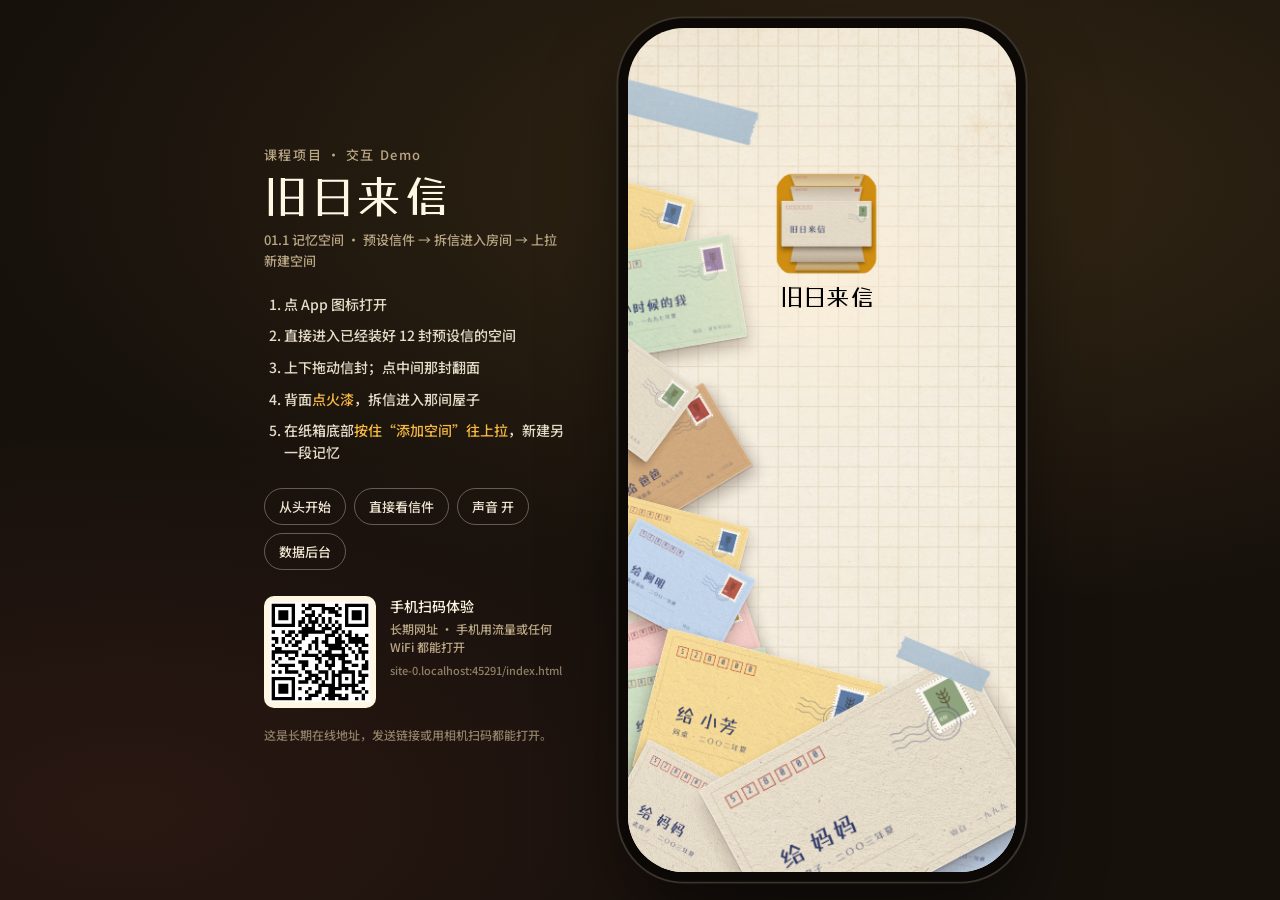
<file: index.html>
<!doctype html>
<html lang="zh-CN">
<head>
  <meta charset="utf-8" />
  <meta name="viewport" content="width=device-width, initial-scale=1, viewport-fit=cover, user-scalable=no" />
  <meta name="theme-color" content="#1b0d00" />
  <meta name="apple-mobile-web-app-capable" content="yes" />
  <meta name="apple-mobile-web-app-status-bar-style" content="black-translucent" />
  <meta name="mobile-web-app-capable" content="yes" />
  <title>旧日来信 · 记忆空间 Demo</title>
  <link rel="icon" href="assets/fig/app_icon.png" />
  <link rel="apple-touch-icon" href="assets/pwa/icon-192.png" />
  <link rel="manifest" href="manifest.webmanifest" />
  <link rel="stylesheet" href="assets/fonts/lxgw-marker-gothic.css" />
  <link rel="stylesheet" href="assets/fonts/noto-sans-sc.css" />
  <link rel="stylesheet" href="css/app.css?v=20261026j" />
  <link rel="stylesheet" href="css/twin.css" />
</head>
<body>
  <div class="stage">
    <aside class="guide" aria-label="演示说明">
      <p class="guide-kicker">课程项目 · 交互 Demo</p>
      <h1>旧日来信</h1>
      <p class="guide-sub">01.1 记忆空间 · 预设信件 → 拆信进入房间 → 上拉新建空间</p>
      <ol class="guide-steps">
        <li>点 App 图标打开</li>
        <li>直接进入已经装好 12 封预设信的空间</li>
        <li>上下拖动信封；点中间那封翻面</li>
        <li>背面<b>点火漆</b>，拆信进入那间屋子</li>
        <li>在纸箱底部<b>按住“添加空间”往上拉</b>，新建另一段记忆</li>
      </ol>
      <div class="guide-actions">
        <button type="button" data-act="restart">从头开始</button>
        <button type="button" data-act="letters">直接看信件</button>
        <button type="button" data-act="sound" aria-pressed="true">声音 开</button>
        <a class="guide-link" href="https://jrlx-demo.pages.dev/admin.html" target="_blank" rel="noopener">数据后台</a>
      </div>
      <div class="guide-qr" id="guideQr" hidden>
        <div class="qr-img" id="qrImg"></div>
        <div class="qr-text">
          <p class="qr-k">手机扫码体验</p>
          <p class="qr-via" id="qrVia"></p>
          <p class="qr-url" id="qrUrl"></p>
          <div class="qr-ips" id="qrIps"></div>
        </div>
      </div>
      <p class="guide-note" id="guideNote">手机同一 WiFi 打开同一地址，全屏体验更好。</p>
    </aside>

    <div class="device" id="device">
      <div class="screen" id="screen">

        <!-- 01 启动页 -->
        <section class="view" id="v-launch" data-view="launch">
          <div class="launch-bg"></div>
          <div class="launch-deco" id="launchDeco"></div>
          <img class="launch-glow" src="assets/fig/icon_glow.svg" alt="" />
          <button class="app-icon" id="appIcon" type="button" aria-label="打开 旧日来信">
            <img src="assets/fig/app_icon.png" alt="" />
          </button>
          <p class="app-name">旧日来信</p>
          <div class="launch-front" id="launchFront"></div>
        </section>

        <!-- 02 空纸箱 + 03 为谁创建（同一屏：纸盘从箱底扯出来） -->
        <section class="view" id="v-box" data-view="box">
          <div class="box-bg"></div>
          <div class="box-shade"></div>
          <p class="corner-mark">记忆空间</p>
          <button type="button" class="box-back" id="boxBack">‹ 返回信件</button>
          <h2 class="ask" id="ask">为谁创建记忆空间？</h2>
          <svg class="pull-arrow" id="pullArrow" viewBox="0 0 120 110" aria-hidden="true">
            <path d="M60 104 V14 M16 56 L60 12 L104 56" fill="none" stroke="#fff" stroke-width="16" stroke-linecap="round" stroke-linejoin="round"/>
          </svg>
          <p class="pull-hint" id="pullHint">按住往上拖</p>
          <div class="disc-wrap" id="discWrap">
            <div class="disc" id="disc">
              <div class="disc-paper"></div>
              <div class="disc-divider" id="discDivider"></div>
            </div>
            <div class="disc-labels" id="discLabels">
              <button type="button" class="opt" data-opt="self"><b>自己</b><span>邂逅曾经的自己</span></button>
              <button type="button" class="opt" data-opt="ta"><b>他人</b><span>再次遇见记忆中的TA</span></button>
            </div>
          </div>
          <div class="pull-zone" id="pullZone"></div>
        </section>

        <!-- 表单（为自己 / 为TA，复用） -->
        <section class="view" id="v-form" data-view="form">
          <div class="form-bg"></div>
          <p class="corner-mark">记忆空间</p>
          <img class="tape" src="assets/fig/tape_lavender.png" alt="" />
          <div class="sheet" id="sheet">
            <div class="sheet-paper"></div>
            <div class="sheet-body" id="sheetBody"></div>
          </div>
          <input type="file" id="fileMulti" accept="image/*,video/*" multiple hidden />
          <input type="file" id="fileOne" accept="image/*" hidden />
        </section>

        <!-- 信件滚轮 -->
        <section class="view" id="v-letters" data-view="letters">
          <div class="letters-bg"></div>
          <div class="wheel" id="wheel"></div>
          <div class="box-inner-shadow"></div>
          <button type="button" class="straighten" id="straighten" aria-pressed="true">
            <span class="chk"><svg viewBox="0 0 18 18"><path d="M4 9.4 L7.6 12.8 L14 5.6" fill="none" stroke="#f4ecdd" stroke-width="2.2" stroke-linecap="round" stroke-linejoin="round"/></svg></span>
            摆正中间那封
          </button>
          <p class="letters-count" id="lettersCount">来信 · 12 封</p>
          <button type="button" class="add-space" id="addSpace" aria-label="按住向上拉，添加记忆空间">
            <span class="as-tab" aria-hidden="true">
              <span class="as-tab-plus">+</span>
              <span class="as-tab-copy"><b>添加空间</b><small>按住向上拉</small></span>
              <svg class="as-tab-arrow" viewBox="0 0 28 34">
                <path d="M14 29 V7 M5 15 L14 5 L23 15" fill="none" stroke="currentColor" stroke-width="2.4" stroke-linecap="round" stroke-linejoin="round"/>
              </svg>
            </span>
            <span class="face front as-envelope" aria-hidden="true">
              <span class="emboss"></span>
              <span class="as-plus">+</span>
              <span class="stamp"><span class="sf"></span><span class="as-stamp-plus">+</span></span>
              <img class="postmark" src="assets/fig/postmark.svg" alt="" />
              <span class="to">添加空间</span>
              <span class="addr">按住向上拉 · 打开一段新的记忆</span>
              <span class="rule"></span>
              <span class="from">空白信封 · 等你填写</span>
              <svg class="as-arrow" viewBox="0 0 28 34">
                <path d="M14 29 V7 M5 15 L14 5 L23 15" fill="none" stroke="currentColor" stroke-width="2.4" stroke-linecap="round" stroke-linejoin="round"/>
              </svg>
            </span>
          </button>
        </section>

        <!-- 定制 / 我的：组员各自做的部分（parts/custom、parts/mine），用 iframe 接进来；
             占位卡片只在 iframe 没加载出来时看得到 -->
        <section class="view" id="v-create" data-view="create">
          <div class="plain-bg wood"></div>
          <div class="soon"><p class="soon-k">定制</p><h3>纪念册</h3><p>模板 → 素材 → 编辑 → 预览 → 导出<br/><span class="soon-hint">正在打开…</span></p></div>
          <iframe class="part-frame" data-part="custom" title="定制" allow="autoplay"></iframe>
        </section>
        <section class="view" id="v-mine" data-view="mine">
          <div class="plain-bg cream"></div>
          <div class="soon"><p class="soon-k">我的</p><h3>个人中心</h3><p>账号 · 隐私 · 偏好<br/><span class="soon-hint">正在打开…</span></p></div>
          <iframe class="part-frame" data-part="mine" title="我的" allow="autoplay"></iframe>
        </section>

        <!-- 底栏（多屏共用） -->
        <nav class="tabbar" id="tabbar" aria-label="底栏">
          <div class="tab-paper"></div>
          <svg class="tab-circle" id="tabCircle" viewBox="0 0 113.793 101.629" aria-hidden="true"></svg>
          <button type="button" class="tab" data-tab="space"><span class="ti" data-icon="space"></span><span class="tl">空间</span></button>
          <button type="button" class="tab" data-tab="create"><span class="ti" data-icon="create"></span><span class="tl">定制</span></button>
          <button type="button" class="tab" data-tab="mine"><span class="ti" data-icon="mine"></span><span class="tl">我的</span></button>
        </nav>

        <!-- 记忆空间（房间） -->
        <section class="view" id="v-room" data-view="room">
          <img class="room-ph" id="roomPh" src="assets/fig/room_desk.jpg" alt="" />
          <iframe class="room-frame" id="roomFrame" title="那间屋子" allow="autoplay"></iframe>
          <button type="button" class="back-btn room-back" id="roomBack" aria-label="回到信件"></button>
          <p class="rotate-hint" id="rotateHint">横过手机，看得更全</p>
        </section>

        <div class="veil" id="veil"></div>
        <div class="toast" id="toast"></div>
      </div>
    </div>
  </div>
  <script src="assets/lib/qrcode.js"></script>
  <script src="js/ai-config.js?v=20261106c"></script>
  <script src="shared/twin.js?v=20261106c"></script>
  <script src="shared/film.js"></script>
  <script src="js/twin-build.js?v=20261026a"></script>
  <script src="js/store.js?v=20261106c"></script>
  <script src="js/app.js?v=20261026j"></script>
</body>
</html>
</file>
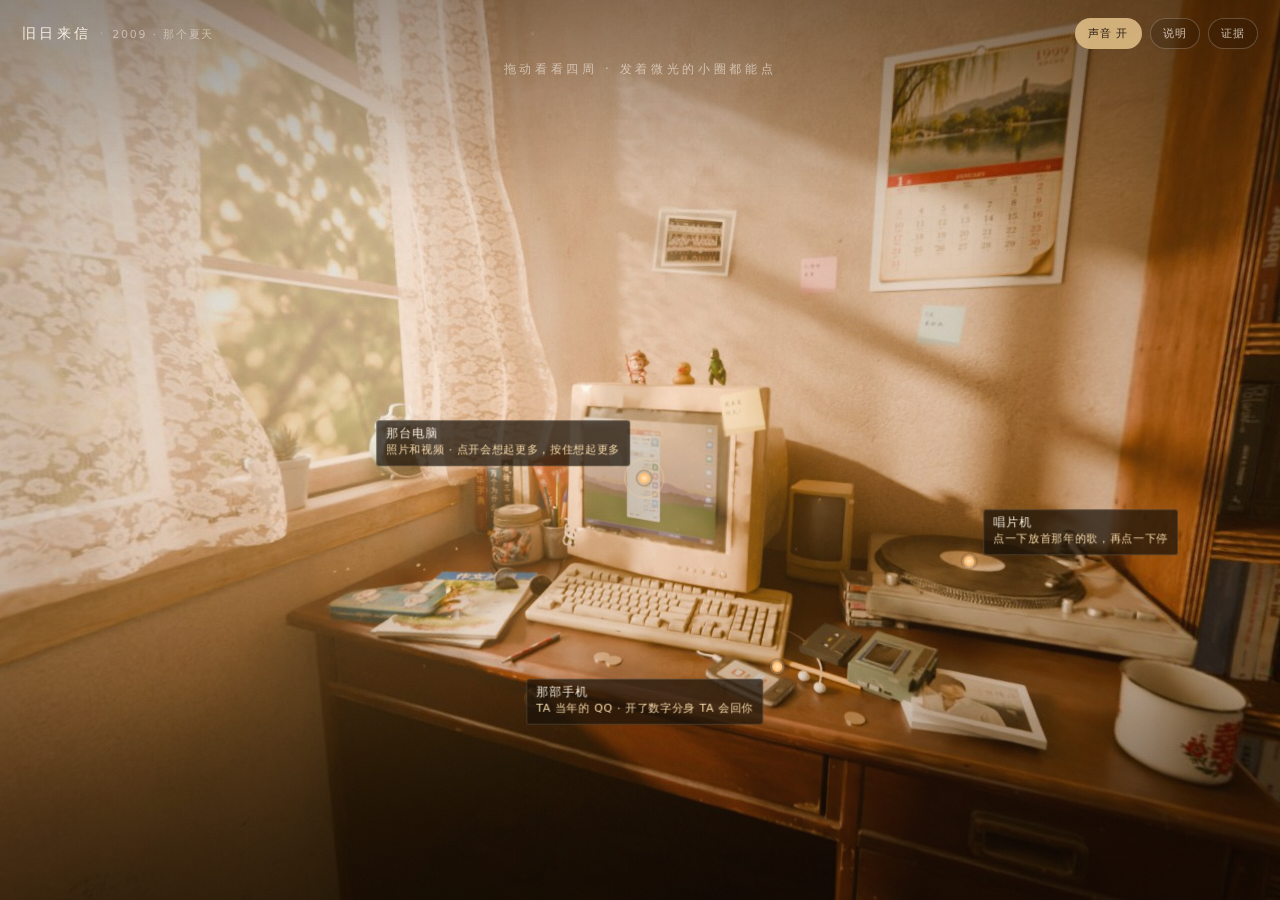
<file: room/index.html>
<!doctype html>
<html lang="zh-CN">
<head>
  <meta charset="utf-8" />
  <meta name="viewport" content="width=device-width, initial-scale=1, viewport-fit=cover" />
  <meta name="theme-color" content="#120e0a" />
  <title>旧日来信 · 2009 那个夏天</title>
  <link rel="stylesheet" href="css/style.css?v=20261024b" />
  <link rel="stylesheet" href="css/devices.css?v=20261024b" />
</head>
<body>
  <main id="app">
    <canvas id="pano" aria-label="2009 年的卧室，可以拖动环顾"></canvas>
    <div class="screen-tint" aria-hidden="true"></div>
    <div class="grain" aria-hidden="true"></div>

    <div id="spots" class="spots" aria-hidden="true"></div>

    <header class="hud">
      <div class="hud-left">
        <span class="brand">旧日来信</span>
        <span class="dot">·</span>
        <span id="spaceName" class="space-name">2009 · 那个夏天</span>
      </div>
      <div class="hud-right">
        <button id="btnSound" class="tool" aria-pressed="false">声音 关</button>
        <button id="btnGuide" class="tool">说明</button>
        <button id="btnLegend" class="tool">证据</button>
      </div>
    </header>

    <div id="hint" class="hint">拖动 · 环顾 · 点物件</div>
    <div id="whisper" class="whisper" role="status" aria-live="polite"></div>

    <aside id="card" class="card" hidden></aside>

    <div id="legend" class="legend" hidden>
      <div class="legend-paper">
        <p class="legend-kicker">这件东西，是从哪儿来的</p>
        <h3>证据等级</h3>
        <ul>
          <li><b data-level="A">A</b><span>真实出现</span><p>原话、原图、原文件，能翻到出处。</p></li>
          <li><b data-level="B">B</b><span>你确认过</span><p>你补充过，但原始材料里没有。</p></li>
          <li><b data-level="C">C</b><span>推测</span><p>从照片、语气、旁人的话里推出来的。</p></li>
          <li><b data-level="D">D</b><span>模型生成</span><p>为了让空间完整而补的，不是你要的那件事。</p></li>
        </ul>
        <p class="legend-foot">宁可说「记录里没有」，也不编。</p>
      </div>
    </div>

    <div id="boot" class="boot"><span>正在把房间点亮</span></div>
  </main>

  <script src="../js/ai-config.js?v=20261106c"></script>
  <script src="../js/store.js?v=20261106c"></script>
  <script src="../shared/twin.js?v=20261106c"></script>
  <script src="../shared/film.js"></script>
  <script type="module" src="js/app.js?v=20261106e"></script>
</body>
</html>
</file>
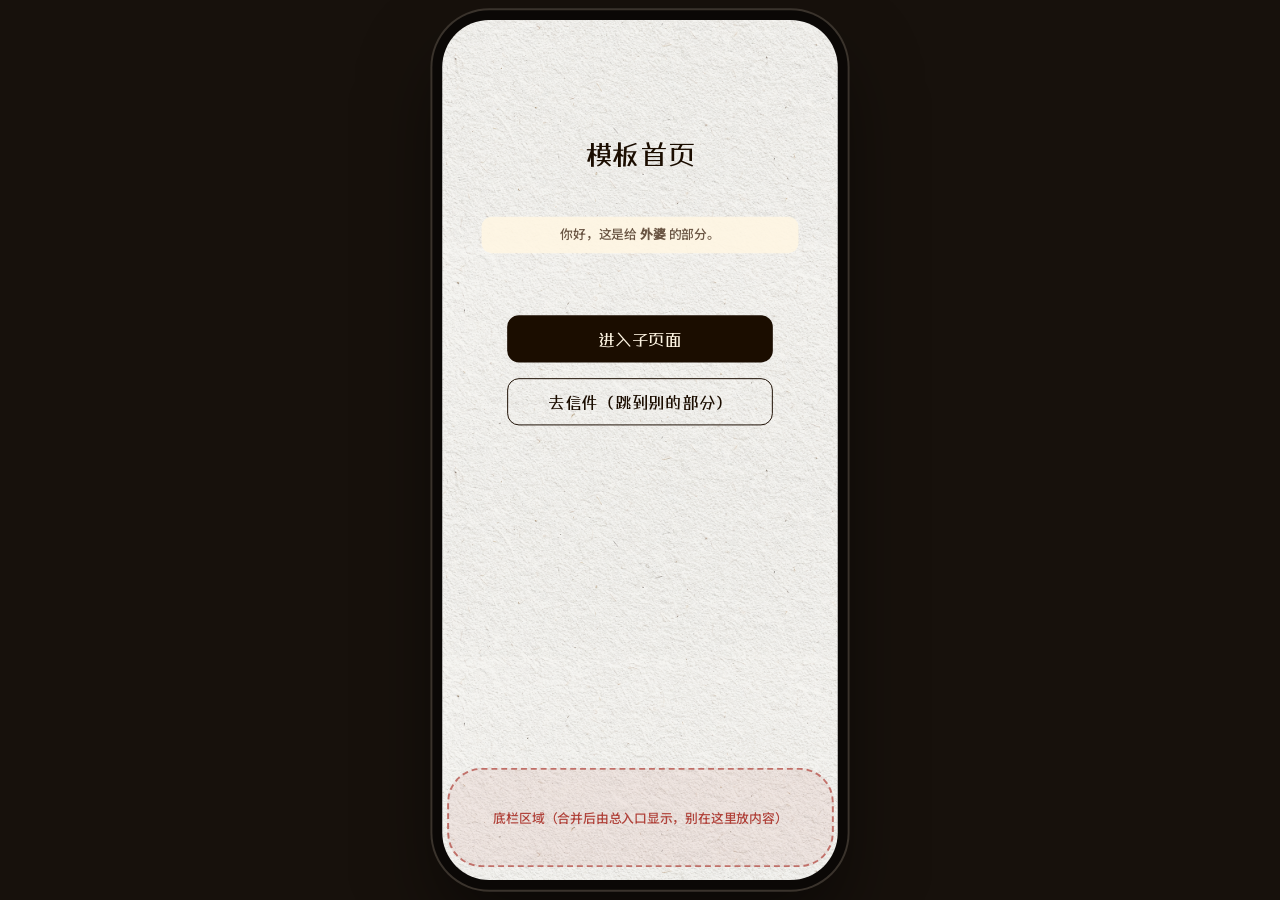
<file: parts/_template/index.html>
<!doctype html>
<html lang="zh-CN">
<head>
  <meta charset="utf-8" />
  <meta name="viewport" content="width=device-width, initial-scale=1, user-scalable=no" />
  <title>旧日来信 · 模板部分</title>
  <!-- 公共样式和 bridge 必须先引入，路径不要改 -->
  <link rel="stylesheet" href="../../shared/tokens.css" />
  <link rel="stylesheet" href="style.css" />
</head>
<body>
  <!-- 整个部分只有这一块 402×874 的屏幕；多个页面用 .page 切换 -->
  <main class="screen tex-paper">

    <!-- 首页（tab 页：底栏可见，内容别超过 760px） -->
    <section class="page on" data-page="home">
      <h1 class="title">模板首页</h1>
      <p class="jrlx-note hello">你好，这是给 <b id="who"></b> 的部分。</p>
      <button type="button" class="btn" data-goto="detail">进入子页面</button>
      <button type="button" class="btn ghost" data-jump="letters">去信件（跳到别的部分）</button>
    </section>

    <!-- 子页面（全屏：隐藏底栏，左上角返回） -->
    <section class="page" data-page="detail">
      <button type="button" class="jrlx-back" data-goto="home" aria-label="返回"></button>
      <h1 class="title">子页面</h1>
      <p class="jrlx-note hello">点了 <b id="count">0</b> 次（刷新后还在，用的是 JRLX.save）</p>
      <button type="button" class="btn" id="plus">点一下</button>
    </section>

  </main>

  <script src="../../shared/bridge.js"></script>
  <script src="main.js"></script>
</body>
</html>
</file>
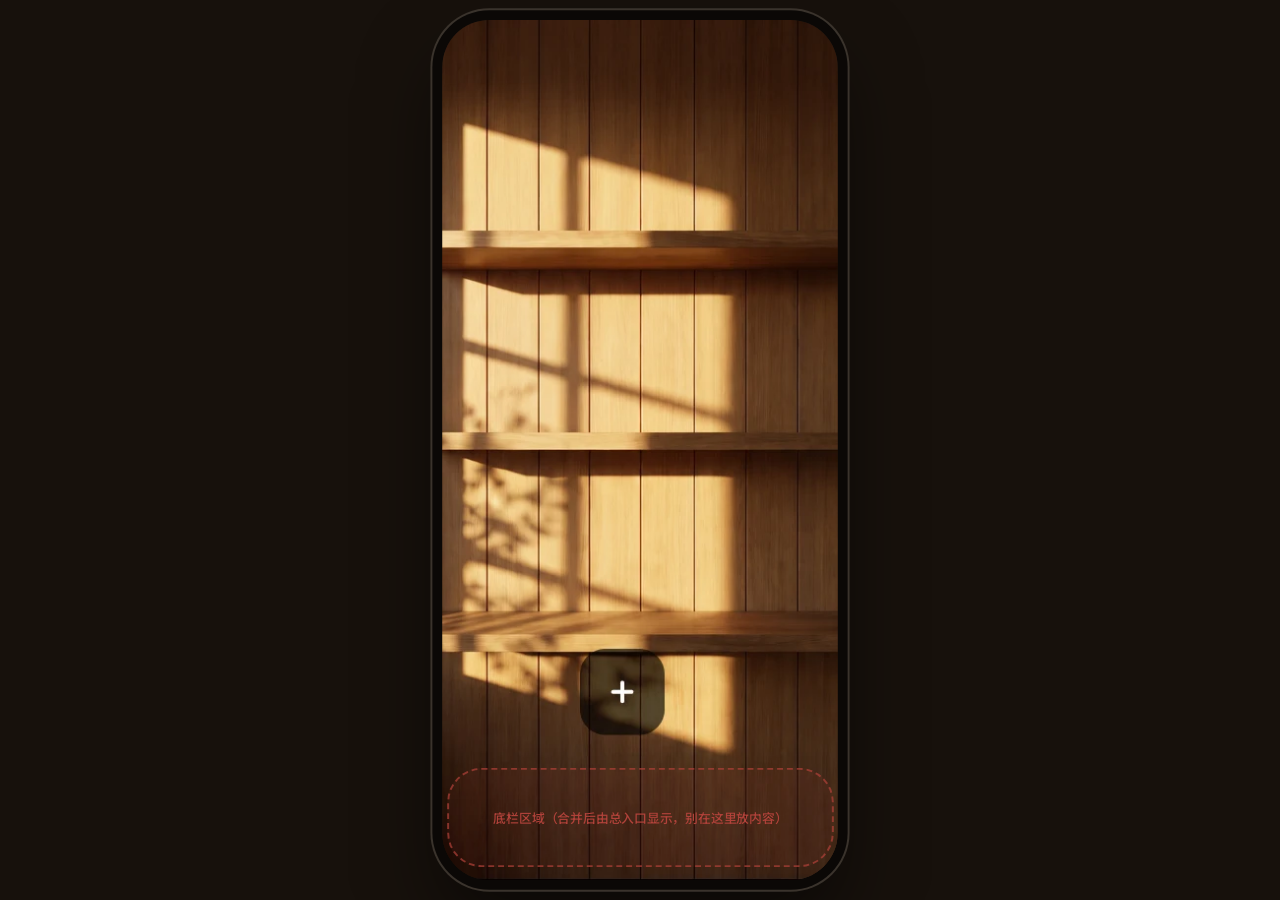
<file: parts/custom/index.html>
<!doctype html>
<html lang="zh-CN">
<head>
  <meta charset="utf-8" />
  <meta name="viewport" content="width=device-width, initial-scale=1, user-scalable=no" />
  <title>旧日来信 · 定制相册</title>
  <!-- 公共样式和 bridge 必须先引入，路径不要改 -->
  <link rel="stylesheet" href="../../shared/tokens.css" />
  <link rel="stylesheet" href="style.css" />
</head>
<body>
  <!-- 整个部分只有这一块 402×874 的屏幕；每一屏由 fidelity.js 用 Figma 导出图 + 热区拼出来 -->
  <main class="screen album" id="screen" aria-label="旧日来信相册定制">
    <div class="stage" id="stage"></div>
    <div class="toast" id="toast" role="status" aria-live="polite"></div>
  </main>

  <input id="picker" class="native-picker" type="file" accept="image/*" multiple />

  <script src="../../shared/bridge.js"></script>
  <script src="fidelity.js"></script>
</body>
</html>
</file>
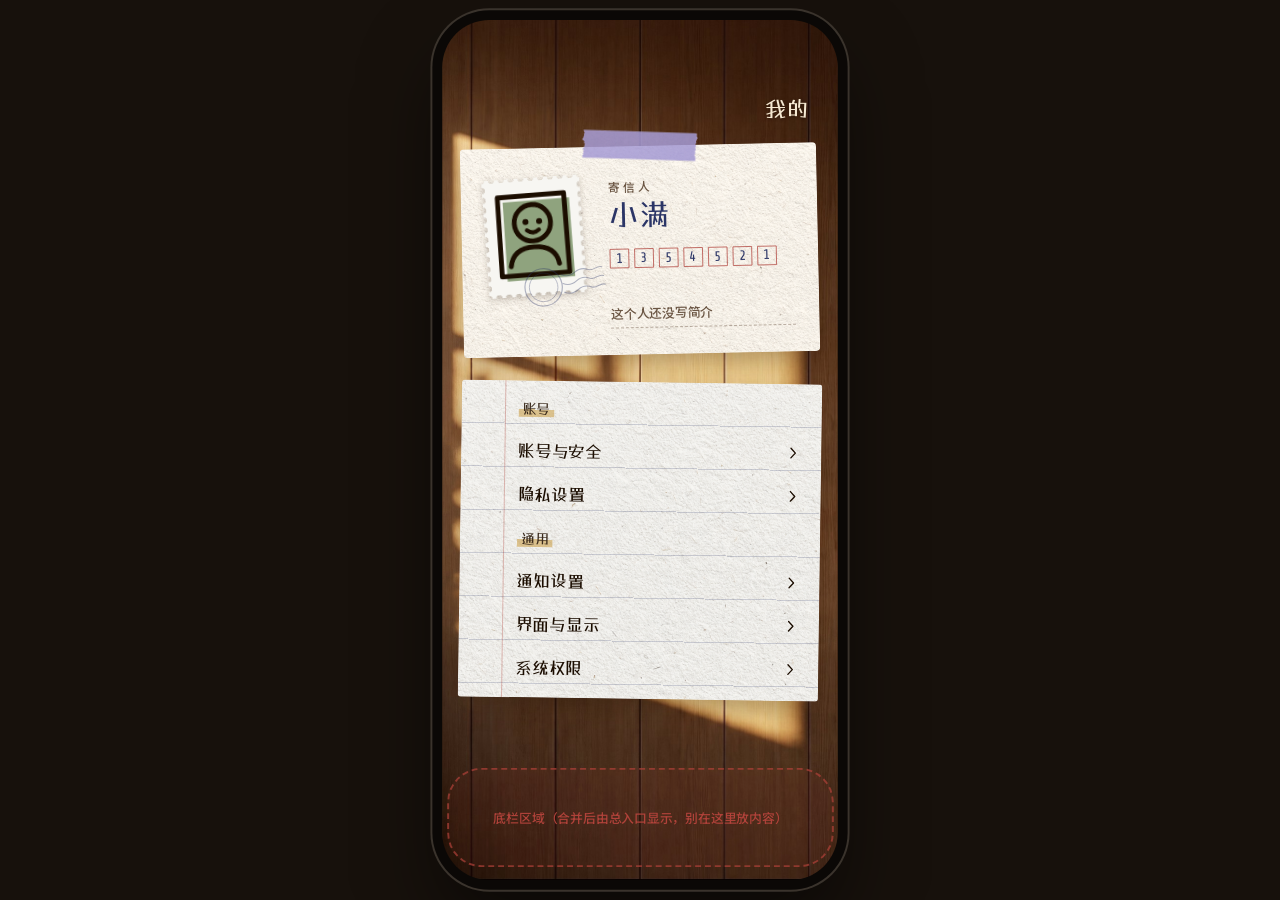
<file: parts/mine/index.html>
<!doctype html>
<html lang="zh-CN">
<head>
  <meta charset="utf-8" />
  <meta name="viewport" content="width=device-width, initial-scale=1, user-scalable=no" />
  <title>旧日来信 · 我的</title>
  <!-- 公共样式和 bridge 必须先引入，路径不要改 -->
  <link rel="stylesheet" href="../../shared/tokens.css" />
  <link rel="stylesheet" href="style.css" />
</head>
<body>
  <!-- 整个部分只有这一块 402×874 的屏幕；多个页面用 .page 切换 -->
  <main class="screen">

    <!-- 首页：个人中心（tab 首页：底栏可见，内容不超过 y=760） -->
    <section class="page on" data-page="home">
      <h1 class="htitle">我的</h1>

      <!-- 寄信人卡：头像做成邮票（同底栏「我的」图标），账号用信封上的红框邮编格 -->
      <div class="sender tex-card rise">
        <img class="tape" src="../../assets/fig/tape_lavender.png" alt="" />
        <div class="stamp-wrap">
          <div class="stamp">
            <svg viewBox="12 9.5 41 47" aria-hidden="true">
              <path d="M15.5 12.5 L48.5 12.2 L48.8 51.5 L15.2 51.8 Z" fill="#8FA37E" transform="translate(2.5 2.5)"/>
              <g fill="none" stroke="#1B0D00" stroke-width="2.4" stroke-linecap="round" stroke-linejoin="round">
                <path d="M15.5 12.5 L48.5 12.2 L48.8 51.5 L15.2 51.8 Z"/>
                <path d="M32 17 C37 16.9 41 20.9 41 26 C41 31 37 35 32 35 C27 35.1 23 31.1 23 26 C23 21 27 17.1 32 17 Z"/>
                <path d="M20 47 Q21.5 38 32 38 Q42.5 38 44 47"/>
                <path d="M29 29.6 Q32 32 35 29.6" stroke-width="2"/>
              </g>
              <circle cx="28.6" cy="25.4" r="1.5" fill="#1B0D00"/><circle cx="35.4" cy="25.4" r="1.5" fill="#1B0D00"/>
            </svg>
          </div>
        </div>
        <img class="pmark" src="../../assets/fig/postmark.svg" alt="" />
        <p class="s-kicker">寄信人</p>
        <p class="s-name" id="pName">小满</p>
        <div class="s-zip" aria-label="用户账号 1354521"><i>1</i><i>3</i><i>5</i><i>4</i><i>5</i><i>2</i><i>1</i></div>
        <p class="s-bio" id="pBio">这个人还没写简介</p>
      </div>

      <!-- 菜单写在一张横线信纸上，每行正好压在横线上 -->
      <div class="sheet rise d1">
        <p class="glabel"><span>账号</span></p>
        <button type="button" class="row" data-goto="account"><span class="row-t">账号与安全</span><i class="chev"></i></button>
        <button type="button" class="row" data-goto="privacy"><span class="row-t">隐私设置</span><i class="chev"></i></button>
        <p class="glabel"><span>通用</span></p>
        <button type="button" class="row" data-goto="notif"><span class="row-t">通知设置</span><i class="chev"></i></button>
        <button type="button" class="row" data-goto="display"><span class="row-t">界面与显示</span><i class="chev"></i></button>
        <button type="button" class="row" data-goto="perm"><span class="row-t">系统权限</span><i class="chev"></i></button>
      </div>
    </section>

    <!-- 设置 · 账号与安全 -->
    <section class="page" data-page="account">
      <button type="button" class="jrlx-back" data-goto="home" aria-label="返回"></button>
      <h1 class="ptitle">账号与安全</h1>

      <div class="card full" style="top:120px">
        <button type="button" class="row h49" data-toast="演示版暂不支持修改">
          <span class="row-t">手机号</span><span class="row-v ink2">＋86137****1220</span><i class="chev"></i>
        </button>
        <button type="button" class="row h49" data-toast="演示版暂不支持修改">
          <span class="row-t">登录密码</span><span class="row-v">设置</span><i class="chev"></i>
        </button>
      </div>

      <div class="card full" style="top:256px">
        <div class="row h49">
          <span class="row-t">记住登录信息</span>
          <button type="button" class="switch" id="swRemember" role="switch" aria-checked="true"><i class="knob"></i></button>
        </div>
        <button type="button" class="row h49" data-toast="演示版暂不支持修改">
          <span class="row-t">登录设备管理</span><i class="chev"></i>
        </button>
      </div>

      <button type="button" class="card full quit-btn" style="top:392px" id="btnQuit">注销账号</button>
    </section>

    <!-- 设置 · 隐私设置 -->
    <section class="page" data-page="privacy">
      <button type="button" class="jrlx-back" data-goto="home" aria-label="返回"></button>
      <h1 class="ptitle">隐私设置</h1>
      <div class="card full" style="top:120px">
        <button type="button" class="row h49" data-doc="用户协议"><span class="row-t">用户协议</span><i class="chev"></i></button>
        <button type="button" class="row h49" data-doc="隐私政策"><span class="row-t">隐私政策</span><i class="chev"></i></button>
      </div>
    </section>

    <!-- 设置 · 系统权限 -->
    <section class="page" data-page="perm">
      <button type="button" class="jrlx-back" data-goto="home" aria-label="返回"></button>
      <h1 class="ptitle">系统权限</h1>
      <div class="card full" style="top:132px">
        <button type="button" class="row h48" data-perm="perm_location" data-name="位置信息" data-def="1">
          <span class="row-t">允许位置信息权限访问</span><span class="perm-st"></span><i class="chev"></i>
        </button>
        <button type="button" class="row h48" data-perm="perm_calendar" data-name="日历" data-def="0">
          <span class="row-t">允许日历权限访问</span><span class="perm-st"></span><i class="chev"></i>
        </button>
        <button type="button" class="row h48" data-perm="perm_photos" data-name="照片" data-def="1">
          <span class="row-t">允许照片权限访问</span><span class="perm-st"></span><i class="chev"></i>
        </button>
        <button type="button" class="row h48" data-perm="perm_camera" data-name="相机" data-def="0">
          <span class="row-t">允许相机权限访问</span><span class="perm-st"></span><i class="chev"></i>
        </button>
        <button type="button" class="row h48" data-perm="perm_mic" data-name="麦克风" data-def="0">
          <span class="row-t">允许麦克风权限访问</span><span class="perm-st"></span><i class="chev"></i>
        </button>
      </div>
      <p class="hint">点击条目可切换授权状态（演示）</p>
    </section>

    <!-- 设置 · 通知设置 -->
    <section class="page" data-page="notif">
      <button type="button" class="jrlx-back" data-goto="home" aria-label="返回"></button>
      <h1 class="ptitle">通知设置</h1>
      <div class="card full" style="top:132px">
        <div class="row h49">
          <span class="row-t">消息通知</span>
          <button type="button" class="switch" id="swNotifMain" role="switch" aria-checked="true"><i class="knob"></i></button>
        </div>
      </div>
      <div class="card full" style="top:205px">
        <div class="row h49">
          <span class="row-t">应用内顶部浮层提醒</span>
          <button type="button" class="switch sub" id="swNotifFloat" role="switch" aria-checked="true"><i class="knob"></i></button>
        </div>
        <div class="row h49">
          <span class="row-t">接受设备通知栏提醒</span>
          <button type="button" class="switch sub" id="swNotifDevice" role="switch" aria-checked="true"><i class="knob"></i></button>
        </div>
      </div>
      <p class="hint" style="top:330px">关闭「消息通知」后，下方提醒方式将不可用</p>
    </section>

    <!-- 设置 · 界面与显示 -->
    <section class="page" data-page="display">
      <button type="button" class="jrlx-back" data-goto="home" aria-label="返回"></button>
      <h1 class="ptitle">界面与显示</h1>
      <div class="card full" style="top:132px">
        <div class="row h49">
          <span class="row-t">深色模式</span>
          <button type="button" class="switch" id="swDark" role="switch" aria-checked="false"><i class="knob"></i></button>
        </div>
        <div class="row h49">
          <span class="row-t">支持横屏模式</span>
          <button type="button" class="switch" id="swLandscape" role="switch" aria-checked="false"><i class="knob"></i></button>
        </div>
      </div>
      <div class="card full" style="top:271px">
        <button type="button" class="row h44" id="btnFont"><span class="row-t">字体大小</span><span class="row-v" id="fontVal">标准</span><i class="chev"></i></button>
        <button type="button" class="row h44" data-toast="暂只支持简体中文"><span class="row-t">语言</span><span class="row-v">简体中文</span><i class="chev"></i></button>
      </div>
    </section>

    <!-- 协议文档页（用户协议 / 隐私政策共用） -->
    <section class="page" data-page="doc">
      <button type="button" class="jrlx-back" data-goto="privacy" aria-label="返回"></button>
      <h1 class="ptitle" id="docTitle">用户协议</h1>
      <div class="doc-body jrlx-note" id="docBody"></div>
    </section>

    <!-- 注销账号确认层 -->
    <div class="mask" id="quitMask"></div>
    <div class="quit-sheet" id="quitSheet" role="dialog" aria-modal="true" aria-label="确认注销账号">
      <p class="q-title">确认注销账号？</p>
      <p class="q-sub">注销后账号数据将无法恢复</p>
      <button type="button" class="q-danger" id="quitConfirm">确认注销</button>
      <button type="button" class="q-cancel" id="quitCancel">取消</button>
    </div>

  </main>

  <script src="../../shared/bridge.js"></script>
  <script src="main.js"></script>
</body>
</html>
</file>
<file: assets/fonts/lxgw-marker-gothic.css>
/* lxgw-marker-gothic-[0]-400-normal */
@font-face {
  font-family: 'LXGW Marker Gothic';
  font-style: normal;
  font-display: swap;
  font-weight: 400;
  src: url(files/lxgw-marker-gothic-0-400-normal.woff2) format('woff2');
  unicode-range: U+3401,U+3441,U+34fe,U+3502,U+3578,U+3585,U+35b8,U+35d8,U+35f1,U+3614,U+361b,U+361d,U+372e,U+3737,U+3757,U+3769,U+3909,U+3915,U+39c1,U+39cc,U+39ce,U+39d2,U+39e1,U+39e3,U+39fb,U+39fe,U+3a11,U+3a28,U+3a2a,U+3a3b,U+3a46,U+3a90,U+3b39,U+3c35,U+3d18-3d19,U+3dee,U+3e10,U+3e30,U+3f13,U+3f4e,U+3f80,U+3f8a,U+3ff8,U+4010,U+402f,U+4034,U+406f,U+40d7,U+4180,U+41f6,U+4204,U+4242,U+4308,U+4599,U+45b3,U+45c1,U+45c6,U+45d0,U+4606,U+4625,U+463c,U+479a,U+47d3,U+47d8,U+47e9,U+4821,U+488d,U+48a2,U+4acc,U+4bcb,U+4c85,U+4f28,U+502f,U+50aa,U+50eb,U+5111,U+5133,U+5210,U+521c,U+527a,U+527e,U+52e5,U+52fc,U+5327,U+5467,U+54ef,U+54f1,U+54f9,U+5529,U+558c,U+5593,U+55a2,U+55a4,U+55cb,U+5610,U+5677,U+56be,U+571d,U+5749,U+5771,U+579e,U+5860,U+5945,U+5952,U+5a78,U+5c67,U+5eb0,U+60bf,U+61a2,U+6250,U+6274,U+6277,U+6290,U+62c1,U+6303,U+6314-6315,U+6329,U+6331,U+6333,U+6354,U+6358-6359,U+635d,U+637e,U+639c-639d,U+63c7,U+63cb-63cc,U+63d9,U+63e2,U+63eb;
}

/* lxgw-marker-gothic-[1]-400-normal */
@font-face {
  font-family: 'LXGW Marker Gothic';
  font-style: normal;
  font-display: swap;
  font-weight: 400;
  src: url(files/lxgw-marker-gothic-1-400-normal.woff2) format('woff2');
  unicode-range: U+63ec,U+63fb,U+6419,U+641d,U+6424,U+6429,U+645d,U+6471,U+6486,U+648d,U+648f,U+64a8,U+64c9,U+64db,U+64fd,U+650b,U+650e,U+6515,U+6546,U+654b,U+6568,U+6571,U+6712,U+67eb,U+683f,U+684a,U+684d,U+686e,U+6878,U+68b9,U+690a,U+697b,U+6a20,U+6a42,U+6b41,U+6b95,U+6b97,U+6c8a,U+6c95,U+6ccf,U+6e62,U+6ed2,U+6f16,U+6fa9,U+7033,U+7047,U+70a3,U+70cc,U+70f0,U+70f3,U+714f,U+7161,U+719d,U+71a5,U+71b0,U+71bb,U+71c2,U+71d6,U+7227,U+725a,U+7278,U+7285,U+730c,U+75b6,U+75ba,U+75da,U+75e1,U+7657,U+7660,U+7721,U+77a8,U+7804,U+781b,U+785e,U+7869,U+78ab,U+78df,U+7924,U+79e5,U+79ee,U+7a34,U+7a9e,U+7ab5,U+7af3,U+7af5,U+7b12,U+7c85,U+7c9e,U+7ccb,U+7d5a,U+7ddf,U+7dea,U+7e12,U+7e16,U+7e4f,U+7e77,U+7f76,U+7fcd,U+7ff8,U+801e,U+806c,U+80a8,U+80d0,U+80d8,U+80ee,U+80f2,U+8161,U+8181,U+818b,U+818e,U+81ad,U+81c1,U+81fd,U+834d,U+83e3,U+8573,U+85b8,U+85c3,U+867c,U+86bb,U+8705,U+8752,U+875b,U+8779,U+8794-8795,U+87b7,U+8818,U+8940,U+8a04,U+8a4f,U+8b3c,U+8b40,U+8c4d;
}

/* lxgw-marker-gothic-[2]-400-normal */
@font-face {
  font-family: 'LXGW Marker Gothic';
  font-style: normal;
  font-display: swap;
  font-weight: 400;
  src: url(files/lxgw-marker-gothic-2-400-normal.woff2) format('woff2');
  unicode-range: U+8c6d,U+8d0c,U+8d92,U+8dc1,U+8dc8,U+8dcd,U+8dd4-8dd5,U+8dd9,U+8e1c,U+8e58,U+8e73,U+8e7d,U+8e98,U+8ebd,U+8ec1,U+9029,U+9070,U+9147,U+91b9,U+9202,U+9254,U+9311,U+9595,U+96fa,U+9757,U+9815,U+999d,U+99a6,U+9abf,U+9b16,U+9b1e,U+9b6c,U+9b98,U+9ba1,U+9bbb,U+9c07,U+9c17,U+9d41,U+9d64,U+9d7b,U+9ddd,U+9eb6,U+9ed7,U+9f46,U+9f56,U+9f74,U+9f7b,U+2028e,U+203b7,U+20546-20547,U+20584,U+205fb,U+20731,U+207a9,U+207ad,U+20803,U+2081d,U+20895,U+20bd7,U+20cbf,U+21883,U+21cde,U+22399,U+22ab1,U+22ae6,U+22bed,U+22bfe,U+22c64,U+22cb4,U+22cb8,U+22cc6,U+22cea,U+22d80,U+22f0c,U+22f1b,U+23073,U+236ee,U+23b88,U+23ca9,U+23ef8,U+23f0e,U+241ac,U+24259,U+242b6,U+2430d,U+24352,U+24419,U+24430,U+24605,U+2479a,U+24c8d,U+24d83,U+24e01,U+24e31,U+24e85,U+24eaa,U+2524c,U+2531a,U+25349,U+25435,U+25bdf,U+25be5,U+25c14,U+25d0a,U+25e86,U+2624e,U+26293,U+26706,U+267ea,U+2725f,U+27285,U+27304,U+27a63,U+27b99,U+27ef4,U+27fec,U+27ff3,U+280be-280bf,U+280f0,U+28154,U+28468,U+28487,U+28891,U+2947e,U+296a8,U+296e9,U+29704,U+29730,U+29d71,U+29e19,U+29e36;
}

/* lxgw-marker-gothic-[4]-400-normal */
@font-face {
  font-family: 'LXGW Marker Gothic';
  font-style: normal;
  font-display: swap;
  font-weight: 400;
  src: url(files/lxgw-marker-gothic-4-400-normal.woff2) format('woff2');
  unicode-range: U+1f921-1f930,U+1f932-1f935,U+1f937-1f939,U+1f940-1f944,U+1f947-1f94a,U+1f950-1f95f,U+1f962-1f967,U+1f969-1f96a,U+1f980-1f981,U+1f984-1f98d,U+1f990-1f992,U+1f994-1f996,U+1f9c0,U+1f9d0,U+1f9d2,U+1f9d4,U+1f9d6,U+1f9d8,U+1f9da,U+1f9dc-1f9dd,U+1f9df-1f9e2,U+1f9e5-1f9e6,U+20024,U+20487,U+20779,U+20c41,U+20c78,U+20d71,U+20e98,U+20ef9,U+2107b,U+210c1,U+22c51,U+233b4,U+24a12,U+2512b,U+2546e,U+25683,U+267cc,U+269f2,U+27657,U+282e2,U+2898d,U+29d5a,U+f0001-f0005,U+f0019,U+f009b,U+f0101-f0104,U+f012b,U+f01ba,U+f01d6,U+f0209,U+f0217,U+f0223-f0224,U+fc355,U+fe327,U+fe517,U+feb97,U+fffb4;
}

/* lxgw-marker-gothic-[10]-400-normal */
@font-face {
  font-family: 'LXGW Marker Gothic';
  font-style: normal;
  font-display: swap;
  font-weight: 400;
  src: url(files/lxgw-marker-gothic-10-400-normal.woff2) format('woff2');
  unicode-range: U+ff78-ff7e,U+ff80-ff86,U+ff89-ff94,U+ff97-ff9e,U+ffb9,U+ffe0-ffe3,U+ffe9,U+ffeb,U+ffed,U+fffc,U+1d7c7,U+1f004,U+1f0cf,U+1f141-1f142,U+1f150,U+1f154,U+1f158,U+1f15b,U+1f15d-1f15e,U+1f162-1f163,U+1f170-1f171,U+1f174,U+1f177-1f178,U+1f17d-1f17f,U+1f192-1f195,U+1f197-1f19a,U+1f1e6-1f1f5,U+1f1f7-1f1ff,U+1f21a,U+1f22f,U+1f232-1f237,U+1f239-1f23a,U+1f250-1f251,U+1f300,U+1f302-1f319;
}

/* lxgw-marker-gothic-[11]-400-normal */
@font-face {
  font-family: 'LXGW Marker Gothic';
  font-style: normal;
  font-display: swap;
  font-weight: 400;
  src: url(files/lxgw-marker-gothic-11-400-normal.woff2) format('woff2');
  unicode-range: U+fa0a,U+fa0c,U+fa11,U+fa17,U+fa19,U+fa1b,U+fa1d,U+fa26,U+fa2c,U+fb01,U+fdfc,U+fe0e,U+fe33-fe36,U+fe38-fe44,U+fe49-fe51,U+fe54,U+fe56-fe57,U+fe59-fe5c,U+fe5f-fe6a,U+fe8e,U+fe92-fe93,U+feae,U+fecb-fecc,U+fee0,U+feec,U+fef3,U+ff04,U+ff07,U+ff26-ff2c,U+ff31-ff32,U+ff35-ff37,U+ff39-ff3a,U+ff3c,U+ff3e-ff5b,U+ff5d,U+ff61-ff65,U+ff67-ff68,U+ff6a,U+ff6c-ff77;
}

/* lxgw-marker-gothic-[12]-400-normal */
@font-face {
  font-family: 'LXGW Marker Gothic';
  font-style: normal;
  font-display: swap;
  font-weight: 400;
  src: url(files/lxgw-marker-gothic-12-400-normal.woff2) format('woff2');
  unicode-range: U+f78a-f78c,U+f78e,U+f792-f796,U+f798,U+f79c,U+f7f5,U+f812,U+f815,U+f876,U+f8f5,U+f8f8,U+f8ff,U+f901-f902,U+f904,U+f906,U+f909-f90a,U+f90f,U+f914,U+f918-f919,U+f91b,U+f91d,U+f91f,U+f923,U+f925,U+f92d-f92f,U+f934,U+f937-f938,U+f93d,U+f93f,U+f941,U+f949,U+f94c,U+f94e-f94f,U+f95a,U+f95d-f95e,U+f961-f963,U+f965-f970,U+f974,U+f976-f97a,U+f97c,U+f97e-f97f,U+f981,U+f983,U+f988,U+f98a,U+f98c,U+f98e,U+f996-f997,U+f999-f99a,U+f99c,U+f99f-f9a0,U+f9a3,U+f9a8,U+f9ad,U+f9b2-f9b6,U+f9b9-f9ba,U+f9bd-f9be,U+f9c1,U+f9c4,U+f9c7,U+f9ca,U+f9cd,U+f9d0-f9d1,U+f9d3-f9d4,U+f9d7-f9d8,U+f9dc-f9dd,U+f9df-f9e1,U+f9e4,U+f9e8-f9ea,U+f9f4,U+f9f6-f9f7,U+f9f9-f9fa,U+f9fc-fa01,U+fa03-fa04,U+fa06,U+fa08-fa09;
}

/* lxgw-marker-gothic-[23]-400-normal */
@font-face {
  font-family: 'LXGW Marker Gothic';
  font-style: normal;
  font-display: swap;
  font-weight: 400;
  src: url(files/lxgw-marker-gothic-23-400-normal.woff2) format('woff2');
  unicode-range: U+9ee5,U+9ee7,U+9eee,U+9ef3-9ef4,U+9ef6-9ef7,U+9ef9,U+9efb-9efd,U+9eff,U+9f07-9f09,U+9f10,U+9f14-9f15,U+9f19,U+9f22,U+9f29,U+9f2c,U+9f2f,U+9f31,U+9f34,U+9f37,U+9f39,U+9f3d-9f3e,U+9f41,U+9f4c-9f50,U+9f54,U+9f57,U+9f59,U+9f5c,U+9f5f-9f60,U+9f62-9f63,U+9f66-9f67,U+9f6a,U+9f6c,U+9f72,U+9f76-9f77,U+9f7f,U+9f84-9f85,U+9f88,U+9f8e,U+9f91,U+9f94-9f96,U+9f98,U+9f9a-9f9b,U+9f9f-9fa0,U+9fa2,U+9fa4,U+9ff0-9fff,U+a1f4,U+a4b0-a4b1,U+a4b3,U+a9c1-a9c2,U+aa31,U+ab34,U+ac00-ac01,U+ac04,U+ac08,U+ac10-ac11,U+ac13-ac16,U+ac19,U+ac1c-ac1d,U+ac24,U+ac70-ac71,U+ac74,U+ac77-ac78,U+ac80-ac81,U+ac83,U+ac8c,U+ac90,U+aca0,U+aca8-aca9,U+acac,U+acb0,U+acb8-acb9,U+acbc-acbd,U+acc1,U+acc4,U+ace0-ace1,U+ace4,U+ace8,U+acf0-acf1,U+acf3,U+acf5,U+acfc;
}

/* lxgw-marker-gothic-[24]-400-normal */
@font-face {
  font-family: 'LXGW Marker Gothic';
  font-style: normal;
  font-display: swap;
  font-weight: 400;
  src: url(files/lxgw-marker-gothic-24-400-normal.woff2) format('woff2');
  unicode-range: U+9d77,U+9d7a,U+9d7e,U+9d87,U+9d89,U+9d8f,U+9d91-9d93,U+9d96,U+9d98,U+9d9a,U+9da1-9da2,U+9da5,U+9da9,U+9dab-9dac,U+9db1-9db2,U+9db5,U+9db9-9dbc,U+9dbf-9dc2,U+9dc4,U+9dc7-9dc9,U+9dd3,U+9dd6,U+9dd9-9dda,U+9dde-9ddf,U+9de2,U+9de5-9de6,U+9de8,U+9def-9df0,U+9df2-9df4,U+9df8,U+9dfa,U+9dfd,U+9dff,U+9e02,U+9e07,U+9e0a,U+9e11,U+9e15,U+9e18,U+9e1a-9e1b,U+9e1d-9e1e,U+9e20-9e23,U+9e25-9e26,U+9e2d,U+9e2f,U+9e33,U+9e35,U+9e3d-9e3f,U+9e42-9e43,U+9e45,U+9e48-9e4a,U+9e4c,U+9e4f,U+9e51,U+9e55,U+9e64,U+9e66,U+9e6b,U+9e6d-9e6e,U+9e70,U+9e73,U+9e75,U+9e78,U+9e80-9e83,U+9e87-9e88,U+9e8b-9e8c,U+9e90-9e91,U+9e93,U+9e96,U+9e9d,U+9ea1,U+9ea4,U+9ea6,U+9ea9-9eab,U+9ead,U+9eaf,U+9eb4,U+9eb7-9eba,U+9ebe-9ebf,U+9ecc-9ecd,U+9ed0,U+9ed2,U+9ed4,U+9ed9-9eda,U+9edc-9edd,U+9edf-9ee0,U+9ee2;
}

/* lxgw-marker-gothic-[25]-400-normal */
@font-face {
  font-family: 'LXGW Marker Gothic';
  font-style: normal;
  font-display: swap;
  font-weight: 400;
  src: url(files/lxgw-marker-gothic-25-400-normal.woff2) format('woff2');
  unicode-range: U+9bf0-9bf1,U+9bf5,U+9bf7,U+9bf9,U+9bfd,U+9bff,U+9c02,U+9c06,U+9c08-9c0a,U+9c0d,U+9c10,U+9c12-9c13,U+9c15,U+9c1c,U+9c1f,U+9c21,U+9c23-9c25,U+9c28-9c29,U+9c2d-9c2e,U+9c31-9c33,U+9c35-9c37,U+9c39-9c3b,U+9c3d-9c3e,U+9c40,U+9c42,U+9c45-9c49,U+9c52,U+9c54,U+9c56,U+9c58-9c5a,U+9c5d,U+9c5f-9c60,U+9c63,U+9c67-9c68,U+9c72,U+9c75,U+9c78,U+9c7a-9c7c,U+9c7f-9c81,U+9c87-9c88,U+9c8d,U+9c91,U+9c94,U+9c97,U+9c9b,U+9ca4,U+9ca8,U+9cab,U+9cad,U+9cb1-9cb3,U+9cb6-9cb8,U+9cc4-9cc5,U+9ccc-9ccd,U+9cd5-9cd7,U+9cdd-9cdf,U+9ce7,U+9ce9,U+9cee-9cf0,U+9cf2,U+9cfc-9cfe,U+9d03,U+9d06-9d08,U+9d0e,U+9d10,U+9d12,U+9d15,U+9d17,U+9d1d-9d1f,U+9d23,U+9d2b,U+9d2f-9d30,U+9d34,U+9d37,U+9d3d,U+9d42,U+9d50,U+9d52-9d53,U+9d59,U+9d5c,U+9d5e-9d61,U+9d6a,U+9d6f-9d70;
}

/* lxgw-marker-gothic-[26]-400-normal */
@font-face {
  font-family: 'LXGW Marker Gothic';
  font-style: normal;
  font-display: swap;
  font-weight: 400;
  src: url(files/lxgw-marker-gothic-26-400-normal.woff2) format('woff2');
  unicode-range: U+9a87,U+9a8a-9a8b,U+9a8f-9a91,U+9a97,U+9a9a,U+9a9e,U+9aa0-9aa1,U+9aa4-9aa5,U+9aaf-9ab1,U+9ab6-9ab7,U+9ab9-9aba,U+9abe,U+9ac0-9ac5,U+9ac8,U+9acb-9acc,U+9ace-9acf,U+9ad1,U+9ad5-9ad7,U+9ad9,U+9adf,U+9ae1,U+9ae3,U+9aea-9aeb,U+9aed,U+9aef,U+9af2,U+9af4,U+9af9,U+9afb,U+9afd,U+9b03-9b04,U+9b08,U+9b13,U+9b18,U+9b1f,U+9b22-9b23,U+9b28-9b2a,U+9b2c-9b30,U+9b32,U+9b3b,U+9b43,U+9b46-9b49,U+9b4b-9b4e,U+9b51,U+9b55,U+9b58,U+9b5b,U+9b5e-9b60,U+9b63,U+9b68-9b69,U+9b74,U+9b7d,U+9b80-9b81,U+9b83-9b84,U+9b87-9b88,U+9b8a-9b8b,U+9b8d-9b8e,U+9b90,U+9b92-9b95,U+9b97,U+9b9f-9ba0,U+9ba2-9ba3,U+9ba8,U+9bab,U+9bb0,U+9bb8,U+9bc0-9bc1,U+9bc3,U+9bc6-9bc8,U+9bd3-9bd7,U+9bd9,U+9bdb,U+9bdd,U+9be1-9be2,U+9be4-9be5,U+9be7,U+9bea,U+9bed-9bee;
}

/* lxgw-marker-gothic-[27]-400-normal */
@font-face {
  font-family: 'LXGW Marker Gothic';
  font-style: normal;
  font-display: swap;
  font-weight: 400;
  src: url(files/lxgw-marker-gothic-27-400-normal.woff2) format('woff2');
  unicode-range: U+993c-9940,U+9943-9944,U+9948-994a,U+994c-994e,U+9951,U+9954,U+995c,U+995e-995f,U+9961-9962,U+9965,U+9968,U+996a,U+996d-9972,U+9975-9976,U+997a,U+997c,U+997f-9980,U+9984-9985,U+9988,U+998b,U+998d,U+998f,U+9992,U+9994-9995,U+9997-9998,U+999c,U+999e,U+99a0-99a1,U+99ab,U+99af,U+99b1,U+99b4,U+99b9,U+99c4-99c6,U+99cf,U+99d1-99d2,U+99d4,U+99d6,U+99d8-99d9,U+99df,U+99e1-99e2,U+99e9,U+99ee,U+99f0,U+99f8,U+99fb,U+9a01-9a05,U+9a0c,U+9a0f-9a13,U+9a16,U+9a1b-9a1c,U+9a20,U+9a24,U+9a28,U+9a2b,U+9a2d-9a2e,U+9a34-9a36,U+9a38,U+9a3e,U+9a40-9a44,U+9a4a,U+9a4c-9a4e,U+9a52,U+9a56,U+9a62-9a65,U+9a69-9a6b,U+9a6d,U+9a6f-9a71,U+9a73-9a74,U+9a76,U+9a78-9a79,U+9a7b-9a7c,U+9a7e-9a7f,U+9a81-9a82,U+9a84-9a86;
}

/* lxgw-marker-gothic-[28]-400-normal */
@font-face {
  font-family: 'LXGW Marker Gothic';
  font-style: normal;
  font-display: swap;
  font-weight: 400;
  src: url(files/lxgw-marker-gothic-28-400-normal.woff2) format('woff2');
  unicode-range: U+97f5,U+97f9-97fa,U+97fe,U+9804,U+9807,U+980a,U+980e-980f,U+9814,U+9816,U+981a,U+981c,U+981e,U+9820-9821,U+9823,U+9826,U+9828,U+982a-982c,U+9832,U+9834-9835,U+9837,U+9839,U+983c-983d,U+9845,U+9848-9849,U+984e,U+9852-9857,U+9859-985a,U+9862-9863,U+9865,U+9870-9871,U+9873-9874,U+9877,U+987a-987f,U+9881-9882,U+9885,U+9887-988a,U+988c-988d,U+9890,U+9893,U+9896-9897,U+989a,U+989c-989e,U+98a0,U+98a4,U+98a6-98a7,U+98a9,U+98ae-98af,U+98b2-98b3,U+98b6-98b8,U+98ba-98bd,U+98bf,U+98c7-98c8,U+98ca,U+98d2-98d3,U+98d8-98da,U+98dc,U+98de,U+98e0-98e1,U+98e3,U+98e5,U+98e7-98e9,U+98eb-98ee,U+98f1,U+98f4,U+9901,U+9908-9909,U+990c,U+9911-9912,U+9914,U+9916-9917,U+991b-991c,U+991e,U+9920,U+9927,U+992b-992c,U+992e,U+9931-9933,U+9938,U+993a;
}

/* lxgw-marker-gothic-[29]-400-normal */
@font-face {
  font-family: 'LXGW Marker Gothic';
  font-style: normal;
  font-display: swap;
  font-weight: 400;
  src: url(files/lxgw-marker-gothic-29-400-normal.woff2) format('woff2');
  unicode-range: U+9672,U+9674,U+967a,U+9682-9685,U+9688-9689,U+968b,U+968d,U+9695,U+9697-9698,U+969e,U+96a0-96a4,U+96a9,U+96ac,U+96ae,U+96b0,U+96b2-96b4,U+96b6-96b7,U+96b9,U+96bc-96be,U+96c3,U+96c9-96cb,U+96ce-96cf,U+96d1-96d2,U+96d8,U+96dd,U+96e9,U+96eb,U+96f0-96f1,U+96f3-96f4,U+96f9,U+96fe-96ff,U+9701-9702,U+9705,U+9708,U+970a,U+970e-9711,U+9719,U+971d,U+971f-9720,U+9728,U+972a,U+972d,U+9730,U+9733,U+973a,U+973d,U+9744,U+9746-9747,U+9749,U+9750-9751,U+9753,U+9758-9759,U+975b,U+975d,U+9763,U+9765-9766,U+9768,U+976c-976d,U+9771,U+9773,U+9776,U+977a,U+977c,U+9780,U+9784-9786,U+9788,U+978e-978f,U+9798,U+979d-979e,U+97a3,U+97a5-97a6,U+97a8,U+97ab-97ac,U+97ae,U+97b6-97b7,U+97b9,U+97bf,U+97c1,U+97c3,U+97c6,U+97c9,U+97cd,U+97d6,U+97d8-97d9,U+97dc-97de,U+97e1,U+97e6-97e7,U+97ec-97ee,U+97f0-97f1;
}

/* lxgw-marker-gothic-[30]-400-normal */
@font-face {
  font-family: 'LXGW Marker Gothic';
  font-style: normal;
  font-display: swap;
  font-weight: 400;
  src: url(files/lxgw-marker-gothic-30-400-normal.woff2) format('woff2');
  unicode-range: U+9530,U+9535,U+953a-953b,U+9540-9542,U+9547,U+9549-954a,U+954d,U+9550-9551,U+9554-9556,U+955c,U+956c-956d,U+956f-9570,U+9573,U+9576,U+9578,U+9582,U+9586,U+9588,U+958e-958f,U+9599,U+959c,U+959e-959f,U+95a1-95a2,U+95a4,U+95a6-95a7,U+95aa-95ae,U+95b0,U+95b2,U+95b6,U+95b9-95bf,U+95c2-95c4,U+95c7-95c9,U+95cb-95cd,U+95d0,U+95d3-95d5,U+95d7-95d8,U+95da,U+95de,U+95e0-95e1,U+95e4-95e5,U+95ea-95eb,U+95ef-95f0,U+95f2-95f3,U+95f5,U+95f7-95fa,U+95fd,U+9600-9602,U+9607-9609,U+960e,U+9610-9611,U+9614,U+9616,U+9619-961a,U+961c-961d,U+961f,U+9621,U+9624,U+9628,U+962f,U+9633-9636,U+963c,U+9641-9643,U+9645,U+9647-9648,U+964e-964f,U+9651,U+9653-9655,U+9658,U+965b-965f,U+9661,U+9665,U+9668-9669,U+966c;
}

/* lxgw-marker-gothic-[31]-400-normal */
@font-face {
  font-family: 'LXGW Marker Gothic';
  font-style: normal;
  font-display: swap;
  font-weight: 400;
  src: url(files/lxgw-marker-gothic-31-400-normal.woff2) format('woff2');
  unicode-range: U+941a,U+941c,U+941e,U+9420-9425,U+9427-942b,U+942e,U+9432-9433,U+9436,U+9438,U+943a,U+943d,U+943f-9440,U+9445,U+944a,U+944c,U+9454-9455,U+945a-945b,U+945e,U+9460,U+9462-9463,U+9468,U+946a,U+946d,U+946f,U+9471,U+9474-9477,U+9479,U+947e-9481,U+9488-948a,U+948e,U+9492-9493,U+9497,U+9499,U+949b-94a3,U+94a5-94a9,U+94ac,U+94ae-94b1,U+94b3-94b5,U+94bb-94bc,U+94be-94c3,U+94c5-94c6,U+94c9,U+94ce-94d0,U+94db-94dd,U+94e0,U+94e2-94e3,U+94e8,U+94ec-94ee,U+94f0,U+94f2,U+94f5-94f6,U+94f8,U+94fa,U+94ff-9502,U+9504-9506,U+9508,U+950b-950c,U+950f-9510,U+9519-951b,U+951d,U+951f,U+9521-9526,U+952d-952f;
}

/* lxgw-marker-gothic-[32]-400-normal */
@font-face {
  font-family: 'LXGW Marker Gothic';
  font-style: normal;
  font-display: swap;
  font-weight: 400;
  src: url(files/lxgw-marker-gothic-32-400-normal.woff2) format('woff2');
  unicode-range: U+930b,U+930f,U+9312,U+9315,U+9319-931b,U+931d-931f,U+9321,U+9323-9325,U+9327-932a,U+932c-932e,U+9331-9333,U+9335,U+9338,U+933c,U+9340-9341,U+9345-9349,U+934f-9352,U+9354,U+9356-935a,U+935c-9360,U+9363-9367,U+9369-936a,U+936c,U+936e,U+9370-9371,U+9373,U+9376,U+9379-937a,U+937c,U+9385,U+9387,U+938c,U+938f,U+9394,U+9397-9398,U+939a-939b,U+939d-939e,U+93a1-93a3,U+93a6-93a7,U+93a9-93aa,U+93ac-93ad,U+93af-93b0,U+93b3-93bb,U+93bd-93be,U+93c0-93c4,U+93c7,U+93ca-93cd,U+93d0-93d1,U+93d6-93d8,U+93dc-93de,U+93e0,U+93e4,U+93e8,U+93ee,U+93f0,U+93f5,U+93f7-93f9,U+93fb,U+9403,U+9407,U+940f-9410,U+9413-9414,U+9417,U+9419;
}

/* lxgw-marker-gothic-[33]-400-normal */
@font-face {
  font-family: 'LXGW Marker Gothic';
  font-style: normal;
  font-display: swap;
  font-weight: 400;
  src: url(files/lxgw-marker-gothic-33-400-normal.woff2) format('woff2');
  unicode-range: U+9208-920a,U+920d-920e,U+9210-9211,U+9217,U+9219,U+921c,U+9221,U+9224-9225,U+9227,U+922a,U+922d-922e,U+9230-9231,U+9233,U+9235-9239,U+923b,U+923d-9241,U+9244,U+9246,U+9248-9249,U+924b-9251,U+9253,U+925a,U+925d-925e,U+9262,U+9265-9267,U+926b-926d,U+926f,U+9271-9272,U+9274,U+9276,U+9278,U+927a-927c,U+927e-927f,U+9282-9283,U+9286,U+9288,U+928a,U+928d-928e,U+9291,U+9295-9296,U+9299-929b,U+929d,U+92a0-92ae,U+92b2,U+92b5-92b6,U+92bb-92bc,U+92c2-92c3,U+92c6-92cd,U+92cf-92d1,U+92d5,U+92d7,U+92d9,U+92dd,U+92df,U+92e4-92e6,U+92e8-92e9,U+92ed-92ef,U+92f1-92f3,U+92f6,U+92f9,U+92fb,U+9300-9302,U+9306;
}

/* lxgw-marker-gothic-[34]-400-normal */
@font-face {
  font-family: 'LXGW Marker Gothic';
  font-style: normal;
  font-display: swap;
  font-weight: 400;
  src: url(files/lxgw-marker-gothic-34-400-normal.woff2) format('woff2');
  unicode-range: U+90e2-90e4,U+90ea-90eb,U+90ef,U+90f4,U+90f7-90f8,U+90fc,U+90fe-9100,U+9102,U+9104,U+9106,U+9112,U+9114-911a,U+911c,U+911e,U+9120,U+9122-9123,U+9129,U+912b,U+912f,U+9131-9132,U+9134,U+9136,U+9139-913a,U+9143,U+9146,U+9148-914a,U+914e-9150,U+9154,U+9156-9157,U+9159-915a,U+915d-915e,U+9161-9164,U+916b,U+916e,U+9170-9172,U+9174,U+9176,U+9179-917a,U+917f,U+9181-9182,U+9184-9186,U+918c-918e,U+9190-9191,U+9196,U+919a-919b,U+919e,U+91a1-91a4,U+91a7,U+91aa,U+91ae-91b2,U+91b4-91b5,U+91b8,U+91bd-91be,U+91c1,U+91c3,U+91c5-91c6,U+91c8-91ca,U+91d2-91d5,U+91d7,U+91d9,U+91e1,U+91e4,U+91e6-91e9,U+91ec-91ed,U+91f0-91f1,U+91f5-91fa,U+91fd,U+91ff-9201,U+9203-9207;
}

/* lxgw-marker-gothic-[35]-400-normal */
@font-face {
  font-family: 'LXGW Marker Gothic';
  font-style: normal;
  font-display: swap;
  font-weight: 400;
  src: url(files/lxgw-marker-gothic-35-400-normal.woff2) format('woff2');
  unicode-range: U+8f85-8f86,U+8f88-8f8a,U+8f8d,U+8f90,U+8f93,U+8f95-8f97,U+8f99,U+8f9e-8f9f,U+8fa2,U+8fa7,U+8fa9,U+8fab,U+8fae,U+8fb3,U+8fb5-8fb6,U+8fba-8fbd,U+8fbf,U+8fc1-8fc2,U+8fc6,U+8fc8,U+8fcc-8fcd,U+8fd2-8fd3,U+8fd5,U+8fdc-8fdd,U+8fdf,U+8fe2-8fe5,U+8fe8-8fe9,U+8fed-8fee,U+8ff3,U+8ff5,U+8ff8,U+8ffa-8ffc,U+8ffe,U+9002,U+9004,U+9008,U+900a-900b,U+9011-9013,U+9016,U+901e,U+9021,U+9024,U+902d,U+902f-9030,U+9034-9036,U+9039-903b,U+9041,U+9044-9045,U+904f-9052,U+9057-9058,U+905b,U+905d,U+9061-9062,U+9065,U+9068,U+906f,U+9074,U+9079,U+907d,U+9083,U+9085,U+9087-9089,U+908b,U+9090,U+9093,U+9095,U+9097,U+9099,U+909b,U+909d-909e,U+90a0-90a2,U+90ac,U+90af-90b0,U+90b2-90b4,U+90b6,U+90b9,U+90bb,U+90bd-90be,U+90c3-90c5,U+90c7,U+90d1,U+90d4-90d5,U+90d7,U+90db-90df;
}

/* lxgw-marker-gothic-[36]-400-normal */
@font-face {
  font-family: 'LXGW Marker Gothic';
  font-style: normal;
  font-display: swap;
  font-weight: 400;
  src: url(files/lxgw-marker-gothic-36-400-normal.woff2) format('woff2');
  unicode-range: U+8e30-8e31,U+8e35,U+8e39,U+8e3c-8e3d,U+8e40-8e42,U+8e47,U+8e49-8e4e,U+8e50,U+8e53-8e55,U+8e59-8e5b,U+8e60,U+8e62-8e63,U+8e67,U+8e69,U+8e6c-8e6d,U+8e6f,U+8e74,U+8e76,U+8e7a-8e7c,U+8e82,U+8e84-8e85,U+8e87,U+8e89-8e8b,U+8e8f-8e95,U+8e99-8e9a,U+8e9d-8e9e,U+8ea1,U+8ea3,U+8ea5-8ea6,U+8eaa,U+8eac-8ead,U+8eaf-8eb1,U+8eb9,U+8ebc,U+8ebe,U+8ec6,U+8ecb,U+8ecf,U+8ed1,U+8ed4,U+8ed7,U+8eda-8edb,U+8ee2,U+8ee8,U+8eeb,U+8ef2,U+8ef9-8efe,U+8f05,U+8f07-8f08,U+8f0a-8f0c,U+8f12-8f13,U+8f17,U+8f19-8f1a,U+8f1c,U+8f1e-8f1f,U+8f25-8f26,U+8f2d,U+8f30,U+8f33,U+8f36,U+8f3e,U+8f40-8f42,U+8f45-8f47,U+8f4d,U+8f54-8f55,U+8f5d,U+8f61-8f62,U+8f64,U+8f67-8f69,U+8f6d-8f72,U+8f74,U+8f76,U+8f7b-8f7c,U+8f7f,U+8f83-8f84;
}

/* lxgw-marker-gothic-[37]-400-normal */
@font-face {
  font-family: 'LXGW Marker Gothic';
  font-style: normal;
  font-display: swap;
  font-weight: 400;
  src: url(files/lxgw-marker-gothic-37-400-normal.woff2) format('woff2');
  unicode-range: U+8ce1,U+8ce8,U+8ceb,U+8cf0,U+8cf8,U+8cfb,U+8cfe,U+8d04,U+8d07,U+8d0b,U+8d0d,U+8d10,U+8d12-8d14,U+8d17,U+8d1b-8d1f,U+8d21-8d26,U+8d29-8d2c,U+8d2e-8d32,U+8d34-8d35,U+8d37-8d38,U+8d3a-8d3c,U+8d3e-8d3f,U+8d41-8d43,U+8d48,U+8d4b-8d4c,U+8d4e-8d50,U+8d54,U+8d56,U+8d58,U+8d5a-8d5b,U+8d5f-8d60,U+8d62-8d63,U+8d66-8d69,U+8d6c-8d6e,U+8d73,U+8d75-8d76,U+8d7b,U+8d7d,U+8d84,U+8d8b,U+8d90-8d91,U+8d94,U+8d96,U+8d9c,U+8dab,U+8daf,U+8db2,U+8db5,U+8db7,U+8dba,U+8dbc,U+8dbf,U+8dc2-8dc3,U+8dc6,U+8dcb,U+8dce-8dd0,U+8dd6-8dd7,U+8dda-8ddb,U+8de3-8de4,U+8de9,U+8deb-8dec,U+8df1,U+8df5-8df7,U+8dfa-8dfd,U+8e05,U+8e08-8e0a,U+8e0e,U+8e14,U+8e16,U+8e18,U+8e1d-8e21,U+8e23,U+8e26-8e28,U+8e2a-8e2b,U+8e2d-8e2e;
}

/* lxgw-marker-gothic-[38]-400-normal */
@font-face {
  font-family: 'LXGW Marker Gothic';
  font-style: normal;
  font-display: swap;
  font-weight: 400;
  src: url(files/lxgw-marker-gothic-38-400-normal.woff2) format('woff2');
  unicode-range: U+8b9c,U+8b9e-8b9f,U+8ba3,U+8ba5,U+8ba7,U+8baa,U+8bad,U+8bb2-8bb4,U+8bb6-8bb9,U+8bbc-8bbd,U+8bbf-8bc0,U+8bc3,U+8bc5,U+8bc8-8bcb,U+8bcf,U+8bd1,U+8bd7-8bdc,U+8bde-8be1,U+8be3,U+8be5,U+8be7,U+8be9,U+8beb-8bec,U+8bef,U+8bf1-8bf2,U+8bf5-8bf6,U+8bf8,U+8bfa,U+8bfd-8bfe,U+8c01-8c02,U+8c05,U+8c08,U+8c0a-8c11,U+8c13-8c15,U+8c18-8c1c,U+8c1f,U+8c23-8c29,U+8c2c-8c2d,U+8c31,U+8c34,U+8c36,U+8c39,U+8c3f,U+8c47,U+8c49-8c4c,U+8c4f,U+8c51,U+8c55,U+8c62,U+8c68,U+8c73,U+8c78,U+8c7a-8c7c,U+8c82,U+8c85,U+8c89-8c8a,U+8c8d-8c8e,U+8c90,U+8c94,U+8c98-8c99,U+8ca3-8ca4,U+8cad-8cb0,U+8cb2,U+8cb9-8cba,U+8cbd,U+8cc1-8cc2,U+8cc4-8cc5,U+8ccf-8cd2,U+8cd4-8cd5,U+8cd9-8cdb;
}

/* lxgw-marker-gothic-[39]-400-normal */
@font-face {
  font-family: 'LXGW Marker Gothic';
  font-style: normal;
  font-display: swap;
  font-weight: 400;
  src: url(files/lxgw-marker-gothic-39-400-normal.woff2) format('woff2');
  unicode-range: U+8a1b,U+8a22,U+8a25,U+8a27,U+8a2b,U+8a33,U+8a36,U+8a38,U+8a3d-8a3e,U+8a41,U+8a45-8a46,U+8a48,U+8a4e,U+8a51-8a52,U+8a54,U+8a56-8a58,U+8a5b,U+8a5d,U+8a61,U+8a63,U+8a67,U+8a6a-8a6c,U+8a70,U+8a74-8a76,U+8a7a-8a7c,U+8a82,U+8a84-8a86,U+8a89,U+8a8f-8a92,U+8a94,U+8a9a,U+8aa1,U+8aa3,U+8aa5,U+8aa7-8aa8,U+8aad,U+8ab1,U+8ab6,U+8abe,U+8ac2,U+8ac4,U+8ac6,U+8ac9,U+8acc-8acf,U+8ad1,U+8adb,U+8add-8ae2,U+8ae4,U+8ae6,U+8aea-8aeb,U+8aed,U+8af1-8af6,U+8afa,U+8afc,U+8b01,U+8b04-8b05,U+8b07,U+8b0b-8b0d,U+8b0f-8b10,U+8b13-8b14,U+8b16,U+8b1a,U+8b1c,U+8b21-8b22,U+8b26,U+8b28,U+8b2b,U+8b2e,U+8b33,U+8b41,U+8b46,U+8b4c-8b4f,U+8b53-8b54,U+8b56,U+8b59,U+8b5e-8b60,U+8b64,U+8b6a-8b6d,U+8b72,U+8b7e,U+8b83,U+8b89,U+8b8c,U+8b8e,U+8b90,U+8b92,U+8b95-8b96,U+8b99;
}

/* lxgw-marker-gothic-[40]-400-normal */
@font-face {
  font-family: 'LXGW Marker Gothic';
  font-style: normal;
  font-display: swap;
  font-weight: 400;
  src: url(files/lxgw-marker-gothic-40-400-normal.woff2) format('woff2');
  unicode-range: U+88b7-88b8,U+88bc-88be,U+88c0,U+88c4,U+88c6-88c7,U+88c9-88cc,U+88ce,U+88d2,U+88d6,U+88d8,U+88db,U+88df,U+88e4,U+88e8-88e9,U+88ec,U+88ef-88f1,U+88f3-88f5,U+88fc,U+88fe,U+8900,U+8902,U+8906,U+890a-890c,U+8912-8915,U+8918-891a,U+891f,U+8921,U+8923,U+8925,U+892a-892b,U+892d,U+8930,U+8933,U+8935-8936,U+8938,U+893d,U+8941-8943,U+8946-8947,U+8949,U+894c-894d,U+8956-8957,U+8959,U+895c,U+895e-8960,U+8964,U+8966,U+896c,U+8971,U+8974,U+897b,U+897e,U+8980,U+8982-8983,U+8987-8988,U+898a,U+898c,U+8991,U+8994-8995,U+8997-8998,U+899a,U+899c,U+89a1,U+89a4-89a7,U+89a9,U+89ac,U+89af,U+89b2-89b3,U+89b7,U+89bb,U+89bf,U+89c5,U+89c9-89ca,U+89d1,U+89d4-89d5,U+89da,U+89dc-89de,U+89e5-89e7,U+89ed,U+89f1,U+89f3-89f4,U+89f6,U+89ff,U+8a01,U+8a03,U+8a07,U+8a09,U+8a0c,U+8a0f-8a12,U+8a16;
}

/* lxgw-marker-gothic-[41]-400-normal */
@font-face {
  font-family: 'LXGW Marker Gothic';
  font-style: normal;
  font-display: swap;
  font-weight: 400;
  src: url(files/lxgw-marker-gothic-41-400-normal.woff2) format('woff2');
  unicode-range: U+8763-8765,U+8768,U+876a,U+876c-8770,U+8772,U+8777,U+877a-877b,U+877d,U+8781,U+8784-8785,U+8788,U+878b,U+8793,U+8797-8798,U+879f,U+87a3,U+87a8,U+87ab-87ad,U+87af,U+87b3,U+87b5,U+87b9,U+87bb,U+87bd-87c0,U+87c4-87c8,U+87ca-87cc,U+87ce,U+87d2,U+87db-87dc,U+87e0-87e1,U+87e3,U+87e5,U+87e7,U+87ea-87eb,U+87ee-87ef,U+87f3-87f4,U+87f6-87f7,U+87fe,U+8802-8806,U+880a-880b,U+880e,U+8810-8811,U+8813,U+8815-8816,U+881b,U+8821,U+8823,U+8827,U+8831-8832,U+8835,U+8839-883a,U+883c,U+8844-8846,U+884a,U+884e,U+8852,U+8854-8856,U+8859-885a,U+885e,U+8862,U+8864-8865,U+8869-886a,U+886c-886e,U+8871-8872,U+8875,U+8879,U+887d-887f,U+8882,U+8884-8885,U+8888,U+8890,U+8892-8893,U+8897-8898,U+889a-889c,U+889e,U+88a2,U+88a4,U+88a8,U+88aa,U+88ad-88ae,U+88b1,U+88b4;
}

/* lxgw-marker-gothic-[42]-400-normal */
@font-face {
  font-family: 'LXGW Marker Gothic';
  font-style: normal;
  font-display: swap;
  font-weight: 400;
  src: url(files/lxgw-marker-gothic-42-400-normal.woff2) format('woff2');
  unicode-range: U+8621-8622,U+8627,U+8629-862a,U+8634-8636,U+8638,U+863a,U+863c,U+8640,U+8642,U+8646,U+864c-864d,U+864f,U+8651-8654,U+8657,U+8659-865a,U+865c,U+8662,U+866b-866c,U+866f-8671,U+8673,U+8677,U+867a-867b,U+867d-867e,U+8680-8682,U+868b-868d,U+8693-8696,U+869a,U+869c-869d,U+86a1,U+86a3-86a4,U+86a7-86aa,U+86af-86b1,U+86b3-86b4,U+86b6,U+86b9-86ba,U+86c0-86c2,U+86c4,U+86c6,U+86c9-86ca,U+86cc-86ce,U+86d0,U+86d3-86d4,U+86de-86df,U+86e9,U+86ed-86f0,U+86f3,U+86f8-86fc,U+86fe,U+8703,U+8706-870a,U+870d-870e,U+8711-8712,U+8715,U+8717,U+8719-871a,U+871e,U+8721-8723,U+8725,U+8728-8729,U+872e,U+8731,U+8734,U+8737,U+873a,U+873e-8740,U+8742,U+8747,U+8749,U+874b-874c,U+874e-874f,U+8753,U+8757-8758,U+875d,U+875f,U+8761-8762;
}

/* lxgw-marker-gothic-[43]-400-normal */
@font-face {
  font-family: 'LXGW Marker Gothic';
  font-style: normal;
  font-display: swap;
  font-weight: 400;
  src: url(files/lxgw-marker-gothic-43-400-normal.woff2) format('woff2');
  unicode-range: U+84c0,U+84c2,U+84c6-84c7,U+84ca,U+84cd-84d2,U+84d6,U+84dd,U+84df,U+84e2,U+84e6-84e8,U+84ea,U+84ef-84f0,U+84f3-84f4,U+84f7,U+84fa,U+84fc-84fd,U+84ff-8500,U+8506,U+850c,U+8511,U+8515,U+8517,U+851d-851f,U+8524,U+852b,U+852f,U+8532,U+8534-8535,U+8537-8538,U+853a,U+853c,U+853e,U+8541-8542,U+8545,U+8548,U+854b,U+854d-854e,U+8552-8553,U+8555-8558,U+855a,U+855e,U+8561-8565,U+8568,U+856a-856c,U+856f,U+8574,U+8577-857b,U+8580-8581,U+8585-8586,U+858a,U+858c,U+858f-8590,U+8594,U+8597-8599,U+859c,U+859f,U+85a1-85a2,U+85a4,U+85a8,U+85ab-85ac,U+85ae,U+85b3-85b4,U+85b7,U+85b9-85ba,U+85bd-85be,U+85c1-85c2,U+85cb,U+85ce,U+85d0,U+85d3,U+85d5,U+85dc,U+85e0,U+85e6,U+85e8,U+85ea,U+85ed,U+85f4,U+85f6-85f7,U+85f9-85fa,U+85ff,U+8602,U+8604-8605,U+8610,U+8616-8618,U+861a,U+861e;
}

/* lxgw-marker-gothic-[44]-400-normal */
@font-face {
  font-family: 'LXGW Marker Gothic';
  font-style: normal;
  font-display: swap;
  font-weight: 400;
  src: url(files/lxgw-marker-gothic-44-400-normal.woff2) format('woff2');
  unicode-range: U+8380,U+8383,U+8385-8386,U+8392,U+8394-8395,U+8398-8399,U+839b-839c,U+83a0,U+83a2,U+83a4,U+83a7-83aa,U+83af-83b5,U+83b7,U+83b9-83ba,U+83bc-83c0,U+83c2,U+83c4-83c5,U+83c8-83c9,U+83cb,U+83ce-83cf,U+83d1,U+83d4-83d6,U+83d8,U+83dd,U+83df,U+83e1-83e2,U+83e5,U+83ea-83eb,U+83f0,U+83f3-83f4,U+83f9,U+83fb-83fe,U+8406-8407,U+840b,U+840f,U+8411,U+8413,U+8418,U+841b-841d,U+8420-8421,U+8423-8424,U+8426-8429,U+842b,U+842d-842e,U+8432-8433,U+8435,U+8437-8439,U+843b-843c,U+843e,U+8445-8447,U+844e,U+8451-8452,U+8456,U+8459-845a,U+845c,U+845f,U+8462,U+8466-8467,U+846d,U+846f-8471,U+8473-8474,U+8476-8478,U+847a,U+8484,U+848b,U+848d-848e,U+8493-8494,U+8497,U+849d,U+849f,U+84a1,U+84a8,U+84af,U+84b1,U+84b4,U+84b9-84bb,U+84bd-84bf;
}

/* lxgw-marker-gothic-[45]-400-normal */
@font-face {
  font-family: 'LXGW Marker Gothic';
  font-style: normal;
  font-display: swap;
  font-weight: 400;
  src: url(files/lxgw-marker-gothic-45-400-normal.woff2) format('woff2');
  unicode-range: U+827d,U+827f,U+8283-8284,U+8288-828a,U+828d-8291,U+8293-8294,U+8298,U+829a-829c,U+829e-82a4,U+82a6-82ab,U+82ae,U+82b0,U+82b4,U+82b6,U+82ba-82bc,U+82be,U+82c1,U+82c4-82c5,U+82c7,U+82cb,U+82cd,U+82cf-82d0,U+82d2,U+82d5-82d6,U+82d9,U+82db-82dc,U+82de-82e1,U+82e3-82e4,U+82e7,U+82ea-82eb,U+82ef-82f0,U+82f3-82f4,U+82f6-82f7,U+82f9-82fc,U+82fe-8301,U+8306-8308,U+830b-830e,U+8316,U+8318,U+831a-831b,U+831d-831e,U+8327,U+832a,U+832c-832d,U+832f,U+8331,U+8333-8334,U+8337,U+833a-833c,U+833f-8340,U+8342,U+8344-8347,U+834b-834c,U+834f,U+8351,U+8356-8358,U+835a,U+835e-8361,U+8363-8364,U+8367-8368,U+836b,U+836f,U+8373,U+8375,U+8378,U+837a-837f;
}

/* lxgw-marker-gothic-[46]-400-normal */
@font-face {
  font-family: 'LXGW Marker Gothic';
  font-style: normal;
  font-display: swap;
  font-weight: 400;
  src: url(files/lxgw-marker-gothic-46-400-normal.woff2) format('woff2');
  unicode-range: U+811b,U+811e,U+8121-8127,U+8129,U+812c,U+812f-8134,U+8137-8138,U+813a,U+813d,U+8144,U+8146,U+8148,U+814a,U+814c-814d,U+8151,U+8153,U+8156,U+8158,U+815a,U+8160,U+8167,U+8169,U+816d,U+816f,U+8171,U+8174,U+817b-817c,U+817e,U+8182,U+8188,U+818a,U+8194-8195,U+8198,U+819b,U+819e,U+81a3,U+81a6-81a7,U+81ab,U+81af-81b0,U+81b5-81b6,U+81b8,U+81ba-81bb,U+81be-81bf,U+81c3,U+81c6,U+81ca,U+81cc,U+81cf,U+81d1-81d3,U+81d6-81d7,U+81d9-81da,U+81dd-81de,U+81e0-81e2,U+81e7,U+81ec,U+81ef,U+81fc,U+81fe,U+8200-8202,U+8204-8206,U+820b,U+820e,U+8210,U+8215,U+8217-8218,U+821b,U+821d,U+8221-8222,U+8224,U+8228-8229,U+822b,U+822f-8234,U+8236-8238,U+823a,U+823e,U+8240,U+8244-8245,U+8249,U+824b,U+824e-824f,U+8257,U+825a,U+825f,U+8264,U+8268,U+826b,U+826e,U+8270,U+8273,U+8276,U+8278-8279;
}

/* lxgw-marker-gothic-[47]-400-normal */
@font-face {
  font-family: 'LXGW Marker Gothic';
  font-style: normal;
  font-display: swap;
  font-weight: 400;
  src: url(files/lxgw-marker-gothic-47-400-normal.woff2) format('woff2');
  unicode-range: U+7fb8,U+7fbc,U+7fbf-7fc0,U+7fc3,U+7fcb-7fcc,U+7fce-7fcf,U+7fd1,U+7fd5,U+7fd8,U+7fdb,U+7fde-7fdf,U+7fe5-7fe6,U+7fe9,U+7feb-7fec,U+7fee,U+7ff2-7ff3,U+7ffa,U+7ffd-7ffe,U+8002,U+8004,U+8006,U+800b,U+800e,U+8011-8012,U+8014,U+8016,U+8018-8019,U+801c,U+8024,U+8026,U+8028,U+802c,U+8030,U+8035,U+8037-8039,U+803b,U+8042-8043,U+804b-804c,U+8052,U+8061,U+8068,U+806a,U+806e,U+8071,U+8073-8076,U+8079,U+807c,U+807e-807f,U+8083-8084,U+808f,U+8093,U+8095,U+8098,U+809c,U+809f-80a0,U+80a4,U+80a7,U+80ab,U+80ad-80ae,U+80b0-80b1,U+80b4-80b6,U+80b8,U+80bc-80c2,U+80c4,U+80c6-80c7,U+80cb,U+80cd,U+80cf,U+80d4,U+80d7,U+80d9,U+80db-80dd,U+80e0,U+80e3-80e5,U+80e7,U+80eb-80ed,U+80ef-80f1,U+80f3-80f4,U+80f6-80f7,U+80fc,U+80fe-80ff,U+8101,U+8107,U+8109,U+810f-8113,U+8115,U+8117-8118,U+811a;
}

/* lxgw-marker-gothic-[48]-400-normal */
@font-face {
  font-family: 'LXGW Marker Gothic';
  font-style: normal;
  font-display: swap;
  font-weight: 400;
  src: url(files/lxgw-marker-gothic-48-400-normal.woff2) format('woff2');
  unicode-range: U+7eb3,U+7eb5-7eba,U+7ebd-7ebe,U+7ec0-7ec1,U+7ec3,U+7ec5,U+7ec7-7eca,U+7ecd-7ece,U+7ed1-7ed2,U+7ed4-7ed5,U+7ed7-7ed8,U+7eda-7edb,U+7edd-7ede,U+7ee2-7ee3,U+7ee5,U+7ee7,U+7ee9-7eeb,U+7eee-7ef0,U+7ef3,U+7ef5,U+7ef7-7ef8,U+7efd-7f01,U+7f03,U+7f05-7f09,U+7f0e,U+7f10,U+7f13-7f15,U+7f18-7f1a,U+7f1c-7f1d,U+7f20,U+7f24-7f25,U+7f28-7f2a,U+7f2d-7f2e,U+7f30,U+7f34,U+7f36-7f37,U+7f3d,U+7f42-7f45,U+7f47-7f4e,U+7f52,U+7f54,U+7f58,U+7f5a,U+7f5d,U+7f5f-7f63,U+7f65,U+7f68,U+7f6b,U+7f78,U+7f7d-7f7e,U+7f81-7f83,U+7f86-7f87,U+7f8b-7f8d,U+7f91,U+7f93-7f95,U+7f97,U+7f99-7f9a,U+7f9d,U+7f9f,U+7fa1-7fa3,U+7fa5,U+7fa7,U+7fad-7fb2,U+7fb4,U+7fb6;
}

/* lxgw-marker-gothic-[49]-400-normal */
@font-face {
  font-family: 'LXGW Marker Gothic';
  font-style: normal;
  font-display: swap;
  font-weight: 400;
  src: url(files/lxgw-marker-gothic-49-400-normal.woff2) format('woff2');
  unicode-range: U+7d8c-7d8f,U+7d91,U+7d95-7d96,U+7d98-7d9a,U+7d9d-7d9e,U+7da2-7da3,U+7da6,U+7daa,U+7dac,U+7dae-7db0,U+7db3,U+7db5,U+7db7,U+7db9,U+7dbd,U+7dc1,U+7dc3-7dc7,U+7dcc-7dcf,U+7dd1,U+7dd6-7dd9,U+7ddb-7ddc,U+7de1-7de2,U+7de6,U+7df0-7df3,U+7df6,U+7dfe,U+7e01-7e02,U+7e04,U+7e08-7e0b,U+7e10-7e11,U+7e13,U+7e15,U+7e1d-7e20,U+7e22,U+7e25-7e27,U+7e29,U+7e2d,U+7e2f-7e30,U+7e32-7e37,U+7e39,U+7e3b,U+7e44-7e45,U+7e47-7e48,U+7e4a-7e4b,U+7e4d,U+7e50-7e52,U+7e56,U+7e58-7e5b,U+7e62,U+7e68,U+7e6d-7e70,U+7e76,U+7e78,U+7e7b,U+7e7e,U+7e81-7e82,U+7e86-7e88,U+7e8a,U+7e8d-7e8e,U+7e92-7e94,U+7e98-7e9b,U+7e9e,U+7ea0,U+7ea3-7ea4,U+7ea8,U+7eaa-7eaf,U+7eb1-7eb2;
}

/* lxgw-marker-gothic-[50]-400-normal */
@font-face {
  font-family: 'LXGW Marker Gothic';
  font-style: normal;
  font-display: swap;
  font-weight: 400;
  src: url(files/lxgw-marker-gothic-50-400-normal.woff2) format('woff2');
  unicode-range: U+7c23,U+7c25-7c26,U+7c2a-7c2b,U+7c37-7c39,U+7c40-7c41,U+7c48-7c49,U+7c50,U+7c53-7c54,U+7c56-7c57,U+7c59-7c5c,U+7c5f,U+7c63,U+7c65,U+7c69,U+7c6c-7c6e,U+7c74-7c75,U+7c79,U+7c7c,U+7c7e,U+7c84,U+7c8b,U+7c8d,U+7c91,U+7c94-7c95,U+7c9b,U+7c9f,U+7ca2,U+7ca4,U+7ca6,U+7ca8-7caa,U+7cae,U+7cb1-7cb3,U+7cba,U+7cbc,U+7cbf-7cc0,U+7cc5,U+7cc8-7cc9,U+7ccc-7cce,U+7cd7,U+7cdc-7cdd,U+7ce0,U+7ce2,U+7ce8,U+7cea,U+7ced,U+7cf2,U+7cf4,U+7cf6,U+7cf8-7cfa,U+7cfc,U+7d02,U+7d06-7d0a,U+7d0f,U+7d11-7d12,U+7d15,U+7d18,U+7d1c-7d1e,U+7d25,U+7d27,U+7d29,U+7d2c,U+7d31-7d32,U+7d35,U+7d38,U+7d3a,U+7d3c,U+7d3e-7d41,U+7d43,U+7d45,U+7d4c,U+7d4e-7d4f,U+7d53-7d54,U+7d56,U+7d5b-7d5d,U+7d5f,U+7d63,U+7d67,U+7d6a,U+7d6d,U+7d70,U+7d73,U+7d75,U+7d79-7d7b,U+7d7d,U+7d80,U+7d83-7d84,U+7d86-7d89,U+7d8b;
}

/* lxgw-marker-gothic-[51]-400-normal */
@font-face {
  font-family: 'LXGW Marker Gothic';
  font-style: normal;
  font-display: swap;
  font-weight: 400;
  src: url(files/lxgw-marker-gothic-51-400-normal.woff2) format('woff2');
  unicode-range: U+7afd-7afe,U+7b01-7b06,U+7b09-7b0b,U+7b0e-7b10,U+7b14,U+7b18,U+7b1a,U+7b1e-7b1f,U+7b22-7b25,U+7b29-7b2b,U+7b2d-7b2e,U+7b31-7b35,U+7b38-7b3c,U+7b45,U+7b47-7b48,U+7b4a,U+7b4c,U+7b4e-7b50,U+7b58,U+7b5b,U+7b5d,U+7b60,U+7b62,U+7b65-7b67,U+7b69,U+7b6d-7b6f,U+7b72-7b76,U+7b79,U+7b7e,U+7b82,U+7b84-7b85,U+7b87,U+7b8b,U+7b8d-7b93,U+7b95-7b96,U+7b98,U+7b9c-7b9d,U+7ba0,U+7ba7,U+7ba9-7bac,U+7bb0,U+7bb4,U+7bb6,U+7bb8-7bb9,U+7bc1,U+7bc3,U+7bc6,U+7bcb-7bcc,U+7bcf,U+7bd4,U+7bd9-7bdb,U+7bdd,U+7be0-7be1,U+7be5-7be6,U+7bea,U+7bed-7bee,U+7bf1-7bf3,U+7bf8-7bf9,U+7bfc-7c01,U+7c03,U+7c07,U+7c0a-7c0d,U+7c0f,U+7c11-7c12,U+7c15,U+7c1e-7c20;
}

/* lxgw-marker-gothic-[52]-400-normal */
@font-face {
  font-family: 'LXGW Marker Gothic';
  font-style: normal;
  font-display: swap;
  font-weight: 400;
  src: url(files/lxgw-marker-gothic-52-400-normal.woff2) format('woff2');
  unicode-range: U+798a-798b,U+7991,U+7993-7996,U+7998,U+799a-799b,U+799f-79a2,U+79a4,U+79a8-79a9,U+79af-79b0,U+79b3,U+79b5,U+79b8,U+79ba,U+79c3,U+79c6,U+79c8,U+79cf,U+79d5-79d6,U+79dc-79de,U+79e3,U+79e7,U+79ea-79ed,U+79ef-79f0,U+79f4,U+79f6-79f8,U+79fd,U+7a02-7a03,U+7a08-7a0a,U+7a0c,U+7a0e,U+7a10-7a11,U+7a14,U+7a17-7a19,U+7a1c,U+7a1e-7a1f,U+7a23,U+7a26,U+7a2d,U+7a32-7a33,U+7a37,U+7a39,U+7a3c,U+7a42,U+7a45,U+7a49,U+7a4f,U+7a56,U+7a5a,U+7a5c,U+7a60-7a61,U+7a63,U+7a68,U+7a6d-7a6e,U+7a70-7a71,U+7a77-7a79,U+7a80,U+7a83,U+7a85-7a86,U+7a88,U+7a8d,U+7a90-7a91,U+7a93-7a96,U+7a98,U+7a9c-7a9d,U+7aa0,U+7aa3,U+7aa5-7aa6,U+7aa8,U+7aaa,U+7aac,U+7ab0,U+7ab3,U+7ab6,U+7ab8,U+7abb,U+7abe-7abf,U+7ac2,U+7ac8-7ac9,U+7ad1-7ad2,U+7ad6,U+7ada,U+7adc-7ade,U+7ae4,U+7ae6,U+7ae9-7aeb,U+7af4,U+7af8,U+7afa-7afb;
}

/* lxgw-marker-gothic-[53]-400-normal */
@font-face {
  font-family: 'LXGW Marker Gothic';
  font-style: normal;
  font-display: swap;
  font-weight: 400;
  src: url(files/lxgw-marker-gothic-53-400-normal.woff2) format('woff2');
  unicode-range: U+7842-7843,U+7845,U+7847,U+784a,U+784c-7850,U+7852-7853,U+7855,U+7858,U+785a,U+785c-785d,U+7864,U+7866,U+7868,U+786a,U+786f,U+7874,U+7876,U+787c,U+787f,U+7886-7887,U+7889,U+788d,U+788f,U+7893,U+7895-7896,U+7898,U+789a,U+789e,U+78a1,U+78a3,U+78a5,U+78aa,U+78ad,U+78b1-78b2,U+78b4,U+78b6,U+78b8,U+78be,U+78c8-78c9,U+78cb,U+78ce,U+78d0-78d1,U+78d4-78d5,U+78d7-78d8,U+78de,U+78e3,U+78e6-78e7,U+78ea,U+78ec,U+78f2-78f4,U+78fa-78fb,U+78fd-7900,U+7904-7906,U+790a,U+790c,U+7910-7912,U+791c,U+791e,U+7920-7921,U+792a-792c,U+792e,U+7931,U+7934,U+7938,U+793b,U+793d,U+793f,U+7941-7942,U+7945-7947,U+7949,U+794c,U+794e,U+7953-7954,U+7957-795c,U+795f,U+7961-7962,U+7964,U+7967,U+7969,U+796b-796c,U+796f,U+7972-7973,U+7977-7979,U+797b-797c,U+797e,U+7980,U+7982,U+7984-7988;
}

/* lxgw-marker-gothic-[54]-400-normal */
@font-face {
  font-family: 'LXGW Marker Gothic';
  font-style: normal;
  font-display: swap;
  font-weight: 400;
  src: url(files/lxgw-marker-gothic-54-400-normal.woff2) format('woff2');
  unicode-range: U+7707-7708,U+770a,U+770c,U+770f,U+7715,U+7719-771b,U+771d-771e,U+7722,U+7725-7726,U+7728,U+772d,U+772f,U+7733-7736,U+7738,U+773b,U+773d,U+7741,U+7744,U+7746,U+774c,U+774e-7752,U+7755,U+7759-775a,U+775f-7760,U+7762,U+7765-7766,U+7768-776a,U+776c-776e,U+7771,U+7778,U+777a,U+777d-777e,U+7780,U+7785,U+7787,U+7789,U+778b-778d,U+7791-7793,U+779c,U+779f-77a0,U+77a2,U+77a5,U+77a9,U+77b0-77b1,U+77b4,U+77b6-77b7,U+77b9,U+77bc-77bf,U+77c5,U+77c7,U+77cc-77cd,U+77d3,U+77d6-77d7,U+77dc,U+77de,U+77e3,U+77e7,U+77eb-77ec,U+77f0,U+77f2,U+77f6,U+77f8,U+77fa-77fc,U+77fe-7800,U+7803,U+7805-7806,U+7809,U+7810-7812,U+7815-7816,U+781a,U+781c-781d,U+781f-7823,U+7825-7827,U+7829,U+782c-7830,U+7833,U+7835,U+7837,U+7839-783a,U+783c,U+783e,U+7840;
}

/* lxgw-marker-gothic-[55]-400-normal */
@font-face {
  font-family: 'LXGW Marker Gothic';
  font-style: normal;
  font-display: swap;
  font-weight: 400;
  src: url(files/lxgw-marker-gothic-55-400-normal.woff2) format('woff2');
  unicode-range: U+75cd,U+75d2,U+75d4,U+75d9,U+75df,U+75e2-75e4,U+75e6-75e7,U+75e9-75ec,U+75f0-75f3,U+75f7,U+75f9-75fa,U+75fc,U+75fe-7602,U+7608-760a,U+760c-760d,U+7610,U+7615-7616,U+7618-7620,U+7622-7623,U+7625,U+7627,U+7629,U+762b,U+762e,U+7630,U+7632-7635,U+7638,U+763a-763c,U+763e,U+7640,U+7643,U+7646,U+7648-7649,U+764d-764e,U+7654,U+7658,U+765c,U+765f,U+7663-7667,U+7669,U+766b-766d,U+766f-7670,U+7676,U+7678-767a,U+767f-7681,U+7683,U+7688,U+768a-768b,U+768e,U+7690,U+7695-7696,U+769a-769e,U+76a3-76a4,U+76aa,U+76b0-76b1,U+76b4,U+76b7-76b8,U+76c2,U+76c5,U+76c9,U+76cc-76cd,U+76cf-76d1,U+76d6-76d8,U+76e5-76e6,U+76e9,U+76ec,U+76f1,U+76f7,U+76f9-76fb,U+76ff-7700,U+7704-7705;
}

/* lxgw-marker-gothic-[56]-400-normal */
@font-face {
  font-family: 'LXGW Marker Gothic';
  font-style: normal;
  font-display: swap;
  font-weight: 400;
  src: url(files/lxgw-marker-gothic-56-400-normal.woff2) format('woff2');
  unicode-range: U+749c-74a1,U+74a3,U+74a5-74a7,U+74a9-74ab,U+74ae,U+74b1-74b2,U+74b5,U+74b8,U+74ba,U+74bf,U+74c5,U+74c8,U+74cc-74cd,U+74d2,U+74d4,U+74d6,U+74d8,U+74da,U+74de-74e0,U+74e2,U+74e4,U+74e8-74e9,U+74ee-74ef,U+74f4,U+74f9,U+74fb,U+74ff-7501,U+7503,U+7507,U+750c-750d,U+7511,U+7513,U+7515-7517,U+7519,U+751e,U+7521,U+7525,U+752a,U+752c-752f,U+7534,U+753e,U+7542,U+7545,U+7547-7548,U+754a-754b,U+754e,U+7551,U+755a-755b,U+755d,U+7560,U+7563-7564,U+7566-7568,U+756c-756f,U+7572-7575,U+7577-757a,U+757c,U+757e-757f,U+7583-7584,U+7587,U+7589,U+758b-758e,U+7590,U+7592,U+7594-7595,U+7597,U+7599-759a,U+759d,U+759f,U+75a1-75a3,U+75a5,U+75a7,U+75aa,U+75ac,U+75ae-75b1,U+75b3-75b4,U+75b8,U+75bd,U+75c0,U+75c2-75c4,U+75c9-75ca,U+75cc;
}

/* lxgw-marker-gothic-[57]-400-normal */
@font-face {
  font-family: 'LXGW Marker Gothic';
  font-style: normal;
  font-display: swap;
  font-weight: 400;
  src: url(files/lxgw-marker-gothic-57-400-normal.woff2) format('woff2');
  unicode-range: U+73b4-73ba,U+73bc,U+73bf,U+73c2,U+73c4-73c6,U+73c9,U+73cb-73cc,U+73ce-73d2,U+73d6-73d7,U+73d9,U+73db-73de,U+73e3,U+73e5-73eb,U+73ef,U+73f5-73f7,U+73f9-73fa,U+73fc-73fd,U+7400-7401,U+7404-7405,U+7407-7408,U+740a-740d,U+740f-7410,U+7416,U+741a-741b,U+741d-741e,U+7420-7425,U+7428-7429,U+742c-7432,U+7435-7436,U+7438-743a,U+743c-7442,U+7445-7446,U+7448-744a,U+7451-7452,U+7454,U+7457,U+7459,U+745d,U+7460-7462,U+7465,U+7467-7468,U+746c-746e,U+7471-7477,U+7479-747a,U+747c-747f,U+7481-7482,U+7484-7486,U+7488-748a,U+748e-7490,U+7492,U+7498,U+749a;
}

/* lxgw-marker-gothic-[58]-400-normal */
@font-face {
  font-family: 'LXGW Marker Gothic';
  font-style: normal;
  font-display: swap;
  font-weight: 400;
  src: url(files/lxgw-marker-gothic-58-400-normal.woff2) format('woff2');
  unicode-range: U+7281-7282,U+7284,U+7287,U+728a,U+728d,U+7292,U+7296,U+7298,U+729b,U+729f-72a2,U+72ad-72ae,U+72b0-72b5,U+72b8-72b9,U+72bc-72bd,U+72c1,U+72c3,U+72c5-72c6,U+72c8,U+72cc-72ce,U+72d2,U+72d4,U+72db,U+72dd,U+72df,U+72e1,U+72e8,U+72ec-72ee,U+72f1,U+72f3-72f4,U+72f7,U+72fa-72fb,U+72fd,U+7300-7301,U+7304,U+7307,U+730a-730b,U+730e,U+7313,U+7315-7317,U+7319,U+731e-731f,U+7322,U+7328-732e,U+7330-7331,U+7337,U+733a-733c,U+733e,U+7340-7341,U+7343,U+734c-734d,U+734f-7350,U+7352,U+7355,U+7357,U+7359-735a,U+7360-7363,U+7365,U+7369-7370,U+7373-7374,U+7377,U+737a,U+737c,U+737e,U+7380,U+7385-7386,U+738a,U+738e-738f,U+7391-7395,U+7397-7398,U+739b,U+73a0-73a2,U+73a5-73a8,U+73ad-73ae,U+73b3;
}

/* lxgw-marker-gothic-[59]-400-normal */
@font-face {
  font-family: 'LXGW Marker Gothic';
  font-style: normal;
  font-display: swap;
  font-weight: 400;
  src: url(files/lxgw-marker-gothic-59-400-normal.woff2) format('woff2');
  unicode-range: U+7115-7116,U+7118,U+711c,U+711e,U+7120,U+7122,U+712e-712f,U+7131,U+7134,U+713c,U+713f,U+7143,U+7145-7147,U+714a-714b,U+7150-7153,U+7155-7156,U+715a,U+7160,U+7162,U+7166,U+7168,U+716c,U+7171,U+7173,U+7178,U+717a-717b,U+717d,U+7180-7181,U+7185,U+7187-7188,U+718b,U+718f-7190,U+7192,U+7196-7198,U+719a-719c,U+71a0,U+71a4,U+71a8,U+71af,U+71b2-71b3,U+71b5,U+71b7-71ba,U+71be,U+71c1,U+71c4,U+71ca-71cb,U+71ce-71d0,U+71d4,U+71d7-71d8,U+71da,U+71dc,U+71e0-71e1,U+71e7,U+71ec,U+71ee,U+71f4-71f6,U+71f9,U+71fc,U+71fe-7201,U+7203,U+7207,U+7209,U+720c,U+7213-7215,U+7217,U+721a,U+721d,U+7222-7223,U+7228,U+722b,U+7230,U+7237,U+723b,U+723f-7242,U+724b,U+724d,U+7252-7253,U+7256,U+7258,U+725d,U+7263-7266,U+726a-726b,U+726e-7270,U+7273-7275,U+7277,U+727a-727b,U+727e-727f;
}

/* lxgw-marker-gothic-[60]-400-normal */
@font-face {
  font-family: 'LXGW Marker Gothic';
  font-style: normal;
  font-display: swap;
  font-weight: 400;
  src: url(files/lxgw-marker-gothic-60-400-normal.woff2) format('woff2');
  unicode-range: U+6fec,U+6fee,U+6ff0,U+6ff3,U+6ff5-6ff6,U+6ffa,U+6ffc,U+6fff-7001,U+7003,U+7005-7007,U+700b,U+700d,U+7015,U+7018,U+701b,U+701e,U+7020-7021,U+7023,U+7026-7027,U+702c,U+702f-7032,U+7034-7035,U+7037-703c,U+7040,U+7042-7044,U+7046,U+7049,U+704b,U+704f,U+7052,U+7054-7055,U+705c-7061,U+7064-7069,U+706c-706d,U+706f,U+7073-7075,U+7078,U+707a,U+707e-7081,U+7085-7086,U+7089,U+7090-7091,U+7094-7096,U+7098,U+709c,U+709f,U+70a1,U+70a4,U+70a9,U+70ac,U+70af-70b2,U+70b4-70b5,U+70b7,U+70bb-70be,U+70c0-70c3,U+70ca-70cb,U+70d2,U+70d4-70d5,U+70d9-70dd,U+70df,U+70e6-70e9,U+70eb-70ec,U+70ef,U+70f1,U+70f4,U+70f7,U+70fa,U+70fd,U+70ff,U+7104,U+7106,U+7109,U+710c,U+7110,U+7113-7114;
}

/* lxgw-marker-gothic-[61]-400-normal */
@font-face {
  font-family: 'LXGW Marker Gothic';
  font-style: normal;
  font-display: swap;
  font-weight: 400;
  src: url(files/lxgw-marker-gothic-61-400-normal.woff2) format('woff2');
  unicode-range: U+6eda-6edb,U+6edd-6ede,U+6ee2,U+6ee4-6ee5,U+6ee8-6ee9,U+6eeb,U+6eee,U+6ef3,U+6ef8-6efb,U+6f00,U+6f08-6f0a,U+6f0d-6f0e,U+6f11-6f13,U+6f15,U+6f19-6f1a,U+6f23,U+6f25-6f2a,U+6f2d-6f31,U+6f33-6f36,U+6f3a-6f3c,U+6f40-6f41,U+6f43-6f44,U+6f47,U+6f4d-6f4f,U+6f53,U+6f57,U+6f59-6f5a,U+6f5c,U+6f5e-6f61,U+6f63,U+6f66-6f67,U+6f69-6f6c,U+6f6f,U+6f72-6f78,U+6f7a-6f7f,U+6f81-6f82,U+6f87,U+6f89,U+6f8b-6f8d,U+6f90,U+6f92,U+6f94-6f97,U+6f9c,U+6f9f-6fa0,U+6fa2-6fa3,U+6fa5-6fa8,U+6faa-6fab,U+6fae-6faf,U+6fb4,U+6fb6,U+6fb9-6fba,U+6fbc,U+6fc2,U+6fc6-6fcb,U+6fce,U+6fd1-6fd2,U+6fd4,U+6fd8,U+6fda,U+6fde,U+6fe0-6fe2,U+6fe8-6fe9;
}

/* lxgw-marker-gothic-[62]-400-normal */
@font-face {
  font-family: 'LXGW Marker Gothic';
  font-style: normal;
  font-display: swap;
  font-weight: 400;
  src: url(files/lxgw-marker-gothic-62-400-normal.woff2) format('woff2');
  unicode-range: U+6dd6,U+6dd9,U+6ddb-6de0,U+6de2-6de6,U+6de9,U+6dec,U+6def-6df0,U+6df2,U+6df4,U+6df6,U+6df8,U+6dfc-6dfd,U+6e00,U+6e02-6e03,U+6e07-6e0b,U+6e0d-6e0e,U+6e10,U+6e13-6e15,U+6e17,U+6e19-6e1a,U+6e1d,U+6e1f,U+6e22,U+6e24-6e25,U+6e27,U+6e2b,U+6e2d-6e2e,U+6e30-6e31,U+6e36,U+6e39-6e3a,U+6e3c-6e3d,U+6e40-6e41,U+6e44-6e45,U+6e47,U+6e49,U+6e4b,U+6e4d-6e4f,U+6e51,U+6e53-6e54,U+6e59,U+6e5c,U+6e5e-6e61,U+6e63-6e66,U+6e69-6e6b,U+6e6e,U+6e70-6e76,U+6e78,U+6e7c,U+6e7f-6e80,U+6e83,U+6e85-6e86,U+6e88-6e89,U+6e8b,U+6e8d-6e8f,U+6e93,U+6e98-6e9a,U+6e9f,U+6ea1,U+6ea4-6ea7,U+6eae,U+6eb1-6eb2,U+6eb4-6eb5,U+6eb7,U+6ebd,U+6ec1-6ec3,U+6ec7-6ec9,U+6ecd-6ed0,U+6ed3-6ed6,U+6ed8;
}

/* lxgw-marker-gothic-[63]-400-normal */
@font-face {
  font-family: 'LXGW Marker Gothic';
  font-style: normal;
  font-display: swap;
  font-weight: 400;
  src: url(files/lxgw-marker-gothic-63-400-normal.woff2) format('woff2');
  unicode-range: U+6cdd-6cde,U+6ce0,U+6ce7,U+6ce9-6cec,U+6cee-6cef,U+6cf1,U+6cf7-6cf8,U+6cfb-6cfe,U+6d00-6d02,U+6d04,U+6d06-6d07,U+6d09-6d0a,U+6d0c,U+6d0e-6d12,U+6d18-6d1a,U+6d1f,U+6d22-6d24,U+6d27-6d28,U+6d2b,U+6d2d-6d31,U+6d33-6d3a,U+6d3c,U+6d3f,U+6d43-6d47,U+6d4a-6d4b,U+6d4e-6d4f,U+6d51-6d53,U+6d57-6d58,U+6d5a,U+6d5c,U+6d5e-6d65,U+6d67,U+6d6c-6d6d,U+6d6f-6d70,U+6d72,U+6d75,U+6d79,U+6d7c,U+6d7f,U+6d82,U+6d85,U+6d87,U+6d8e-6d8f,U+6d91-6d95,U+6d97-6d99,U+6d9b,U+6d9d,U+6d9f,U+6da1,U+6da4,U+6da6-6dac,U+6db3-6db4,U+6db7-6db8,U+6dbe-6dc0,U+6dc2,U+6dc4-6dc5,U+6dc8-6dca,U+6dcc-6dcd,U+6dcf-6dd0,U+6dd2-6dd3,U+6dd5;
}

/* lxgw-marker-gothic-[64]-400-normal */
@font-face {
  font-family: 'LXGW Marker Gothic';
  font-style: normal;
  font-display: swap;
  font-weight: 400;
  src: url(files/lxgw-marker-gothic-64-400-normal.woff2) format('woff2');
  unicode-range: U+6bc1-6bc2,U+6bcc,U+6bce,U+6bd0-6bd1,U+6bd5-6bd9,U+6bde,U+6be1,U+6bec,U+6bf3,U+6bf9,U+6bfd,U+6bff-6c00,U+6c02,U+6c05-6c06,U+6c0a,U+6c0c-6c0d,U+6c10,U+6c13,U+6c16,U+6c18-6c1a,U+6c1f,U+6c21-6c22,U+6c24,U+6c26,U+6c28-6c2a,U+6c2c,U+6c2e-6c33,U+6c35-6c37,U+6c39-6c3a,U+6c3d-6c3f,U+6c43,U+6c46,U+6c49-6c4f,U+6c54-6c55,U+6c58,U+6c5a-6c5c,U+6c5e,U+6c64-6c69,U+6c6b-6c6f,U+6c71-6c75,U+6c78-6c79,U+6c7c,U+6c7e,U+6c82,U+6c84-6c87,U+6c8c-6c8d,U+6c8f,U+6c93-6c94,U+6c98,U+6c9a,U+6c9d,U+6c9f,U+6ca2,U+6ca5-6ca8,U+6caa,U+6cac-6cb2,U+6cb4-6cb5,U+6cba,U+6cbc,U+6cc2-6cc3,U+6cc5-6cc7,U+6cd0-6cd2,U+6cd4,U+6cd6-6cd7,U+6cd9-6cda,U+6cdc;
}

/* lxgw-marker-gothic-[65]-400-normal */
@font-face {
  font-family: 'LXGW Marker Gothic';
  font-style: normal;
  font-display: swap;
  font-weight: 400;
  src: url(files/lxgw-marker-gothic-65-400-normal.woff2) format('woff2');
  unicode-range: U+6a35,U+6a3b,U+6a3e-6a40,U+6a47-6a48,U+6a50,U+6a52,U+6a55-6a57,U+6a5a-6a5b,U+6a5e,U+6a62,U+6a66,U+6a6a,U+6a71,U+6a79,U+6a7c,U+6a7e-6a81,U+6a84,U+6a87,U+6a89,U+6a8d-6a8e,U+6a90-6a92,U+6a97,U+6a9c,U+6a9e-6aa1,U+6aa3-6aa5,U+6aa8,U+6aab,U+6aae,U+6ab5,U+6aba,U+6abe,U+6ac2,U+6ac5-6ac6,U+6ac8-6ac9,U+6acc,U+6ad3,U+6ada-6adb,U+6add-6adf,U+6ae3,U+6ae7-6ae8,U+6aea-6aec,U+6af1,U+6af3,U+6af8,U+6afa,U+6afc,U+6b05,U+6b09,U+6b0e-6b13,U+6b17,U+6b1d-6b1e,U+6b25,U+6b2c,U+6b31,U+6b35-6b37,U+6b39,U+6b3b,U+6b40,U+6b43,U+6b46,U+6b48,U+6b53-6b55,U+6b59,U+6b5b,U+6b5f-6b60,U+6b68-6b69,U+6b6f,U+6b74,U+6b7a,U+6b7c,U+6b7f-6b84,U+6b86-6b87,U+6b89,U+6b8b,U+6b8d,U+6b91-6b93,U+6b9b,U+6b9e,U+6ba1-6ba2,U+6ba4,U+6baa-6bab,U+6bad-6bae,U+6bb2-6bb4,U+6bbb,U+6bbd;
}

/* lxgw-marker-gothic-[66]-400-normal */
@font-face {
  font-family: 'LXGW Marker Gothic';
  font-style: normal;
  font-display: swap;
  font-weight: 400;
  src: url(files/lxgw-marker-gothic-66-400-normal.woff2) format('woff2');
  unicode-range: U+6904,U+6906-6907,U+6909,U+690b,U+690f-6910,U+6917,U+691a-691c,U+6925,U+692a,U+692c-692d,U+6932,U+6934,U+6939,U+693c-6940,U+6942,U+6949,U+6952,U+6954-6957,U+6959,U+695b-695f,U+6961-696c,U+696e-6970,U+6973-6974,U+6976,U+6978-697a,U+697c,U+6980,U+6984-6986,U+6988-698a,U+698d-698e,U+6990-6991,U+6994,U+6996-699b,U+699e,U+69a3-69a7,U+69ab,U+69ad,U+69af,U+69b1,U+69b3,U+69b6-69b7,U+69bb-69bc,U+69bf,U+69c1,U+69c3-69c5,U+69c7,U+69ca,U+69cc,U+69ce,U+69d0-69d1,U+69d4,U+69d8-69d9,U+69db,U+69df,U+69e4,U+69e8-69ea,U+69ed-69ee,U+69f1-69f4,U+69f6,U+69f8,U+69fa-69fb,U+69ff-6a00,U+6a05,U+6a0a-6a0b,U+6a17-6a18,U+6a1b,U+6a28-6a2b,U+6a31-6a32;
}

/* lxgw-marker-gothic-[67]-400-normal */
@font-face {
  font-family: 'LXGW Marker Gothic';
  font-style: normal;
  font-display: swap;
  font-weight: 400;
  src: url(files/lxgw-marker-gothic-67-400-normal.woff2) format('woff2');
  unicode-range: U+67dc-67e0,U+67e2,U+67e4,U+67e9-67ea,U+67f0,U+67f2,U+67f6-67f8,U+67fa-67fb,U+67fe,U+6800-6805,U+6808-6809,U+680b,U+680e-680f,U+6811-6812,U+6814,U+6816,U+6818,U+681c-681e,U+6820,U+6822,U+6825,U+6827-6829,U+682b,U+682e-682f,U+6831-6834,U+683a-683b,U+683e,U+6840-6841,U+6844-6845,U+6849,U+684e,U+6853,U+6855-6856,U+685c-685d,U+685f,U+6861-6863,U+6865-6869,U+686b,U+686d,U+686f,U+6871-6872,U+6874-6875,U+6877,U+6879,U+687b-687c,U+687e,U+6880,U+6882-6883,U+6886,U+688f,U+6891-6892,U+6894,U+6896,U+6898,U+689b-689c,U+689f-68a0,U+68a2-68a3,U+68a6,U+68a9,U+68b1-68b2,U+68b4,U+68b6,U+68c0,U+68c3,U+68c6,U+68c8,U+68ca,U+68d0-68d1,U+68d3,U+68d6,U+68e1,U+68e3,U+68e6,U+68e8-68ec,U+68ef-68f1,U+68f3,U+68f6-68f7,U+68f9,U+68fb-68fd,U+6900,U+6902;
}

/* lxgw-marker-gothic-[68]-400-normal */
@font-face {
  font-family: 'LXGW Marker Gothic';
  font-style: normal;
  font-display: swap;
  font-weight: 400;
  src: url(files/lxgw-marker-gothic-68-400-normal.woff2) format('woff2');
  unicode-range: U+66b3,U+66b5,U+66b8-66bc,U+66be,U+66c1,U+66c4,U+66c7-66c8,U+66cc,U+66cf,U+66d5,U+66d8-66db,U+66df,U+66e1-66e2,U+66e8-66e9,U+66ef,U+66f1,U+66f5,U+66f7,U+66fa,U+66fd,U+6705,U+670a,U+670f-6710,U+6713-6715,U+6718-6719,U+6720,U+6722-6727,U+6729,U+672e,U+6733,U+6736,U+6738-6739,U+673f-6740,U+6742,U+6745,U+6747-6748,U+674b-674d,U+6753,U+6755,U+6759,U+675d-675e,U+6760,U+6762-6763,U+6767-676a,U+676c,U+676e,U+6772-6777,U+677a-677c,U+6782,U+6786-6787,U+678a-678c,U+678e-678f,U+6791-6793,U+6796,U+6798-6799,U+679f-67a3,U+67a5,U+67aa-67ae,U+67b0-67b5,U+67b7-67bc,U+67c0-67c3,U+67c5-67c6,U+67c8-67ca,U+67ce,U+67d2,U+67d8-67d9,U+67db;
}

/* lxgw-marker-gothic-[69]-400-normal */
@font-face {
  font-family: 'LXGW Marker Gothic';
  font-style: normal;
  font-display: swap;
  font-weight: 400;
  src: url(files/lxgw-marker-gothic-69-400-normal.woff2) format('woff2');
  unicode-range: U+6565,U+6567,U+656b,U+656d-656e,U+6573,U+6576,U+6579-657b,U+6581,U+6586,U+6588-6589,U+658b,U+658e,U+6593,U+6595,U+659b,U+659d,U+659f-65a1,U+65a9,U+65ab,U+65ad,U+65b2-65b3,U+65b5,U+65bb,U+65be-65bf,U+65c2-65c4,U+65c6,U+65cc,U+65ce,U+65d2,U+65d6,U+65db,U+65e1,U+65e3,U+65e7,U+65ee-65f0,U+65f2-65f4,U+65f7-65f8,U+65fc-65fd,U+6600,U+6603-6605,U+6609,U+660d,U+6610-6611,U+6619,U+661c-661e,U+6621-6622,U+6624,U+6626,U+6629,U+662b,U+6630,U+6633-6636,U+6639-663d,U+6640-6641,U+6644-6645,U+664a-664c,U+6653-6657,U+6659,U+665b,U+665d-665e,U+6661-6667,U+6669,U+666c,U+6672-6673,U+6677-6679,U+667b-667e,U+6681-6684,U+668b-6690,U+6692,U+6698,U+669d,U+669f-66a0,U+66a6-66a7,U+66aa,U+66b2;
}

/* lxgw-marker-gothic-[70]-400-normal */
@font-face {
  font-family: 'LXGW Marker Gothic';
  font-style: normal;
  font-display: swap;
  font-weight: 400;
  src: url(files/lxgw-marker-gothic-70-400-normal.woff2) format('woff2');
  unicode-range: U+642b,U+642f-6430,U+6432,U+6434,U+6437,U+643a,U+643d-6444,U+6446-6447,U+644a-644b,U+644e,U+6450-6453,U+6456,U+6459,U+645b-645c,U+645e,U+6460-6461,U+6463-6465,U+6468,U+646c-646e,U+6470,U+6472-6477,U+6479,U+647b,U+647d,U+6480,U+6482,U+6485,U+648b-648c,U+6491,U+6493,U+6496-649a,U+649d,U+649f-64a0,U+64a2-64a3,U+64ac,U+64b1,U+64b3-64b4,U+64b7-64b9,U+64bb,U+64be,U+64c0,U+64c3-64c4,U+64d0,U+64d2,U+64d5,U+64d7-64d8,U+64e1-64e4,U+64e7,U+64e9,U+64ed,U+64ef-64f0,U+64f3,U+64f8,U+64fb-64fc,U+64ff,U+6504-6506,U+6509,U+6511-6512,U+6516,U+6518-6519,U+651b,U+6520-6523,U+6525-6526,U+6529,U+652b,U+652e,U+6530,U+6532,U+6534-6535,U+6537-6538,U+653a,U+653d,U+6542-6543,U+6549,U+654c-654e,U+6554-6555,U+655b,U+655d,U+6561,U+6564;
}

/* lxgw-marker-gothic-[71]-400-normal */
@font-face {
  font-family: 'LXGW Marker Gothic';
  font-style: normal;
  font-display: swap;
  font-weight: 400;
  src: url(files/lxgw-marker-gothic-71-400-normal.woff2) format('woff2');
  unicode-range: U+6312-6313,U+6319-631b,U+631d-6321,U+6323-6325,U+632d-632e,U+6332,U+6334-6339,U+633b-633c,U+633e-6340,U+6342-6346,U+634b-634c,U+634e,U+6352,U+6357,U+635a,U+635c,U+635e-635f,U+6361,U+6363,U+6365,U+6369,U+636b-636d,U+636f-6370,U+6373,U+6375-6376,U+637a-637b,U+637d,U+6381,U+6384,U+6387,U+638a,U+638d-638e,U+6390,U+6394-6397,U+639e-639f,U+63a3-63a4,U+63a6,U+63ac-63af,U+63b1-63b4,U+63b7,U+63b9-63bb,U+63bd-63be,U+63c3-63c4,U+63c8,U+63cd-63ce,U+63d1,U+63d6,U+63dc,U+63de,U+63e0,U+63e3-63e4,U+63e6,U+63e9,U+63f0,U+63f2-63f3,U+63f5-63f8,U+63fa,U+63fc-63fe,U+6400-6402,U+6405-6406,U+6409-640c,U+6410,U+6414-6415,U+6418,U+641b,U+641f-6423,U+6425-6428,U+642a;
}

/* lxgw-marker-gothic-[72]-400-normal */
@font-face {
  font-family: 'LXGW Marker Gothic';
  font-style: normal;
  font-display: swap;
  font-weight: 400;
  src: url(files/lxgw-marker-gothic-72-400-normal.woff2) format('woff2');
  unicode-range: U+61cc-61cd,U+61d0,U+61d2,U+61de-61e0,U+61e3,U+61e6,U+61e8,U+61ed-61ee,U+61f5,U+61f9-61fa,U+61fd-61fe,U+6207,U+6209,U+620d-620e,U+6213-6215,U+6219,U+621b,U+621d-6223,U+6225-6227,U+6229,U+622b-622c,U+622e-622f,U+6231,U+6238,U+623b,U+623d-623e,U+6242-6243,U+6246,U+6248-6249,U+624c,U+6251,U+6255,U+6259-625a,U+625e,U+6260-6262,U+6265-6267,U+6269,U+626b-626c,U+6270-6273,U+6275,U+627a-627d,U+6283,U+6285-6286,U+6289,U+628c,U+628e,U+6294,U+629a-629e,U+62a0,U+62a2,U+62a6,U+62a8,U+62af,U+62b3,U+62b6,U+62ba-62bb,U+62be-62bf,U+62c2,U+62c4-62c5,U+62c8,U+62ca,U+62cf,U+62d1,U+62d5,U+62d7,U+62d9,U+62dd,U+62df-62e3,U+62e5-62e8,U+62ee,U+62f4-62fb,U+62fd,U+6300,U+6302,U+6308,U+630c-630e,U+6310;
}

/* lxgw-marker-gothic-[73]-400-normal */
@font-face {
  font-family: 'LXGW Marker Gothic';
  font-style: normal;
  font-display: swap;
  font-weight: 400;
  src: url(files/lxgw-marker-gothic-73-400-normal.woff2) format('woff2');
  unicode-range: U+60b0-60b1,U+60b3-60b5,U+60b8,U+60bb,U+60bd-60be,U+60c0,U+60c6-60c7,U+60ca-60cb,U+60d3-60d5,U+60d7-60db,U+60dd,U+60e2-60e3,U+60e6-60f0,U+60f2,U+60f4,U+60f6,U+60fa-60fb,U+60ff-6100,U+6103,U+6106,U+610a-610b,U+610d-610e,U+6110,U+6112-6116,U+6120,U+6123-6124,U+6128-6130,U+6134,U+6136,U+613c-613f,U+6144,U+6146-6147,U+6149-614a,U+614d,U+6151-6153,U+6159-615a,U+615c-615f,U+6164-6165,U+6169-616d,U+616f,U+6171-6175,U+6177,U+617a,U+617c,U+617f-6180,U+6187,U+618a-618e,U+6192-6194,U+6199-619b,U+619f,U+61a1,U+61a7-61a8,U+61aa-61af,U+61b8,U+61ba,U+61bf,U+61c3,U+61c6,U+61ca-61cb;
}

/* lxgw-marker-gothic-[74]-400-normal */
@font-face {
  font-family: 'LXGW Marker Gothic';
  font-style: normal;
  font-display: swap;
  font-weight: 400;
  src: url(files/lxgw-marker-gothic-74-400-normal.woff2) format('woff2');
  unicode-range: U+5f82-5f84,U+5f87,U+5f89-5f8a,U+5f8d,U+5f93,U+5f95,U+5f98-5f99,U+5f9b-5f9c,U+5fa0,U+5fa4,U+5fa6-5fa8,U+5fab-5fad,U+5fb3-5fb4,U+5fbc,U+5fc4,U+5fc6,U+5fc9,U+5fcb,U+5fce-5fd6,U+5fdc-5fdf,U+5fe1,U+5fe4,U+5fe7,U+5fea,U+5fec-5fee,U+5ff1,U+5ff3,U+5ff8,U+5ffa-5ffc,U+5fff-6000,U+6002,U+6005,U+600a,U+600d,U+600f-6010,U+6014,U+6017,U+6019-601c,U+601e,U+6020,U+6022,U+6026,U+6029,U+602b-602c,U+602e-602f,U+6031,U+6033-6035,U+6039,U+603c,U+6040-6043,U+6045,U+6047,U+604a-604c,U+604f,U+6053,U+6059-605b,U+605d,U+6060,U+6063,U+6067,U+606a-606b,U+606e,U+6072-6076,U+6078,U+607a,U+607c,U+607f-6081,U+6083,U+6086,U+608a,U+608c,U+608e,U+6092-6093,U+6095-6097,U+609b,U+609d,U+60a2,U+60a6-60a7,U+60a9-60aa,U+60ac-60ad,U+60af;
}

/* lxgw-marker-gothic-[75]-400-normal */
@font-face {
  font-family: 'LXGW Marker Gothic';
  font-style: normal;
  font-display: swap;
  font-weight: 400;
  src: url(files/lxgw-marker-gothic-75-400-normal.woff2) format('woff2');
  unicode-range: U+5e3c,U+5e40,U+5e42-5e44,U+5e47,U+5e54,U+5e57-5e5b,U+5e5e-5e5f,U+5e61-5e62,U+5e64,U+5e6a,U+5e6c,U+5e6e,U+5e75,U+5e77,U+5e7a,U+5e80-5e81,U+5e83,U+5e86,U+5e88,U+5e8b,U+5e90,U+5e92,U+5e96,U+5e99,U+5e9b,U+5e9d-5ea2,U+5ea4-5ea5,U+5eb3-5eb6,U+5eb9,U+5ebe,U+5ec3-5ec4,U+5ec6,U+5ecb-5ecd,U+5ed0-5ed2,U+5ed4-5ed5,U+5ed8-5ed9,U+5edb,U+5edd,U+5ee1,U+5ee8-5ee9,U+5eec,U+5eef-5ef0,U+5ef4-5ef5,U+5ef8,U+5efb-5efc,U+5efe,U+5f01-5f03,U+5f05,U+5f07-5f09,U+5f0b-5f0e,U+5f10-5f12,U+5f14,U+5f16,U+5f1b,U+5f1d,U+5f22,U+5f25,U+5f28-5f29,U+5f2d,U+5f2f-5f30,U+5f36,U+5f38-5f39,U+5f3c,U+5f3e,U+5f40-5f42,U+5f45-5f46,U+5f4a,U+5f50-5f52,U+5f54,U+5f56-5f58,U+5f5a-5f5e,U+5f61,U+5f63,U+5f66-5f67,U+5f6b,U+5f72-5f74,U+5f76,U+5f78,U+5f7b,U+5f7d;
}

/* lxgw-marker-gothic-[76]-400-normal */
@font-face {
  font-family: 'LXGW Marker Gothic';
  font-style: normal;
  font-display: swap;
  font-weight: 400;
  src: url(files/lxgw-marker-gothic-76-400-normal.woff2) format('woff2');
  unicode-range: U+5ce6,U+5ce8-5cea,U+5ced-5cee,U+5cf1,U+5cf4-5cf5,U+5cf8,U+5cfe-5d00,U+5d06,U+5d08,U+5d0a-5d0d,U+5d15,U+5d18,U+5d1a,U+5d1d,U+5d1f-5d22,U+5d24,U+5d26-5d28,U+5d2c-5d2e,U+5d33-5d35,U+5d3d,U+5d3f,U+5d42-5d43,U+5d46-5d47,U+5d49-5d4b,U+5d4e,U+5d52-5d53,U+5d57-5d59,U+5d5b-5d5c,U+5d65,U+5d68-5d69,U+5d6b-5d6c,U+5d6f,U+5d74-5d75,U+5d7e-5d7f,U+5d81-5d82,U+5d85-5d88,U+5d8b-5d8c,U+5d92,U+5d94,U+5d97,U+5d99,U+5d9d,U+5da0-5da2,U+5da7,U+5da9-5daa,U+5dae,U+5db2,U+5db4,U+5db7-5db8,U+5dbd,U+5dc2-5dc5,U+5dc9,U+5dcb-5dcd,U+5dd2,U+5dd6,U+5dd8,U+5ddb-5ddc,U+5de0,U+5de3,U+5de9,U+5df0,U+5df3,U+5df5,U+5df9,U+5dfb-5dfd,U+5e00-5e01,U+5e04-5e05,U+5e0a,U+5e11,U+5e14,U+5e18-5e1c,U+5e1f-5e22,U+5e27-5e28,U+5e2f-5e30,U+5e34,U+5e37,U+5e3a;
}

/* lxgw-marker-gothic-[77]-400-normal */
@font-face {
  font-family: 'LXGW Marker Gothic';
  font-style: normal;
  font-display: swap;
  font-weight: 400;
  src: url(files/lxgw-marker-gothic-77-400-normal.woff2) format('woff2');
  unicode-range: U+5b84,U+5b8d,U+5b92-5b93,U+5b95-5b96,U+5b9f-5ba1,U+5ba6-5ba8,U+5baa-5bad,U+5bbd-5bbe,U+5bc0-5bc1,U+5bc3,U+5bd0-5bd1,U+5bd4-5bd8,U+5bdb-5bdd,U+5be4-5be5,U+5bef,U+5bf3,U+5bfb,U+5bfe-5bff,U+5c02-5c03,U+5c05,U+5c09,U+5c0c,U+5c10,U+5c12-5c13,U+5c15,U+5c18-5c19,U+5c1b,U+5c1d-5c1f,U+5c22,U+5c25,U+5c27-5c28,U+5c2a-5c2b,U+5c34,U+5c38,U+5c3d,U+5c42,U+5c44,U+5c47,U+5c49-5c4a,U+5c50,U+5c53,U+5c58-5c59,U+5c5b,U+5c5d,U+5c61,U+5c63,U+5c68,U+5c6d-5c6e,U+5c74,U+5c79-5c84,U+5c86,U+5c88,U+5c8a-5c8d,U+5c92-5c9c,U+5ca0,U+5ca2-5ca3,U+5ca5-5ca7,U+5cab-5cad,U+5cb5,U+5cb7,U+5cba-5cbb,U+5cc1,U+5cc8,U+5cca-5ccb,U+5cce,U+5cd2,U+5cd6,U+5cd8-5cda,U+5cdf-5ce1,U+5ce5;
}

/* lxgw-marker-gothic-[78]-400-normal */
@font-face {
  font-family: 'LXGW Marker Gothic';
  font-style: normal;
  font-display: swap;
  font-weight: 400;
  src: url(files/lxgw-marker-gothic-78-400-normal.woff2) format('woff2');
  unicode-range: U+5a57,U+5a5d-5a5e,U+5a60-5a62,U+5a65,U+5a67,U+5a6a,U+5a6c-5a6d,U+5a73-5a76,U+5a7a-5a7c,U+5a81-5a84,U+5a8c,U+5a90,U+5a93,U+5a96-5a97,U+5a9c,U+5a9e-5aa0,U+5aa4,U+5aa7,U+5aab-5aac,U+5aae-5aaf,U+5ab1,U+5ab4-5ab5,U+5ab8,U+5aba-5abc,U+5abe-5abf,U+5ac3-5ac4,U+5ac6-5acb,U+5acf-5ad2,U+5ad4-5adc,U+5ae0-5ae1,U+5ae3,U+5ae5-5ae6,U+5ae8,U+5aea-5aeb,U+5aee,U+5af0,U+5af2,U+5af5,U+5afa,U+5aff,U+5b01,U+5b05,U+5b08,U+5b0b,U+5b11,U+5b16-5b17,U+5b19,U+5b1b,U+5b1d,U+5b21-5b23,U+5b28,U+5b2a-5b2d,U+5b32,U+5b34,U+5b36-5b38,U+5b3e-5b40,U+5b43-5b46,U+5b4b-5b4c,U+5b51,U+5b53,U+5b59,U+5b5b-5b5c,U+5b62,U+5b65,U+5b6c-5b6e,U+5b70-5b73,U+5b75,U+5b7a-5b7b,U+5b7d,U+5b7f-5b82;
}

/* lxgw-marker-gothic-[79]-400-normal */
@font-face {
  font-family: 'LXGW Marker Gothic';
  font-style: normal;
  font-display: swap;
  font-weight: 400;
  src: url(files/lxgw-marker-gothic-79-400-normal.woff2) format('woff2');
  unicode-range: U+5910-5911,U+5914,U+5919,U+591b,U+591f,U+5923-5924,U+592c,U+5932,U+5938-593a,U+5940,U+5942,U+5944,U+594b-594c,U+594e,U+5950,U+5953,U+5956,U+5958,U+595a,U+5961,U+5966,U+5968-5969,U+596c-596d,U+5975,U+5977,U+597b-597c,U+597e,U+5980-5981,U+5986-5988,U+598a,U+598f,U+5997-5998,U+599f-59a3,U+59a6-59a7,U+59a9,U+59ab-59ac,U+59af,U+59b1-59b2,U+59b6,U+59b8,U+59ba,U+59be,U+59c1,U+59c3,U+59c7-59c9,U+59cd-59ce,U+59d2,U+59d6-59d9,U+59dd-59de,U+59e0,U+59e3-59e5,U+59e9-59eb,U+59ee,U+59f1-59f3,U+59f5-59f9,U+59fc-59fd,U+5a00,U+5a04-5a07,U+5a09,U+5a0c,U+5a11,U+5a13,U+5a16-5a17,U+5a1a,U+5a1e,U+5a20,U+5a23-5a24,U+5a29-5a2b,U+5a2d-5a2f,U+5a32-5a34,U+5a38,U+5a3c,U+5a3f-5a44,U+5a47-5a48,U+5a4a,U+5a4c-5a4d,U+5a50-5a51,U+5a53,U+5a56;
}

/* lxgw-marker-gothic-[80]-400-normal */
@font-face {
  font-family: 'LXGW Marker Gothic';
  font-style: normal;
  font-display: swap;
  font-weight: 400;
  src: url(files/lxgw-marker-gothic-80-400-normal.woff2) format('woff2');
  unicode-range: U+57a9,U+57ab,U+57b5,U+57b8-57bb,U+57c2,U+57c5-57c8,U+57cc,U+57cf,U+57d2,U+57dc-57de,U+57e1-57e2,U+57e5,U+57e7,U+57ed-57ee,U+57f0,U+57f3-57f6,U+57f8,U+57fb-57fd,U+5800-5801,U+5803-5804,U+5807,U+5809-580b,U+580d-580e,U+5810-5811,U+5814-5815,U+5819,U+581d-581e,U+5820,U+5823,U+5826,U+582c-582d,U+5830,U+583a,U+583f-5841,U+5848,U+584b,U+584d,U+584f,U+5852,U+5859-585a,U+585c,U+5861,U+5864,U+5868-5869,U+586c-586d,U+5871-5872,U+5879,U+587c-5881,U+5887-5889,U+588e,U+5890-5892,U+5896-5899,U+589d,U+58a1,U+58a3,U+58a6,U+58a9,U+58ac,U+58b0-58b1,U+58bb-58bc,U+58c2,U+58c5-58c6,U+58ca,U+58cc,U+58ce,U+58d0-58d1,U+58d5,U+58d9-58da,U+58df-58e0,U+58e9,U+58ec,U+58ee,U+58f1-58f3,U+58f6-58f7,U+58fb-58fc,U+5900,U+5902,U+5906,U+5909-590c,U+590e;
}

/* lxgw-marker-gothic-[81]-400-normal */
@font-face {
  font-family: 'LXGW Marker Gothic';
  font-style: normal;
  font-display: swap;
  font-weight: 400;
  src: url(files/lxgw-marker-gothic-81-400-normal.woff2) format('woff2');
  unicode-range: U+567b-567c,U+5680,U+5684-5686,U+568c,U+568e-568f,U+5692-5693,U+5697-5699,U+569c,U+569e,U+56a1-56a7,U+56a9,U+56ab-56ad,U+56af,U+56b3,U+56b5-56b6,U+56b8,U+56bf-56c1,U+56c3,U+56c5,U+56c7-56c8,U+56cb-56cc,U+56d1-56d4,U+56d6-56d9,U+56dd,U+56df,U+56e1-56e5,U+56ea-56ec,U+56ee-56ef,U+56f1-56f4,U+56f7,U+56f9,U+56ff-5700,U+5703-5704,U+5706-5707,U+5709-570a,U+570c,U+570f,U+5711,U+5717,U+571c,U+5723-5724,U+5727,U+5729-572a,U+572c,U+572e-572f,U+5734-5735,U+573b,U+5741,U+574b-574d,U+574f,U+5752,U+5754,U+575a-5760,U+5763,U+5768-5769,U+576b,U+576d,U+576f-5770,U+5772-5775,U+5777,U+577b-577d,U+5780,U+5784,U+5788,U+578c,U+578e,U+5792-5793,U+5795,U+579a-579b,U+579f-57a1,U+57a4,U+57a6;
}

/* lxgw-marker-gothic-[82]-400-normal */
@font-face {
  font-family: 'LXGW Marker Gothic';
  font-style: normal;
  font-display: swap;
  font-weight: 400;
  src: url(files/lxgw-marker-gothic-82-400-normal.woff2) format('woff2');
  unicode-range: U+555c,U+5562-5563,U+5567,U+5569,U+556b-556c,U+5570,U+5575-5579,U+557b-557c,U+557f,U+5581,U+5583,U+5586,U+5588,U+558b,U+558f,U+5591,U+5599,U+559f,U+55a1,U+55a3,U+55a5-55a6,U+55a8-55a9,U+55ab,U+55ad,U+55b0-55b1,U+55b3,U+55b6-55b7,U+55b9,U+55bc-55bd,U+55c4-55c5,U+55c7,U+55c9,U+55cc-55cd,U+55d0,U+55d2,U+55d4-55d9,U+55db,U+55dd-55df,U+55e1-55e6,U+55e9-55ea,U+55ec,U+55ee,U+55f1-55f3,U+55f5-55f7,U+55f9-55fa,U+55fe,U+5600-5602,U+5608,U+560c,U+560f,U+5612-5613,U+5615-5616,U+5618,U+561a,U+561c,U+561e,U+5620,U+5623-5625,U+5627,U+562a,U+562c-562e,U+5630-5631,U+5635-5636,U+5638-563a,U+5640,U+5642-5643,U+5649,U+564c-5650,U+5654,U+5658-565d,U+5664-5666,U+5669,U+566b,U+566d,U+566f,U+5671-5672,U+5676,U+567a;
}

/* lxgw-marker-gothic-[83]-400-normal */
@font-face {
  font-family: 'LXGW Marker Gothic';
  font-style: normal;
  font-display: swap;
  font-weight: 400;
  src: url(files/lxgw-marker-gothic-83-400-normal.woff2) format('woff2');
  unicode-range: U+5447,U+5449,U+544b-544d,U+5450-5455,U+5457,U+545b-545c,U+545f-5460,U+5463-5464,U+546a-5472,U+5474,U+5476,U+5478,U+547b,U+547e-547f,U+5482-5488,U+548a,U+548d-5491,U+5494,U+5498-549d,U+54a1-54a5,U+54ab,U+54ad-54af,U+54b5,U+54b7,U+54bb-54bc,U+54be-54bf,U+54ca,U+54cc,U+54cf-54d2,U+54d4,U+54d6-54d7,U+54da,U+54de-54df,U+54e2,U+54e4,U+54e7,U+54eb,U+54f3,U+54fd,U+54ff,U+5501-5502,U+5504-5506,U+550a,U+550c,U+550e-550f,U+5511-5513,U+5516-5517,U+551a-551b,U+551e,U+5520,U+5524,U+5526-5527,U+552a,U+552c-552d,U+5530,U+5532-5533,U+5535-5536,U+553b-553c,U+553e-553f,U+5541-5542,U+5544-5545,U+5547,U+5549,U+554b,U+554d-554e,U+5550-5551,U+5553,U+5555-5557;
}

/* lxgw-marker-gothic-[84]-400-normal */
@font-face {
  font-family: 'LXGW Marker Gothic';
  font-style: normal;
  font-display: swap;
  font-weight: 400;
  src: url(files/lxgw-marker-gothic-84-400-normal.woff2) format('woff2');
  unicode-range: U+52eb,U+52ed-52ee,U+52f0-52f2,U+52f7,U+52f9-52fa,U+5300-5302,U+530a-530b,U+530d,U+530f-5310,U+5315,U+531a,U+531c-531d,U+532d-532e,U+5331,U+5338,U+533b-533e,U+5344-5345,U+534b-534d,U+534f-5350,U+5358,U+535e-535f,U+5362-5364,U+5367,U+5369,U+536b-536c,U+536e-536f,U+5372,U+5374,U+5379-537a,U+537c-537d,U+5382,U+5385,U+5389,U+538b-538c,U+538e,U+5392-5396,U+5399,U+53a0-53a2,U+53a4-53a6,U+53a8-53a9,U+53ae,U+53b0,U+53b3-53b4,U+53b6-53b7,U+53b9,U+53bf,U+53c1,U+53c4,U+53ce-53cf,U+53d2,U+53d5,U+53d9-53da,U+53df-53e1,U+53e7-53e9,U+53f1,U+53f5-53f6,U+53f9,U+53fb-53fd,U+5400-5402,U+5405-5407,U+540f,U+5412,U+5414-5417,U+541a,U+5420-5421,U+5424-5425,U+5428-5429,U+542c-542f,U+5431-5432,U+5434,U+5437,U+543d,U+543f,U+5441,U+5444-5445;
}

/* lxgw-marker-gothic-[85]-400-normal */
@font-face {
  font-family: 'LXGW Marker Gothic';
  font-style: normal;
  font-display: swap;
  font-weight: 400;
  src: url(files/lxgw-marker-gothic-85-400-normal.woff2) format('woff2');
  unicode-range: U+5197,U+519a-519c,U+519e,U+51a2,U+51a6-51a9,U+51ab,U+51ad-51af,U+51b1-51b6,U+51ba-51c0,U+51c3-51c5,U+51c7,U+51c9-51cb,U+51ce-51d1,U+51d4,U+51d6,U+51d9,U+51db-51dc,U+51df,U+51e4,U+51e6,U+51e9-51ea,U+51ed,U+51ef,U+51f4-51f5,U+51fc,U+51ff,U+5201-5202,U+5204-5205,U+5208,U+520b,U+520d-520e,U+5213,U+5215-5216,U+5218,U+521a,U+5220,U+5223,U+5226-5228,U+5232-5234,U+5239,U+523c,U+5241-5242,U+5244,U+5249,U+524c,U+5251-5252,U+5255,U+5257,U+525c,U+525e,U+5261,U+5263-5265,U+526e,U+5270,U+5273-5274,U+5277,U+527d,U+527f,U+5281-5282,U+5284,U+528a,U+528c,U+528f,U+5292-5294,U+529d,U+52a6,U+52ac-52ad,U+52b1-52b5,U+52b9,U+52bb-52bc,U+52be-52c0,U+52c5,U+52cb,U+52cd,U+52d0-52d1,U+52d6-52d7,U+52db,U+52e0,U+52e3,U+52e6-52e7;
}

/* lxgw-marker-gothic-[86]-400-normal */
@font-face {
  font-family: 'LXGW Marker Gothic';
  font-style: normal;
  font-display: swap;
  font-weight: 400;
  src: url(files/lxgw-marker-gothic-86-400-normal.woff2) format('woff2');
  unicode-range: U+5040-5041,U+5043,U+5045-5046,U+5048,U+504a-504e,U+5051-5053,U+505d-5060,U+5063,U+506a,U+506f-5072,U+5078,U+507a-507b,U+507f-5080,U+5088-5089,U+508b-508c,U+508e,U+5092,U+5095-5096,U+509a-509d,U+50a3,U+50a5,U+50a8,U+50af,U+50b1,U+50b4,U+50ba,U+50c2,U+50c6-50ca,U+50cd-50ce,U+50d6,U+50d9,U+50dd-50df,U+50e1,U+50e3,U+50e5-50e6,U+50e8-50ea,U+50ec-50f0,U+50f3,U+50fb,U+50fe,U+5101-5102,U+5105-5109,U+510b-510e,U+5110,U+5113-5115,U+5117,U+511a-511c,U+511e,U+5120-5121,U+5125,U+512b,U+5131,U+5134-5135,U+5138-513c,U+5140,U+514e,U+5150-5151,U+5155-5157,U+515a,U+515f,U+5162,U+516a,U+516e,U+5172,U+5174,U+5179,U+517b,U+517d,U+5182,U+5186,U+5188-5189,U+518b,U+518f,U+5191,U+5193,U+5195-5196;
}

/* lxgw-marker-gothic-[87]-400-normal */
@font-face {
  font-family: 'LXGW Marker Gothic';
  font-style: normal;
  font-display: swap;
  font-weight: 400;
  src: url(files/lxgw-marker-gothic-87-400-normal.woff2) format('woff2');
  unicode-range: U+4f2d,U+4f31-4f32,U+4f35,U+4f37,U+4f39,U+4f3b,U+4f3e,U+4f41-4f43,U+4f47,U+4f49,U+4f4c,U+4f52,U+4f57-4f58,U+4f5a,U+4f5d-4f5f,U+4f61,U+4f63-4f64,U+4f67,U+4f6a,U+4f6e-4f6f,U+4f72,U+4f74,U+4f76-4f7b,U+4f7d-4f7e,U+4f80-4f82,U+4f84,U+4f89-4f8a,U+4f8e-4f94,U+4f96-4f98,U+4f9a,U+4f9e,U+4fa0-4fa3,U+4fa5-4fa8,U+4faa-4fac,U+4fb2-4fb3,U+4fb7-4fba,U+4fc0-4fc1,U+4fc5-4fc7,U+4fcb,U+4fcd-4fce,U+4fd1,U+4fd3-4fd4,U+4fd8-4fdc,U+4fdf,U+4fe2-4fe5,U+4fe8-4fea,U+4fec-4fed,U+4ff3-4ff6,U+4ff8-4ffa,U+4ffd,U+5000,U+5002,U+5005,U+5008,U+500c,U+500f,U+5013-5015,U+501b-501c,U+501e,U+5022-5025,U+5027-5028,U+502c-502e,U+5030-5032,U+5036,U+503a-503b,U+503e;
}

/* lxgw-marker-gothic-[88]-400-normal */
@font-face {
  font-family: 'LXGW Marker Gothic';
  font-style: normal;
  font-display: swap;
  font-weight: 400;
  src: url(files/lxgw-marker-gothic-88-400-normal.woff2) format('woff2');
  unicode-range: U+3f97,U+4102,U+411b,U+4181,U+43c8,U+4552,U+4576,U+46e5,U+4837,U+493d,U+4a3b,U+4d09,U+4db6-4dbf,U+4e02,U+4e04-4e05,U+4e0c,U+4e0f-4e10,U+4e15,U+4e17,U+4e1b,U+4e21-4e22,U+4e25,U+4e27,U+4e31,U+4e34,U+4e36-4e37,U+4e3d,U+4e3f-4e42,U+4e44,U+4e47,U+4e49,U+4e4c,U+4e52-4e54,U+4e57,U+4e5a-4e5b,U+4e60-4e61,U+4e69,U+4e6d,U+4e78,U+4e80-4e81,U+4e85,U+4e87,U+4e89-4e8a,U+4e8d,U+4e8f,U+4e93,U+4e96,U+4e98-4e99,U+4e9c,U+4e9f-4ea0,U+4ea2,U+4ea5,U+4ea9,U+4eb0,U+4eb2-4eb3,U+4eb5-4eb7,U+4eb9,U+4ebb-4ebc,U+4ebf,U+4ec2-4ec6,U+4ec8-4ec9,U+4ecf,U+4ed1,U+4ed3,U+4edc-4ee1,U+4ee7-4eeb,U+4eee-4eef,U+4ef1,U+4ef3-4ef5,U+4efa,U+4efc,U+4f00,U+4f02-4f03,U+4f05,U+4f07-4f09,U+4f0b,U+4f0e,U+4f15,U+4f17,U+4f1d-4f1f,U+4f22,U+4f24,U+4f29-4f2b;
}

/* lxgw-marker-gothic-[89]-400-normal */
@font-face {
  font-family: 'LXGW Marker Gothic';
  font-style: normal;
  font-display: swap;
  font-weight: 400;
  src: url(files/lxgw-marker-gothic-89-400-normal.woff2) format('woff2');
  unicode-range: U+3052,U+305c,U+3062,U+306d,U+307a,U+307c,U+3080,U+308e,U+3090-3091,U+3099-309e,U+30a5,U+30c2,U+30c5,U+30ee,U+30f0-30f2,U+30f4-30f6,U+30fd-30fe,U+3105-3106,U+3108,U+310a-310b,U+310d-3112,U+3115-3117,U+3119,U+3131,U+3134,U+3137,U+3139,U+3141-3142,U+3145,U+3147-3148,U+314b,U+314d-314f,U+3153,U+315c,U+3160-3161,U+3163-3164,U+3181,U+318d,U+3192-3193,U+3196-3198,U+319d-319f,U+3220-3226,U+3231,U+3268,U+3281,U+328b,U+3291-3292,U+3295-3297,U+3299,U+329d,U+329f,U+32a3-32a4,U+32d6,U+32e1,U+3314,U+3322,U+337f,U+338e-338f,U+339c-339e,U+33a1,U+33c4,U+33d1-33d2,U+3440,U+3449,U+3479,U+3551,U+3569,U+35ad,U+35ce,U+36ac,U+373a,U+3863,U+38ec,U+39b8,U+3a02,U+3a17,U+3a52,U+3b22,U+3bd7,U+3bff,U+3ca5,U+3d68,U+3ddb,U+3de7,U+3deb,U+3e03,U+3e74,U+3f08,U+3f0e,U+3f21;
}

/* lxgw-marker-gothic-[90]-400-normal */
@font-face {
  font-family: 'LXGW Marker Gothic';
  font-style: normal;
  font-display: swap;
  font-weight: 400;
  src: url(files/lxgw-marker-gothic-90-400-normal.woff2) format('woff2');
  unicode-range: U+2748-274f,U+2752-275b,U+275d-275e,U+2761,U+2763,U+2765-2769,U+276e-276f,U+2771,U+2776-277e,U+2780-2782,U+278a-278c,U+2794-2796,U+2798-2799,U+279c-27a6,U+27a8-27ab,U+27ad,U+27af-27b0,U+27b2-27b3,U+27b7-27b9,U+27bc-27bd,U+27bf,U+27e9-27eb,U+27f5-27f6,U+2800,U+28ec,U+2922,U+2934-2935,U+29bf,U+2a2f,U+2b05-2b07,U+2b1b,U+2b50,U+2b55,U+2cf5,U+2e1c-2e1d,U+2f00,U+2f08,U+2f12,U+2f24,U+2f29,U+2f2f,U+2f3c,U+2f3f,U+2f42,U+2f45,U+2f63-2f64,U+2f83,U+2f8f,U+3003-3007,U+3012-3013,U+3016-3019,U+3020-3025,U+3030,U+303d,U+3041,U+3043,U+3045,U+3047,U+3049;
}

/* lxgw-marker-gothic-[91]-400-normal */
@font-face {
  font-family: 'LXGW Marker Gothic';
  font-style: normal;
  font-display: swap;
  font-weight: 400;
  src: url(files/lxgw-marker-gothic-91-400-normal.woff2) format('woff2');
  unicode-range: U+2649-2656,U+2658-265c,U+265e-2660,U+2662-2664,U+2666-2669,U+266b-266f,U+267b,U+2692-2696,U+2698,U+269b-269c,U+26a0-26a1,U+26a3-26a5,U+26aa-26ac,U+26bd-26be,U+26c4-26c5,U+26c8,U+26d1,U+26d3-26d4,U+26e4,U+26e9-26ea,U+26f0-26f5,U+26f9-26fa,U+26fd,U+2701-2702,U+2704-2706,U+2708,U+270a-2712,U+2714,U+2716-2727,U+2729-273e,U+2740-2747;
}

/* lxgw-marker-gothic-[92]-400-normal */
@font-face {
  font-family: 'LXGW Marker Gothic';
  font-style: normal;
  font-display: swap;
  font-weight: 400;
  src: url(files/lxgw-marker-gothic-92-400-normal.woff2) format('woff2');
  unicode-range: U+2566-2570,U+2572,U+2574,U+2579,U+2580-258a,U+258c-2595,U+2597,U+25a1,U+25a3-25a4,U+25a6-25ac,U+25b0,U+25b4,U+25b7-25b9,U+25bb,U+25bd,U+25bf-25c2,U+25c7-25ca,U+25cc-25cd,U+25d0-25d9,U+25dc-25e6,U+25ea-25eb,U+25ef,U+25fb-25fe,U+2600-2604,U+2607,U+2609-260b,U+260d-2615,U+2618,U+261a-2623,U+262a,U+262d-2630,U+2638-263e,U+2641-2642,U+2648;
}

/* lxgw-marker-gothic-[93]-400-normal */
@font-face {
  font-family: 'LXGW Marker Gothic';
  font-style: normal;
  font-display: swap;
  font-weight: 400;
  src: url(files/lxgw-marker-gothic-93-400-normal.woff2) format('woff2');
  unicode-range: U+2475-2481,U+2488-2491,U+24b6-24c5,U+24c7-24ca,U+24cc,U+24ce,U+24d0-24df,U+24e1-24ea,U+24f5,U+24ff,U+2501,U+2503-250d,U+250f-2511,U+2513-2515,U+2517-2518,U+251b-251d,U+2520,U+2523-2524,U+2528,U+252b-252c,U+252f,U+2533-2534,U+2537,U+253b-253c,U+2541,U+2543-2545,U+254b,U+2550-2565;
}

/* lxgw-marker-gothic-[94]-400-normal */
@font-face {
  font-family: 'LXGW Marker Gothic';
  font-style: normal;
  font-display: swap;
  font-weight: 400;
  src: url(files/lxgw-marker-gothic-94-400-normal.woff2) format('woff2');
  unicode-range: U+2139,U+2153,U+2194-2197,U+2199,U+219d-219e,U+21a0,U+21a9-21aa,U+21ac,U+21af-21b1,U+21b3-21b5,U+21ba-21bb,U+21c4,U+21ca,U+21cc,U+21d0,U+21d2-21d4,U+21d8,U+21dd,U+21e2-21e9,U+2200,U+2202,U+2205-2208,U+220e-220f,U+2211-2212,U+2215,U+2217-221a,U+221d-2220,U+2225,U+2227-222b,U+222e,U+2234-2237,U+223c-223d,U+2248,U+2256,U+2260-2261,U+2264-2265,U+226a-226b,U+226e-226f,U+2282-2283,U+2295-2296,U+2299,U+22a5,U+22b0-22b1,U+22b9,U+22bf,U+22c5-22c6,U+22c8,U+22d0-22d1,U+22ee,U+2312-2313,U+2318,U+231a-231b,U+2323,U+2328,U+239d,U+23a0,U+23af,U+23e4,U+23e9-23ea,U+23ec,U+23f0-23f3,U+23fa,U+2445,U+2460-2471,U+2474;
}

/* lxgw-marker-gothic-[95]-400-normal */
@font-face {
  font-family: 'LXGW Marker Gothic';
  font-style: normal;
  font-display: swap;
  font-weight: 400;
  src: url(files/lxgw-marker-gothic-95-400-normal.woff2) format('woff2');
  unicode-range: U+1ec0-1ec3,U+1ec5-1ec6,U+1ec9,U+1ecb-1ecd,U+1ecf-1ed1,U+1ed3-1ed5,U+1ed7-1edd,U+1edf,U+1ee1,U+1ee3-1ee7,U+1ee9,U+1eeb,U+1eed,U+1eef-1ef1,U+1ef3,U+1ef7,U+1ef9,U+1f62,U+1fa2,U+2001-2006,U+2009-200a,U+200c-200d,U+200f-2012,U+2015-2016,U+201a,U+201e,U+2020-2021,U+2023-2025,U+2028,U+202a-202d,U+202f-2030,U+2032-2033,U+2035,U+2038,U+203e-203f,U+2042-2044,U+2049,U+204d-204e,U+2060-2061,U+2063,U+2070,U+2074-207b,U+207d-207e,U+2080-2083,U+208a,U+208d-208e,U+20a1,U+20a4,U+20a6,U+20a8-20ab,U+20ad-20ae,U+20b1-20b3,U+20b5,U+20b8-20ba,U+20bd,U+20dd,U+20e3,U+2105,U+2109,U+2112-2113,U+2115-2117,U+2120-2121,U+2126,U+212b;
}

/* lxgw-marker-gothic-[96]-400-normal */
@font-face {
  font-family: 'LXGW Marker Gothic';
  font-style: normal;
  font-display: swap;
  font-weight: 400;
  src: url(files/lxgw-marker-gothic-96-400-normal.woff2) format('woff2');
  unicode-range: U+11af,U+11b7,U+11bc,U+121b,U+122d,U+129b,U+12a0,U+13a6,U+13a9,U+13ac,U+13af,U+13b3,U+13c2,U+13e3,U+141b,U+1555,U+1557,U+15dc,U+15e8,U+1780-1782,U+1784-1785,U+1787,U+178a,U+178e-1791,U+1793-179c,U+179f,U+17a2,U+17b6-17b9,U+17bb-17bc,U+17bf-17c7,U+17c9,U+17cb,U+17d0,U+17d2,U+17db,U+1871,U+18fa,U+1bff,U+1d00,U+1d04-1d05,U+1d07,U+1d0a-1d0b,U+1d0d,U+1d0f,U+1d17-1d18,U+1d1b-1d1c,U+1d20-1d22,U+1d25,U+1d2c,U+1d2e,U+1d30-1d31,U+1d33-1d39,U+1d3c,U+1d3e-1d42,U+1d52,U+1d55,U+1d5b,U+1d5e,U+1d9c,U+1da0,U+1dc4-1dc5,U+1e3b,U+1e43,U+1e45,U+1e47,U+1e63,U+1e6d,U+1e73,U+1ea0,U+1ea2,U+1ea4-1ea9,U+1eab-1eaf,U+1eb1,U+1eb3,U+1eb5,U+1eb7,U+1eb9,U+1ebb,U+1ebd-1ebe;
}

/* lxgw-marker-gothic-[101]-400-normal */
@font-face {
  font-family: 'LXGW Marker Gothic';
  font-style: normal;
  font-display: swap;
  font-weight: 400;
  src: url(files/lxgw-marker-gothic-101-400-normal.woff2) format('woff2');
  unicode-range: U+2c8-2c9,U+2cc-2cd,U+2d0,U+2d8,U+2da,U+2dc,U+2e1-2e3,U+2e7,U+2eb,U+2ee,U+2f1-2ff,U+303,U+307-309,U+311,U+31b,U+321,U+323-325,U+328-329,U+32b-32c,U+32e-32f,U+331-33a,U+33c-33f,U+348,U+353,U+359,U+35c,U+35e-35f,U+361,U+363,U+367-368,U+36c,U+36f,U+530-535,U+537-540,U+55e,U+561-565,U+568-56d,U+56f-576,U+578-582,U+584,U+5a1,U+5a3-5a4,U+5aa,U+5ae,U+5b0-5b4;
}

/* lxgw-marker-gothic-[102]-400-normal */
@font-face {
  font-family: 'LXGW Marker Gothic';
  font-style: normal;
  font-display: swap;
  font-weight: 400;
  src: url(files/lxgw-marker-gothic-102-400-normal.woff2) format('woff2');
  unicode-range: U+1af,U+1b1,U+1b4-1be,U+1da,U+1dc-1dd,U+1e1,U+1e3-1e4,U+1e7,U+1e9,U+1eb-1ec,U+1f0-1f1,U+1f3-1f5,U+1f7,U+1fa-1ff,U+219,U+221,U+225-226,U+228-22b,U+22e-22f,U+231-235,U+239,U+23b,U+23e,U+250-252,U+254-255,U+259-25e,U+261-263,U+268-26b,U+26d,U+26f-277,U+279-27a,U+27d-281,U+283,U+28a-28c,U+28f,U+292,U+294-296,U+298-29a,U+29c,U+29f,U+2a1-2a2,U+2a4-2a7,U+2a9-2aa,U+2ae-2b3,U+2b5-2b7,U+2b9-2bf,U+2c2-2c4,U+2c6-2c7;
}

/* lxgw-marker-gothic-[103]-400-normal */
@font-face {
  font-family: 'LXGW Marker Gothic';
  font-style: normal;
  font-display: swap;
  font-weight: 400;
  src: url(files/lxgw-marker-gothic-103-400-normal.woff2) format('woff2');
  unicode-range: U+a1-a2,U+a4,U+a6-a8,U+aa,U+ac,U+af,U+b1,U+b5-b6,U+b8-ba,U+bc-be,U+c3-c7,U+cb,U+cf-d1,U+d5,U+d8,U+dc-df,U+f0,U+f5,U+f8,U+fe-ff,U+105,U+107,U+109-10b,U+10f,U+117,U+119,U+11f,U+121,U+123-124,U+127,U+129,U+130,U+132-13f,U+141-142,U+14b,U+152-153,U+159-15b,U+15e-160,U+163-166,U+169,U+16e-16f,U+173-17e,U+192,U+1a0,U+1a4,U+1aa,U+1ac-1ad;
}

/* lxgw-marker-gothic-[104]-400-normal */
@font-face {
  font-family: 'LXGW Marker Gothic';
  font-style: normal;
  font-display: swap;
  font-weight: 400;
  src: url(files/lxgw-marker-gothic-104-400-normal.woff2) format('woff2');
  unicode-range: U+a3,U+2ca,U+2223,U+2640,U+273f,U+301c-301d,U+3107,U+310c,U+4e30,U+4e3e,U+4e5e,U+4e71,U+4f26,U+4f7c,U+4f83,U+50da,U+5243,U+5267,U+529e,U+5321,U+5352,U+5477,U+548b,U+54a6,U+54b2,U+54c2,U+54c4,U+54c6,U+54cd,U+54ee,U+5543,U+55d1,U+55d3,U+55f0,U+55fd,U+560d,U+5629,U+5660,U+57ae,U+57e0,U+57e4,U+5904,U+592d,U+5965,U+5a31,U+5a7f,U+5b5a,U+5bb8,U+5c14,U+5c3b,U+5c5c,U+5c5e,U+5d10,U+5e10,U+5e4c,U+603b,U+604d,U+611c,U+6137,U+61c8,U+6292,U+62c7,U+6371,U+6382,U+645f,U+64ae,U+64c2,U+651e,U+65f1,U+660a,U+663e,U+673d,U+6784,U+6789,U+67ff,U+6813,U+6854,U+68d8,U+68fa,U+697d,U+6a01,U+6a1e,U+6baf,U+6c08,U+6c17,U+6c2b,U+6c81,U+6cbd,U+6dc6,U+6df9,U+6ed9,U+6ee1,U+6f86,U+6fc1,U+6fdb,U+701f,U+7076,U+715c,U+7194,U+71fb,U+720d,U+72b6,U+7396,U+73af,U+745b,U+746f,U+748b,U+7647,U+7699,U+76bf,U+76ce,U+76de,U+77aa,U+786b,U+7881,U+78ca,U+793c,U+797a,U+79b9,U+79bb,U+79bf,U+7a92,U+7ac7,U+7ae3,U+7b19,U+7b20,U+7b51,U+7b94,U+7cbd,U+7cde,U+7cef,U+7d46,U+7dde,U+7f88,U+80da,U+814b,U+81cd,U+8235,U+8258,U+8282,U+82b9,U+846b,U+84c1,U+84d3,U+8518,U+8611,U+8783,U+8814,U+8a15,U+8aa6,U+8b2c,U+8ba8-8ba9,U+8bc6,U+8be2,U+8be6,U+8c22,U+8d05,U+8d27,U+8dbe,U+8e34,U+8e66,U+8ec0,U+9005,U+9082,U+9091,U+914b,U+916f,U+92c5,U+92f0,U+9318,U+9382,U+938a,U+93e2,U+964b,U+96c1,U+96cc-96cd,U+96db,U+973e,U+97a0,U+9803,U+9876,U+9879,U+9955,U+9986,U+99f1,U+9a5b,U+9abc,U+9c57,U+9c9c,U+9d1b,U+9d26,U+9d51,U+9eef,U+9f99,U+c2a4,U+e253,U+e313-e314,U+e5c7,U+e5c9,U+e8db-e8dc,U+ff25,U+ff2d-ff2e,U+ff34,U+ffe5,U+1f60a,U+1f618,U+1f62d;
}

/* lxgw-marker-gothic-[105]-400-normal */
@font-face {
  font-family: 'LXGW Marker Gothic';
  font-style: normal;
  font-display: swap;
  font-weight: 400;
  src: url(files/lxgw-marker-gothic-105-400-normal.woff2) format('woff2');
  unicode-range: U+b4,U+10d,U+2d9,U+641,U+6cc,U+e20,U+e29,U+200e,U+20ac,U+2266,U+25be,U+301e,U+3058,U+4e07,U+4e1d,U+4e66,U+4ece,U+4fde,U+5016,U+5180,U+5199,U+51aa,U+5306,U+5386,U+53d8,U+5413,U+541d,U+5436,U+54ce,U+54e8,U+54fc,U+5571,U+557e,U+558e,U+55a7,U+56a8,U+57a2-57a3,U+58b3,U+5960,U+5992-5993,U+59a4,U+5a55,U+5ab2,U+5afb,U+5b56,U+5bc5,U+5bc7,U+5bf0,U+5cb1,U+5cc7,U+5dff,U+5e93,U+5ed3,U+5f6a,U+60bc,U+61ff,U+6218,U+6254,U+634d,U+6467,U+64f1-64f2,U+6582,U+65fb,U+6615,U+6687,U+66e6,U+66f0,U+6781,U+67f5,U+68a7,U+6a1f,U+6b27,U+6b4e,U+6b73,U+6b79,U+6bcb,U+6c5d,U+6cf5,U+6dee,U+6ec4,U+6ecc,U+6f88,U+6fef,U+701d,U+703e,U+707c,U+7099,U+710a,U+725f,U+72d9,U+72e9,U+731d,U+7325,U+739f,U+7463,U+7480,U+74a8,U+7523,U+7526,U+75e0,U+7613,U+7656,U+76d4,U+773a,U+775c,U+775e,U+780c,U+78e1,U+78f7,U+7960,U+7a20,U+7aaf,U+7b08,U+7b71,U+7be4,U+7cec,U+7cf0,U+7d5e,U+7d62,U+7dbe,U+7e1b,U+7ea2,U+7ec4,U+7ec6,U+7edc,U+7eed,U+7efc,U+7f16,U+7f57,U+7fb9,U+7fca,U+803d,U+816e,U+82a5,U+82b7,U+8317,U+8338,U+834a,U+83d3,U+8401,U+8469,U+849e,U+854a,U+8559,U+865e,U+86e4,U+8700,U+8759,U+8760,U+8778,U+8782,U+879e,U+87d1,U+880d,U+8836,U+8944,U+89c8,U+8aac,U+8b74,U+8ba2,U+8ba4,U+8bae,U+8bfb,U+8c4e,U+8cb3,U+8cb6,U+8d16,U+8d28,U+8e44,U+8f3b,U+8f3f,U+8f91,U+8fb9,U+8fc4,U+8fde,U+8ff9,U+9076,U+90ae,U+90b8,U+9257,U+9310,U+93df,U+94fe,U+95a5,U+95a9,U+962e,U+968f-9690,U+9704,U+9713,U+97f6,U+9824,U+986b,U+9884,U+9886,U+98e2,U+991a,U+99a5,U+99dd,U+9ab8,U+9b41,U+9b77,U+9bad,U+c774,U+e5d4,U+fe52,U+ff02,U+1f389,U+1f449,U+1f495;
}

/* lxgw-marker-gothic-[106]-400-normal */
@font-face {
  font-family: 'LXGW Marker Gothic';
  font-style: normal;
  font-display: swap;
  font-weight: 400;
  src: url(files/lxgw-marker-gothic-106-400-normal.woff2) format('woff2');
  unicode-range: U+2cb,U+5d1,U+5d9,U+5e2,U+5e8,U+5ea,U+633,U+e32,U+2252,U+2267,U+2573,U+25b3,U+25c4,U+2713,U+2715,U+30e2,U+4e28,U+4e3c,U+4e4d,U+4e70,U+4f88,U+4fef,U+5018,U+501a,U+5026,U+5137,U+513f,U+51f3,U+524b,U+5254,U+52d8,U+5308,U+5384,U+53cc,U+5443,U+5466,U+54a7-54a8,U+54bd,U+54c9,U+54cb,U+555e,U+556a,U+5580,U+560e,U+5614,U+561f,U+562f,U+566c,U+5679,U+56bc,U+56cd,U+56e7,U+56ed,U+572d,U+57d7,U+582f,U+589f,U+5b09,U+5ba5,U+5c51,U+5c90,U+5cef,U+5d16,U+5d84,U+5dd4,U+5e08,U+5e26,U+5f0a,U+5f20,U+606c,U+61c7,U+620f,U+625b,U+62a4,U+62d0,U+62f1,U+63a0,U+63c6,U+63f9,U+6413,U+6417,U+6483,U+64f7,U+650f,U+65a7,U+665f,U+66ae,U+66d6,U+66e0,U+6746,U+6756,U+67d1,U+6837,U+68d7,U+68e0,U+68f5,U+6977,U+6995,U+69a8,U+69b4,U+69d3,U+6a3d,U+6abb,U+6bb7,U+6bd3,U+6c47,U+6cc4,U+6cd3,U+6dae,U+6e26,U+6e29,U+6e5b,U+6eaf,U+6eba,U+7028,U+70b3,U+711a,U+733f,U+73c0,U+73ee,U+7444,U+745a,U+7487,U+7540,U+75a4,U+7729,U+779e,U+798e,U+79cd,U+79e9,U+7a3d,U+7a4c,U+7a9f,U+7ac4,U+7aff,U+7b77,U+7c27,U+7ca7,U+7cd9,U+7d76,U+7e43,U+7ea6,U+7ed9,U+7ff1,U+808b,U+809b,U+80fa,U+827a,U+8309,U+8328,U+832b,U+8396,U+83e0,U+840e,U+8425,U+852d,U+853b,U+8588,U+85e9,U+86b5,U+8718,U+87ec,U+8910,U+893b,U+89c1-89c2,U+8b3e,U+8baf,U+8bc1,U+8bcd,U+8bdd,U+8c41,U+8c48,U+8d2d,U+8d5e,U+8fbe,U+9015,U+90a8,U+90b5,U+90e1,U+9169,U+9183,U+91d0,U+91dc,U+9293,U+92f8,U+9472,U+9598,U+95ed,U+95fb,U+9605,U+96c7,U+9739,U+9742,U+9761,U+99ad,U+9ae6,U+9b1a,U+9b44,U+9bc9,U+9d3f,U+9dd7,U+9e7c,U+9e92,U+fe5d-fe5e,U+ff22-ff24,U+ff2f-ff30,U+ff33;
}

/* lxgw-marker-gothic-[107]-400-normal */
@font-face {
  font-family: 'LXGW Marker Gothic';
  font-style: normal;
  font-display: swap;
  font-weight: 400;
  src: url(files/lxgw-marker-gothic-107-400-normal.woff2) format('woff2');
  unicode-range: U+60,U+f7,U+161,U+2198,U+2571,U+258b,U+25b6,U+2661,U+3051,U+3109,U+4e11,U+4e1c,U+4e24,U+4e2b,U+4ef7,U+4f18,U+4f36,U+4fd0,U+5029-502a,U+5055,U+508d,U+50ad,U+50d5,U+50e7,U+50f1,U+50f5,U+51a5,U+51c8,U+51fb,U+5203,U+524e,U+5288,U+5323,U+53c2,U+5458,U+54b1,U+54b3,U+54b8,U+5582,U+55b2,U+55ba,U+55da,U+55dc,U+5662,U+5678,U+56c2,U+5742,U+57d5,U+5862,U+58e4,U+58f0,U+5907,U+590d,U+5934,U+5978,U+5984,U+5a25,U+5c06,U+5c62,U+5c91,U+5cfb,U+5d01,U+5d11,U+5d1b,U+5e87,U+5eff,U+5f27,U+5f3a,U+5f53,U+5f64,U+6001,U+6168,U+61a9,U+6233,U+62a5,U+62ce,U+62ed,U+638f,U+6399,U+63c0,U+646f,U+6590,U+6631,U+664f,U+6689,U+66dc,U+672f,U+67af,U+67ec,U+6807,U+6a44,U+6c14,U+6c40,U+6c70,U+6c76,U+6cb8,U+6ce3,U+6df3,U+6e20,U+6e43,U+6ebc,U+6eec,U+6f2c,U+6fb1,U+7009,U+7011,U+701a,U+7117,U+7184,U+72f9,U+7426,U+74bd,U+74cf,U+752b,U+7554,U+75b9,U+7621,U+7671-7672,U+7693,U+76ef,U+7737,U+77a7,U+77b3,U+77bb,U+77da,U+77e2,U+77e9,U+77ef,U+7801,U+7940,U+797f,U+79a7,U+79b1,U+79bd,U+7a6b,U+7ac5,U+7b1b,U+7dab,U+7db4,U+7db8,U+7dcb,U+7ddd,U+7de0,U+7e55,U+7e9c,U+7ed3,U+7ef4,U+803f,U+8046,U+8087,U+8116,U+81a8,U+8214,U+821c,U+82d4,U+8305,U+831c,U+8335,U+8339,U+8350,U+8354,U+8526,U+860a,U+86db,U+8713,U+873b,U+8822,U+8993,U+8a1f,U+8ab9,U+8ad7,U+8e72,U+8f4e,U+8f9c,U+8fd0,U+8fd8,U+8fe6,U+9042,U+907c,U+91ba,U+9452,U+9591,U+95e2,U+9631,U+9699,U+96b8,U+9709,U+978d,U+9811,U+9830,U+98ce,U+9945,U+99ed,U+9a8c,U+9ad3,U+9baa,U+9be8,U+9c77,U+9cf6,U+9d72,U+9e1f,U+9ec4,U+fe31,U+fe55,U+ff03,U+ff20,U+ff3b,U+ff3d,U+1f3fb,U+1f44d,U+1f60d;
}

/* lxgw-marker-gothic-[108]-400-normal */
@font-face {
  font-family: 'LXGW Marker Gothic';
  font-style: normal;
  font-display: swap;
  font-weight: 400;
  src: url(files/lxgw-marker-gothic-108-400-normal.woff2) format('woff2');
  unicode-range: U+10c,U+e44,U+2728,U+3081,U+4e13,U+4e19,U+4e1e,U+4e5c,U+4ea7,U+4ed7,U+4f20,U+4f8d,U+4ffe,U+5021,U+515c,U+51a4,U+51e0,U+521b,U+522b,U+532a,U+534e,U+5355,U+537f,U+5398,U+539d,U+541f,U+543c,U+544e,U+5509,U+5598,U+5622,U+5632,U+563f,U+5641,U+566a,U+5695,U+569f,U+56ae,U+56da,U+573a,U+574e,U+5835,U+584c,U+5885,U+58ae,U+5a1f,U+5ac2,U+5b24,U+5bb0,U+5bde,U+5be1,U+5bfc,U+5c39,U+5c4c,U+5c60,U+5e76,U+5e7f,U+5e9a,U+5eb8,U+5f13,U+5f6c,U+6127,U+61f2,U+6208,U+620a,U+620c,U+6252,U+62ef,U+6328,U+633d,U+6362,U+63b0,U+63c9,U+640f,U+64a9,U+6514,U+652c,U+655e,U+6583,U+658c,U+6627,U+66f3,U+6734,U+6743,U+676d,U+67c4,U+67da,U+68cd,U+68f2,U+690e,U+6ab3,U+6b16,U+6b38,U+6b3d,U+6bc6,U+6ca1,U+6cab,U+6d8c,U+6dea,U+6e32,U+6e3e,U+6e58,U+6eef,U+6ef2,U+6fe4,U+708a,U+7130,U+7165,U+7172,U+71c9,U+71ed,U+7232,U+7239,U+7261,U+7280,U+72a7,U+72f8,U+73c8,U+7464,U+753b,U+754f,U+755c,U+75d8,U+76ea,U+776b,U+7779,U+777f,U+7784,U+778e,U+77db,U+77ee,U+79e4,U+7a46,U+7a57,U+7aba,U+7aed,U+7b4d,U+7c7b,U+7c7d,U+7d13,U+7d33,U+7dbb,U+7df9,U+7e46,U+7ea7,U+8085,U+8165,U+81fb,U+82b8,U+82d3,U+8343,U+839e,U+83e9,U+840d,U+851a,U+853d,U+8543,U+859b,U+85fb,U+87fb,U+888d,U+88c5,U+8adc,U+8b0a,U+8bb0,U+8bbe,U+8bc4,U+8bf4,U+8c5a,U+8cc3,U+8ce4,U+8d44,U+8e81,U+8f44,U+8f66,U+8fdb,U+900d,U+9063,U+914c,U+9223,U+9226,U+923a,U+925b,U+9264,U+929c,U+92b9,U+9320,U+934d,U+935b,U+9444,U+957f,U+96a7,U+97ad,U+97cc,U+9898,U+98ea,U+9921,U+9952,U+9a55,U+9b0d,U+9b91,U+9bca,U+9ebd,U+9f4b,U+e60f-e610,U+ff1c-ff1d,U+ff21,U+ff38,U+ff9f,U+fffd,U+1f602;
}

/* lxgw-marker-gothic-[109]-400-normal */
@font-face {
  font-family: 'LXGW Marker Gothic';
  font-style: normal;
  font-display: swap;
  font-weight: 400;
  src: url(files/lxgw-marker-gothic-109-400-normal.woff2) format('woff2');
  unicode-range: U+e17,U+e22,U+2103,U+25a0,U+266a,U+3014-3015,U+4e1a,U+4e50,U+4f10,U+4f6c,U+4f70,U+4fcf,U+5006,U+50d1,U+5170,U+518c,U+51f0,U+51f6,U+51f9,U+5219,U+5256,U+525d,U+52c9,U+5349,U+5351,U+5356,U+5375,U+53db,U+53ee,U+53f7,U+5492,U+54fa,U+5538,U+55bb,U+55e8,U+5757,U+58be,U+5937,U+59dc,U+59e8,U+5a49,U+5a9a-5a9b,U+5ab3,U+5b9b,U+5b9e,U+5be8,U+5c37,U+5c4e,U+5d14,U+5d19,U+5d4c,U+5d50,U+5deb,U+5e84,U+5e94,U+5ec2,U+5f17,U+5f26,U+5f55,U+5f77,U+5f7f,U+5fbd,U+6052,U+6064-6065,U+608d,U+609a,U+6101,U+611a,U+614c,U+621a,U+6237,U+6284,U+6296,U+62e9,U+632a-632b,U+634f,U+6488,U+6500,U+652a,U+6556,U+65e0,U+65ec,U+6643,U+679a,U+6850,U+6893,U+6897,U+68b3,U+68d5,U+6930,U+6960,U+6a11,U+6a38,U+6a3a,U+6b22,U+6b67,U+6b6a,U+6c59,U+6c83,U+6ccc,U+6df5,U+6ef7,U+6f3e,U+6f80,U+70ed,U+7164,U+722a,U+7260,U+7272,U+73b0,U+74ca,U+74e3,U+7538,U+7586,U+75b5,U+7624,U+7661-7662,U+7838,U+786e,U+788c,U+7950,U+79a6,U+79aa,U+7a40,U+7a62,U+7bf7,U+7c3e,U+7c98,U+7ca5,U+7d21,U+7d2e,U+7dba,U+7dec,U+7e79,U+7ecf,U+7edf,U+7f79,U+8086,U+810a,U+8139,U+813e,U+817a,U+81b3,U+821f,U+8247,U+8259,U+8271,U+8431,U+846c,U+849c,U+84b2,U+84c4,U+8513-8514,U+8549,U+8755,U+8877,U+8881,U+88f9,U+8a1d,U+8a3c,U+8a6d-8a6e,U+8a93,U+8ae7,U+8af7,U+8b17,U+8b5a,U+8ba1,U+8bba,U+8cdc,U+8dea,U+8f6c,U+8f7d,U+8fc7,U+8fd9,U+902e,U+90ca,U+916a,U+916c,U+921e,U+9245,U+947c,U+9594,U+95a8,U+95ee,U+95f4,U+9706,U+971e,U+9756,U+980c,U+9891,U+98b1,U+98fc,U+9903,U+9957,U+99ae,U+99ff,U+9db4,U+e602-e605,U+e611,U+ff16-ff19;
}

/* lxgw-marker-gothic-[110]-400-normal */
@font-face {
  font-family: 'LXGW Marker Gothic';
  font-style: normal;
  font-display: swap;
  font-weight: 400;
  src: url(files/lxgw-marker-gothic-110-400-normal.woff2) format('woff2');
  unicode-range: U+a5,U+2190-2191,U+2193,U+22c1,U+2302,U+25cb,U+2699,U+2709,U+4e0e,U+4e18,U+4e3a,U+4e48,U+4e91,U+4eec,U+4f3d,U+5112,U+524a,U+52a3,U+52ab,U+52c3,U+52f3,U+52fb,U+5320,U+5339,U+533f,U+53e2,U+543e,U+5480,U+5495,U+5497,U+5564,U+5572,U+55c6,U+55ef,U+563b,U+5653,U+5657,U+56b7,U+5764,U+5824,U+58d8,U+5955,U+5983,U+598d,U+59a8,U+59da,U+59e6,U+5a36,U+5bb5,U+5bc2,U+5bee,U+5bf9,U+5cb3,U+5d17,U+5dbc,U+5e2e,U+6070,U+60df,U+6190,U+61a4,U+61be,U+61fc,U+62ac,U+62bc,U+636e,U+6398,U+63a9,U+6435,U+6487,U+6495,U+64ab,U+64bf,U+6577,U+65ac,U+6602,U+6652,U+66f9,U+672d,U+6761,U+683d,U+68ad,U+68b5,U+68da,U+68e7,U+6a59,U+6a61,U+6ae5,U+6b47,U+6bef,U+6c50,U+6c9b,U+6e23,U+6e34,U+6e4a,U+6e67,U+6ea2,U+6eb6,U+6f20,U+6feb,U+7149,U+714c,U+715e,U+7199,U+71ac,U+7231,U+7262,U+7409,U+745f,U+7469,U+7504,U+7535,U+753a,U+75f4,U+7682,U+76ba,U+76f2,U+77fd,U+780d,U+7832,U+78c5,U+78ef,U+7901,U+79be,U+79c9,U+79e6,U+7a1a,U+7a84,U+7aca,U+7cb5,U+7cb9,U+7cdf,U+7ce7,U+7d6e,U+7db1,U+7def,U+7e61,U+7e7d,U+7e8f,U+7f38,U+7f77,U+7fa8,U+7fc5,U+7fe1,U+7ff9,U+800d,U+8015,U+8054,U+80a2,U+80aa,U+80ba,U+814e,U+8180,U+819d,U+81c0,U+828b,U+82ad,U+82af,U+83f1,U+83f8,U+8403,U+8475,U+84bc,U+84c9,U+84ec,U+8523,U+8569,U+8591,U+85b0,U+86d9,U+8774,U+881f,U+884d,U+88d4,U+89c4,U+89c6,U+8a60,U+8a79,U+8b19,U+8bd5,U+8bf7,U+8c03,U+8c79,U+8cc8,U+8d9f,U+8e10,U+8e48,U+8faf,U+9009,U+9017,U+9175,U+9187,U+918b,U+91d8,U+9214,U+946b,U+9470,U+9640,U+9675,U+96ef,U+9716,U+97cb,U+97e9,U+985b,U+99b3,U+9b4f,U+9d09,U+9e9f,U+9edb,U+9f90,U+ff05,U+ff14,U+1f464;
}

/* lxgw-marker-gothic-[111]-400-normal */
@font-face {
  font-family: 'LXGW Marker Gothic';
  font-style: normal;
  font-display: swap;
  font-weight: 400;
  src: url(files/lxgw-marker-gothic-111-400-normal.woff2) format('woff2');
  unicode-range: U+25ce,U+4e08,U+4e2a,U+4e56,U+4e9a,U+4ea8,U+4ead,U+4ec7,U+4f3a,U+4f51,U+4f62,U+4faf,U+507d,U+5098,U+50ac,U+5147,U+5173,U+5187,U+51f8,U+52a1,U+52a8,U+52f8,U+535c,U+53ed,U+541e,U+5435,U+5475,U+54a9,U+54c0,U+54c7,U+5589,U+5605,U+5690,U+5733,U+5782,U+57c3,U+5858,U+5893,U+589c,U+58e2,U+5974,U+599e,U+59a5,U+59ec,U+5b66,U+5b99,U+5b9d,U+5c2c,U+5c48,U+5c65,U+5cfd,U+5d0e,U+5dba,U+5de2,U+5e06,U+5e15,U+5ec1,U+5ed6,U+5f00,U+5f4c,U+5f65,U+6055,U+609f,U+60b6,U+6241,U+624e,U+626f,U+6291,U+62cc,U+62d3,U+62d8,U+62da,U+62fe,U+6349,U+6367,U+63ea,U+6454,U+64a4,U+64b2,U+64bc,U+64c5,U+64ce,U+6558,U+6572,U+65a5,U+65e8,U+65ed,U+6606,U+6614,U+6670,U+6688,U+673a,U+674f,U+6770,U+6795,U+68cb,U+6912,U+6953,U+6aac,U+6aaf,U+6ab8,U+6b20,U+6b96,U+6bbf,U+6bc5,U+6c6a,U+6cbe,U+6d59,U+6d78,U+6dc7,U+6deb,U+6e7e,U+6e9c,U+6f3f,U+6f51,U+6f70,U+6f84,U+704c,U+7051,U+70ab,U+70ad,U+70f9,U+7119,U+714e,U+71d9,U+71e5-71e6,U+72c4,U+72d0,U+72e0,U+7334,U+744b,U+7455,U+74f7,U+7529,U+75ab,U+75b2,U+766e,U+76c3,U+76fc,U+76fe,U+7891,U+7948,U+7a74,U+7b28,U+7c60,U+7c72,U+7cca,U+7ebf,U+7f55,U+7ff0,U+8154,U+81c2,U+81d8,U+81e3,U+81e5,U+8292,U+8299,U+8302,U+8304,U+8332,U+83c1,U+83c7,U+83ca,U+845b,U+8490,U+85af,U+8650,U+8667,U+8abc,U+8b0e,U+8b39,U+8bed,U+8c54,U+8c6b,U+8c9e,U+8ca7,U+8caa-8cab,U+8ce6,U+8cec-8ced,U+8eb2,U+8eba,U+8fb0,U+901d,U+908f,U+9127,U+91c0,U+9215,U+92b3,U+932b,U+93fd,U+95ca,U+964c,U+96c0,U+970d,U+9774,U+97fb,U+9812,U+9817,U+9913,U+9935,U+99c1,U+9b31,U+9d5d,U+9d6c,U+9e79,U+fe0f,U+fe30,U+ff0b,U+ff10,U+ff15;
}

/* lxgw-marker-gothic-[112]-400-normal */
@font-face {
  font-family: 'LXGW Marker Gothic';
  font-style: normal;
  font-display: swap;
  font-weight: 400;
  src: url(files/lxgw-marker-gothic-112-400-normal.woff2) format('woff2');
  unicode-range: U+b0,U+926,U+928,U+939,U+93f-940,U+94d,U+200b,U+22ef,U+25ba,U+25c6,U+2665,U+4e4f,U+4e59,U+4f0d,U+4f0f,U+4f19,U+4f59,U+4fae,U+5075,U+50b2,U+50b5,U+511f,U+5141,U+5146,U+514c,U+5185,U+51dd,U+51fd,U+522e,U+5319,U+533a,U+5378,U+53ad,U+53c9,U+53d1,U+53d4,U+543b,U+5442,U+5446,U+5481,U+54e9,U+5507,U+5565,U+559a,U+55aa,U+5606,U+56ca,U+56fe,U+582a,U+58fa,U+5915,U+5949,U+5962,U+5996,U+59fb,U+5a77,U+5b0c,U+5b5f,U+5bd3,U+5be2,U+5bfa,U+5c41,U+5ca9,U+5d07,U+5ec8,U+5eca,U+5f18,U+5f4e,U+5f59,U+5f6d,U+5f79,U+5fb9,U+6028,U+6062,U+6068,U+606d,U+6094,U+60f1,U+6108-6109,U+614e,U+6170,U+617e,U+61b2,U+61f8,U+6247,U+626d,U+6276,U+62ab,U+62cb,U+62f3,U+6368,U+6380,U+6492,U+64b0,U+64e0,U+6570,U+660f,U+6649,U+6691,U+66a8,U+6749,U+67f1,U+67f3-67f4,U+6842,U+6851,U+687f,U+68df,U+69fd,U+6a58,U+6c27,U+6c88,U+6cca,U+6cdb,U+6d29,U+6d66,U+6daf,U+6f01,U+6f06,U+6f58,U+6f62,U+6f6d,U+6fa1,U+6ff1,U+6ffe,U+7058,U+70ae,U+7235,U+7267,U+73ca,U+742a,U+758f,U+75bc,U+76c6,U+7740,U+7955,U+7a00,U+7a3b,U+7b4b,U+7bad,U+7be9,U+7c4c,U+7cfe,U+7dbf,U+7e2b,U+7e31,U+7f9e,U+7fc1,U+7ffc,U+8096,U+809d,U+80de,U+8108,U+8155,U+816b,U+81df,U+8277,U+82bd,U+8352,U+8393,U+8404,U+8525,U+856d,U+8587,U+8606,U+868a,U+8776,U+87ba,U+87f9,U+886b,U+8870,U+88d5,U+896a,U+896f,U+8a23,U+8a87,U+8ad2,U+8b00,U+8b20,U+8cb8,U+8cca,U+8ce0,U+8d39,U+8d6b,U+8d81,U+8db4,U+8e29,U+8ef8,U+8f1b,U+8f5f,U+8fa8,U+906e,U+9077,U+90aa,U+90b1,U+90c1,U+9165,U+919c,U+92c1,U+95d6,U+95e8,U+975a,U+98c6,U+9ecf,U+9f0e,U+9f52,U+feff,U+ff06,U+ff0a,U+ff12-ff13;
}

/* lxgw-marker-gothic-[113]-400-normal */
@font-face {
  font-family: 'LXGW Marker Gothic';
  font-style: normal;
  font-display: swap;
  font-weight: 400;
  src: url(files/lxgw-marker-gothic-113-400-normal.woff2) format('woff2');
  unicode-range: U+627-629,U+631,U+639,U+644,U+64a,U+25cf,U+2606,U+2764,U+3008-3009,U+4e1f,U+4e38,U+4e43,U+4ed5,U+4ef0,U+4eff,U+4fb6,U+4fe0,U+5085,U+50a2,U+50be,U+5118,U+5211-5212,U+5272,U+52fe,U+5366,U+53b2,U+53ec,U+54ac,U+5587,U+55b5,U+561b,U+5751,U+576a,U+57cb,U+58ef,U+592f,U+594f,U+5951,U+5954,U+596e,U+59d1,U+5ac1,U+5acc,U+5b8b,U+5c4d,U+5c6f,U+5ca1,U+5d29,U+5de1,U+5dfe,U+5e7d,U+5edf,U+5ef7,U+5f7c,U+5f81,U+5fa1,U+5faa,U+5fcc,U+5ffd,U+6021,U+6046,U+6155,U+6212,U+62b9,U+6316,U+6350,U+6478,U+647a,U+6490,U+64e6,U+6524,U+6591,U+659c,U+65a4,U+65e6,U+65f6,U+6607,U+6674,U+6765,U+679d,U+68a8,U+6b3a,U+6c57,U+6c61,U+6c90,U+6cbf,U+6d69,U+6db5,U+6dcb,U+6dd1,U+6e21,U+70d8,U+71c3,U+71d5,U+722c,U+727d,U+72ac,U+72fc,U+731c,U+7336,U+7344,U+7384,U+73ab,U+7433-7434,U+745c,U+7470,U+758a,U+75d5,U+7652,U+76c8,U+76e7,U+7709,U+7720,U+7747,U+7763,U+77ac-77ad,U+7802,U+78a7,U+78a9,U+78b3,U+78c1,U+78da,U+7926,U+796d,U+798d,U+7aae,U+7b52,U+7c92,U+7d68,U+7d81,U+7e5e,U+7e69,U+7e73,U+7f50,U+7f70,U+7f75,U+8058,U+8070,U+80c3,U+8105-8106,U+8179,U+818f,U+81a9,U+81ed,U+820c-820d,U+82d1,U+838e,U+83cc,U+8461,U+84b8,U+852c,U+857e,U+85e4,U+863f,U+8679,U+86c7,U+8702,U+8896,U+88c2,U+88f8,U+8af8,U+8b7d,U+8ca2,U+8cc0,U+8d64,U+8d74,U+8d99,U+8e5f,U+8e8d,U+8ecc,U+8ed2,U+8fb1,U+8fc5,U+9022,U+9038,U+903e,U+905c,U+9072,U+9081,U+9189,U+9234,U+92d2,U+934a,U+95a3,U+962a,U+9646,U+9676,U+96d5,U+971c,U+9838,U+9875,U+98c4,U+99db,U+9a45,U+9a5f,U+9a6c,U+9ad2,U+9cf4,U+9d28,U+9daf,U+9df9,U+9e7d,U+9f9c,U+ff11,U+ff1e;
}

/* lxgw-marker-gothic-[114]-400-normal */
@font-face {
  font-family: 'LXGW Marker Gothic';
  font-style: normal;
  font-display: swap;
  font-weight: 400;
  src: url(files/lxgw-marker-gothic-114-400-normal.woff2) format('woff2');
  unicode-range: U+2500,U+25bc,U+4e95,U+4f50,U+4f54,U+4f69,U+4fc4,U+4fca,U+5009,U+50bb,U+5154,U+51cc,U+528d,U+5291,U+52d2,U+52e4,U+5353,U+5360,U+540a-540b,U+5410,U+54f2,U+5510,U+5514,U+5537,U+558a,U+55ac,U+5617,U+56fd,U+573e,U+5766,U+5783,U+57d4,U+5806,U+5821,U+5857,U+5875,U+58f9,U+596a,U+59ae,U+59c6,U+59ca,U+59ff,U+5a03,U+5ae9,U+5b64,U+5bb4,U+5c3f,U+5e16,U+5e45,U+5e72,U+5ec9,U+5f90-5f92,U+6012,U+6016,U+6084-6085,U+6089,U+60a0,U+60a3,U+60b2,U+60d1,U+60f9,U+6148,U+6158,U+6191,U+626e,U+62d4,U+632f,U+633a,U+6355,U+63aa,U+642c,U+64a5,U+64cb,U+6566,U+6575,U+6597,U+660c,U+66b1,U+66ec,U+6731,U+6735,U+675c,U+67ef,U+6846,U+6876,U+6881,U+68af-68b0,U+68c9,U+6905,U+6b98,U+6bc0,U+6beb,U+6c0f,U+6c1b,U+6c41,U+6ce5,U+6cf3,U+6d25,U+6d2a,U+6d3d,U+6d6e,U+6dd8,U+6dda,U+6dfa,U+6e9d,U+6eaa,U+6ec5,U+6ecb,U+6ef4,U+6f0f,U+6f32,U+707d,U+708e,U+7092,U+716e,U+723a,U+731b,U+7345,U+7375,U+7378,U+73b2,U+74e6,U+75be,U+75de,U+764c,U+76dc,U+788e,U+7897,U+789f,U+78b0,U+790e,U+7965,U+7a4e,U+7aa9,U+7c43,U+7d17,U+7dd2,U+7e96,U+7f51,U+7f69,U+7f72,U+7fd4,U+7fe0,U+8017,U+80a9,U+80d6,U+8102,U+8150,U+8178,U+81bd,U+829d,U+82ac,U+8303,U+840c,U+8482,U+8499,U+85a9-85aa,U+883b,U+8861,U+88c1,U+88cf,U+88d9,U+8a3a,U+8a98,U+8aee,U+8c8c,U+8ce2,U+8d0f,U+8da8,U+8dcc,U+8e0f,U+8e22,U+8f1d,U+8f29,U+8fad,U+9003,U+9006,U+903c,U+904d,U+9059,U+9075,U+90ce,U+90ed,U+9130,U+91ac,U+91e3,U+9285,U+9298,U+92ea,U+9326,U+937e,U+93c8,U+95c6,U+9677,U+9727,U+994b,U+99a8,U+99d0,U+9a30,U+9a37,U+9b42,U+9b45,U+9d3b,U+9e7f,U+9ee8,U+9f3b,U+c5b4;
}

/* lxgw-marker-gothic-[115]-400-normal */
@font-face {
  font-family: 'LXGW Marker Gothic';
  font-style: normal;
  font-display: swap;
  font-weight: 400;
  src: url(files/lxgw-marker-gothic-115-400-normal.woff2) format('woff2');
  unicode-range: U+5e,U+2502,U+2605,U+4e32,U+4e58,U+4ea1,U+4ef2,U+4f2f-4f30,U+4f75,U+4fd7,U+4ff1,U+501f,U+5049,U+5074,U+5091,U+5144,U+517c,U+51c6,U+51cd,U+5269-526a,U+52aa,U+52c1,U+52c7,U+52df,U+5377,U+541b,U+5439,U+5440,U+5448,U+54aa,U+54e6,U+54ed,U+5674,U+5687,U+585e,U+588a,U+58a8,U+58c1,U+5925,U+5948,U+5999,U+59b3,U+5a1c,U+5a46,U+5b54,U+5b5d,U+5b6b,U+5b8f,U+5bd2,U+5be9,U+5c0a,U+5c16,U+5c46,U+5cf0,U+5e25,U+5e3d,U+5e79,U+5ee2,U+5f04,U+5f31,U+5fcd,U+5fe0,U+60dc,U+6163,U+616e,U+6182,U+61f6,U+622a,U+6258,U+6293,U+62c6,U+62d2,U+6372,U+63da,U+63ed-63ee,U+6416,U+6458,U+649e,U+64ec,U+64f4,U+651c,U+65cb,U+65e2,U+65fa,U+6628,U+6668,U+66a2,U+66c9,U+66fc,U+6717,U+67cf,U+67d4,U+6817,U+6885,U+69cd,U+6a6b,U+6afb,U+6b32,U+6b49,U+6bbc,U+6c89,U+6c96,U+6cc9,U+6d1b,U+6d1e,U+6dfb,U+6efe,U+6f38,U+6f5b,U+6f64,U+6f8e,U+6fa4,U+7070,U+70b8,U+70cf,U+70e4,U+7159,U+7169,U+7210,U+721b,U+7238,U+737b,U+73bb,U+746a,U+7483,U+74dc,U+74f6,U+7518,U+756a,U+75c7,U+775b,U+78e8,U+7919,U+7956,U+795d,U+7a0d,U+7bc9,U+7c97,U+7cd5,U+7d10,U+7d1b,U+7de9,U+7dfb,U+7e3e,U+7e6a,U+7f6a,U+7f8a,U+7fbd,U+8000,U+8036,U+809a,U+80ce,U+80e1,U+80f8,U+8170,U+819c,U+8216,U+8239,U+8266,U+827e,U+82b3,U+8377,U+83ab,U+85c9,U+865b,U+8766,U+87a2,U+87f2,U+8972,U+8a17,U+8a50,U+8a95,U+8b02,U+8b6f,U+8c6c,U+8ca9,U+8cfa,U+8d95,U+8de1,U+8f14,U+8f9b,U+8fa3,U+8feb,U+8ff4,U+9010,U+901b,U+905e,U+9080,U+912d,U+9177,U+91c7,U+9336,U+9451,U+947d,U+963b,U+966a,U+9670,U+9769,U+9813,U+98fd,U+99d5,U+9a19,U+9b27,U+9b6f,U+9ece,U+9ed8,U+9f13,U+9f20,U+ad6d,U+d55c;
}

/* lxgw-marker-gothic-[116]-400-normal */
@font-face {
  font-family: 'LXGW Marker Gothic';
  font-style: normal;
  font-display: swap;
  font-weight: 400;
  src: url(files/lxgw-marker-gothic-116-400-normal.woff2) format('woff2');
  unicode-range: U+201c-201d,U+203b,U+2192,U+25b2,U+300f,U+4e01,U+4e39,U+4e73,U+4e88,U+4e8e,U+4ed9,U+4f0a,U+4f38,U+4f5b,U+4fc3,U+500d,U+504f,U+5076-5077,U+5100,U+5104,U+5132,U+5175,U+5192,U+51a0,U+51ac,U+51e1,U+51f1,U+5200,U+5224,U+5237-5238,U+523a,U+526f,U+5289,U+52de,U+52f5,U+5371,U+539a,U+53e5,U+540e,U+547c,U+552f,U+5531,U+5634,U+56c9,U+56f0,U+574a,U+5761,U+57f7,U+57f9,U+5805,U+5851,U+5854,U+586b,U+58fd,U+592e,U+5967,U+59bb,U+59d3,U+5a18,U+5b30,U+5b55,U+5b87,U+5b97,U+5be7,U+5bec,U+5bf8,U+5c24,U+5cb8,U+5df7,U+5e1d,U+5e2d,U+5e7b,U+5f1f,U+5f70,U+5fd9,U+61b6,U+6234,U+62b5,U+62d6,U+62dc,U+62fc,U+6383,U+63cf,U+63d2,U+63e1,U+640d,U+64cd,U+64fa,U+64fe,U+654f,U+6562,U+656c,U+65c1,U+65d7,U+6620,U+6676,U+6697,U+66ab,U+66c6,U+66dd,U+66ff,U+671d,U+672b,U+677e,U+67d0,U+67d3,U+68c4,U+690d,U+694a,U+695a,U+6ac3,U+6b04,U+6b23,U+6b78,U+6b8a,U+6c60,U+6d74,U+6d89,U+6db2,U+6dbc,U+6de1,U+6df7,U+6e38,U+6e6f,U+6f02,U+6fc3,U+6fd5,U+70c8,U+7126,U+718a,U+723d,U+7246,U+72af,U+73cd,U+760b,U+7626,U+7687,U+79df,U+7a05,U+7a3f,U+7a69,U+7af6,U+7c3d,U+7c3f,U+7c4d,U+7cd6,U+7d0b,U+7d2b,U+7de3,U+7e2e,U+8010,U+808c,U+80a5,U+80af,U+812b,U+817f,U+819a,U+82d7,U+8389-838a,U+83f2,U+840a,U+8463,U+8521,U+8584,U+860b,U+864e,U+871c,U+878d,U+885d,U+8932,U+89f8,U+8a69,U+8afe,U+8b5c,U+8c37,U+8c46,U+8cbf,U+8cd3,U+8cf4,U+8d08,U+8d0a,U+8ddd,U+8fea,U+9014,U+9055,U+907a,U+9178,U+92fc,U+934b,U+9396,U+93ae,U+9583,U+9663,U+96bb,U+9707,U+9738,U+9846,U+9905,U+9a0e,U+9aa8,U+9b25,U+9b3c,U+9ce5,U+9cf3,U+9ea5,U+9eb5,U+9f4a,U+9f61,U+ff0d;
}

/* lxgw-marker-gothic-[117]-400-normal */
@font-face {
  font-family: 'LXGW Marker Gothic';
  font-style: normal;
  font-display: swap;
  font-weight: 400;
  src: url(files/lxgw-marker-gothic-117-400-normal.woff2) format('woff2');
  unicode-range: U+3c,U+d7,U+300e,U+4e4e,U+4e82,U+4e92,U+4ec1,U+4ecd,U+4f48,U+4f53,U+4fb5,U+5012,U+502b,U+522a,U+52dd,U+52ff,U+532f,U+53eb,U+53f3,U+5409,U+5433,U+5496,U+54c8,U+554a,U+5561,U+5594,U+559d,U+56b4,U+56fa,U+5713,U+5750,U+57df,U+584a,U+58c7,U+58de,U+593e,U+5976,U+59d0,U+59d4,U+5a66,U+5b85,U+5b88,U+5ba3,U+5bae,U+5bbf,U+5bdf,U+5c01,U+5c04,U+5c3a,U+5c3e,U+5c4f,U+5ddd-5dde,U+5de8,U+5e63,U+5e7c,U+5e8a,U+5eda,U+5ef3,U+5ef6,U+5f48,U+6015,U+6025,U+602a,U+6050,U+6069,U+60e1,U+6162,U+6176,U+61c2,U+6200,U+6263,U+6279,U+6297,U+62b1,U+62bd,U+62ec,U+6311,U+6377,U+6388-6389,U+638c,U+63a2,U+63f4,U+641e,U+6436,U+64c1,U+6551,U+6557,U+6563,U+6696,U+66b4,U+66f2,U+6751,U+675f,U+676f,U+6790,U+6838,U+684c,U+68d2,U+6982,U+699c,U+69ae,U+69cb,U+6a39,U+6a4b,U+6b66,U+6bd2,U+6cb3,U+6ce1,U+6d3e,U+6de8,U+6ed1,U+6f22,U+6f54,U+6fc0,U+6fdf,U+719f,U+71c8,U+7236,U+7259,U+72d7,U+7389,U+73e0,U+745e,U+751a,U+7532-7533,U+7562,U+7591,U+75c5,U+75db,U+7686,U+76d2,U+76db,U+76df,U+76e3,U+7701,U+7761,U+786c,U+7981,U+79cb,U+79d2,U+79fb,U+7a81,U+7a97,U+7aef,U+7b26,U+7b80,U+7c64,U+7d0d,U+7d14,U+7d2f,U+7dca,U+7df4,U+7e54,U+7e6b,U+7f3a,U+8033,U+804a,U+805a,U+81a0,U+81e8,U+8212,U+821e,U+82e6,U+8336,U+8449,U+84cb,U+84ee,U+85e5,U+8607,U+888b,U+8a13,U+8a5e,U+8aa0,U+8aa4,U+8ab0,U+8ab2,U+8ac7,U+8b66,U+8c6a,U+8c93,U+8c9d,U+8de8,U+8f2a,U+8fb2,U+906d,U+907f,U+90a6,U+9109,U+9192,U+91cb,U+91dd,U+964d,U+9686,U+968e,U+9694,U+969c,U+96de,U+96e8,U+96ea,U+96f7,U+975c,U+9760,U+978b,U+9858,U+9918,U+9aee,U+9ebb,U+ff0e-ff0f,U+ff5c;
}

/* lxgw-marker-gothic-[118]-400-normal */
@font-face {
  font-family: 'LXGW Marker Gothic';
  font-style: normal;
  font-display: swap;
  font-weight: 400;
  src: url(files/lxgw-marker-gothic-118-400-normal.woff2) format('woff2');
  unicode-range: U+b7,U+2022,U+2027,U+3042,U+3044,U+3046,U+3048,U+304a-3050,U+3053-3057,U+3059-305b,U+305d-3061,U+3063-306c,U+306e-3079,U+307b,U+307d-307f,U+3082-308d,U+308f,U+3092-3093,U+30a1-30a4,U+30a6-30c1,U+30c3-30c4,U+30c6-30e1,U+30e3-30ed,U+30ef,U+30f3,U+30fb-30fc,U+4e7e,U+4ea6,U+4eac,U+4f34,U+50b7,U+51b0,U+523b,U+5283,U+5348,U+5354,U+54e5,U+5708,U+590f,U+592b,U+599d,U+59b9,U+5a01,U+5a5a,U+5de7,U+5e78,U+5e9c,U+5fb5,U+6167,U+61f7,U+627f,U+63a1,U+64d4,U+65bd,U+68ee,U+6b4c,U+6bba,U+6c5f,U+6d0b,U+6d6a,U+6e1b,U+6e56,U+6f6e,U+71d2,U+722d,U+72c2,U+751c,U+7530,U+7642,U+76e1,U+79c0,U+7adf,U+7af9,U+7d9c,U+7da0,U+7e23,U+7e41,U+8056,U+8173,U+822a,U+8349,U+83dc,U+8840,U+885b,U+8907,U+8a34,U+8cb4,U+8dd1,U+8fd4,U+8ff0,U+93e1,U+984f,U+98ef,U+9b54;
}

/* lxgw-marker-gothic-[119]-400-normal */
@font-face {
  font-family: 'LXGW Marker Gothic';
  font-style: normal;
  font-display: swap;
  font-weight: 400;
  src: url(files/lxgw-marker-gothic-119-400-normal.woff2) format('woff2');
  unicode-range: U+23-25,U+3d,U+2026,U+4e03,U+4e45,U+4e5d,U+4eae,U+4ed4,U+4ed8,U+4f01,U+4f11,U+4f3c,U+4f8b,U+4fc2,U+5019,U+505c,U+50c5,U+5145,U+51b7,U+5207,U+521d,U+525b,U+5287,U+52e2,U+535a,U+537b,U+5426,U+542b,U+5438,U+5462,U+54ea,U+555f,U+5566,U+5584,U+5609,U+570d,U+571f,U+5747,U+5802,U+58d3,U+591c,U+5920,U+5922,U+5957,U+5979,U+5a92,U+5abd,U+5b63,U+5b69,U+5b83,U+5b9c,U+5bb3,U+5bc4,U+5bf5,U+5c3c,U+5c40,U+5c4b,U+5c64,U+5cf6,U+5de6,U+5e0c,U+5e55,U+5eab,U+5ead,U+5ee0,U+5f85,U+5f8b,U+5fa9,U+5fd7-5fd8,U+5ff5,U+600e,U+6298,U+62db,U+62ff,U+639b,U+63a7,U+642d,U+6469,U+64ad,U+651d,U+653b,U+65b7,U+65cf,U+665a,U+666e,U+66fe,U+6728,U+674e,U+67b6,U+6821,U+6839,U+6843,U+6a94,U+6b50,U+6b62,U+6b72,U+6b7b,U+6bcd,U+6bdb,U+6c38,U+6c7a,U+6c7d,U+6c99,U+6cb9,U+6ce2,U+6cf0,U+6d17,U+6d32,U+6e2c,U+6fb3,U+7206,U+723e,U+725b,U+734e,U+7387,U+73ed,U+7565,U+7570,U+76ca,U+76e4,U+773e,U+77ed,U+77f3,U+7814,U+7834,U+7968,U+79d8,U+7a76,U+7a7f,U+7b11,U+7b46,U+7b54,U+7bc4,U+7d19,U+7d20,U+7d22,U+7d42,U+7d55,U+7e7c,U+7f85,U+7ffb,U+8077,U+8089,U+80cc,U+81c9,U+81f4,U+81fa,U+820a,U+822c,U+826f,U+85cd,U+86cb,U+88dc,U+8986,U+8a0e,U+8a2a,U+8a73,U+8a8c,U+8b1b,U+8b9a,U+8c50,U+8c61,U+8ca0,U+8cde,U+8cfd,U+8d8a,U+8df3,U+8e64,U+8ecd,U+8edf,U+8f38,U+8ff7,U+9000,U+9047,U+9060,U+90f5,U+9152,U+91ce,U+9280,U+9418,U+9435,U+9589,U+9592,U+9678,U+967d,U+968a,U+96aa,U+96c5,U+96d6,U+96dc,U+96f6,U+9732,U+9748,U+9802,U+9806,U+9808,U+9818,U+983b,U+984d,U+9867,U+98db,U+98f2,U+98fe,U+9a5a,U+9b06,U+9b5a,U+9bae,U+9e97,U+ff1b,U+ff5e;
}

/* lxgw-marker-gothic-[120]-400-normal */
@font-face {
  font-family: 'LXGW Marker Gothic';
  font-style: normal;
  font-display: swap;
  font-weight: 400;
  src: url(files/lxgw-marker-gothic-120-400-normal.woff2) format('woff2');
  unicode-range: U+26,U+40,U+5f,U+4e14,U+4e9e,U+4ec0,U+4f4e-4f4f,U+4f73,U+4fee,U+503c,U+5047,U+514b,U+516b,U+516d,U+5178,U+520a,U+5236,U+5343,U+5347,U+534a,U+5370,U+53cd,U+53e4,U+53e6,U+53f2,U+5403,U+5411,U+5427,U+5468,U+5473,U+547d,U+552e,U+55ce,U+5740,U+57ce,U+5883,U+589e,U+5931,U+5947,U+59cb,U+5a1b,U+5b58,U+5b98,U+5ba4,U+5bc6,U+5bcc,U+5beb,U+5bf6,U+5c45,U+5c6c,U+5dee,U+5df4,U+5e03,U+5e33,U+5e6b,U+5e7e,U+5e8f,U+5e95,U+5ea7,U+5f15,U+5f62,U+5f69,U+5f80,U+5fae,U+5fb7,U+601d,U+60e0,U+614b,U+6230,U+6236,U+623f,U+628a,U+6295,U+62c9,U+6309,U+63db,U+64c7,U+64ca,U+64da,U+652f,U+6545,U+6548,U+65af,U+65e9,U+6625,U+666f,U+667a,U+670b,U+671b,U+6750,U+677f,U+6848,U+6975,U+6a13,U+6a21,U+6aa2,U+6b65,U+6b77,U+6bb5,U+6cc1,U+6ce8,U+6df1,U+6e90,U+6e96,U+6eab,U+6f14,U+6f2b,U+700f,U+706b,U+724c,U+72c0,U+7368,U+7372,U+74b0,U+756b,U+76ae,U+773c,U+78ba,U+78bc,U+798f,U+79ae,U+7a4d,U+7ae5,U+7b56,U+7b97,U+7bb1,U+7bc7,U+7c73,U+7c89,U+7d00,U+7d30,U+7d39,U+7d72,U+7dad,U+7e8c,U+7f6e,U+7fa4,U+7fa9,U+7fd2,U+8003,U+807d,U+80a1,U+80b2,U+8166,U+8208-8209,U+82e5,U+843d,U+85cf,U+85dd,U+862d,U+8857,U+8863,U+88e1,U+89ba,U+89d2,U+8a31,U+8a62,U+8a66,U+8a72,U+8abf,U+8b1d,U+8b58,U+8b70,U+8b80,U+8ca1,U+8ca8,U+8cac,U+8cbc,U+8d70,U+8da3,U+8db3,U+8ddf,U+8f03,U+8f15,U+8f2f,U+8fa6,U+8fce,U+8ffd,U+900f,U+9031,U+9069,U+908a,U+91ab,U+91cc,U+92b7,U+9322,U+932f,U+9375,U+9632,U+963f,U+9644,U+9662,U+9673,U+96a8,U+96c4,U+96d9,U+96e2-96e3,U+96f2,U+9752,U+97d3,U+97ff,U+9805,U+9810,U+986f,U+990a,U+9910,U+9928,U+9ec3,U+9ed1,U+9f8d;
}

/* lxgw-marker-gothic-[121]-400-normal */
@font-face {
  font-family: 'LXGW Marker Gothic';
  font-style: normal;
  font-display: swap;
  font-weight: 400;
  src: url(files/lxgw-marker-gothic-121-400-normal.woff2) format('woff2');
  unicode-range: U+3e,U+7e,U+3000,U+300a-300b,U+3010-3011,U+4e16,U+4e26,U+4e94,U+4e9b,U+4ea4,U+4eca-4ecb,U+4efb,U+4efd,U+4f46,U+4f55,U+4f9b,U+4f9d,U+4fbf,U+505a,U+5065,U+5099,U+50cf,U+50f9,U+512a,U+5143,U+5148,U+514d,U+5152,U+5169,U+5171,U+5177,U+518a,U+5217,U+5225,U+5247,U+5275,U+529f,U+52a9,U+5305,U+5341,U+5357,U+5361,U+5373,U+53bb,U+53c3,U+53c8,U+53d6-53d7,U+53e3,U+53ea,U+53f8,U+5404,U+559c,U+5668,U+56db,U+56e0,U+5712,U+5718,U+578b,U+57fa,U+58eb,U+592a,U+5c0b,U+5c0e,U+5c11,U+5c1a,U+5c55,U+5c71,U+5df1,U+5e2b,U+5e36,U+5e97,U+5eb7,U+5ee3,U+5efa,U+5f35,U+5f37,U+5f88,U+5f9e,U+5fc5,U+606f,U+60a8,U+6232,U+624d,U+6253,U+627e,U+6280,U+62cd,U+6301,U+6307,U+6392,U+63a5,U+6539,U+653e-653f,U+6559,U+6574,U+65c5,U+6613,U+66f8,U+672a,U+6797,U+67e5,U+6a19,U+6a23,U+6b61,U+6bcf,U+6bd4,U+6c11,U+6c42,U+6d41,U+6d77,U+6d88,U+6e05,U+6e2f,U+6eff,U+7136,U+7167,U+71df,U+738b,U+73a9,U+7403,U+7531,U+7537,U+754c,U+7559,U+767d-767e,U+76f4,U+793a,U+795e,U+79c1,U+79d1,U+7a2e,U+7a31,U+7a7a,U+7ae0,U+7ba1,U+7bc0,U+7c21,U+7cfb,U+7d04-7d05,U+7d1a,U+7d44,U+7d66,U+7d71,U+7de8,U+7e3d,U+8001,U+800c,U+805e,U+8072,U+81f3,U+82b1,U+82f1,U+83ef,U+842c,U+8457,U+85a6,U+8655,U+8853,U+88ab,U+88dd,U+88fd,U+897f,U+898f,U+89aa,U+89bd,U+89c0,U+89e3,U+8a02,U+8a3b,U+8a55,U+8a8d,U+8a9e,U+8ad6,U+8b49,U+8b77,U+8b8a,U+8b93,U+8cb7,U+8ce3,U+8cea,U+8cfc,U+8f09,U+8fd1,U+9001,U+901f-9020,U+9054,U+90a3,U+914d,U+91cf,U+9304,U+95b1,U+9650,U+9664,U+969b,U+96b1,U+96c6,U+9700,U+975e,U+97f3,U+98a8,U+98df,U+9999,U+99ac,U+9a57,U+9ebc;
}

/* lxgw-marker-gothic-[122]-400-normal */
@font-face {
  font-family: 'LXGW Marker Gothic';
  font-style: normal;
  font-display: swap;
  font-weight: 400;
  src: url(files/lxgw-marker-gothic-122-400-normal.woff2) format('woff2');
  unicode-range: U+d,U+2b,U+7c,U+a0,U+a9,U+300c-300d,U+4e09,U+4e3b,U+4e4b,U+4e5f,U+4e86,U+4e8b-4e8c,U+4eab,U+4ed6,U+4ee3-4ee4,U+4ef6,U+4f1a,U+4f4d,U+4f60,U+4f7f,U+4f86,U+4fdd,U+4fe1,U+5011,U+50b3,U+5149,U+5167,U+5176,U+518d,U+5229,U+524d,U+529b,U+52a0,U+52d9,U+5316-5317,U+5340,U+539f,U+53ca-53cb,U+5408,U+540c-540d,U+544a,U+548c,U+54c1,U+54e1,U+5546,U+554f,U+55ae,U+56de,U+5716,U+5831,U+5834,U+5916,U+5929,U+5973,U+597d,U+5982,U+5b57,U+5b78,U+5b89,U+5b8c,U+5b9a,U+5ba2,U+5bb9,U+5be6,U+5c07-5c08,U+5c0d,U+5c31,U+5de5,U+5df2,U+5e02,U+5e38,U+5e73-5e74,U+5ea6,U+5f0f,U+5f71,U+5f8c,U+5f97,U+5feb,U+6027,U+60c5,U+60f3,U+610f,U+611b,U+611f,U+61c9,U+6210,U+6216,U+6240,U+624b,U+63a8,U+63d0,U+641c,U+6536,U+6578,U+6599,U+65b9,U+660e,U+661f,U+662d,U+66f4,U+670d,U+671f,U+6771,U+679c,U+682a,U+683c,U+689d,U+696d,U+6a02,U+6a5f,U+6b0a,U+6b21,U+6b3e,U+6b64,U+6c23,U+6c34,U+6c92,U+6cbb,U+6cd5,U+6d3b,U+7063,U+7121,U+71b1,U+7247-7248,U+7269,U+7279,U+73fe,U+7406,U+7522,U+7576,U+767b,U+76ee,U+76f8,U+770b,U+771f,U+77e5,U+793e,U+7a0b,U+7acb,U+7ad9,U+7b2c,U+7b49,U+7cbe,U+7d50,U+7d61,U+7d93,U+7dda,U+7f8e,U+8005,U+806f,U+80fd,U+81ea,U+8207,U+8272,U+865f,U+8868,U+8981,U+898b,U+8996,U+8a00,U+8a08,U+8a0a,U+8a18,U+8a2d,U+8a71,U+8aaa,U+8acb,U+8cbb,U+8cc7,U+8d77,U+8d85,U+8def,U+8eab,U+8eca,U+8f49,U+9019-901a,U+9023,U+9032,U+904a-904b,U+904e,U+9053,U+9078,U+9084,U+90e8,U+90fd,U+91cd,U+91d1,U+9577,U+9580,U+9593,U+9762,U+982d,U+984c,U+985e,U+9996,U+9ad4,U+9ad8,U+9ede,U+ff01,U+ff08-ff09,U+ff1f;
}

/* lxgw-marker-gothic-[123]-400-normal */
@font-face {
  font-family: 'LXGW Marker Gothic';
  font-style: normal;
  font-display: swap;
  font-weight: 400;
  src: url(files/lxgw-marker-gothic-123-400-normal.woff2) format('woff2');
  unicode-range: U+20-22,U+27-2a,U+2c-3b,U+3f,U+41-5d,U+61-7b,U+7d,U+ab,U+ae,U+b2-b3,U+bb,U+bf-c2,U+c8-ca,U+cc-ce,U+d2-d4,U+d6,U+d9-db,U+e0-ef,U+f1-f4,U+f6,U+f9-fd,U+100-103,U+110-115,U+11a-11b,U+12a-12d,U+131,U+143-144,U+147-148,U+14c-151,U+16a-16d,U+170-171,U+1a1,U+1b0,U+1cd-1d4,U+1f8-1f9,U+300-302,U+304,U+306,U+30b-30d,U+358,U+1d3a,U+1e3e-1e3f,U+1ea1,U+1ea3,U+1ebf,U+1ec7,U+2013-2014,U+2039-203a,U+203c,U+207f,U+2122,U+3001-3002,U+3113-3114,U+3118,U+311a-3129,U+4e00,U+4e0a-4e0b,U+4e0d,U+4e2d,U+4eba,U+4ee5,U+4f5c,U+500b,U+5165,U+5168,U+516c,U+51fa,U+5206,U+5230,U+52d5,U+53ef-53f0,U+570b,U+5728,U+5730,U+591a,U+5927,U+5b50,U+5bb6,U+5c0f,U+5fc3,U+6211,U+6587,U+65b0,U+65bc,U+65e5,U+662f,U+6642,U+6700,U+6703,U+6708-6709,U+672c,U+6b63,U+70b9-70ba,U+751f,U+7528,U+767c,U+7684,U+7db2,U+884c,U+958b,U+95dc,U+96fb,U+9801,U+ff0c,U+ff1a;
}

/* lxgw-marker-gothic-cyrillic-ext-400-normal */
@font-face {
  font-family: 'LXGW Marker Gothic';
  font-style: normal;
  font-display: swap;
  font-weight: 400;
  src: url(files/lxgw-marker-gothic-cyrillic-ext-400-normal.woff2) format('woff2');
  unicode-range: U+0460-052F,U+1C80-1C8A,U+20B4,U+2DE0-2DFF,U+A640-A69F,U+FE2E-FE2F;
}

/* lxgw-marker-gothic-cyrillic-400-normal */
@font-face {
  font-family: 'LXGW Marker Gothic';
  font-style: normal;
  font-display: swap;
  font-weight: 400;
  src: url(files/lxgw-marker-gothic-cyrillic-400-normal.woff2) format('woff2');
  unicode-range: U+0301,U+0400-045F,U+0490-0491,U+04B0-04B1,U+2116;
}

/* lxgw-marker-gothic-greek-400-normal */
@font-face {
  font-family: 'LXGW Marker Gothic';
  font-style: normal;
  font-display: swap;
  font-weight: 400;
  src: url(files/lxgw-marker-gothic-greek-400-normal.woff2) format('woff2');
  unicode-range: U+0370-0377,U+037A-037F,U+0384-038A,U+038C,U+038E-03A1,U+03A3-03FF;
}

/* lxgw-marker-gothic-symbols2-400-normal */
@font-face {
  font-family: 'LXGW Marker Gothic';
  font-style: normal;
  font-display: swap;
  font-weight: 400;
  src: url(files/lxgw-marker-gothic-symbols2-400-normal.woff2) format('woff2');
  unicode-range: U+2000-2001,U+2004-2008,U+200A,U+23B8-23BD,U+2500-259F;
}

/* lxgw-marker-gothic-vietnamese-400-normal */
@font-face {
  font-family: 'LXGW Marker Gothic';
  font-style: normal;
  font-display: swap;
  font-weight: 400;
  src: url(files/lxgw-marker-gothic-vietnamese-400-normal.woff2) format('woff2');
  unicode-range: U+0102-0103,U+0110-0111,U+0128-0129,U+0168-0169,U+01A0-01A1,U+01AF-01B0,U+0300-0301,U+0303-0304,U+0308-0309,U+0323,U+0329,U+1EA0-1EF9,U+20AB;
}

/* lxgw-marker-gothic-latin-ext-400-normal */
@font-face {
  font-family: 'LXGW Marker Gothic';
  font-style: normal;
  font-display: swap;
  font-weight: 400;
  src: url(files/lxgw-marker-gothic-latin-ext-400-normal.woff2) format('woff2');
  unicode-range: U+0100-02BA,U+02BD-02C5,U+02C7-02CC,U+02CE-02D7,U+02DD-02FF,U+0304,U+0308,U+0329,U+1D00-1DBF,U+1E00-1E9F,U+1EF2-1EFF,U+2020,U+20A0-20AB,U+20AD-20C4,U+2113,U+2C60-2C7F,U+A720-A7FF;
}

/* lxgw-marker-gothic-latin-400-normal */
@font-face {
  font-family: 'LXGW Marker Gothic';
  font-style: normal;
  font-display: swap;
  font-weight: 400;
  src: url(files/lxgw-marker-gothic-latin-400-normal.woff2) format('woff2');
  unicode-range: U+0000-00FF,U+0131,U+0152-0153,U+02BB-02BC,U+02C6,U+02DA,U+02DC,U+0304,U+0308,U+0329,U+2000-206F,U+20AC,U+2122,U+2191,U+2193,U+2212,U+2215,U+FEFF,U+FFFD;
}
</file>
<file: assets/fonts/noto-sans-sc.css>
/* noto-sans-sc-[4]-500-normal */
@font-face {
  font-family: 'Noto Sans SC';
  font-style: normal;
  font-display: swap;
  font-weight: 500;
  src: url(files/noto-sans-sc-4-500-normal.woff2) format('woff2');
  unicode-range: U+1f1e9-1f1f5,U+1f1f7-1f1ff,U+1f21a,U+1f232,U+1f234-1f237,U+1f250-1f251,U+1f300,U+1f302-1f308,U+1f30a-1f311,U+1f315,U+1f319-1f320,U+1f324,U+1f327,U+1f32a,U+1f32c-1f32d,U+1f330-1f357,U+1f359-1f37e;
}

/* noto-sans-sc-[5]-500-normal */
@font-face {
  font-family: 'Noto Sans SC';
  font-style: normal;
  font-display: swap;
  font-weight: 500;
  src: url(files/noto-sans-sc-5-500-normal.woff2) format('woff2');
  unicode-range: U+fee3,U+fef3,U+ff03-ff04,U+ff07,U+ff0a,U+ff17-ff19,U+ff1c-ff1d,U+ff20-ff3a,U+ff3c,U+ff3e-ff5b,U+ff5d,U+ff61-ff65,U+ff67-ff6a,U+ff6c,U+ff6f-ff78,U+ff7a-ff7d,U+ff80-ff84,U+ff86,U+ff89-ff8e,U+ff92,U+ff97-ff9b,U+ff9d-ff9f,U+ffe0-ffe4,U+ffe6,U+ffe9,U+ffeb,U+ffed,U+fffc,U+1f004,U+1f170-1f171,U+1f192-1f195,U+1f198-1f19a,U+1f1e6-1f1e8;
}

/* noto-sans-sc-[6]-500-normal */
@font-face {
  font-family: 'Noto Sans SC';
  font-style: normal;
  font-display: swap;
  font-weight: 500;
  src: url(files/noto-sans-sc-6-500-normal.woff2) format('woff2');
  unicode-range: U+f0a7,U+f0b2,U+f0b7,U+f0c9,U+f0d8,U+f0da,U+f0dc-f0dd,U+f0e0,U+f0e6,U+f0eb,U+f0fc,U+f101,U+f104-f105,U+f107,U+f10b,U+f11b,U+f14b,U+f18a,U+f193,U+f1d6-f1d7,U+f244,U+f27a,U+f296,U+f2ae,U+f471,U+f4b3,U+f610-f611,U+f880-f881,U+f8ec,U+f8f5,U+f8ff,U+f901,U+f90a,U+f92c-f92d,U+f934,U+f937,U+f941,U+f965,U+f967,U+f969,U+f96b,U+f96f,U+f974,U+f978-f979,U+f97e,U+f981,U+f98a,U+f98e,U+f997,U+f99c,U+f9b2,U+f9b5,U+f9ba,U+f9be,U+f9ca,U+f9d0-f9d1,U+f9dd,U+f9e0-f9e1,U+f9e4,U+f9f7,U+fa00-fa01,U+fa08,U+fa0a,U+fa11,U+fb01-fb02,U+fdfc,U+fe0e,U+fe30-fe31,U+fe33-fe44,U+fe49-fe52,U+fe54-fe57,U+fe59-fe66,U+fe68-fe6b,U+fe8e,U+fe92-fe93,U+feae,U+feb8,U+fecb-fecc,U+fee0;
}

/* noto-sans-sc-[21]-500-normal */
@font-face {
  font-family: 'Noto Sans SC';
  font-style: normal;
  font-display: swap;
  font-weight: 500;
  src: url(files/noto-sans-sc-21-500-normal.woff2) format('woff2');
  unicode-range: U+9f83,U+9f85-9f8d,U+9f90-9f91,U+9f94-9f96,U+9f98,U+9f9b-9f9c,U+9f9e,U+9fa0,U+9fa2,U+9ff0-9fff,U+a001,U+a007,U+a025,U+a046-a047,U+a057,U+a072,U+a078-a079,U+a083,U+a085,U+a100,U+a118,U+a132,U+a134,U+a1f4,U+a242,U+a4a6,U+a4aa,U+a4b0-a4b1,U+a4b3,U+a9c1-a9c2,U+ac00-ac01,U+ac04,U+ac08,U+ac10-ac11,U+ac13-ac16,U+ac19,U+ac1c-ac1d,U+ac24,U+ac70-ac71,U+ac74,U+ac77-ac78,U+ac80-ac81,U+ac83,U+ac8c,U+ac90,U+ac9f-aca0,U+aca8-aca9,U+acac,U+acb0,U+acbd,U+acc1,U+acc4,U+ace0-ace1,U+ace4,U+ace8,U+acf3,U+acf5,U+acfc-acfd,U+ad00,U+ad0c,U+ad11,U+ad1c,U+ad34,U+ad50,U+ad64,U+ad6c,U+ad70,U+ad74,U+ad7f,U+ad81,U+ad8c,U+adc0,U+adc8,U+addc,U+ade0,U+adf8-adf9,U+adfc,U+ae00,U+ae08-ae09,U+ae0b,U+ae30,U+ae34,U+ae38,U+ae40,U+ae4a,U+ae4c,U+ae54,U+ae68,U+aebc,U+aed8,U+af2c-af2d;
}

/* noto-sans-sc-[22]-500-normal */
@font-face {
  font-family: 'Noto Sans SC';
  font-style: normal;
  font-display: swap;
  font-weight: 500;
  src: url(files/noto-sans-sc-22-500-normal.woff2) format('woff2');
  unicode-range: U+9e30-9e33,U+9e35-9e3b,U+9e3e,U+9e40-9e44,U+9e46-9e4e,U+9e51,U+9e53,U+9e55-9e58,U+9e5a-9e5c,U+9e5e-9e63,U+9e66-9e6e,U+9e71,U+9e73,U+9e75,U+9e78-9e79,U+9e7c-9e7e,U+9e82,U+9e86-9e88,U+9e8b-9e8c,U+9e90-9e91,U+9e93,U+9e95,U+9e97,U+9e9d,U+9ea4-9ea5,U+9ea9-9eaa,U+9eb4-9eb5,U+9eb8-9eba,U+9ebc-9ebf,U+9ec3,U+9ec9,U+9ecd,U+9ed0,U+9ed2-9ed3,U+9ed5-9ed6,U+9ed9,U+9edc-9edd,U+9edf-9ee0,U+9ee2,U+9ee5,U+9ee7-9eea,U+9eef,U+9ef1,U+9ef3-9ef4,U+9ef6,U+9ef9,U+9efb-9efc,U+9efe,U+9f0b,U+9f0d,U+9f10,U+9f14,U+9f17,U+9f19,U+9f22,U+9f29,U+9f2c,U+9f2f,U+9f31,U+9f37,U+9f39,U+9f3d-9f3e,U+9f41,U+9f4a-9f4b,U+9f51-9f52,U+9f61-9f63,U+9f66-9f67,U+9f80-9f81;
}

/* noto-sans-sc-[23]-500-normal */
@font-face {
  font-family: 'Noto Sans SC';
  font-style: normal;
  font-display: swap;
  font-weight: 500;
  src: url(files/noto-sans-sc-23-500-normal.woff2) format('woff2');
  unicode-range: U+9c82-9c83,U+9c85-9c8c,U+9c8e-9c92,U+9c94-9c9b,U+9c9e-9ca3,U+9ca5-9ca7,U+9ca9,U+9cab,U+9cad-9cae,U+9cb1-9cb7,U+9cb9-9cbd,U+9cbf-9cc0,U+9cc3,U+9cc5-9cc7,U+9cc9-9cd1,U+9cd3-9cda,U+9cdc-9cdd,U+9cdf,U+9ce1-9ce3,U+9ce5,U+9ce9,U+9cee-9cef,U+9cf3-9cf4,U+9cf6,U+9cfc-9cfd,U+9d02,U+9d08-9d09,U+9d12,U+9d1b,U+9d1e,U+9d26,U+9d28,U+9d37,U+9d3b,U+9d3f,U+9d51,U+9d59,U+9d5c-9d5d,U+9d5f-9d61,U+9d6c,U+9d70,U+9d72,U+9d7a,U+9d7e,U+9d84,U+9d89,U+9d8f,U+9d92,U+9daf,U+9db4,U+9db8,U+9dbc,U+9dc4,U+9dc7,U+9dc9,U+9dd7,U+9ddf,U+9df2,U+9df9-9dfa,U+9e0a,U+9e11,U+9e1a,U+9e1e,U+9e20,U+9e22,U+9e28-9e2c,U+9e2e-9e2f;
}

/* noto-sans-sc-[24]-500-normal */
@font-face {
  font-family: 'Noto Sans SC';
  font-style: normal;
  font-display: swap;
  font-weight: 500;
  src: url(files/noto-sans-sc-24-500-normal.woff2) format('woff2');
  unicode-range: U+9a80,U+9a83,U+9a85,U+9a88-9a8a,U+9a8d-9a8e,U+9a90,U+9a92-9a93,U+9a95-9a96,U+9a98-9a99,U+9a9b-9aa2,U+9aa5,U+9aa7,U+9aaf-9ab1,U+9ab5-9ab6,U+9ab9-9aba,U+9ac0-9ac4,U+9ac8,U+9acb-9acc,U+9ace-9acf,U+9ad1-9ad2,U+9ad9,U+9adf,U+9ae1,U+9ae3,U+9aea-9aeb,U+9aed-9aef,U+9af4,U+9af9,U+9afb,U+9b03-9b04,U+9b06,U+9b08,U+9b0d,U+9b0f-9b10,U+9b13,U+9b18,U+9b1a,U+9b1f,U+9b22-9b23,U+9b25,U+9b27-9b28,U+9b2a,U+9b2f,U+9b31-9b32,U+9b3b,U+9b43,U+9b46-9b49,U+9b4d-9b4e,U+9b51,U+9b56,U+9b58,U+9b5a,U+9b5c,U+9b5f,U+9b61-9b62,U+9b6f,U+9b77,U+9b80,U+9b88,U+9b8b,U+9b8e,U+9b91,U+9b9f-9ba0,U+9ba8,U+9baa-9bab,U+9bad-9bae,U+9bb0-9bb1,U+9bb8,U+9bc9-9bca,U+9bd3,U+9bd6,U+9bdb,U+9be8,U+9bf0-9bf1,U+9c02,U+9c10,U+9c15,U+9c24,U+9c2d,U+9c32,U+9c39,U+9c3b,U+9c40,U+9c47-9c49,U+9c53,U+9c57,U+9c64,U+9c72,U+9c77-9c78,U+9c7b,U+9c7f-9c80;
}

/* noto-sans-sc-[25]-500-normal */
@font-face {
  font-family: 'Noto Sans SC';
  font-style: normal;
  font-display: swap;
  font-weight: 500;
  src: url(files/noto-sans-sc-25-500-normal.woff2) format('woff2');
  unicode-range: U+98dd,U+98e1-98e2,U+98e7-98ea,U+98ec,U+98ee-98ef,U+98f2,U+98f4,U+98fc-98fe,U+9903,U+9905,U+9908,U+990a,U+990c-990d,U+9913-9914,U+9918,U+991a-991b,U+991e,U+9921,U+9928,U+992c,U+992e,U+9935,U+9938-9939,U+993d-993e,U+9945,U+994b-994c,U+9951-9952,U+9954-9955,U+9957,U+995e,U+9963,U+9966-9969,U+996b-996c,U+996f,U+9974-9975,U+9977-9979,U+997d-997e,U+9980-9981,U+9983-9984,U+9987,U+998a-998b,U+998d-9991,U+9993-9995,U+9997-9998,U+99a5,U+99ab,U+99ad-99ae,U+99b1,U+99b3-99b4,U+99bc,U+99bf,U+99c1,U+99c3-99c6,U+99cc,U+99d0,U+99d2,U+99d5,U+99db,U+99dd,U+99e1,U+99ed,U+99f1,U+99ff,U+9a01,U+9a03-9a04,U+9a0e-9a0f,U+9a11-9a13,U+9a19,U+9a1b,U+9a28,U+9a2b,U+9a30,U+9a32,U+9a37,U+9a40,U+9a45,U+9a4a,U+9a4d-9a4e,U+9a52,U+9a55,U+9a57,U+9a5a-9a5b,U+9a5f,U+9a62,U+9a65,U+9a69,U+9a6b,U+9a6e,U+9a75,U+9a77-9a7a,U+9a7d;
}

/* noto-sans-sc-[26]-500-normal */
@font-face {
  font-family: 'Noto Sans SC';
  font-style: normal;
  font-display: swap;
  font-weight: 500;
  src: url(files/noto-sans-sc-26-500-normal.woff2) format('woff2');
  unicode-range: U+975b-975c,U+9763,U+9765-9766,U+976c-976d,U+9773,U+9776,U+977a,U+977c,U+9784-9785,U+978e-978f,U+9791-9792,U+9794-9795,U+9798,U+979a,U+979e,U+97a3,U+97a5-97a6,U+97a8,U+97ab-97ac,U+97ae-97af,U+97b2,U+97b4,U+97c6,U+97cb-97cc,U+97d3,U+97d8,U+97dc,U+97e1,U+97ea-97eb,U+97ee,U+97fb,U+97fe-97ff,U+9801-9803,U+9805-9806,U+9808,U+980c,U+9810-9814,U+9817-9818,U+981e,U+9820-9821,U+9824,U+9828,U+982b-982d,U+9830,U+9834,U+9838-9839,U+983c,U+9846,U+984d-984f,U+9851-9852,U+9854-9855,U+9857-9858,U+985a-985b,U+9862-9863,U+9865,U+9867,U+986b,U+986f-9871,U+9877-9878,U+987c,U+9880,U+9883,U+9885,U+9889,U+988b-988f,U+9893-9895,U+9899-989b,U+989e-989f,U+98a1-98a2,U+98a5-98a7,U+98a9,U+98af,U+98b1,U+98b6,U+98ba,U+98be,U+98c3-98c4,U+98c6-98c8,U+98cf-98d6,U+98da-98db;
}

/* noto-sans-sc-[27]-500-normal */
@font-face {
  font-family: 'Noto Sans SC';
  font-style: normal;
  font-display: swap;
  font-weight: 500;
  src: url(files/noto-sans-sc-27-500-normal.woff2) format('woff2');
  unicode-range: U+95c4-95ca,U+95cc-95cd,U+95d4-95d6,U+95d8,U+95e1-95e2,U+95e9,U+95f0-95f1,U+95f3,U+95f6,U+95fc,U+95fe-95ff,U+9602-9604,U+9606-960d,U+960f,U+9611-9613,U+9615-9617,U+9619-961b,U+961d,U+9621,U+9628,U+962f,U+963c-963e,U+9641-9642,U+9649,U+9654,U+965b-965f,U+9661,U+9663,U+9665,U+9667-9668,U+966c,U+9670,U+9672-9674,U+9678,U+967a,U+967d,U+9682,U+9685,U+9688,U+968a,U+968d-968e,U+9695,U+9697-9698,U+969e,U+96a0,U+96a3-96a4,U+96a8,U+96aa,U+96b0-96b1,U+96b3-96b4,U+96b7-96b9,U+96bb-96bd,U+96c9,U+96cb,U+96ce,U+96d1-96d2,U+96d6,U+96d9,U+96db-96dc,U+96de,U+96e0,U+96e3,U+96e9,U+96eb,U+96f0-96f2,U+96f9,U+96ff,U+9701-9702,U+9705,U+9708,U+970a,U+970e-970f,U+9711,U+9719,U+9727,U+972a,U+972d,U+9730,U+973d,U+9742,U+9744,U+9748-9749,U+9750-9751,U+975a;
}

/* noto-sans-sc-[28]-500-normal */
@font-face {
  font-family: 'Noto Sans SC';
  font-style: normal;
  font-display: swap;
  font-weight: 500;
  src: url(files/noto-sans-sc-28-500-normal.woff2) format('woff2');
  unicode-range: U+94f5,U+94f7,U+94f9,U+94fb-94fd,U+94ff,U+9503-9504,U+9506-9507,U+9509-950a,U+950d-950f,U+9511-9518,U+951a-9520,U+9522,U+9528-952d,U+9530-953a,U+953c-953f,U+9543-9546,U+9548-9550,U+9552-9555,U+9557-955b,U+955d-9568,U+956a-956d,U+9570-9574,U+9583,U+9586,U+9589,U+958e-958f,U+9591-9592,U+9594,U+9598-9599,U+959e-95a0,U+95a2-95a6,U+95a8-95b2,U+95b4,U+95b8-95c3;
}

/* noto-sans-sc-[29]-500-normal */
@font-face {
  font-family: 'Noto Sans SC';
  font-style: normal;
  font-display: swap;
  font-weight: 500;
  src: url(files/noto-sans-sc-29-500-normal.woff2) format('woff2');
  unicode-range: U+941c-942b,U+942d-942e,U+9432-9433,U+9435,U+9438,U+943a,U+943e,U+9444,U+944a,U+9451-9452,U+945a,U+9462-9463,U+9465,U+9470-9487,U+948a-9492,U+9494-9498,U+949a,U+949c-949d,U+94a1,U+94a3-94a4,U+94a8,U+94aa-94ad,U+94af,U+94b2,U+94b4-94ba,U+94bc-94c0,U+94c4,U+94c6-94db,U+94de-94ec,U+94ee-94f1,U+94f3;
}

/* noto-sans-sc-[30]-500-normal */
@font-face {
  font-family: 'Noto Sans SC';
  font-style: normal;
  font-display: swap;
  font-weight: 500;
  src: url(files/noto-sans-sc-30-500-normal.woff2) format('woff2');
  unicode-range: U+92ec-92ed,U+92f0,U+92f3,U+92f8,U+92fc,U+9304,U+9306,U+9310,U+9312,U+9315,U+9318,U+931a,U+931e,U+9320-9322,U+9324,U+9326-9329,U+932b-932c,U+932f,U+9331-9332,U+9335-9336,U+933e,U+9340-9341,U+934a-9360,U+9362-9363,U+9365-936b,U+936e,U+9375,U+937e,U+9382,U+938a,U+938c,U+938f,U+9393-9394,U+9396-9397,U+939a,U+93a2,U+93a7,U+93ac-93cd,U+93d0-93d1,U+93d6-93d8,U+93de-93df,U+93e1-93e2,U+93e4,U+93f8,U+93fb,U+93fd,U+940e-941a;
}

/* noto-sans-sc-[31]-500-normal */
@font-face {
  font-family: 'Noto Sans SC';
  font-style: normal;
  font-display: swap;
  font-weight: 500;
  src: url(files/noto-sans-sc-31-500-normal.woff2) format('woff2');
  unicode-range: U+9163-9164,U+9169,U+9170,U+9172,U+9174,U+9179-917a,U+917d-917e,U+9182-9183,U+9185,U+918c-918d,U+9190-9191,U+919a,U+919c,U+91a1-91a4,U+91a8,U+91aa-91af,U+91b4-91b5,U+91b8,U+91ba,U+91be,U+91c0-91c1,U+91c6,U+91c8,U+91cb,U+91d0,U+91d2,U+91d7-91d8,U+91dd,U+91e3,U+91e6-91e7,U+91ed,U+91f0,U+91f5,U+91f9,U+9200,U+9205,U+9207-920a,U+920d-920e,U+9210,U+9214-9215,U+921c,U+921e,U+9221,U+9223-9227,U+9229-922a,U+922d,U+9234-9235,U+9237,U+9239-923a,U+923c-9240,U+9244-9246,U+9249,U+924e-924f,U+9251,U+9253,U+9257,U+925b,U+925e,U+9262,U+9264-9266,U+9268,U+926c,U+926f,U+9271,U+927b,U+927e,U+9280,U+9283,U+9285-928a,U+928e,U+9291,U+9293,U+9296,U+9298,U+929c-929d,U+92a8,U+92ab-92ae,U+92b3,U+92b6-92b7,U+92b9,U+92c1,U+92c5-92c6,U+92c8,U+92cc,U+92d0,U+92d2,U+92e4,U+92ea;
}

/* noto-sans-sc-[32]-500-normal */
@font-face {
  font-family: 'Noto Sans SC';
  font-style: normal;
  font-display: swap;
  font-weight: 500;
  src: url(files/noto-sans-sc-32-500-normal.woff2) format('woff2');
  unicode-range: U+9004,U+900b,U+9011,U+9015-9016,U+901e,U+9021,U+9026,U+902d,U+902f,U+9031,U+9035-9036,U+9039-903a,U+9041,U+9044-9046,U+904a,U+904f-9052,U+9054-9055,U+9058-9059,U+905b-905e,U+9060-9062,U+9068-9069,U+906f,U+9072,U+9074,U+9076-907a,U+907c-907d,U+9081,U+9083,U+9085,U+9087-908b,U+908f,U+9095,U+9097,U+9099-909b,U+909d,U+90a0-90a1,U+90a8-90a9,U+90ac,U+90b0,U+90b2-90b4,U+90b6,U+90b8,U+90ba,U+90bd-90be,U+90c3-90c5,U+90c7-90c8,U+90cf-90d0,U+90d3,U+90d5,U+90d7,U+90da-90dc,U+90de,U+90e2,U+90e4,U+90e6-90e7,U+90ea-90eb,U+90ef,U+90f4-90f5,U+90f7,U+90fe-9100,U+9104,U+9109,U+910c,U+9112,U+9114-9115,U+9118,U+911c,U+911e,U+9120,U+9122-9123,U+9127,U+912d,U+912f-9132,U+9139-913a,U+9143,U+9146,U+9149-914a,U+914c,U+914e-9150,U+9154,U+9157,U+915a,U+915d-915e,U+9161-9162;
}

/* noto-sans-sc-[33]-500-normal */
@font-face {
  font-family: 'Noto Sans SC';
  font-style: normal;
  font-display: swap;
  font-weight: 500;
  src: url(files/noto-sans-sc-33-500-normal.woff2) format('woff2');
  unicode-range: U+8e41-8e42,U+8e47,U+8e49-8e4b,U+8e50-8e53,U+8e59-8e5a,U+8e5f-8e60,U+8e64,U+8e69,U+8e6c,U+8e70,U+8e74,U+8e76,U+8e7a-8e7c,U+8e7f,U+8e84-8e85,U+8e87,U+8e89,U+8e8b,U+8e8d,U+8e8f-8e90,U+8e94,U+8e99,U+8e9c,U+8e9e,U+8eaa,U+8eac,U+8eb0,U+8eb6,U+8ec0,U+8ec6,U+8eca-8ece,U+8ed2,U+8eda,U+8edf,U+8ee2,U+8eeb,U+8ef8,U+8efb-8efe,U+8f03,U+8f09,U+8f0b,U+8f12-8f15,U+8f1b,U+8f1d,U+8f1f,U+8f29-8f2a,U+8f2f,U+8f36,U+8f38,U+8f3b,U+8f3e-8f3f,U+8f44-8f45,U+8f49,U+8f4d-8f4e,U+8f5f,U+8f6b,U+8f6d,U+8f71-8f73,U+8f75-8f76,U+8f78-8f7a,U+8f7c,U+8f7e,U+8f81-8f82,U+8f84,U+8f87,U+8f8a-8f8b,U+8f8d-8f8f,U+8f94-8f95,U+8f97-8f9a,U+8fa6,U+8fad-8faf,U+8fb2,U+8fb5-8fb7,U+8fba-8fbc,U+8fbf,U+8fc2,U+8fcb,U+8fcd,U+8fd3,U+8fd5,U+8fd7,U+8fda,U+8fe2-8fe5,U+8fe8-8fe9,U+8fee,U+8ff3-8ff4,U+8ff8,U+8ffa;
}

/* noto-sans-sc-[34]-500-normal */
@font-face {
  font-family: 'Noto Sans SC';
  font-style: normal;
  font-display: swap;
  font-weight: 500;
  src: url(files/noto-sans-sc-34-500-normal.woff2) format('woff2');
  unicode-range: U+8cbd,U+8cbf-8cc4,U+8cc7-8cc8,U+8cca,U+8ccd,U+8cd1,U+8cd3,U+8cdb-8cdc,U+8cde,U+8ce0,U+8ce2-8ce4,U+8ce6-8ce8,U+8cea,U+8ced,U+8cf4,U+8cf8,U+8cfa,U+8cfc-8cfd,U+8d04-8d05,U+8d07-8d08,U+8d0a,U+8d0d,U+8d0f,U+8d13-8d14,U+8d16,U+8d1b,U+8d20,U+8d30,U+8d32-8d33,U+8d36,U+8d3b,U+8d3d,U+8d40,U+8d42-8d43,U+8d45-8d46,U+8d48-8d4a,U+8d4d,U+8d51,U+8d53,U+8d55,U+8d59,U+8d5c-8d5d,U+8d5f,U+8d61,U+8d66-8d67,U+8d6a,U+8d6d,U+8d71,U+8d73,U+8d84,U+8d90-8d91,U+8d94-8d95,U+8d99,U+8da8,U+8daf,U+8db1,U+8db5,U+8db8,U+8dba,U+8dbc,U+8dbf,U+8dc2,U+8dc4,U+8dc6,U+8dcb,U+8dce-8dcf,U+8dd6-8dd7,U+8dda-8ddb,U+8dde,U+8de1,U+8de3-8de4,U+8de9,U+8deb-8dec,U+8df0-8df1,U+8df6-8dfd,U+8e05,U+8e07,U+8e09-8e0a,U+8e0c,U+8e0e,U+8e10,U+8e14,U+8e1d-8e1f,U+8e23,U+8e26,U+8e2b-8e31,U+8e34-8e35,U+8e39-8e3a,U+8e3d,U+8e40;
}

/* noto-sans-sc-[35]-500-normal */
@font-face {
  font-family: 'Noto Sans SC';
  font-style: normal;
  font-display: swap;
  font-weight: 500;
  src: url(files/noto-sans-sc-35-500-normal.woff2) format('woff2');
  unicode-range: U+8b80,U+8b83,U+8b8a,U+8b8c,U+8b90,U+8b93,U+8b99-8b9a,U+8ba0,U+8ba3,U+8ba5-8ba7,U+8baa-8bac,U+8bb4-8bb5,U+8bb7,U+8bb9,U+8bc2-8bc3,U+8bc5,U+8bcb-8bcc,U+8bce-8bd0,U+8bd2-8bd4,U+8bd6,U+8bd8-8bd9,U+8bdc,U+8bdf,U+8be3-8be4,U+8be7-8be9,U+8beb-8bec,U+8bee,U+8bf0,U+8bf2-8bf3,U+8bf6,U+8bf9,U+8bfc-8bfd,U+8bff-8c00,U+8c02,U+8c04,U+8c06-8c07,U+8c0c,U+8c0f,U+8c11-8c12,U+8c14-8c1b,U+8c1d-8c21,U+8c24-8c25,U+8c27,U+8c2a-8c2c,U+8c2e-8c30,U+8c32-8c36,U+8c3f,U+8c47-8c4c,U+8c4e-8c50,U+8c54-8c56,U+8c62,U+8c68,U+8c6c,U+8c73,U+8c78,U+8c7a,U+8c82,U+8c85,U+8c89-8c8a,U+8c8d-8c8e,U+8c90,U+8c93-8c94,U+8c98,U+8c9d-8c9e,U+8ca0-8ca2,U+8ca7-8cac,U+8caf-8cb0,U+8cb3-8cb4,U+8cb6-8cb9,U+8cbb-8cbc;
}

/* noto-sans-sc-[36]-500-normal */
@font-face {
  font-family: 'Noto Sans SC';
  font-style: normal;
  font-display: swap;
  font-weight: 500;
  src: url(files/noto-sans-sc-36-500-normal.woff2) format('woff2');
  unicode-range: U+8a15-8a18,U+8a1a-8a1b,U+8a1d,U+8a1f,U+8a22-8a23,U+8a25,U+8a2b,U+8a2d,U+8a31,U+8a33-8a34,U+8a36-8a38,U+8a3a,U+8a3c,U+8a3e,U+8a40-8a41,U+8a46,U+8a48,U+8a50,U+8a52,U+8a54-8a55,U+8a58,U+8a5b,U+8a5d-8a63,U+8a66,U+8a69-8a6b,U+8a6d-8a6e,U+8a70,U+8a72-8a73,U+8a7a,U+8a85,U+8a87,U+8a8a,U+8a8c-8a8d,U+8a90-8a92,U+8a95,U+8a98,U+8aa0-8aa1,U+8aa3-8aa6,U+8aa8-8aa9,U+8aac-8aae,U+8ab0,U+8ab2,U+8ab8-8ab9,U+8abc,U+8abe-8abf,U+8ac7,U+8acf,U+8ad2,U+8ad6-8ad7,U+8adb-8adc,U+8adf,U+8ae1,U+8ae6-8ae8,U+8aeb,U+8aed-8aee,U+8af1,U+8af3-8af4,U+8af7-8af8,U+8afa,U+8afe,U+8b00-8b02,U+8b07,U+8b0a,U+8b0c,U+8b0e,U+8b10,U+8b17,U+8b19,U+8b1b,U+8b1d,U+8b20-8b21,U+8b26,U+8b28,U+8b2c,U+8b33,U+8b39,U+8b3e-8b3f,U+8b41,U+8b45,U+8b49,U+8b4c,U+8b4f,U+8b57-8b58,U+8b5a,U+8b5c,U+8b5e,U+8b60,U+8b6c,U+8b6f-8b70,U+8b72,U+8b74,U+8b77,U+8b7d;
}

/* noto-sans-sc-[37]-500-normal */
@font-face {
  font-family: 'Noto Sans SC';
  font-style: normal;
  font-display: swap;
  font-weight: 500;
  src: url(files/noto-sans-sc-37-500-normal.woff2) format('woff2');
  unicode-range: U+8882,U+8884-8886,U+8888,U+888f,U+8892-8893,U+889b,U+88a2,U+88a4,U+88a6,U+88a8,U+88aa,U+88ae,U+88b1,U+88b4,U+88b7,U+88bc,U+88c0,U+88c6-88c9,U+88ce-88cf,U+88d1-88d3,U+88d8,U+88db-88dd,U+88df,U+88e1-88e3,U+88e5,U+88e8,U+88ec,U+88f0-88f1,U+88f3-88f4,U+88fc-88fe,U+8900,U+8902,U+8906-8907,U+8909-890c,U+8912-8915,U+8918-891b,U+8921,U+8925,U+892b,U+8930,U+8932,U+8934,U+8936,U+893b,U+893d,U+8941,U+894c,U+8955-8956,U+8959,U+895c,U+895e-8960,U+8966,U+896a,U+896c,U+896f-8970,U+8972,U+897b,U+897e,U+8980,U+8983,U+8985,U+8987-8988,U+898c,U+898f,U+8993,U+8997,U+899a,U+89a1,U+89a7,U+89a9-89aa,U+89b2-89b3,U+89b7,U+89c0,U+89c7,U+89ca-89cc,U+89ce-89d1,U+89d6,U+89da,U+89dc,U+89de,U+89e5,U+89e7,U+89eb,U+89ef,U+89f1,U+89f3-89f4,U+89f8,U+89ff,U+8a01-8a03,U+8a07-8a0a,U+8a0e-8a0f,U+8a13;
}

/* noto-sans-sc-[38]-500-normal */
@font-face {
  font-family: 'Noto Sans SC';
  font-style: normal;
  font-display: swap;
  font-weight: 500;
  src: url(files/noto-sans-sc-38-500-normal.woff2) format('woff2');
  unicode-range: U+86f4,U+86f8-86f9,U+86fb,U+86fe,U+8703,U+8706-870a,U+870d,U+8711-8713,U+871a,U+871e,U+8722-8723,U+8725,U+8729,U+872e,U+8731,U+8734,U+8737,U+873a-873b,U+873e-8740,U+8742,U+8747-8748,U+8753,U+8755,U+8757-8758,U+875d,U+875f,U+8762-8766,U+8768,U+876e,U+8770,U+8772,U+8775,U+8778,U+877b-877e,U+8782,U+8785,U+8788,U+878b,U+8793,U+8797,U+879a,U+879e-87a0,U+87a2-87a3,U+87a8,U+87ab-87ad,U+87af,U+87b3,U+87b5,U+87bd,U+87c0,U+87c4,U+87c6,U+87ca-87cb,U+87d1-87d2,U+87db-87dc,U+87de,U+87e0,U+87e5,U+87ea,U+87ec,U+87ee,U+87f2-87f3,U+87fb,U+87fd-87fe,U+8802-8803,U+8805,U+880a-880b,U+880d,U+8813-8816,U+8819,U+881b,U+881f,U+8821,U+8823,U+8831-8832,U+8835-8836,U+8839,U+883b-883c,U+8844,U+8846,U+884a,U+884e,U+8852-8853,U+8855,U+8859,U+885b,U+885d-885e,U+8862,U+8864,U+8869-886a,U+886e-886f,U+8872,U+8879,U+887d-887f;
}

/* noto-sans-sc-[39]-500-normal */
@font-face {
  font-family: 'Noto Sans SC';
  font-style: normal;
  font-display: swap;
  font-weight: 500;
  src: url(files/noto-sans-sc-39-500-normal.woff2) format('woff2');
  unicode-range: U+8548,U+854e,U+8553,U+8556-8557,U+8559,U+855e,U+8561,U+8564-8565,U+8568-856a,U+856d,U+856f-8570,U+8572,U+8576,U+8579-857b,U+8580,U+8585-8586,U+8588,U+858a,U+858f,U+8591,U+8594,U+8599,U+859c,U+85a2,U+85a4,U+85a6,U+85a8-85a9,U+85ab-85ac,U+85ae,U+85b7-85b9,U+85be,U+85c1,U+85c7,U+85cd,U+85d0,U+85d3,U+85d5,U+85dc-85dd,U+85df-85e0,U+85e5-85e6,U+85e8-85ea,U+85f4,U+85f9,U+85fe-85ff,U+8602,U+8605-8607,U+860a-860b,U+8616,U+8618,U+861a,U+8627,U+8629,U+862d,U+8638,U+863c,U+863f,U+864d,U+864f,U+8652-8655,U+865b-865c,U+865f,U+8662,U+8667,U+866c,U+866e,U+8671,U+8675,U+867a-867c,U+867f,U+868b,U+868d,U+8693,U+869c-869d,U+86a1,U+86a3-86a4,U+86a7-86a9,U+86ac,U+86af-86b1,U+86b4-86b6,U+86ba,U+86c0,U+86c4,U+86c6,U+86c9-86ca,U+86cd-86d1,U+86d4,U+86d8,U+86de-86df,U+86e4,U+86e6,U+86e9,U+86ed,U+86ef-86f3;
}

/* noto-sans-sc-[40]-500-normal */
@font-face {
  font-family: 'Noto Sans SC';
  font-style: normal;
  font-display: swap;
  font-weight: 500;
  src: url(files/noto-sans-sc-40-500-normal.woff2) format('woff2');
  unicode-range: U+83c5,U+83c8-83c9,U+83cb,U+83d1,U+83d3-83d6,U+83d8,U+83db,U+83dd,U+83df,U+83e1,U+83e5,U+83ea-83eb,U+83f0,U+83f4,U+83f8-83f9,U+83fb,U+83fd,U+83ff,U+8401,U+8406,U+840a-840b,U+840f,U+8411,U+8418,U+841c,U+8420,U+8422-8424,U+8426,U+8429,U+842c,U+8438-8439,U+843b-843c,U+843f,U+8446-8447,U+8449,U+844e,U+8451-8452,U+8456,U+8459-845a,U+845c,U+8462,U+8466,U+846d,U+846f-8470,U+8473,U+8476-8478,U+847a,U+847d,U+8484-8485,U+8487,U+8489,U+848c,U+848e,U+8490,U+8493-8494,U+8497,U+849b,U+849e-849f,U+84a1,U+84a5,U+84a8,U+84af,U+84b4,U+84b9-84bf,U+84c1-84c2,U+84c5-84c7,U+84ca-84cb,U+84cd,U+84d0-84d1,U+84d3,U+84d6,U+84df-84e0,U+84e2-84e3,U+84e5-84e7,U+84ee,U+84f3,U+84f6,U+84fa,U+84fc,U+84ff-8500,U+850c,U+8511,U+8514-8515,U+8517-8518,U+851f,U+8523,U+8525-8526,U+8529,U+852b,U+852d,U+8532,U+8534-8535,U+8538-853a,U+853c,U+8543,U+8545;
}

/* noto-sans-sc-[41]-500-normal */
@font-face {
  font-family: 'Noto Sans SC';
  font-style: normal;
  font-display: swap;
  font-weight: 500;
  src: url(files/noto-sans-sc-41-500-normal.woff2) format('woff2');
  unicode-range: U+82bc,U+82be,U+82c0-82c2,U+82c4-82c8,U+82ca-82cc,U+82ce,U+82d0,U+82d2-82d3,U+82d5-82d6,U+82d8-82d9,U+82dc-82de,U+82e0-82e4,U+82e7,U+82e9-82eb,U+82ed-82ee,U+82f3-82f4,U+82f7-82f8,U+82fa-8301,U+8306-8308,U+830c-830d,U+830f,U+8311,U+8313-8315,U+8318,U+831a-831b,U+831d,U+8324,U+8327,U+832a,U+832c-832d,U+832f,U+8331-8334,U+833a-833c,U+8340,U+8343-8345,U+8347-8348,U+834a,U+834c,U+834f,U+8351,U+8356,U+8358-835c,U+835e,U+8360,U+8364-8366,U+8368-836a,U+836c-836e,U+8373,U+8378,U+837b-837d,U+837f-8380,U+8382,U+8388,U+838a-838b,U+8392,U+8394,U+8396,U+8398-8399,U+839b-839c,U+83a0,U+83a2-83a3,U+83a8-83aa,U+83ae-83b0,U+83b3-83b4,U+83b6,U+83b8,U+83ba,U+83bc-83bd,U+83bf-83c0,U+83c2;
}

/* noto-sans-sc-[42]-500-normal */
@font-face {
  font-family: 'Noto Sans SC';
  font-style: normal;
  font-display: swap;
  font-weight: 500;
  src: url(files/noto-sans-sc-42-500-normal.woff2) format('woff2');
  unicode-range: U+8166-8169,U+816b,U+816d,U+8171,U+8173-8174,U+8178,U+817c-817d,U+8182,U+8188,U+8191,U+8198-819b,U+81a0,U+81a3,U+81a5-81a6,U+81a9,U+81b6,U+81ba-81bb,U+81bd,U+81bf,U+81c1,U+81c3,U+81c6,U+81c9-81ca,U+81cc-81cd,U+81d1,U+81d3-81d4,U+81d8,U+81db-81dc,U+81de-81df,U+81e5,U+81e7-81e9,U+81eb-81ec,U+81ee-81ef,U+81f5,U+81f8,U+81fa,U+81fc,U+81fe,U+8200-8202,U+8204,U+8208-820a,U+820e-8210,U+8216-8218,U+821b-821c,U+8221-8224,U+8226-8228,U+822b,U+822d,U+822f,U+8232-8234,U+8237-8238,U+823a-823b,U+823e,U+8244,U+8249,U+824b,U+824f,U+8259-825a,U+825f,U+8266,U+8268,U+826e,U+8271,U+8276-8279,U+827d,U+827f,U+8283-8284,U+8288-828a,U+828d-8291,U+8293-8294,U+8296-8298,U+829f-82a1,U+82a3-82a4,U+82a7-82ab,U+82ae,U+82b0,U+82b2,U+82b4-82b6;
}

/* noto-sans-sc-[43]-500-normal */
@font-face {
  font-family: 'Noto Sans SC';
  font-style: normal;
  font-display: swap;
  font-weight: 500;
  src: url(files/noto-sans-sc-43-500-normal.woff2) format('woff2');
  unicode-range: U+8016,U+8018-8019,U+801c,U+801e,U+8026-802a,U+8031,U+8034-8035,U+8037,U+8043,U+804b,U+804d,U+8052,U+8056,U+8059,U+805e,U+8061,U+8068-8069,U+806e-8074,U+8076-8078,U+807c-8080,U+8082,U+8084-8085,U+8088,U+808f,U+8093,U+809c,U+809f,U+80ab,U+80ad-80ae,U+80b1,U+80b6-80b8,U+80bc-80bd,U+80c2,U+80c4,U+80ca,U+80cd,U+80d1,U+80d4,U+80d7,U+80d9-80db,U+80dd,U+80e0,U+80e4-80e5,U+80e7-80ed,U+80ef-80f1,U+80f3-80f4,U+80fc,U+8101,U+8104-8105,U+8107-8108,U+810c-810e,U+8112-8115,U+8117-8119,U+811b-811f,U+8121-8130,U+8132-8134,U+8137,U+8139,U+813f-8140,U+8142,U+8146,U+8148,U+814d-814e,U+8151,U+8153,U+8158-815a,U+815e,U+8160;
}

/* noto-sans-sc-[44]-500-normal */
@font-face {
  font-family: 'Noto Sans SC';
  font-style: normal;
  font-display: swap;
  font-weight: 500;
  src: url(files/noto-sans-sc-44-500-normal.woff2) format('woff2');
  unicode-range: U+7ef0-7ef2,U+7ef6,U+7efa-7efb,U+7efe,U+7f01-7f04,U+7f08,U+7f0a-7f12,U+7f17,U+7f19,U+7f1b-7f1c,U+7f1f,U+7f21-7f23,U+7f25-7f28,U+7f2a-7f33,U+7f35-7f37,U+7f3d,U+7f42,U+7f44-7f45,U+7f4c-7f4d,U+7f52,U+7f54,U+7f58-7f59,U+7f5d,U+7f5f-7f61,U+7f63,U+7f65,U+7f68,U+7f70-7f71,U+7f73-7f75,U+7f77,U+7f79,U+7f7d-7f7e,U+7f85-7f86,U+7f88-7f89,U+7f8b-7f8c,U+7f90-7f91,U+7f94-7f96,U+7f98-7f9b,U+7f9d,U+7f9f,U+7fa3,U+7fa7-7fa9,U+7fac-7fb2,U+7fb4,U+7fb6,U+7fb8,U+7fbc,U+7fbf-7fc0,U+7fc3,U+7fca,U+7fcc,U+7fce,U+7fd2,U+7fd5,U+7fd9-7fdb,U+7fdf,U+7fe3,U+7fe5-7fe7,U+7fe9,U+7feb-7fec,U+7fee-7fef,U+7ff1,U+7ff3-7ff4,U+7ff9-7ffa,U+7ffe,U+8004,U+8006,U+800b,U+800e,U+8011-8012,U+8014;
}

/* noto-sans-sc-[45]-500-normal */
@font-face {
  font-family: 'Noto Sans SC';
  font-style: normal;
  font-display: swap;
  font-weight: 500;
  src: url(files/noto-sans-sc-45-500-normal.woff2) format('woff2');
  unicode-range: U+7dd2,U+7dd4,U+7dd6-7dd8,U+7dda-7de0,U+7de2-7de6,U+7de8-7ded,U+7def,U+7df1-7df5,U+7df7,U+7df9,U+7dfb-7dfc,U+7dfe-7e02,U+7e04,U+7e08-7e0b,U+7e12,U+7e1b,U+7e1e,U+7e20,U+7e22-7e23,U+7e26,U+7e29,U+7e2b,U+7e2e-7e2f,U+7e31,U+7e37,U+7e39-7e3e,U+7e40,U+7e43-7e44,U+7e46-7e47,U+7e4a-7e4b,U+7e4d-7e4e,U+7e51,U+7e54-7e56,U+7e58-7e5b,U+7e5d-7e5e,U+7e61,U+7e66-7e67,U+7e69-7e6b,U+7e6d,U+7e70,U+7e73,U+7e77,U+7e79,U+7e7b-7e7d,U+7e81-7e82,U+7e8c-7e8d,U+7e8f,U+7e92-7e94,U+7e96,U+7e98,U+7e9a-7e9c,U+7e9e-7e9f,U+7ea1,U+7ea3,U+7ea5,U+7ea8-7ea9,U+7eab,U+7ead-7eae,U+7eb0,U+7ebb,U+7ebe,U+7ec0-7ec2,U+7ec9,U+7ecb-7ecc,U+7ed0,U+7ed4,U+7ed7,U+7edb,U+7ee0-7ee2,U+7ee5-7ee6,U+7ee8,U+7eeb;
}

/* noto-sans-sc-[46]-500-normal */
@font-face {
  font-family: 'Noto Sans SC';
  font-style: normal;
  font-display: swap;
  font-weight: 500;
  src: url(files/noto-sans-sc-46-500-normal.woff2) format('woff2');
  unicode-range: U+7ce8,U+7cec,U+7cf0,U+7cf5-7cf9,U+7cfc,U+7cfe,U+7d00,U+7d04-7d0b,U+7d0d,U+7d10-7d14,U+7d17-7d19,U+7d1b-7d1f,U+7d21,U+7d24-7d26,U+7d28-7d2a,U+7d2c-7d2e,U+7d30-7d31,U+7d33,U+7d35-7d36,U+7d38-7d3a,U+7d40,U+7d42-7d44,U+7d46,U+7d4b-7d4c,U+7d4f,U+7d51,U+7d54-7d56,U+7d58,U+7d5b-7d5c,U+7d5e,U+7d61-7d63,U+7d66,U+7d68,U+7d6a-7d6c,U+7d6f,U+7d71-7d73,U+7d75-7d77,U+7d79-7d7a,U+7d7e,U+7d81,U+7d84-7d8b,U+7d8d,U+7d8f,U+7d91,U+7d94,U+7d96,U+7d98-7d9a,U+7d9c-7da0,U+7da2,U+7da6,U+7daa-7db1,U+7db4-7db8,U+7dba-7dbf,U+7dc1,U+7dc4,U+7dc7-7dc8,U+7dca-7dcd,U+7dcf,U+7dd1;
}

/* noto-sans-sc-[47]-500-normal */
@font-face {
  font-family: 'Noto Sans SC';
  font-style: normal;
  font-display: swap;
  font-weight: 500;
  src: url(files/noto-sans-sc-47-500-normal.woff2) format('woff2');
  unicode-range: U+7bd3-7bd4,U+7bd9-7bda,U+7bdd,U+7be0-7be1,U+7be4-7be6,U+7be9-7bea,U+7bef,U+7bf4,U+7bf6,U+7bfc,U+7bfe,U+7c01,U+7c03,U+7c07-7c08,U+7c0a-7c0d,U+7c0f,U+7c11,U+7c15-7c16,U+7c19,U+7c1e-7c21,U+7c23-7c24,U+7c26,U+7c28-7c33,U+7c35,U+7c37-7c3b,U+7c3d-7c3e,U+7c40-7c41,U+7c43,U+7c47-7c48,U+7c4c,U+7c50,U+7c53-7c54,U+7c59,U+7c5f-7c60,U+7c63-7c65,U+7c6c,U+7c6e,U+7c72,U+7c74,U+7c79-7c7a,U+7c7c,U+7c81-7c82,U+7c84-7c85,U+7c88,U+7c8a-7c91,U+7c93-7c96,U+7c99,U+7c9b-7c9e,U+7ca0-7ca2,U+7ca6-7ca9,U+7cac,U+7caf-7cb3,U+7cb5-7cb7,U+7cba-7cbd,U+7cbf-7cc2,U+7cc5,U+7cc7-7cc9,U+7ccc-7ccd,U+7cd7,U+7cdc,U+7cde,U+7ce0,U+7ce4-7ce5,U+7ce7;
}

/* noto-sans-sc-[48]-500-normal */
@font-face {
  font-family: 'Noto Sans SC';
  font-style: normal;
  font-display: swap;
  font-weight: 500;
  src: url(files/noto-sans-sc-48-500-normal.woff2) format('woff2');
  unicode-range: U+7ae6,U+7af4-7af7,U+7afa-7afb,U+7afd-7b0a,U+7b0c,U+7b0e-7b0f,U+7b13,U+7b15-7b16,U+7b18-7b19,U+7b1e-7b20,U+7b22-7b25,U+7b29-7b2b,U+7b2d-7b2e,U+7b30-7b3b,U+7b3e-7b3f,U+7b41-7b42,U+7b44-7b47,U+7b4a,U+7b4c-7b50,U+7b58,U+7b5a,U+7b5c,U+7b60,U+7b66-7b67,U+7b69,U+7b6c-7b6f,U+7b72-7b76,U+7b7b-7b7d,U+7b7f,U+7b82,U+7b85,U+7b87,U+7b8b-7b96,U+7b98-7b99,U+7b9b-7b9f,U+7ba2-7ba4,U+7ba6-7bac,U+7bae-7bb0,U+7bb4,U+7bb7-7bb9,U+7bbb,U+7bc0-7bc1,U+7bc3-7bc4,U+7bc6,U+7bc8-7bcc,U+7bd1;
}

/* noto-sans-sc-[49]-500-normal */
@font-face {
  font-family: 'Noto Sans SC';
  font-style: normal;
  font-display: swap;
  font-weight: 500;
  src: url(files/noto-sans-sc-49-500-normal.woff2) format('woff2');
  unicode-range: U+798b-798e,U+7992,U+7994-7995,U+7997-7998,U+799a-799c,U+799f,U+79a3-79a6,U+79a8-79ac,U+79ae-79b1,U+79b3-79b5,U+79b8,U+79ba,U+79bf,U+79c2,U+79c6,U+79c8,U+79cf,U+79d5-79d6,U+79dd-79de,U+79e3,U+79e7-79e8,U+79eb,U+79ed,U+79f4,U+79f7-79f8,U+79fa,U+79fe,U+7a02-7a03,U+7a05,U+7a0a,U+7a14,U+7a17,U+7a19,U+7a1c,U+7a1e-7a1f,U+7a23,U+7a25-7a26,U+7a2c,U+7a2e,U+7a30-7a32,U+7a36-7a37,U+7a39,U+7a3c,U+7a40,U+7a42,U+7a47,U+7a49,U+7a4c-7a4f,U+7a51,U+7a55,U+7a5b,U+7a5d-7a5e,U+7a62-7a63,U+7a66,U+7a68-7a69,U+7a6b,U+7a70,U+7a78,U+7a80,U+7a85-7a88,U+7a8a,U+7a90,U+7a93-7a96,U+7a98,U+7a9b-7a9c,U+7a9e,U+7aa0-7aa1,U+7aa3,U+7aa8-7aaa,U+7aac-7ab0,U+7ab3,U+7ab8,U+7aba,U+7abd-7abf,U+7ac4-7ac5,U+7ac7-7ac8,U+7aca,U+7ad1-7ad2,U+7ada-7add,U+7ae1,U+7ae4;
}

/* noto-sans-sc-[50]-500-normal */
@font-face {
  font-family: 'Noto Sans SC';
  font-style: normal;
  font-display: swap;
  font-weight: 500;
  src: url(files/noto-sans-sc-50-500-normal.woff2) format('woff2');
  unicode-range: U+784c,U+784e-7854,U+7856-7857,U+7859-785a,U+7865,U+7869-786a,U+786d,U+786f,U+7876-7877,U+787c,U+787e-787f,U+7881,U+7887-7889,U+7893-7894,U+7898-789e,U+78a1,U+78a3,U+78a5,U+78a9,U+78ad,U+78b2,U+78b4,U+78b6,U+78b9-78ba,U+78bc,U+78bf,U+78c3,U+78c9,U+78cb,U+78d0-78d2,U+78d4,U+78d9-78da,U+78dc,U+78de,U+78e1,U+78e5-78e6,U+78ea,U+78ec,U+78ef,U+78f1-78f2,U+78f4,U+78fa-78fb,U+78fe,U+7901-7902,U+7905,U+7907,U+7909,U+790b-790c,U+790e,U+7910,U+7913,U+7919-791b,U+791e-791f,U+7921,U+7924,U+7926,U+792a-792b,U+7934,U+7936,U+7939,U+793b,U+793d,U+7940,U+7942-7943,U+7945-7947,U+7949-794a,U+794c,U+794e-7951,U+7953-7955,U+7957-795a,U+795c,U+795f-7960,U+7962,U+7964,U+7966-7967,U+7969,U+796b,U+796f,U+7972,U+7974,U+7979,U+797b-797c,U+797e-7980,U+7982,U+7986-7987,U+7989-798a;
}

/* noto-sans-sc-[51]-500-normal */
@font-face {
  font-family: 'Noto Sans SC';
  font-style: normal;
  font-display: swap;
  font-weight: 500;
  src: url(files/noto-sans-sc-51-500-normal.woff2) format('woff2');
  unicode-range: U+7722,U+7726,U+7728,U+772b-7730,U+7732-7736,U+7739-773a,U+773d-773f,U+7743,U+7746-7747,U+774c-774f,U+7751-7752,U+7758-775a,U+775c-775e,U+7762,U+7765-7766,U+7768-776a,U+776c-776d,U+7771-7772,U+777a,U+777c-777e,U+7780,U+7785,U+7787,U+778b-778d,U+778f-7791,U+7793,U+779e-77a0,U+77a2,U+77a5,U+77ad,U+77af,U+77b4-77b7,U+77bd-77c0,U+77c2,U+77c5,U+77c7,U+77cd,U+77d6-77d7,U+77d9-77da,U+77dd-77de,U+77e7,U+77ea,U+77ec,U+77ef,U+77f8,U+77fb,U+77fd-77fe,U+7800,U+7803,U+7806,U+7809,U+780f-7812,U+7815,U+7817-7818,U+781a-781f,U+7821-7823,U+7825-7827,U+7829,U+782b-7830,U+7832-7833,U+7835,U+7837,U+7839-783c,U+783e,U+7841-7844,U+7847-7849,U+784b;
}

/* noto-sans-sc-[52]-500-normal */
@font-face {
  font-family: 'Noto Sans SC';
  font-style: normal;
  font-display: swap;
  font-weight: 500;
  src: url(files/noto-sans-sc-52-500-normal.woff2) format('woff2');
  unicode-range: U+7613-7619,U+761b-761d,U+761f-7622,U+7625,U+7627-762a,U+762e-7630,U+7632-7635,U+7638-763a,U+763c-763d,U+763f-7640,U+7642-7643,U+7647-7648,U+764d-764e,U+7652,U+7654,U+7658,U+765a,U+765c,U+765e-765f,U+7661-7663,U+7665,U+7669,U+766c,U+766e-766f,U+7671-7673,U+7675-7676,U+7678-767a,U+767f,U+7681,U+7683,U+7688,U+768a-768c,U+768e,U+7690-7692,U+7695,U+7698,U+769a-769b,U+769d-76a0,U+76a2,U+76a4-76a7,U+76ab-76ac,U+76af-76b0,U+76b2,U+76b4-76b5,U+76ba-76bb,U+76bf,U+76c2-76c3,U+76c5,U+76c9,U+76cc-76ce,U+76dc-76de,U+76e1-76ea,U+76f1,U+76f9-76fb,U+76fd,U+76ff-7700,U+7703-7704,U+7707-7708,U+770c-770f,U+7712,U+7714,U+7716,U+7719-771b,U+771e,U+7721;
}

/* noto-sans-sc-[53]-500-normal */
@font-face {
  font-family: 'Noto Sans SC';
  font-style: normal;
  font-display: swap;
  font-weight: 500;
  src: url(files/noto-sans-sc-53-500-normal.woff2) format('woff2');
  unicode-range: U+750d,U+750f,U+7511,U+7513,U+7515,U+7517,U+7519,U+7521-7527,U+752a,U+752c-752d,U+752f,U+7534,U+7536,U+753a,U+753e,U+7540,U+7544,U+7547-754b,U+754d-754e,U+7550-7553,U+7556-7557,U+755a-755b,U+755d-755e,U+7560,U+7562,U+7564,U+7566-7568,U+756b-756c,U+756f-7573,U+7575,U+7579-757c,U+757e-757f,U+7581-7584,U+7587,U+7589-758e,U+7590,U+7592,U+7594,U+7596,U+7599-759a,U+759d,U+759f-75a0,U+75a3,U+75a5,U+75a8,U+75ac-75ad,U+75b0-75b1,U+75b3-75b5,U+75b8,U+75bd,U+75c1-75c4,U+75c8-75ca,U+75cc-75cd,U+75d4,U+75d6,U+75d9,U+75de,U+75e0,U+75e2-75e4,U+75e6-75ea,U+75f1-75f3,U+75f7,U+75f9-75fa,U+75fc,U+75fe-7601,U+7603,U+7605-7606,U+7608-760e,U+7610-7612;
}

/* noto-sans-sc-[54]-500-normal */
@font-face {
  font-family: 'Noto Sans SC';
  font-style: normal;
  font-display: swap;
  font-weight: 500;
  src: url(files/noto-sans-sc-54-500-normal.woff2) format('woff2');
  unicode-range: U+73f0,U+73f2,U+73f4-73f5,U+73f7,U+73f9-73fa,U+73fc-73fd,U+73ff-7402,U+7404,U+7407-7408,U+740a-740f,U+7418,U+741a-741c,U+741e,U+7424-7425,U+7428-7429,U+742c-7430,U+7432,U+7435-7436,U+7438-743b,U+743e-7441,U+7443-7446,U+7448,U+744a-744b,U+7452,U+7457,U+745b,U+745d,U+7460,U+7462-7465,U+7467-746a,U+746d,U+746f,U+7471,U+7473-7474,U+7477,U+747a,U+747e,U+7481-7482,U+7484,U+7486,U+7488-748b,U+748e-748f,U+7493,U+7498,U+749a,U+749c-74a0,U+74a3,U+74a6,U+74a9-74aa,U+74ae,U+74b0-74b2,U+74b6,U+74b8-74ba,U+74bd,U+74bf,U+74c1,U+74c3,U+74c5,U+74c8,U+74ca,U+74cc,U+74cf,U+74d1-74d2,U+74d4-74d5,U+74d8-74db,U+74de-74e0,U+74e2,U+74e4-74e5,U+74e7-74e9,U+74ee-74ef,U+74f4,U+74ff,U+7501,U+7503,U+7505,U+7508;
}

/* noto-sans-sc-[55]-500-normal */
@font-face {
  font-family: 'Noto Sans SC';
  font-style: normal;
  font-display: swap;
  font-weight: 500;
  src: url(files/noto-sans-sc-55-500-normal.woff2) format('woff2');
  unicode-range: U+72e6,U+72e8,U+72ef-72f0,U+72f2-72f4,U+72f6-72f7,U+72f9-72fb,U+72fd,U+7300-7304,U+7307,U+730a-730c,U+7313-7317,U+731d-7322,U+7327,U+7329,U+732c-732d,U+7330-7331,U+7333,U+7335-7337,U+7339,U+733d-733e,U+7340,U+7342,U+7344-7345,U+734a,U+734d-7350,U+7352,U+7355,U+7357,U+7359,U+735f-7360,U+7362-7363,U+7365,U+7368,U+736c-736d,U+736f-7370,U+7372,U+7374-7376,U+7378,U+737a-737b,U+737d-737e,U+7382-7383,U+7386,U+7388,U+738a,U+738c-7393,U+7395,U+7397-739a,U+739c,U+739e,U+73a0-73a3,U+73a5-73a8,U+73aa,U+73ad,U+73b1,U+73b3,U+73b6-73b7,U+73b9,U+73c2,U+73c5-73c9,U+73cc,U+73ce-73d0,U+73d2,U+73d6,U+73d9,U+73db-73de,U+73e3,U+73e5-73ea,U+73ee-73ef;
}

/* noto-sans-sc-[56]-500-normal */
@font-face {
  font-family: 'Noto Sans SC';
  font-style: normal;
  font-display: swap;
  font-weight: 500;
  src: url(files/noto-sans-sc-56-500-normal.woff2) format('woff2');
  unicode-range: U+71a8,U+71af,U+71b1-71bc,U+71be,U+71c1-71c2,U+71c4,U+71c8-71cb,U+71ce-71d0,U+71d2,U+71d4,U+71d9-71da,U+71dc,U+71df-71e0,U+71e6-71e8,U+71ea,U+71ed-71ee,U+71f4,U+71f6,U+71f9,U+71fb-71fc,U+71ff-7200,U+7207,U+720c-720d,U+7210,U+7216,U+721a-721e,U+7223,U+7228,U+722b,U+722d-722e,U+7230,U+7232,U+723a-723c,U+723e-7242,U+7246,U+724b,U+724d-724e,U+7252,U+7256,U+7258,U+725a,U+725c-725d,U+7260,U+7264-7266,U+726a,U+726c,U+726e-726f,U+7271,U+7273-7274,U+7278,U+727b,U+727d-727e,U+7281-7282,U+7284,U+7287,U+728a,U+728d,U+728f,U+7292,U+729b,U+729f-72a0,U+72a7,U+72ad-72ae,U+72b0-72b5,U+72b7-72b8,U+72ba-72be,U+72c0-72c1,U+72c3,U+72c5-72c6,U+72c8,U+72cc-72ce,U+72d2,U+72d6,U+72db,U+72dd-72df,U+72e1,U+72e5;
}

/* noto-sans-sc-[57]-500-normal */
@font-face {
  font-family: 'Noto Sans SC';
  font-style: normal;
  font-display: swap;
  font-weight: 500;
  src: url(files/noto-sans-sc-57-500-normal.woff2) format('woff2');
  unicode-range: U+700b,U+700d,U+7015,U+7018,U+701b,U+701d-701f,U+7023,U+7026-7028,U+702c,U+702e-7030,U+7035,U+7037,U+7039-703a,U+703c-703e,U+7044,U+7049-704b,U+704f,U+7051,U+7058,U+705a,U+705c-705e,U+7061,U+7064,U+7066,U+706c,U+707d,U+7080-7081,U+7085-7086,U+708a,U+708f,U+7091,U+7094-7095,U+7098-7099,U+709c-709d,U+709f,U+70a4,U+70a9-70aa,U+70af-70b2,U+70b4-70b7,U+70bb,U+70c0,U+70c3,U+70c7,U+70cb,U+70ce-70cf,U+70d4,U+70d9-70da,U+70dc-70dd,U+70e0,U+70e9,U+70ec,U+70f7,U+70fa,U+70fd,U+70ff,U+7104,U+7108-7109,U+710c,U+7110,U+7113-7114,U+7116-7118,U+711c,U+711e,U+7120,U+712e-712f,U+7131,U+713c,U+7142,U+7144-7147,U+7149-714b,U+7150,U+7152,U+7155-7156,U+7159-715a,U+715c,U+7161,U+7165-7166,U+7168-7169,U+716d,U+7173-7174,U+7176,U+7178,U+717a,U+717d,U+717f-7180,U+7184,U+7186-7188,U+7192,U+7198,U+719c,U+71a0,U+71a4-71a5;
}

/* noto-sans-sc-[58]-500-normal */
@font-face {
  font-family: 'Noto Sans SC';
  font-style: normal;
  font-display: swap;
  font-weight: 500;
  src: url(files/noto-sans-sc-58-500-normal.woff2) format('woff2');
  unicode-range: U+6ed9,U+6edb,U+6edd,U+6edf-6ee0,U+6ee2,U+6ee6,U+6eea,U+6eec,U+6eee-6eef,U+6ef2-6ef3,U+6ef7-6efa,U+6efe,U+6f01,U+6f03,U+6f08-6f09,U+6f15-6f16,U+6f19,U+6f22-6f25,U+6f28-6f2a,U+6f2c-6f2d,U+6f2f,U+6f32,U+6f36-6f38,U+6f3f,U+6f43-6f46,U+6f48,U+6f4b,U+6f4e-6f4f,U+6f51,U+6f54-6f57,U+6f59-6f5b,U+6f5e-6f5f,U+6f61,U+6f64-6f67,U+6f69-6f6c,U+6f6f-6f72,U+6f74-6f76,U+6f78-6f7e,U+6f80-6f83,U+6f86,U+6f89,U+6f8b-6f8d,U+6f90,U+6f92,U+6f94,U+6f97-6f98,U+6f9b,U+6fa3-6fa5,U+6fa7,U+6faa,U+6faf,U+6fb1,U+6fb4,U+6fb6,U+6fb9,U+6fc1-6fcb,U+6fd1-6fd3,U+6fd5,U+6fdb,U+6fde-6fe1,U+6fe4,U+6fe9,U+6feb-6fec,U+6fee-6ff1,U+6ffa,U+6ffe,U+7005-7006,U+7009;
}

/* noto-sans-sc-[59]-500-normal */
@font-face {
  font-family: 'Noto Sans SC';
  font-style: normal;
  font-display: swap;
  font-weight: 500;
  src: url(files/noto-sans-sc-59-500-normal.woff2) format('woff2');
  unicode-range: U+6dc3,U+6dc5-6dc6,U+6dc9,U+6dcc,U+6dcf,U+6dd2-6dd3,U+6dd6,U+6dd9-6dde,U+6de0,U+6de4,U+6de6,U+6de8-6dea,U+6dec,U+6def-6df0,U+6df5-6df6,U+6df8,U+6dfa,U+6dfc,U+6e03-6e04,U+6e07-6e09,U+6e0b-6e0c,U+6e0e,U+6e11,U+6e13,U+6e15-6e16,U+6e19-6e1b,U+6e1e-6e1f,U+6e22,U+6e25-6e27,U+6e2b-6e2c,U+6e36-6e37,U+6e39-6e3a,U+6e3c-6e41,U+6e44-6e45,U+6e47,U+6e49-6e4b,U+6e4d-6e4e,U+6e51,U+6e53-6e55,U+6e5c-6e5f,U+6e61-6e63,U+6e65-6e67,U+6e6a-6e6b,U+6e6d-6e70,U+6e72-6e74,U+6e76-6e78,U+6e7c,U+6e80-6e82,U+6e86-6e87,U+6e89,U+6e8d,U+6e8f,U+6e96,U+6e98,U+6e9d-6e9f,U+6ea1,U+6ea5-6ea7,U+6eab,U+6eb1-6eb2,U+6eb4,U+6eb7,U+6ebb-6ebd,U+6ebf-6ec6,U+6ec8-6ec9,U+6ecc,U+6ecf-6ed0,U+6ed3-6ed4,U+6ed7-6ed8;
}

/* noto-sans-sc-[60]-500-normal */
@font-face {
  font-family: 'Noto Sans SC';
  font-style: normal;
  font-display: swap;
  font-weight: 500;
  src: url(files/noto-sans-sc-60-500-normal.woff2) format('woff2');
  unicode-range: U+6cb1-6cb2,U+6cb4-6cb5,U+6cb7,U+6cba,U+6cbc-6cbd,U+6cc1-6cc3,U+6cc5-6cc7,U+6cd0-6cd4,U+6cd6-6cd7,U+6cd9-6cda,U+6cde-6ce0,U+6ce4,U+6ce6,U+6ce9,U+6ceb-6cef,U+6cf1-6cf2,U+6cf6-6cf7,U+6cfa,U+6cfe,U+6d03-6d05,U+6d07-6d08,U+6d0a,U+6d0c,U+6d0e-6d11,U+6d13-6d14,U+6d16,U+6d18-6d1a,U+6d1c,U+6d1f,U+6d22-6d23,U+6d26-6d29,U+6d2b,U+6d2e-6d30,U+6d33,U+6d35-6d36,U+6d38-6d3a,U+6d3c,U+6d3f,U+6d42-6d44,U+6d48-6d49,U+6d4d,U+6d50,U+6d52,U+6d54,U+6d56-6d58,U+6d5a-6d5c,U+6d5e,U+6d60-6d61,U+6d63-6d65,U+6d67,U+6d6c-6d6d,U+6d6f,U+6d75,U+6d7b-6d7d,U+6d87,U+6d8a,U+6d8e,U+6d90-6d9a,U+6d9c-6da0,U+6da2-6da3,U+6da7,U+6daa-6dac,U+6dae,U+6db3-6db4,U+6db6,U+6db8,U+6dbc,U+6dbf,U+6dc2;
}

/* noto-sans-sc-[61]-500-normal */
@font-face {
  font-family: 'Noto Sans SC';
  font-style: normal;
  font-display: swap;
  font-weight: 500;
  src: url(files/noto-sans-sc-61-500-normal.woff2) format('woff2');
  unicode-range: U+6b83-6b86,U+6b89,U+6b8d,U+6b91-6b93,U+6b95,U+6b97-6b98,U+6b9a-6b9b,U+6b9e,U+6ba1-6ba4,U+6ba9-6baa,U+6bad,U+6baf-6bb0,U+6bb2-6bb3,U+6bba-6bbd,U+6bc0,U+6bc2,U+6bc6,U+6bca-6bcc,U+6bce,U+6bd0-6bd1,U+6bd3,U+6bd6-6bd8,U+6bda,U+6be1,U+6be6,U+6bec,U+6bf1,U+6bf3-6bf5,U+6bf9,U+6bfd,U+6c05-6c08,U+6c0d,U+6c10,U+6c15-6c1a,U+6c21,U+6c23-6c26,U+6c29-6c2d,U+6c30-6c33,U+6c35-6c37,U+6c39-6c3a,U+6c3c-6c3f,U+6c46,U+6c4a-6c4c,U+6c4e-6c50,U+6c54,U+6c56,U+6c59-6c5c,U+6c5e,U+6c63,U+6c67-6c69,U+6c6b,U+6c6d,U+6c6f,U+6c72-6c74,U+6c78-6c7a,U+6c7c,U+6c84-6c87,U+6c8b-6c8c,U+6c8f,U+6c91,U+6c93-6c96,U+6c98,U+6c9a,U+6c9d,U+6ca2-6ca4,U+6ca8-6ca9,U+6cac-6cae;
}

/* noto-sans-sc-[62]-500-normal */
@font-face {
  font-family: 'Noto Sans SC';
  font-style: normal;
  font-display: swap;
  font-weight: 500;
  src: url(files/noto-sans-sc-62-500-normal.woff2) format('woff2');
  unicode-range: U+69fe-6a01,U+6a06,U+6a09,U+6a0b,U+6a11,U+6a13,U+6a17-6a19,U+6a1b,U+6a1e,U+6a23,U+6a28-6a29,U+6a2b,U+6a2f-6a30,U+6a35,U+6a38-6a40,U+6a46-6a48,U+6a4a-6a4b,U+6a4e,U+6a50,U+6a52,U+6a5b,U+6a5e,U+6a62,U+6a65-6a67,U+6a6b,U+6a79,U+6a7c,U+6a7e-6a7f,U+6a84,U+6a86,U+6a8e,U+6a90-6a91,U+6a94,U+6a97,U+6a9c,U+6a9e,U+6aa0,U+6aa2,U+6aa4,U+6aa9,U+6aab,U+6aae-6ab0,U+6ab2-6ab3,U+6ab5,U+6ab7-6ab8,U+6aba-6abb,U+6abd,U+6abf,U+6ac2-6ac4,U+6ac6,U+6ac8,U+6acc,U+6ace,U+6ad2-6ad3,U+6ad8-6adc,U+6adf-6ae0,U+6ae4-6ae5,U+6ae7-6ae8,U+6afb,U+6b04-6b05,U+6b0d-6b13,U+6b16-6b17,U+6b19,U+6b24-6b25,U+6b2c,U+6b37-6b39,U+6b3b,U+6b3d,U+6b43,U+6b46,U+6b4e,U+6b50,U+6b53-6b54,U+6b58-6b59,U+6b5b,U+6b60,U+6b69,U+6b6d,U+6b6f-6b70,U+6b73-6b74,U+6b77-6b7a,U+6b80-6b82;
}

/* noto-sans-sc-[63]-500-normal */
@font-face {
  font-family: 'Noto Sans SC';
  font-style: normal;
  font-display: swap;
  font-weight: 500;
  src: url(files/noto-sans-sc-63-500-normal.woff2) format('woff2');
  unicode-range: U+68d3,U+68d7,U+68dd,U+68df,U+68e1,U+68e3-68e4,U+68e6-68ed,U+68ef-68f0,U+68f2,U+68f4,U+68f6-68f7,U+68f9,U+68fb-68fd,U+68ff-6902,U+6906-6908,U+690b,U+6910,U+691a-691c,U+691f-6920,U+6924-6925,U+692a,U+692d,U+6934,U+6939,U+693c-6945,U+694a-694b,U+6952-6954,U+6957,U+6959,U+695b,U+695d,U+695f,U+6962-6964,U+6966,U+6968-696c,U+696e-696f,U+6971,U+6973-6974,U+6978-6979,U+697d,U+697f-6980,U+6985,U+6987-698a,U+698d-698e,U+6994-6999,U+699b,U+69a3-69a4,U+69a6-69a7,U+69ab,U+69ad-69ae,U+69b1,U+69b7,U+69bb-69bc,U+69c1,U+69c3-69c5,U+69c7,U+69ca-69ce,U+69d0-69d1,U+69d3-69d4,U+69d7-69da,U+69e0,U+69e4,U+69e6,U+69ec-69ed,U+69f1-69f3,U+69f8,U+69fa-69fc;
}

/* noto-sans-sc-[64]-500-normal */
@font-face {
  font-family: 'Noto Sans SC';
  font-style: normal;
  font-display: swap;
  font-weight: 500;
  src: url(files/noto-sans-sc-64-500-normal.woff2) format('woff2');
  unicode-range: U+678b-678d,U+678f,U+6792-6793,U+6796,U+6798,U+679e-67a1,U+67a5,U+67a7-67a9,U+67ac-67ad,U+67b0-67b1,U+67b3,U+67b5,U+67b7,U+67b9,U+67bb-67bc,U+67c0-67c1,U+67c3,U+67c5-67ca,U+67d1-67d2,U+67d7-67d9,U+67dd-67df,U+67e2-67e4,U+67e6-67e9,U+67f0,U+67f5,U+67f7-67f8,U+67fa-67fb,U+67fd-67fe,U+6800-6801,U+6803-6804,U+6806,U+6809-680a,U+680c,U+680e,U+6812,U+681d-681f,U+6822,U+6824-6829,U+682b-682d,U+6831-6835,U+683b,U+683e,U+6840-6841,U+6844-6845,U+6849,U+684e,U+6853,U+6855-6856,U+685c-685d,U+685f-6862,U+6864,U+6866-6868,U+686b,U+686f,U+6872,U+6874,U+6877,U+687f,U+6883,U+6886,U+688f,U+689b,U+689f-68a0,U+68a2-68a3,U+68b1,U+68b6,U+68b9-68ba,U+68bc-68bf,U+68c1-68c4,U+68c6,U+68c8,U+68ca,U+68cc,U+68d0-68d1;
}

/* noto-sans-sc-[65]-500-normal */
@font-face {
  font-family: 'Noto Sans SC';
  font-style: normal;
  font-display: swap;
  font-weight: 500;
  src: url(files/noto-sans-sc-65-500-normal.woff2) format('woff2');
  unicode-range: U+6631,U+6633-6634,U+6636,U+663a-663b,U+663d,U+6641,U+6644-6645,U+6649,U+664c,U+664f,U+6654,U+6659,U+665b,U+665d-665e,U+6660-6667,U+6669,U+666b-666c,U+6671,U+6673,U+6677-6679,U+667c,U+6680-6681,U+6684-6685,U+6688-6689,U+668b-668e,U+6690,U+6692,U+6695,U+6698,U+669a,U+669d,U+669f-66a0,U+66a2-66a3,U+66a6,U+66aa-66ab,U+66b1-66b2,U+66b5,U+66b8-66b9,U+66bb,U+66be,U+66c1,U+66c6-66c9,U+66cc,U+66d5-66d8,U+66da-66dc,U+66de-66e2,U+66e8-66ea,U+66ec,U+66f1,U+66f3,U+66f7,U+66fa,U+66fd,U+6702,U+6705,U+670a,U+670f-6710,U+6713,U+6715,U+6719,U+6722-6723,U+6725-6727,U+6729,U+672d-672e,U+6732-6733,U+6736,U+6739,U+673b,U+673f,U+6744,U+6748,U+674c-674d,U+6753,U+6755,U+6762,U+6767,U+6769-676c,U+676e,U+6772-6773,U+6775,U+6777,U+677a-677d,U+6782-6783,U+6787,U+678a;
}

/* noto-sans-sc-[66]-500-normal */
@font-face {
  font-family: 'Noto Sans SC';
  font-style: normal;
  font-display: swap;
  font-weight: 500;
  src: url(files/noto-sans-sc-66-500-normal.woff2) format('woff2');
  unicode-range: U+64f1-64f2,U+64f4,U+64f7-64f8,U+64fa,U+64fc,U+64fe-64ff,U+6503,U+6509,U+650f,U+6514,U+6518,U+651c-651e,U+6522-6525,U+652a-652c,U+652e,U+6530-6532,U+6534-6535,U+6537-6538,U+653a,U+653c-653d,U+6542,U+6549-654b,U+654d-654e,U+6553-6555,U+6557-6558,U+655d,U+6564,U+6569,U+656b,U+656d-656f,U+6571,U+6573,U+6575-6576,U+6578-657e,U+6581-6583,U+6585-6586,U+6589,U+658e-658f,U+6592-6593,U+6595-6596,U+659b,U+659d,U+659f-65a1,U+65a3,U+65ab-65ac,U+65b2,U+65b6-65b7,U+65ba-65bb,U+65be-65c0,U+65c2-65c4,U+65c6-65c8,U+65cc,U+65ce,U+65d0,U+65d2-65d3,U+65d6,U+65db,U+65dd,U+65e1,U+65e3,U+65ee-65f0,U+65f3-65f5,U+65f8,U+65fb-65fc,U+65fe-6600,U+6603,U+6607,U+6609,U+660b,U+6610-6611,U+6619-661a,U+661c-661e,U+6621,U+6624,U+6626,U+662a-662c,U+662e,U+6630;
}

/* noto-sans-sc-[67]-500-normal */
@font-face {
  font-family: 'Noto Sans SC';
  font-style: normal;
  font-display: swap;
  font-weight: 500;
  src: url(files/noto-sans-sc-67-500-normal.woff2) format('woff2');
  unicode-range: U+63b8-63bc,U+63be,U+63c0,U+63c3-63c4,U+63c6,U+63c8,U+63cd-63ce,U+63d1,U+63d6,U+63da-63db,U+63de,U+63e0,U+63e3,U+63e9-63ea,U+63ee,U+63f2,U+63f5-63fa,U+63fc,U+63fe-6400,U+6406,U+640b-640d,U+6410,U+6414,U+6416-6417,U+641b,U+6420-6423,U+6425-6428,U+642a,U+6431-6432,U+6434-6437,U+643d-6442,U+6445,U+6448,U+6450-6452,U+645b-645f,U+6462,U+6465,U+6468,U+646d,U+646f-6471,U+6473,U+6477,U+6479-647d,U+6482-6485,U+6487-6488,U+648c,U+6490,U+6493,U+6496-649a,U+649d,U+64a0,U+64a5,U+64ab-64ac,U+64b1-64b7,U+64b9-64bb,U+64be-64c1,U+64c4,U+64c7,U+64c9-64cb,U+64d0,U+64d4,U+64d7-64d8,U+64da,U+64de,U+64e0-64e2,U+64e4,U+64e9,U+64ec,U+64f0;
}

/* noto-sans-sc-[68]-500-normal */
@font-face {
  font-family: 'Noto Sans SC';
  font-style: normal;
  font-display: swap;
  font-weight: 500;
  src: url(files/noto-sans-sc-68-500-normal.woff2) format('woff2');
  unicode-range: U+622c,U+622e-6230,U+6232,U+6238,U+623b,U+623d-623e,U+6243,U+6246,U+6248-6249,U+624c,U+6255,U+6259,U+625e,U+6260-6261,U+6265-6266,U+626a,U+6271,U+627a,U+627c-627d,U+6283,U+6286,U+6289,U+628e,U+6294,U+629c,U+629e-629f,U+62a1,U+62a8,U+62ba-62bb,U+62bf,U+62c2,U+62c4,U+62c8,U+62ca-62cb,U+62cf,U+62d1,U+62d7,U+62d9-62da,U+62dd,U+62e0-62e1,U+62e3-62e4,U+62e7,U+62eb,U+62ee,U+62f0,U+62f4-62f6,U+6308,U+630a-630e,U+6310,U+6312-6313,U+6317,U+6319,U+631b,U+631d-631f,U+6322,U+6326,U+6329,U+6331-6332,U+6334-6337,U+6339,U+633b-633c,U+633e-6340,U+6343,U+6347,U+634b-634e,U+6354,U+635c-635d,U+6368-6369,U+636d,U+636f-6372,U+6376,U+637a-637b,U+637d,U+6382-6383,U+6387,U+638a-638b,U+638d-638e,U+6391,U+6393-6397,U+6399,U+639b,U+639e-639f,U+63a1,U+63a3-63a4,U+63ac-63ae,U+63b1-63b5;
}

/* noto-sans-sc-[69]-500-normal */
@font-face {
  font-family: 'Noto Sans SC';
  font-style: normal;
  font-display: swap;
  font-weight: 500;
  src: url(files/noto-sans-sc-69-500-normal.woff2) format('woff2');
  unicode-range: U+60ed-60ee,U+60f0-60f1,U+60f4,U+60f6,U+60fa,U+6100,U+6106,U+610d-610e,U+6112,U+6114-6115,U+6119,U+611c,U+6120,U+6122-6123,U+6126,U+6128-6130,U+6136-6137,U+613a,U+613d-613e,U+6144,U+6146-6147,U+614a-614b,U+6151,U+6153,U+6158,U+615a,U+615c-615d,U+615f,U+6161,U+6163-6165,U+616b-616c,U+616e,U+6171,U+6173-6177,U+617e,U+6182,U+6187,U+618a,U+618d-618e,U+6190-6191,U+6194,U+6199-619a,U+619c,U+619f,U+61a1,U+61a3-61a4,U+61a7-61a9,U+61ab-61ad,U+61b2-61b3,U+61b5-61b7,U+61ba-61bb,U+61bf,U+61c3-61c4,U+61c6-61c7,U+61c9-61cb,U+61d0-61d1,U+61d3-61d4,U+61d7,U+61da,U+61df-61e1,U+61e6,U+61ee,U+61f0,U+61f2,U+61f6-61f8,U+61fa,U+61fc-61fe,U+6200,U+6206-6207,U+6209,U+620b,U+620d-620e,U+6213-6215,U+6217,U+6219,U+621b-6223,U+6225-6226;
}

/* noto-sans-sc-[70]-500-normal */
@font-face {
  font-family: 'Noto Sans SC';
  font-style: normal;
  font-display: swap;
  font-weight: 500;
  src: url(files/noto-sans-sc-70-500-normal.woff2) format('woff2');
  unicode-range: U+5fc4,U+5fc9,U+5fcb,U+5fce-5fd6,U+5fda-5fde,U+5fe1-5fe2,U+5fe4-5fe5,U+5fea,U+5fed-5fee,U+5ff1-5ff3,U+5ff6,U+5ff8,U+5ffb,U+5ffe-5fff,U+6002-6006,U+600a,U+600d,U+600f,U+6014,U+6019,U+601b,U+6020,U+6023,U+6026,U+6029,U+602b,U+602e-602f,U+6031,U+6033,U+6035,U+6039,U+603f,U+6041-6043,U+6046,U+604f,U+6053-6054,U+6058-605b,U+605d-605e,U+6060,U+6063,U+6065,U+6067,U+606a-606c,U+6075,U+6078-6079,U+607b,U+607d,U+607f,U+6083,U+6085-6087,U+608a,U+608c,U+608e-608f,U+6092-6093,U+6095-6097,U+609b-609d,U+60a2,U+60a7,U+60a9-60ab,U+60ad,U+60af-60b1,U+60b3-60b6,U+60b8,U+60bb,U+60bd-60be,U+60c0-60c3,U+60c6-60c9,U+60cb,U+60ce,U+60d3-60d4,U+60d7-60db,U+60dd,U+60e1-60e4,U+60e6,U+60ea,U+60ec;
}

/* noto-sans-sc-[71]-500-normal */
@font-face {
  font-family: 'Noto Sans SC';
  font-style: normal;
  font-display: swap;
  font-weight: 500;
  src: url(files/noto-sans-sc-71-500-normal.woff2) format('woff2');
  unicode-range: U+5e98,U+5e9b,U+5e9d,U+5ea0-5ea5,U+5ea8,U+5eab,U+5eaf,U+5eb3,U+5eb5-5eb6,U+5eb9,U+5ebe,U+5ec1-5ec3,U+5ec6,U+5ec8,U+5ecb-5ecc,U+5ed1-5ed2,U+5ed4,U+5ed9-5edb,U+5edd,U+5edf-5ee0,U+5ee2-5ee3,U+5ee8,U+5eea,U+5eec,U+5eef-5ef0,U+5ef3-5ef4,U+5ef8,U+5efb-5efc,U+5efe-5eff,U+5f01,U+5f07,U+5f0b-5f0e,U+5f10-5f12,U+5f14,U+5f1a,U+5f22,U+5f28-5f29,U+5f2c-5f2d,U+5f35-5f36,U+5f38,U+5f3b-5f43,U+5f45-5f4a,U+5f4c-5f4e,U+5f50,U+5f54,U+5f56-5f59,U+5f5b-5f5f,U+5f61,U+5f63,U+5f65,U+5f67-5f68,U+5f6b,U+5f6e-5f6f,U+5f72-5f78,U+5f7a,U+5f7e-5f7f,U+5f82-5f83,U+5f87,U+5f89-5f8a,U+5f8d,U+5f91,U+5f93,U+5f95,U+5f98-5f99,U+5f9c,U+5f9e,U+5fa0,U+5fa6-5fa9,U+5fac-5fad,U+5faf,U+5fb3-5fb5,U+5fb9,U+5fbc;
}

/* noto-sans-sc-[72]-500-normal */
@font-face {
  font-family: 'Noto Sans SC';
  font-style: normal;
  font-display: swap;
  font-weight: 500;
  src: url(files/noto-sans-sc-72-500-normal.woff2) format('woff2');
  unicode-range: U+5d26-5d27,U+5d2e-5d34,U+5d3c-5d3e,U+5d41-5d44,U+5d46-5d48,U+5d4a-5d4b,U+5d4e,U+5d50,U+5d52,U+5d55-5d58,U+5d5a-5d5d,U+5d68-5d69,U+5d6b-5d6c,U+5d6f,U+5d74,U+5d7f,U+5d82-5d89,U+5d8b-5d8c,U+5d8f,U+5d92-5d93,U+5d99,U+5d9d,U+5db2,U+5db6-5db7,U+5dba,U+5dbc-5dbd,U+5dc2-5dc3,U+5dc6-5dc7,U+5dc9,U+5dcc,U+5dd2,U+5dd4,U+5dd6-5dd8,U+5ddb-5ddc,U+5de3,U+5ded,U+5def,U+5df3,U+5df6,U+5dfa-5dfd,U+5dff-5e00,U+5e07,U+5e0f,U+5e11,U+5e13-5e14,U+5e19-5e1b,U+5e22,U+5e25,U+5e28,U+5e2a,U+5e2f-5e31,U+5e33-5e34,U+5e36,U+5e39-5e3c,U+5e3e,U+5e40,U+5e44,U+5e46-5e48,U+5e4c,U+5e4f,U+5e53-5e54,U+5e57,U+5e59,U+5e5b,U+5e5e-5e5f,U+5e61,U+5e63,U+5e6a-5e6b,U+5e75,U+5e77,U+5e79-5e7a,U+5e7e,U+5e80-5e81,U+5e83,U+5e85,U+5e87,U+5e8b,U+5e91-5e92,U+5e96;
}

/* noto-sans-sc-[73]-500-normal */
@font-face {
  font-family: 'Noto Sans SC';
  font-style: normal;
  font-display: swap;
  font-weight: 500;
  src: url(files/noto-sans-sc-73-500-normal.woff2) format('woff2');
  unicode-range: U+5bec,U+5bee-5bf0,U+5bf2-5bf3,U+5bf5-5bf6,U+5bfe,U+5c02-5c03,U+5c05,U+5c07-5c09,U+5c0b-5c0c,U+5c0e,U+5c10,U+5c12-5c13,U+5c15,U+5c17,U+5c19,U+5c1b-5c1c,U+5c1e-5c1f,U+5c22,U+5c25,U+5c28,U+5c2a-5c2b,U+5c2f-5c30,U+5c37,U+5c3b,U+5c43-5c44,U+5c46-5c47,U+5c4d,U+5c50,U+5c59,U+5c5b-5c5c,U+5c62-5c64,U+5c66,U+5c6c,U+5c6e,U+5c74,U+5c78-5c7e,U+5c80,U+5c83-5c84,U+5c88,U+5c8b-5c8d,U+5c91,U+5c94-5c96,U+5c98-5c99,U+5c9c,U+5c9e,U+5ca1-5ca3,U+5cab-5cac,U+5cb1,U+5cb5,U+5cb7,U+5cba,U+5cbd-5cbf,U+5cc1,U+5cc3-5cc4,U+5cc7,U+5ccb,U+5cd2,U+5cd8-5cd9,U+5cdf-5ce0,U+5ce3-5ce6,U+5ce8-5cea,U+5ced,U+5cef,U+5cf3-5cf4,U+5cf6,U+5cf8,U+5cfd,U+5d00-5d04,U+5d06,U+5d08,U+5d0b-5d0d,U+5d0f-5d13,U+5d15,U+5d17-5d1a,U+5d1d-5d22,U+5d24-5d25;
}

/* noto-sans-sc-[74]-500-normal */
@font-face {
  font-family: 'Noto Sans SC';
  font-style: normal;
  font-display: swap;
  font-weight: 500;
  src: url(files/noto-sans-sc-74-500-normal.woff2) format('woff2');
  unicode-range: U+5aa0,U+5aa3-5aa4,U+5aaa,U+5aae-5aaf,U+5ab1-5ab2,U+5ab4-5ab5,U+5ab7-5aba,U+5abd-5abf,U+5ac3-5ac4,U+5ac6-5ac8,U+5aca-5acb,U+5acd,U+5acf-5ad2,U+5ad4,U+5ad8-5ada,U+5adc,U+5adf-5ae2,U+5ae4,U+5ae6,U+5ae8,U+5aea-5aed,U+5af0-5af3,U+5af5,U+5af9-5afb,U+5afd,U+5b01,U+5b05,U+5b08,U+5b0b-5b0c,U+5b11,U+5b16-5b17,U+5b1b,U+5b21-5b22,U+5b24,U+5b27-5b2e,U+5b30,U+5b32,U+5b34,U+5b36-5b38,U+5b3e-5b40,U+5b43,U+5b45,U+5b4a-5b4b,U+5b51-5b53,U+5b56,U+5b5a-5b5b,U+5b62,U+5b65,U+5b67,U+5b6a-5b6e,U+5b70-5b71,U+5b73,U+5b7a-5b7b,U+5b7f-5b80,U+5b84,U+5b8d,U+5b91,U+5b93-5b95,U+5b9f,U+5ba5-5ba6,U+5bac,U+5bae,U+5bb8,U+5bc0,U+5bc3,U+5bcb,U+5bd0-5bd1,U+5bd4-5bd8,U+5bda-5bdc,U+5be2,U+5be4-5be5,U+5be7,U+5be9,U+5beb;
}

/* noto-sans-sc-[75]-500-normal */
@font-face {
  font-family: 'Noto Sans SC';
  font-style: normal;
  font-display: swap;
  font-weight: 500;
  src: url(files/noto-sans-sc-75-500-normal.woff2) format('woff2');
  unicode-range: U+596a,U+596c-596e,U+5977,U+597b-597c,U+5981,U+598f,U+5997-5998,U+599a,U+599c-599d,U+59a0-59a1,U+59a3-59a4,U+59a7,U+59aa-59ad,U+59af,U+59b2-59b3,U+59b5-59b6,U+59b8,U+59ba,U+59bd-59be,U+59c0-59c1,U+59c3-59c4,U+59c7-59ca,U+59cc-59cd,U+59cf,U+59d2,U+59d5-59d6,U+59d8-59d9,U+59db,U+59dd-59e0,U+59e2-59e7,U+59e9-59eb,U+59ee,U+59f1,U+59f3,U+59f5,U+59f7-59f9,U+59fd,U+5a06,U+5a08-5a0a,U+5a0c-5a0d,U+5a11-5a13,U+5a15-5a16,U+5a1a-5a1b,U+5a21-5a23,U+5a2d-5a2f,U+5a32,U+5a38,U+5a3c,U+5a3e-5a45,U+5a47,U+5a4a,U+5a4c-5a4d,U+5a4f-5a51,U+5a53,U+5a55-5a57,U+5a5e,U+5a60,U+5a62,U+5a65-5a67,U+5a6a,U+5a6c-5a6d,U+5a72-5a73,U+5a75-5a76,U+5a79-5a7c,U+5a81-5a84,U+5a8c,U+5a8e,U+5a93,U+5a96-5a97,U+5a9c,U+5a9e;
}

/* noto-sans-sc-[76]-500-normal */
@font-face {
  font-family: 'Noto Sans SC';
  font-style: normal;
  font-display: swap;
  font-weight: 500;
  src: url(files/noto-sans-sc-76-500-normal.woff2) format('woff2');
  unicode-range: U+5820,U+5822-5823,U+5825-5826,U+582c,U+582f,U+5831,U+583a,U+583d,U+583f-5842,U+5844-5846,U+5848,U+584a,U+584d,U+5852,U+5857,U+5859-585a,U+585c-585d,U+5862,U+5868-5869,U+586c-586d,U+586f-5873,U+5875,U+5879,U+587d-587e,U+5880-5881,U+5888-588a,U+588d,U+5892,U+5896-5898,U+589a,U+589c-589d,U+58a0-58a1,U+58a3,U+58a6,U+58a9,U+58ab-58ae,U+58b0,U+58b3,U+58bb-58bf,U+58c2-58c3,U+58c5-58c8,U+58ca,U+58cc,U+58ce,U+58d1-58d3,U+58d5,U+58d8-58d9,U+58de-58df,U+58e2,U+58e9,U+58ec,U+58ef,U+58f1-58f2,U+58f5,U+58f7-58f8,U+58fa,U+58fd,U+5900,U+5902,U+5906,U+5908-590c,U+590e,U+5910,U+5914,U+5919,U+591b,U+591d-591e,U+5920,U+5922-5925,U+5928,U+592c-592d,U+592f,U+5932,U+5936,U+593c,U+593e,U+5940-5942,U+5944,U+594c-594d,U+5950,U+5953,U+5958,U+595a,U+5961,U+5966-5968;
}

/* noto-sans-sc-[77]-500-normal */
@font-face {
  font-family: 'Noto Sans SC';
  font-style: normal;
  font-display: swap;
  font-weight: 500;
  src: url(files/noto-sans-sc-77-500-normal.woff2) format('woff2');
  unicode-range: U+56f9,U+56fc,U+56ff-5700,U+5703-5704,U+5709-570a,U+570c-570d,U+570f,U+5712-5713,U+5718-5719,U+571c,U+571e,U+5725,U+5727,U+5729-572a,U+572c,U+572e-572f,U+5734-5735,U+5739,U+573b,U+5741,U+5743,U+5745,U+5749,U+574c-574d,U+575c,U+5763,U+5768-5769,U+576b,U+576d-576e,U+5770,U+5773,U+5775,U+5777,U+577b-577c,U+5785-5786,U+5788,U+578c,U+578e-578f,U+5793-5795,U+5799-57a1,U+57a3-57a4,U+57a6-57aa,U+57ac-57ad,U+57af-57b2,U+57b4-57b6,U+57b8-57b9,U+57bd-57bf,U+57c2,U+57c4-57c8,U+57cc-57cd,U+57cf,U+57d2,U+57d5-57de,U+57e1-57e2,U+57e4-57e5,U+57e7,U+57eb,U+57ed,U+57ef,U+57f4-57f8,U+57fc-57fd,U+5800-5801,U+5803,U+5805,U+5807,U+5809,U+580b-580e,U+5811,U+5814,U+5819,U+581b-581f;
}

/* noto-sans-sc-[78]-500-normal */
@font-face {
  font-family: 'Noto Sans SC';
  font-style: normal;
  font-display: swap;
  font-weight: 500;
  src: url(files/noto-sans-sc-78-500-normal.woff2) format('woff2');
  unicode-range: U+55f5-55f7,U+55fb,U+55fe,U+5600-5601,U+5605-5606,U+5608,U+560c-560d,U+560f,U+5614,U+5616-5617,U+561a,U+561c,U+561e,U+5621-5625,U+5627,U+5629,U+562b-5630,U+5636,U+5638-563a,U+563c,U+5640-5642,U+5649,U+564c-5650,U+5653-5655,U+5657-565b,U+5660,U+5663-5664,U+5666,U+566b,U+566f-5671,U+5673-567c,U+567e,U+5684-5687,U+568c,U+568e-5693,U+5695,U+5697,U+569b-569c,U+569e-569f,U+56a1-56a2,U+56a4-56a9,U+56ac-56af,U+56b1,U+56b4,U+56b6-56b8,U+56bf,U+56c1-56c3,U+56c9,U+56cd,U+56d1,U+56d4,U+56d6-56d9,U+56dd,U+56df,U+56e1,U+56e3-56e6,U+56e8-56ec,U+56ee-56ef,U+56f1-56f3,U+56f5,U+56f7-56f8;
}

/* noto-sans-sc-[79]-500-normal */
@font-face {
  font-family: 'Noto Sans SC';
  font-style: normal;
  font-display: swap;
  font-weight: 500;
  src: url(files/noto-sans-sc-79-500-normal.woff2) format('woff2');
  unicode-range: U+550f,U+5511-5514,U+5516-5517,U+5519,U+551b,U+551d-551e,U+5520,U+5522-5523,U+5526-5527,U+552a-552c,U+5530,U+5532-5535,U+5537-5538,U+553b-5541,U+5543-5544,U+5547-5549,U+554b,U+554d,U+5550,U+5553,U+5555-5558,U+555b-555f,U+5567-5569,U+556b-5572,U+5574-5577,U+557b-557c,U+557e-557f,U+5581,U+5583,U+5585-5586,U+5588,U+558b-558c,U+558e-5591,U+5593,U+5599-559a,U+559f,U+55a5-55a6,U+55a8-55ac,U+55ae,U+55b0-55b3,U+55b6,U+55b9-55ba,U+55bc-55be,U+55c4,U+55c6-55c7,U+55c9,U+55cc-55d2,U+55d4-55db,U+55dd-55df,U+55e1,U+55e3-55e6,U+55ea-55ee,U+55f0-55f3;
}

/* noto-sans-sc-[80]-500-normal */
@font-face {
  font-family: 'Noto Sans SC';
  font-style: normal;
  font-display: swap;
  font-weight: 500;
  src: url(files/noto-sans-sc-80-500-normal.woff2) format('woff2');
  unicode-range: U+53e7-53e9,U+53f1,U+53f4-53f5,U+53fa-5400,U+5402,U+5405-5407,U+540b,U+540f,U+5412,U+5414,U+5416,U+5418-541a,U+541d,U+5420-5423,U+5425,U+5429-542a,U+542d-542e,U+5431-5433,U+5436,U+543d,U+543f,U+5442-5443,U+5449,U+544b-544c,U+544e,U+5451-5454,U+5456,U+5459,U+545b-545c,U+5461,U+5463-5464,U+546a-5472,U+5474,U+5476-5478,U+547a,U+547e-5484,U+5486,U+548a,U+548d-548e,U+5490-5491,U+5494,U+5497-5499,U+549b,U+549d,U+54a1-54a7,U+54a9,U+54ab,U+54ad,U+54b4-54b5,U+54b9,U+54bb,U+54be-54bf,U+54c2-54c3,U+54c9-54cc,U+54cf-54d0,U+54d3,U+54d5-54d6,U+54d9-54da,U+54dc-54de,U+54e2,U+54e7,U+54f3-54f4,U+54f8-54f9,U+54fd-54ff,U+5501,U+5504-5506,U+550c-550e;
}

/* noto-sans-sc-[81]-500-normal */
@font-face {
  font-family: 'Noto Sans SC';
  font-style: normal;
  font-display: swap;
  font-weight: 500;
  src: url(files/noto-sans-sc-81-500-normal.woff2) format('woff2');
  unicode-range: U+5289,U+528b,U+528d,U+528f,U+5291-5293,U+529a,U+52a2,U+52a6-52a7,U+52ac-52ad,U+52af,U+52b4-52b5,U+52b9,U+52bb-52bc,U+52be,U+52c1,U+52c5,U+52ca,U+52cd,U+52d0,U+52d6-52d7,U+52d9,U+52db,U+52dd-52de,U+52e0,U+52e2-52e3,U+52e5,U+52e7-52f0,U+52f2-52f3,U+52f5-52f9,U+52fb-52fc,U+5302,U+5304,U+530b,U+530d,U+530f-5310,U+5315,U+531a,U+531c-531d,U+5321,U+5323,U+5326,U+532e-5331,U+5338,U+533c-533e,U+5344-5345,U+534b-534d,U+5350,U+5354,U+5358,U+535d-535f,U+5363,U+5368-5369,U+536c,U+536e-536f,U+5372,U+5379-537b,U+537d,U+538d-538e,U+5390,U+5393-5394,U+5396,U+539b-539d,U+53a0-53a1,U+53a3-53a5,U+53a9,U+53ad-53ae,U+53b0,U+53b2-53b3,U+53b5-53b8,U+53bc,U+53be,U+53c1,U+53c3-53c7,U+53ce-53cf,U+53d2-53d3,U+53d5,U+53da,U+53de-53df,U+53e1-53e2;
}

/* noto-sans-sc-[82]-500-normal */
@font-face {
  font-family: 'Noto Sans SC';
  font-style: normal;
  font-display: swap;
  font-weight: 500;
  src: url(files/noto-sans-sc-82-500-normal.woff2) format('woff2');
  unicode-range: U+5104,U+5106-5107,U+5109-510b,U+510d,U+510f-5110,U+5113,U+5115,U+5117-5118,U+511a-511c,U+511e-511f,U+5121,U+5128,U+512b-512d,U+5131-5135,U+5137-5139,U+513c,U+5140,U+5142,U+5147,U+514c,U+514e-5150,U+5155-5158,U+5162,U+5169,U+5172,U+517f,U+5181-5184,U+5186-5187,U+518b,U+518f,U+5191,U+5195-5197,U+519a,U+51a2-51a3,U+51a6-51ab,U+51ad-51ae,U+51b1,U+51b4,U+51bc-51bd,U+51bf,U+51c3,U+51c7-51c8,U+51ca-51cb,U+51cd-51ce,U+51d4,U+51d6,U+51db-51dc,U+51e6,U+51e8-51eb,U+51f1,U+51f5,U+51fc,U+51ff,U+5202,U+5205,U+5208,U+520b,U+520d-520e,U+5215-5216,U+5228,U+522a,U+522c-522d,U+5233,U+523c-523d,U+523f-5240,U+5245,U+5247,U+5249,U+524b-524c,U+524e,U+5250,U+525b-525f,U+5261,U+5263-5264,U+5270,U+5273,U+5275,U+5277,U+527d,U+527f,U+5281-5285,U+5287;
}

/* noto-sans-sc-[83]-500-normal */
@font-face {
  font-family: 'Noto Sans SC';
  font-style: normal;
  font-display: swap;
  font-weight: 500;
  src: url(files/noto-sans-sc-83-500-normal.woff2) format('woff2');
  unicode-range: U+4fd1,U+4fd3,U+4fda-4fdc,U+4fdf-4fe0,U+4fe2-4fe4,U+4fe6,U+4fe8,U+4feb-4fed,U+4ff3,U+4ff5-4ff6,U+4ff8,U+4ffe,U+5001,U+5005-5006,U+5009,U+500c,U+500f,U+5013-5018,U+501b-501e,U+5022-5025,U+5027-5028,U+502b-502e,U+5030,U+5033-5034,U+5036-5039,U+503b,U+5041-5043,U+5045-5046,U+5048-504a,U+504c-504e,U+5051,U+5053,U+5055-5057,U+505b,U+505e,U+5060,U+5062-5063,U+5067,U+506a,U+506c,U+5070-5072,U+5074-5075,U+5078,U+507b,U+507d-507e,U+5080,U+5088-5089,U+5091-5092,U+5095,U+5097-509e,U+50a2-50a3,U+50a5-50a7,U+50a9,U+50ad,U+50b3,U+50b5,U+50b7,U+50ba,U+50be,U+50c4-50c5,U+50c7,U+50ca,U+50cd,U+50d1,U+50d5-50d6,U+50da,U+50de,U+50e5-50e6,U+50ec-50ee,U+50f0-50f1,U+50f3,U+50f9-50fb,U+50fe-5102;
}

/* noto-sans-sc-[84]-500-normal */
@font-face {
  font-family: 'Noto Sans SC';
  font-style: normal;
  font-display: swap;
  font-weight: 500;
  src: url(files/noto-sans-sc-84-500-normal.woff2) format('woff2');
  unicode-range: U+4ea3,U+4ea5,U+4eb0-4eb1,U+4eb3-4eb6,U+4eb8-4eb9,U+4ebb-4ebe,U+4ec2-4ec4,U+4ec8-4ec9,U+4ecc,U+4ecf-4ed0,U+4ed2,U+4eda-4edb,U+4edd-4ee1,U+4ee6-4ee9,U+4eeb,U+4eee-4eef,U+4ef3-4ef5,U+4ef8-4efa,U+4efc,U+4f00,U+4f03-4f05,U+4f08-4f09,U+4f0b,U+4f0e,U+4f12-4f13,U+4f15,U+4f1b,U+4f1d,U+4f21-4f22,U+4f25,U+4f27-4f29,U+4f2b-4f2e,U+4f31-4f33,U+4f36-4f37,U+4f39,U+4f3e,U+4f40-4f41,U+4f43,U+4f47-4f49,U+4f54,U+4f57-4f58,U+4f5d-4f5e,U+4f61-4f62,U+4f64-4f65,U+4f67,U+4f6a,U+4f6e-4f6f,U+4f72,U+4f74-4f7e,U+4f80-4f82,U+4f84,U+4f89-4f8a,U+4f8e-4f98,U+4f9e,U+4fa1,U+4fa5,U+4fa9-4faa,U+4fac,U+4fb3,U+4fb6-4fb8,U+4fbd,U+4fc2,U+4fc5-4fc6,U+4fcd-4fce,U+4fd0;
}

/* noto-sans-sc-[85]-500-normal */
@font-face {
  font-family: 'Noto Sans SC';
  font-style: normal;
  font-display: swap;
  font-weight: 500;
  src: url(files/noto-sans-sc-85-500-normal.woff2) format('woff2');
  unicode-range: U+3129,U+3131,U+3134,U+3137,U+3139,U+3141-3142,U+3145,U+3147-3148,U+314b,U+314d-314e,U+315c,U+3160-3161,U+3163-3164,U+3186,U+318d,U+3192,U+3196-3198,U+319e-319f,U+3220-3229,U+3231,U+3268,U+3297,U+3299,U+32a3,U+338e-338f,U+3395,U+339c-339e,U+33c4,U+33d1-33d2,U+33d5,U+3434,U+34dc,U+34ee,U+353e,U+355d,U+3566,U+3575,U+3592,U+35a0-35a1,U+35ad,U+35ce,U+36a2,U+36ab,U+38a8,U+3dab,U+3de7,U+3deb,U+3e1a,U+3f1b,U+3f6d,U+4495,U+4723,U+48fa,U+4ca3,U+4db6-4dbf,U+4e02,U+4e04-4e06,U+4e0c,U+4e0f,U+4e15,U+4e17,U+4e1f-4e21,U+4e26,U+4e29,U+4e2c,U+4e2f,U+4e31,U+4e35,U+4e37,U+4e3c,U+4e3f-4e42,U+4e44,U+4e46-4e47,U+4e57,U+4e5a-4e5c,U+4e64-4e65,U+4e67,U+4e69,U+4e6d,U+4e78,U+4e7f-4e82,U+4e85,U+4e87,U+4e8a,U+4e8d,U+4e93,U+4e96,U+4e98-4e99,U+4e9c,U+4e9e-4ea0,U+4ea2;
}

/* noto-sans-sc-[86]-500-normal */
@font-face {
  font-family: 'Noto Sans SC';
  font-style: normal;
  font-display: swap;
  font-weight: 500;
  src: url(files/noto-sans-sc-86-500-normal.woff2) format('woff2');
  unicode-range: U+279f-27a2,U+27a4-27a5,U+27a8,U+27b0,U+27b2-27b3,U+27b9,U+27e8-27e9,U+27f6,U+2800,U+28ec,U+2913,U+2921-2922,U+2934-2935,U+2a2f,U+2b05-2b07,U+2b50,U+2b55,U+2bc5-2bc6,U+2e1c-2e1d,U+2ebb,U+2f00,U+2f08,U+2f24,U+2f2d,U+2f2f-2f30,U+2f3c,U+2f45,U+2f63-2f64,U+2f74,U+2f83,U+2f8f,U+2fbc,U+3003,U+3005-3007,U+3012-3013,U+301c-301e,U+3021,U+3023-3024,U+3030,U+3034-3035,U+3041,U+3043,U+3045,U+3047,U+3049,U+3056,U+3058,U+305c,U+305e,U+3062,U+306c,U+3074,U+3077,U+307a,U+307c-307d,U+3080,U+308e,U+3090-3091,U+3099-309b,U+309d-309e,U+30a5,U+30bc,U+30be,U+30c2,U+30c5,U+30cc,U+30d8,U+30e2,U+30e8,U+30ee,U+30f0-30f2,U+30f4-30f6,U+30fd-30fe,U+3105-3126,U+3128;
}

/* noto-sans-sc-[87]-500-normal */
@font-face {
  font-family: 'Noto Sans SC';
  font-style: normal;
  font-display: swap;
  font-weight: 500;
  src: url(files/noto-sans-sc-87-500-normal.woff2) format('woff2');
  unicode-range: U+2651-2655,U+2658,U+265a-265b,U+265d-265e,U+2660-266d,U+266f,U+267b,U+2688,U+2693-2696,U+2698-2699,U+269c,U+26a0-26a1,U+26a4,U+26aa-26ab,U+26bd-26be,U+26c4-26c5,U+26d4,U+26e9,U+26f0-26f1,U+26f3,U+26f5,U+26fd,U+2702,U+2704-2706,U+2708-270f,U+2712-2718,U+271a-271b,U+271d,U+271f,U+2721,U+2724-2730,U+2732-2734,U+273a,U+273d-2744,U+2747-2749,U+274c,U+274e-274f,U+2753-2757,U+275b,U+275d-275e,U+2763,U+2765-2767,U+276e-276f,U+2776-277e,U+2780-2782,U+278a-278c,U+278e,U+2794-2796,U+279c;
}

/* noto-sans-sc-[88]-500-normal */
@font-face {
  font-family: 'Noto Sans SC';
  font-style: normal;
  font-display: swap;
  font-weight: 500;
  src: url(files/noto-sans-sc-88-500-normal.woff2) format('woff2');
  unicode-range: U+2550-2551,U+2554,U+2557,U+255a-255b,U+255d,U+255f-2560,U+2562-2563,U+2565-2567,U+2569-256a,U+256c-2572,U+2579,U+2580-2595,U+25a1,U+25a3,U+25a9-25ad,U+25b0,U+25b3-25bb,U+25bd-25c2,U+25c4,U+25c8-25cb,U+25cd,U+25d0-25d1,U+25d4-25d5,U+25d8,U+25dc-25e6,U+25ea-25eb,U+25ef,U+25fe,U+2600-2604,U+2609,U+260e-260f,U+2611,U+2614-2615,U+2618,U+261a-2620,U+2622-2623,U+262a,U+262d-2630,U+2639-2640,U+2642,U+2648-2650;
}

/* noto-sans-sc-[89]-500-normal */
@font-face {
  font-family: 'Noto Sans SC';
  font-style: normal;
  font-display: swap;
  font-weight: 500;
  src: url(files/noto-sans-sc-89-500-normal.woff2) format('woff2');
  unicode-range: U+23f0,U+23f3,U+2445,U+2449,U+2465-2471,U+2474-249b,U+24b8,U+24c2,U+24c7,U+24c9,U+24d0,U+24d2,U+24d4,U+24d8,U+24dd-24de,U+24e3,U+24e6,U+24e8,U+2500-2509,U+250b-2526,U+2528-2534,U+2536-2537,U+253b-2548,U+254a-254b;
}

/* noto-sans-sc-[90]-500-normal */
@font-face {
  font-family: 'Noto Sans SC';
  font-style: normal;
  font-display: swap;
  font-weight: 500;
  src: url(files/noto-sans-sc-90-500-normal.woff2) format('woff2');
  unicode-range: U+207c-2083,U+208c-208e,U+2092,U+20a6,U+20a8-20ad,U+20af,U+20b1,U+20b4-20b5,U+20b8-20ba,U+20bd,U+20db,U+20dd,U+20e0,U+20e3,U+2105,U+2109,U+2113,U+2116-2117,U+2120-2121,U+2126,U+212b,U+2133,U+2139,U+2194,U+2196-2199,U+21a0,U+21a9-21aa,U+21af,U+21b3,U+21b5,U+21ba-21bb,U+21c4,U+21ca,U+21cc,U+21d0-21d4,U+21e1,U+21e6-21e9,U+2200,U+2202,U+2205-2208,U+220f,U+2211-2212,U+2215,U+2217-2219,U+221d-2220,U+2223,U+2225,U+2227-222b,U+222e,U+2234-2237,U+223c-223d,U+2248,U+224c,U+2252,U+2256,U+2260-2261,U+2266-2267,U+226a-226b,U+226e-226f,U+2282-2283,U+2295,U+2297,U+2299,U+22a5,U+22b0-22b1,U+22b9,U+22bf,U+22c5-22c6,U+22ef,U+2304,U+2307,U+230b,U+2312-2314,U+2318,U+231a-231b,U+2323,U+239b,U+239d-239e,U+23a0,U+23e9;
}

/* noto-sans-sc-[91]-500-normal */
@font-face {
  font-family: 'Noto Sans SC';
  font-style: normal;
  font-display: swap;
  font-weight: 500;
  src: url(files/noto-sans-sc-91-500-normal.woff2) format('woff2');
  unicode-range: U+1d34-1d35,U+1d38-1d3a,U+1d3c,U+1d3f-1d40,U+1d49,U+1d4e-1d4f,U+1d52,U+1d55,U+1d5b,U+1d5e,U+1d9c,U+1da0,U+1dc4-1dc5,U+1e69,U+1e73,U+1ea0-1ea9,U+1eab-1ead,U+1eaf,U+1eb1,U+1eb3,U+1eb5,U+1eb7,U+1eb9,U+1ebb,U+1ebd-1ebe,U+1ec0-1ec3,U+1ec5-1ec6,U+1ec9-1ecd,U+1ecf-1ed3,U+1ed5,U+1ed7-1edf,U+1ee1,U+1ee3,U+1ee5-1eeb,U+1eed,U+1eef-1ef1,U+1ef3,U+1ef7,U+1ef9,U+1f62,U+1f7b,U+2001-2002,U+2004-2006,U+2009-200a,U+200c-2012,U+2015-2016,U+201a,U+201e-2021,U+2023,U+2025,U+2028,U+202a-202d,U+202f-2030,U+2032-2033,U+2035,U+2038,U+203c,U+203e-203f,U+2043-2044,U+2049,U+204d-204e,U+2060-2061,U+2070,U+2074-2078,U+207a-207b;
}

/* noto-sans-sc-[97]-500-normal */
@font-face {
  font-family: 'Noto Sans SC';
  font-style: normal;
  font-display: swap;
  font-weight: 500;
  src: url(files/noto-sans-sc-97-500-normal.woff2) format('woff2');
  unicode-range: U+2ae-2b3,U+2b5-2bf,U+2c2-2c3,U+2c6-2d1,U+2d8-2da,U+2dc,U+2e1-2e3,U+2e5,U+2eb,U+2ee-2f0,U+2f2-2f7,U+2f9-2ff,U+302-30d,U+311,U+31b,U+321-325,U+327-329,U+32b-32c,U+32e-32f,U+331-339,U+33c-33d,U+33f,U+348,U+352,U+35c,U+35e-35f,U+361,U+363,U+368,U+36c,U+36f,U+530-540,U+55d-55e,U+561,U+563,U+565,U+56b,U+56e-579;
}

/* noto-sans-sc-[98]-500-normal */
@font-face {
  font-family: 'Noto Sans SC';
  font-style: normal;
  font-display: swap;
  font-weight: 500;
  src: url(files/noto-sans-sc-98-500-normal.woff2) format('woff2');
  unicode-range: U+176-17f,U+192,U+194,U+19a-19b,U+19d,U+1a0-1a1,U+1a3-1a4,U+1aa,U+1ac-1ad,U+1af-1bf,U+1d2,U+1d4,U+1d6,U+1d8,U+1da,U+1dc,U+1e3,U+1e7,U+1e9,U+1ee,U+1f0-1f1,U+1f3,U+1f5-1ff,U+219-21b,U+221,U+223-226,U+228,U+22b,U+22f,U+231,U+234-237,U+23a-23b,U+23d,U+250-252,U+254-255,U+259-25e,U+261-263,U+265,U+268,U+26a-26b,U+26f-277,U+279,U+27b-280,U+282-283,U+285,U+28a,U+28c,U+28f,U+292,U+294-296,U+298-29a,U+29c,U+29f,U+2a1-2a4,U+2a6-2a7,U+2a9,U+2ab;
}

/* noto-sans-sc-[99]-500-normal */
@font-face {
  font-family: 'Noto Sans SC';
  font-style: normal;
  font-display: swap;
  font-weight: 500;
  src: url(files/noto-sans-sc-99-500-normal.woff2) format('woff2');
  unicode-range: U+a1-a4,U+a6-a8,U+aa,U+ac,U+af,U+b1,U+b3-b6,U+b8-ba,U+bc-d6,U+d8-de,U+e6,U+eb,U+ee-f0,U+f5,U+f7-f8,U+fb,U+fd-100,U+102,U+104-107,U+10d,U+10f-112,U+115,U+117,U+119,U+11b,U+11e-11f,U+121,U+123,U+125-127,U+129-12a,U+12d,U+12f-13f,U+141-142,U+144,U+146,U+14b-14c,U+14f-153,U+158-15b,U+15e-160,U+163-165,U+168-16a,U+16d-175;
}

/* noto-sans-sc-[100]-500-normal */
@font-face {
  font-family: 'Noto Sans SC';
  font-style: normal;
  font-display: swap;
  font-weight: 500;
  src: url(files/noto-sans-sc-100-500-normal.woff2) format('woff2');
  unicode-range: U+221a,U+2264,U+2464,U+25a0,U+3008,U+4e10,U+512a,U+5152,U+5201,U+5241,U+5340,U+5352,U+549a,U+54b2,U+54c6,U+54d7,U+54e1,U+5509,U+55c5,U+5618,U+5716,U+576f,U+5784,U+57a2,U+589f,U+5a20,U+5a25,U+5a29,U+5a34,U+5a7f,U+5ad6,U+5b09,U+5b5c,U+5bc7,U+5be6,U+5c27,U+5d2d,U+5dcd,U+5f1b,U+5f37,U+604d,U+6055,U+6073,U+60eb,U+61ff,U+62ce,U+62ed,U+6345,U+6390,U+63b0,U+63b7,U+64ae,U+64c2,U+64d2,U+6556,U+663c,U+667e,U+66d9,U+66f8,U+6756,U+6789,U+689d,U+68f1,U+695e,U+6975,U+6a1f,U+6b0a,U+6b61,U+6b87,U+6c5d,U+6c7e,U+6c92,U+6d31,U+6df9,U+6e0d,U+6e2d,U+6f31,U+6f3e,U+70b3,U+70bd,U+70ca,U+70e8,U+725f,U+733f,U+7396,U+739f,U+7459,U+74a7,U+75a1,U+75f0,U+76cf,U+76d4,U+7729,U+77aa,U+77b0,U+77e3,U+780c,U+78d5,U+7941,U+7977,U+797a,U+79c3,U+7a20,U+7a92,U+7b71,U+7bf1,U+7c9f,U+7eb6,U+7eca,U+7ef7,U+7f07,U+7f09,U+7f15,U+7f81,U+7fb9,U+8038,U+8098,U+80b4,U+8110,U+814b-814c,U+816e,U+818a,U+8205,U+8235,U+828b,U+82a5,U+82b7,U+82d4,U+82db,U+82df,U+8317,U+8338,U+8385-8386,U+83c1,U+83cf,U+8537,U+853b,U+854a,U+8715,U+8783,U+892a,U+8a71,U+8bb3,U+8d2e,U+8d58,U+8dbe,U+8f67,U+8fab,U+8fc4,U+8fe6,U+9023,U+9084,U+9091,U+916a,U+91c9,U+91dc,U+94b3,U+9502,U+9523,U+9551,U+956f,U+960e,U+962a,U+962e,U+9647,U+96f3,U+9739,U+97a0,U+97ed,U+983b,U+985e,U+988a,U+99ac,U+9a6f,U+9a87,U+9a8b,U+9ab7,U+9abc,U+9ac5,U+9e25,U+e608,U+e621,U+ff06,U+ff14-ff16;
}

/* noto-sans-sc-[101]-500-normal */
@font-face {
  font-family: 'Noto Sans SC';
  font-style: normal;
  font-display: swap;
  font-weight: 500;
  src: url(files/noto-sans-sc-101-500-normal.woff2) format('woff2');
  unicode-range: U+161,U+926,U+928,U+939,U+93f-940,U+94d,U+e17,U+e22,U+e44,U+25c7,U+25ce,U+2764,U+3009,U+3016-3017,U+4e4d,U+4e53,U+4f5a,U+4f70,U+4fae,U+4fd8,U+4ffa,U+5011,U+501a,U+51c4,U+5225,U+547b,U+5495,U+54e8,U+54ee,U+5594,U+55d3,U+55dc,U+55fd,U+560e,U+565c,U+5662,U+5669,U+566c,U+56bc,U+5742,U+5824,U+5834,U+598a,U+5992,U+59a9,U+5a04,U+5ac9,U+5b75,U+5b7d,U+5bc5,U+5c49,U+5c90,U+5e1c,U+5e27,U+5e2b,U+5e37,U+5e90,U+618b,U+61f5,U+620a,U+620c,U+6273,U+62c7,U+62f7,U+6320,U+6342,U+6401-6402,U+6413,U+6512,U+655b,U+65a7,U+65f1,U+65f7,U+665f,U+6687,U+66a7,U+673d,U+67b8,U+6854,U+68d8,U+68fa,U+696d,U+6a02,U+6a0a,U+6a80,U+6b7c,U+6bd9,U+6c2e,U+6c76,U+6cf8,U+6d4a,U+6d85,U+6e24,U+6e32,U+6ec7,U+6f88,U+700f,U+701a,U+7078,U+707c,U+70ac,U+70c1,U+72e9,U+7409,U+7422,U+745a,U+7480,U+74a8,U+752b,U+7574,U+7656,U+7699,U+7737,U+785d,U+78be,U+79b9,U+7a3d,U+7a91,U+7a9f,U+7ae3,U+7b77,U+7c3f,U+7d1a,U+7d50,U+7d93,U+8042,U+808b,U+8236,U+82b8-82b9,U+82ef,U+8309,U+836b,U+83ef,U+8431,U+85c9,U+865e,U+868c,U+8759,U+8760,U+8845,U+89ba,U+8a2a,U+8aaa,U+8c41,U+8d2c,U+8d4e,U+8e66,U+8e6d,U+8eaf,U+902e,U+914b,U+916e,U+919b,U+949b,U+94a0,U+94b0,U+9541-9542,U+9556,U+95eb,U+95f5,U+964b,U+968b,U+96cc-96cd,U+96cf,U+9713,U+9890,U+98a8,U+9985,U+9992,U+9a6d,U+9a81,U+9a86,U+9ab8,U+9ca4,U+e606-e607,U+e60a,U+e60c,U+e60e,U+fe0f,U+ff02,U+ff1e;
}

/* noto-sans-sc-[102]-500-normal */
@font-face {
  font-family: 'Noto Sans SC';
  font-style: normal;
  font-display: swap;
  font-weight: 500;
  src: url(files/noto-sans-sc-102-500-normal.woff2) format('woff2');
  unicode-range: U+10c,U+627-629,U+639,U+644,U+64a,U+203b,U+2265,U+2463,U+2573,U+25b2,U+3448-3449,U+4e1e,U+4e5e,U+4f3a,U+4f5f,U+4fea,U+5026,U+508d,U+516e,U+5189,U+5254,U+5288,U+52d8,U+52fa,U+5306,U+5308,U+5364,U+5384,U+53ed,U+543c,U+5450,U+5455,U+5466,U+54c4,U+5578,U+55a7,U+561f,U+5631,U+572d,U+575f,U+57ae,U+57e0,U+5830,U+594e,U+5984,U+5993,U+5bdd,U+5c0d,U+5c7f,U+5c82,U+5e62,U+5ed3,U+5f08,U+607a,U+60bc,U+625b,U+6292,U+62e2,U+6363,U+6467,U+6714,U+675e,U+6771,U+67a2,U+67ff,U+6805,U+68a7,U+68e0,U+6930,U+6986,U+69a8,U+69df,U+6a44,U+6a5f,U+6c13,U+6c1f,U+6c22,U+6c2f,U+6c40,U+6c81,U+6c9b,U+6ca5,U+6da4,U+6df3,U+6e85,U+6eba,U+6ed5,U+6f13,U+6f33,U+6f62,U+715e,U+72c4,U+73d1,U+7405,U+7487,U+7578,U+75a4,U+75eb,U+7693,U+7738,U+7741,U+776b,U+7792,U+77a7,U+77a9,U+77b3,U+788c,U+7984,U+79a7,U+79e4,U+7a1a,U+7a57,U+7aa6,U+7b0b,U+7b5d,U+7c27,U+7c7d,U+7caa,U+7cd9,U+7cef,U+7eda,U+7ede,U+7f24,U+803f,U+8046,U+80fa,U+81fb,U+8207,U+8258,U+8335,U+8339,U+8354,U+840e,U+85b0,U+85fb,U+8695,U+86aa,U+8717,U+8749,U+874c,U+8996,U+89bd,U+89c5,U+8bdb,U+8bf5,U+8c5a,U+8cec,U+8d3f,U+8d9f,U+8e44,U+8fed,U+9005,U+9019,U+9082,U+90af,U+90dd,U+90e1,U+90f8,U+916f,U+9176,U+949e,U+94a7,U+94c2,U+9525,U+9580,U+95dc,U+96e2,U+96fb,U+9704,U+9a7c,U+9a7f,U+9b41,U+9ca8,U+9cc4,U+9cde,U+9e92,U+9ede,U+9f9a,U+e60b,U+e610,U+ff10,U+ff13,U+ff3b,U+ff3d,U+f012b;
}

/* noto-sans-sc-[103]-500-normal */
@font-face {
  font-family: 'Noto Sans SC';
  font-style: normal;
  font-display: swap;
  font-weight: 500;
  src: url(files/noto-sans-sc-103-500-normal.woff2) format('woff2');
  unicode-range: U+60,U+631,U+2606,U+3014-3015,U+309c,U+33a1,U+4e52,U+4ec6,U+4f86,U+4f8d,U+4fde,U+4fef,U+500b,U+502a,U+515c,U+518a,U+51a5,U+51f3,U+5243,U+52c9,U+52d5,U+53a2,U+53ee,U+54ce,U+54fa,U+54fc,U+5580,U+5587,U+563f,U+56da,U+5792,U+5815,U+5960,U+59d7,U+5b78,U+5b9b,U+5be1,U+5c4e,U+5c51,U+5c6f,U+5c9a,U+5cfb,U+5d16,U+5ed6,U+5f27,U+5f6a,U+609a,U+60df,U+6168,U+61c8,U+6236,U+62f1,U+62fd,U+631a,U+6328,U+632b,U+6346,U+638f,U+63a0,U+63c9,U+655e,U+6590,U+6615,U+6627,U+66ae,U+66e6,U+66f0,U+67da,U+67ec,U+6813,U+6816,U+6869,U+6893,U+68ad,U+68f5,U+6977,U+6984,U+69db,U+6b72,U+6bb7,U+6ce3,U+6cfb,U+6d47,U+6da1,U+6dc4,U+6e43,U+6eaf,U+6eff,U+6f8e,U+7011,U+7063,U+7076,U+7096,U+70ba,U+70db,U+70ef,U+7119-711a,U+7172,U+718f,U+7194,U+727a,U+72d9,U+72ed,U+7325,U+73ae,U+73ba,U+73c0,U+73fe,U+7410,U+7426,U+7455,U+7554,U+7576,U+75ae,U+75b9,U+762b,U+766b,U+7682,U+7750,U+7779,U+7784,U+77eb,U+77ee,U+78f7,U+79e9,U+7a79,U+7b1b,U+7b28,U+7bf7,U+7db2,U+7ec5,U+7eee,U+7f14,U+7f1a,U+7fe1,U+8087,U+809b,U+81b3,U+8231,U+830e,U+835f,U+83e9,U+849c,U+851a,U+868a,U+8718,U+874e,U+8822,U+8910,U+8944,U+8a3b,U+8bb6,U+8bbc,U+8e72,U+8f9c,U+900d,U+904b,U+904e,U+9063,U+90a2,U+90b9,U+9119,U+94f2,U+952f,U+9576-9577,U+9593,U+95f8,U+961c,U+969b,U+96a7,U+96c1,U+9716,U+9761,U+97ad,U+97e7,U+98a4,U+997a,U+9a73,U+9b44,U+9e3d,U+9ecf,U+9ed4,U+ff11-ff12,U+fffd;
}

/* noto-sans-sc-[104]-500-normal */
@font-face {
  font-family: 'Noto Sans SC';
  font-style: normal;
  font-display: swap;
  font-weight: 500;
  src: url(files/noto-sans-sc-104-500-normal.woff2) format('woff2');
  unicode-range: U+2003,U+2193,U+2462,U+4e19,U+4e2b,U+4e36,U+4ea8,U+4ed1,U+4ed7,U+4f51,U+4f63,U+4f83,U+50e7,U+5112,U+5167,U+51a4,U+51b6,U+5239,U+5265,U+532a,U+5351,U+537f,U+5401,U+548f,U+5492,U+54af,U+54b3,U+54bd,U+54d1,U+54df,U+554f,U+5564,U+5598,U+5632,U+56a3,U+56e7,U+574e,U+575d-575e,U+57d4,U+584c,U+58e4,U+5937,U+5955,U+5a05,U+5a1f,U+5a49,U+5ac2,U+5c39,U+5c61,U+5d0e,U+5de9,U+5e9a,U+5eb8,U+5f0a,U+5f13,U+5f6c,U+5f8c,U+603c,U+608d,U+611b,U+6127,U+62a0,U+62d0,U+634f,U+635e,U+63fd,U+6577,U+658b,U+65bc,U+660a,U+6643,U+6656,U+6703,U+6760,U+67af,U+67c4,U+67e0,U+6817,U+68cd,U+690e,U+6960,U+69b4,U+6a71,U+6aac,U+6b67,U+6bb4,U+6c55,U+6c70,U+6c82,U+6ca6,U+6cb8,U+6cbe,U+6ede,U+6ee5,U+6f4d,U+6f84,U+6f9c,U+7115,U+7121,U+722a,U+7261,U+7272,U+7280,U+72f8,U+7504,U+754f,U+75d8,U+767c,U+76ef,U+778e,U+77bb,U+77f6,U+786b,U+78b1,U+7948,U+7985,U+79be,U+7a83,U+7a8d,U+7eac,U+7eef,U+7ef8,U+7efd,U+7f00,U+803d,U+8086,U+810a,U+8165,U+819d,U+81a8,U+8214,U+829c,U+831c,U+832b,U+8367,U+83e0,U+83f1,U+8403,U+846b,U+8475,U+84b2,U+8513,U+8574,U+85af,U+86d9,U+86db,U+8acb,U+8bbd,U+8be0-8be1,U+8c0e,U+8d29,U+8d50,U+8d63,U+8f7f,U+9032,U+9042,U+90b1,U+90b5,U+9165,U+9175,U+94a6,U+94c5,U+950c,U+9610,U+9631,U+9699,U+973e,U+978d,U+97ec,U+97f6,U+984c,U+987d,U+9882,U+9965,U+996a,U+9972,U+9a8f,U+9ad3,U+9ae6,U+9cb8,U+9edb,U+e600,U+e60f,U+e611,U+ff05,U+ff0b;
}

/* noto-sans-sc-[105]-500-normal */
@font-face {
  font-family: 'Noto Sans SC';
  font-style: normal;
  font-display: swap;
  font-weight: 500;
  src: url(files/noto-sans-sc-105-500-normal.woff2) format('woff2');
  unicode-range: U+5e,U+2190,U+250a,U+25bc,U+25cf,U+4e56,U+4ea9,U+4f3d,U+4f6c,U+4f88,U+4fa8,U+4fcf,U+5029,U+5188,U+51f9,U+5203,U+524a,U+5256,U+529d,U+5375,U+53db,U+541f,U+5435,U+5457,U+548b,U+54c7,U+54d4,U+54e9,U+556a,U+5589,U+55bb,U+55e8,U+55ef,U+563b,U+566a,U+576a,U+58f9,U+598d,U+599e,U+59a8,U+5a9b,U+5ae3,U+5bb0,U+5bde,U+5c4c,U+5c60,U+5d1b,U+5deb,U+5df7,U+5e18,U+5f26,U+5f64,U+601c,U+6084,U+60e9,U+614c,U+6208,U+621a,U+6233,U+6254,U+62d8,U+62e6,U+62ef,U+6323,U+632a,U+633d,U+6361,U+6405,U+640f,U+6614,U+6642,U+6657,U+67a3,U+6808,U+683d,U+6850,U+6897,U+68b3,U+68b5,U+68d5,U+6a58,U+6b47,U+6b6a,U+6c28,U+6c90,U+6ca7,U+6cf5,U+6d51,U+6da9,U+6dc7,U+6dd1,U+6e0a,U+6e5b,U+6e9c,U+6f47,U+6f6d,U+70ad,U+70f9,U+710a,U+7130,U+71ac,U+745f,U+7476,U+7490,U+7529,U+7538,U+75d2,U+7696,U+76b1,U+76fc,U+777f,U+77dc,U+789f,U+795b,U+79bd,U+79c9,U+7a3b,U+7a46,U+7aa5,U+7ad6,U+7ca5,U+7cb9,U+7cdf,U+7d6e,U+7f06,U+7f38,U+7fa1,U+7fc1,U+8015,U+803b,U+80a2,U+80aa,U+8116,U+813e,U+82bd,U+8305,U+8328,U+8346,U+846c,U+8549,U+859b,U+8611,U+8680,U+87f9,U+884d,U+8877,U+888d,U+88d4,U+898b,U+8a79,U+8a93,U+8c05,U+8c0d,U+8c26,U+8d1e,U+8d31,U+8d81,U+8e22,U+8e81,U+8f90,U+8f96,U+90ca,U+916c,U+917f,U+9187,U+918b,U+9499,U+94a9,U+9524,U+9540,U+958b,U+9600,U+9640,U+96b6,U+96c7,U+96ef,U+98d9,U+9976,U+997f,U+9a74,U+9a84,U+9c8d,U+9e26,U+9e9f,U+ad6d,U+c5b4,U+d55c,U+ff0f;
}

/* noto-sans-sc-[106]-500-normal */
@font-face {
  font-family: 'Noto Sans SC';
  font-style: normal;
  font-display: swap;
  font-weight: 500;
  src: url(files/noto-sans-sc-106-500-normal.woff2) format('woff2');
  unicode-range: U+b0,U+2191,U+2460-2461,U+25c6,U+300e-300f,U+4e1b,U+4e7e,U+4ed5,U+4ef2,U+4f10,U+4f1e,U+4f50,U+4fa6,U+4faf,U+5021,U+50f5,U+5179,U+5180,U+51d1,U+522e,U+52a3,U+52c3,U+52cb,U+5300,U+5319,U+5320,U+5349,U+5395,U+53d9,U+541e,U+5428,U+543e,U+54b1,U+54c0,U+54d2,U+570b,U+5858,U+58f6,U+5974,U+59a5,U+59e8,U+59ec,U+5a36,U+5a9a,U+5ab3,U+5b99,U+5baa,U+5ce1,U+5d14,U+5d4c,U+5dc5,U+5de2,U+5e99,U+5e9e,U+5f18,U+5f66,U+5f70,U+6070,U+60d5,U+60e7,U+6101,U+611a,U+61be,U+6241,U+6252,U+626f,U+6296,U+62bc,U+62cc,U+6380,U+63a9,U+644a,U+6454,U+64a9,U+64b8,U+6500,U+6572,U+65a5,U+65a9,U+65ec,U+660f,U+6749,U+6795,U+67ab,U+68da,U+6912,U+6bbf,U+6bef,U+6cab,U+6cca,U+6ccc,U+6cfc,U+6d3d,U+6d78,U+6dee,U+6e17,U+6e34,U+6e83,U+6ea2,U+6eb6,U+6f20,U+6fa1,U+707f,U+70d8,U+70eb,U+714c,U+714e,U+7235,U+7239,U+73ca,U+743c,U+745c,U+7624,U+763e,U+76f2,U+77db,U+77e9,U+780d,U+7838,U+7845,U+78ca,U+796d,U+7a84,U+7aed,U+7b3c,U+7eb2,U+7f05,U+7f20,U+7f34,U+7f62,U+7fc5,U+7fd8,U+7ff0,U+800d,U+8036,U+80ba,U+80be,U+80c0-80c1,U+8155,U+817a,U+8180,U+81e3,U+8206,U+8247,U+8270,U+8299,U+82ad,U+8304,U+8393,U+83b9,U+840d,U+8427,U+8469,U+8471,U+84c4,U+84ec,U+853d,U+8681-8682,U+8721,U+8854,U+88d5,U+88f9,U+8bc0,U+8c0a,U+8c29,U+8c2d,U+8d41,U+8dea,U+8eb2,U+8f9f,U+903b,U+903e,U+9102,U+9493,U+94a5,U+94f8,U+95f7,U+9706,U+9709,U+9774,U+98a0,U+9e64,U+9f9f,U+e603;
}

/* noto-sans-sc-[107]-500-normal */
@font-face {
  font-family: 'Noto Sans SC';
  font-style: normal;
  font-display: swap;
  font-weight: 500;
  src: url(files/noto-sans-sc-107-500-normal.woff2) format('woff2');
  unicode-range: U+200b,U+2103,U+4e18,U+4e27-4e28,U+4e38,U+4e59,U+4e8f,U+4ead,U+4ec7,U+4fe9,U+503a,U+5085,U+5146,U+51af,U+51f8,U+52ab,U+5339,U+535c,U+5378,U+538c,U+5398,U+53f9,U+5415,U+5475,U+54aa,U+54ac,U+54b8,U+5582,U+5760,U+5764,U+57cb,U+5835,U+5885,U+5951,U+5983,U+59da,U+5a77,U+5b5d,U+5b5f,U+5bb5,U+5bc2,U+5be8,U+5bfa,U+5c2c,U+5c34,U+5c41,U+5c48,U+5c65,U+5cad,U+5e06,U+5e42,U+5ef7,U+5f17,U+5f25,U+5f6d,U+5f79,U+6028,U+6064,U+6068,U+606d,U+607c,U+6094,U+6109,U+6124,U+6247,U+626d,U+6291,U+629a,U+62ac,U+62b9,U+62fe,U+6324,U+6349,U+6367,U+6398,U+6495,U+64a4,U+64b0,U+64bc,U+64ce,U+658c,U+65ed,U+6602,U+6674,U+6691,U+66a8,U+674f,U+679a,U+67ef,U+67f4,U+680b,U+6876,U+68a8,U+6a59,U+6a61,U+6b20,U+6bc5,U+6d12,U+6d46,U+6d8c,U+6dc0,U+6e14,U+6e23,U+6f06,U+7164,U+716e,U+7199,U+71e5,U+72ac,U+742a,U+755c,U+75ab,U+75b2,U+75f4,U+7897,U+78b3,U+78c5,U+7978,U+79fd,U+7a74,U+7b4b,U+7b5b,U+7ece,U+7ed2,U+7ee3,U+7ef3,U+7f50,U+7f55,U+7f9e,U+7fe0,U+809d,U+8106,U+814a,U+8154,U+817b,U+818f,U+81c2,U+81ed,U+821f,U+82a6,U+82d1,U+8302,U+83c7,U+83ca,U+845b,U+848b,U+84c9,U+85e4,U+86ee,U+8700,U+8774,U+8881,U+8c1c,U+8c79,U+8d2a,U+8d3c,U+8eba,U+8f70,U+8fa9,U+8fb1,U+900a,U+9017,U+901d,U+9022,U+906e,U+946b,U+94dd,U+94ed,U+953b,U+95ef,U+95fa,U+95fd,U+96c0,U+971e,U+9753,U+9756,U+97e6,U+9881,U+9887,U+9b4f,U+9e2d,U+9f0e,U+e601-e602,U+e604-e605,U+ff5c;
}

/* noto-sans-sc-[108]-500-normal */
@font-face {
  font-family: 'Noto Sans SC';
  font-style: normal;
  font-display: swap;
  font-weight: 500;
  src: url(files/noto-sans-sc-108-500-normal.woff2) format('woff2');
  unicode-range: U+24,U+4e08,U+4e43,U+4e4f,U+4ef0,U+4f2a,U+507f,U+50ac,U+50bb,U+5151,U+51bb,U+51f6,U+51fd,U+5272,U+52fe,U+5362,U+53c9,U+53d4,U+53e0,U+543b,U+54f2,U+5507,U+5524,U+558a,U+55b5,U+561b,U+56ca,U+5782,U+57c3,U+5893,U+5915,U+5949,U+5962,U+59ae,U+59dc,U+59fb,U+5bd3,U+5c38,U+5cb3,U+5d07,U+5d29,U+5de1,U+5dfe,U+5e15,U+5eca,U+5f2f,U+5f7c,U+5fcc,U+6021,U+609f,U+60f9,U+6108,U+6148,U+6155,U+6170,U+61d2,U+6251,U+629b,U+62ab,U+62e8,U+62f3,U+6321,U+6350,U+6566,U+659c,U+65e8,U+6635,U+6655,U+6670,U+66f9,U+6734,U+679d,U+6851,U+6905,U+6b49,U+6b96,U+6c1b,U+6c41,U+6c6a,U+6c83,U+6cf3,U+6d9b,U+6dcb,U+6e1d,U+6e20-6e21,U+6eaa,U+6ee4,U+6ee9,U+6f58,U+70e4,U+722c,U+7262,U+7267,U+72b9,U+72e0,U+72ee,U+72f1,U+7334,U+73ab,U+7433,U+7470,U+758f,U+75d5,U+764c,U+7686,U+76c6,U+76fe,U+7720,U+77e2,U+7802,U+7816,U+788d,U+7891,U+7a00,U+7a9d,U+7b52,U+7bad,U+7c98,U+7cca,U+7eba,U+7eea,U+7ef5,U+7f1d,U+7f69,U+806a,U+809a,U+80bf,U+80c3,U+81c0,U+820c,U+82ac,U+82af,U+82cd,U+82d7,U+838e,U+839e,U+8404,U+84b8,U+852c,U+8587,U+8650,U+8679,U+86c7,U+8702,U+87ba,U+886b-886c,U+8870,U+8c10,U+8c23,U+8c6b,U+8d3e,U+8d4b-8d4c,U+8d64,U+8d6b,U+8d74,U+8e29,U+8f69,U+8f74,U+8fb0,U+8fdf,U+901b,U+9038,U+9093,U+9171,U+9489,U+94ae,U+94c3,U+9508,U+9510,U+9601,U+9614,U+964c,U+9675,U+971c,U+97f5,U+9888,U+98d8,U+9971,U+9aa4,U+9e3f,U+9e45,U+9e4f,U+9e70,U+9f7f,U+e715;
}

/* noto-sans-sc-[109]-500-normal */
@font-face {
  font-family: 'Noto Sans SC';
  font-style: normal;
  font-display: swap;
  font-weight: 500;
  src: url(files/noto-sans-sc-109-500-normal.woff2) format('woff2');
  unicode-range: U+a5,U+2192,U+2605,U+4e11,U+4e22,U+4e32,U+4f0d,U+4f0f,U+4f69,U+4ff1,U+50b2,U+5154,U+51dd,U+51f0,U+5211,U+5269,U+533f,U+5366-5367,U+5389,U+5413,U+5440,U+5446,U+5561,U+574a,U+5751,U+57ab,U+5806,U+5821,U+582a,U+58f3,U+5938,U+5948,U+5978,U+59d1,U+5a03,U+5a07,U+5ac1,U+5acc,U+5ae9,U+5bb4,U+5bc4,U+5c3f,U+5e3d,U+5e7d,U+5f92,U+5faa,U+5fe0,U+5ffd,U+6016,U+60a0,U+60dc,U+60e8,U+614e,U+6212,U+6284,U+62c6,U+62d3-62d4,U+63f4,U+642c,U+6478,U+6491-6492,U+64e6,U+6591,U+65a4,U+664b,U+6735,U+6746,U+67f1,U+67f3,U+6842,U+68af,U+68c9,U+68cb,U+6a31,U+6b3a,U+6bc1,U+6c0f,U+6c27,U+6c57,U+6cc4,U+6ce5,U+6d2a,U+6d66,U+6d69,U+6daf,U+6e58,U+6ecb,U+6ef4,U+707e,U+7092,U+70ab,U+71d5,U+7275,U+7384,U+73b2,U+7434,U+74e6,U+74f7,U+75bc,U+76c8,U+76d0,U+7709,U+77ac,U+7855,U+78a7,U+78c1,U+7a77,U+7b79,U+7c92,U+7cae,U+7cd5,U+7ea4,U+7eb5,U+7ebd,U+7f5a,U+7fd4,U+7ffc,U+8083,U+8096,U+80a0,U+80d6,U+80de,U+8102,U+8109,U+810f,U+8179,U+8292,U+82b3,U+8352,U+8361,U+83cc,U+841d,U+8461,U+8482,U+8521,U+857e,U+85aa,U+866b,U+8776,U+8896,U+889c,U+88f8,U+8a9e,U+8bc8,U+8bf8,U+8c0b,U+8c28,U+8d2b,U+8d2f,U+8d37,U+8d3a,U+8d54,U+8dc3,U+8dcc,U+8df5,U+8e0f,U+8e48,U+8f86,U+8f88,U+8f9e,U+8fc1,U+8fc8,U+8feb,U+9065,U+90a6,U+90aa,U+90bb,U+90c1,U+94dc,U+9521,U+9676,U+96d5,U+970d,U+9897,U+997c,U+9a70,U+9a76,U+9a9a,U+9ad4,U+9e23,U+9e7f,U+9f3b,U+e675,U+e6b9,U+ffe5;
}

/* noto-sans-sc-[110]-500-normal */
@font-face {
  font-family: 'Noto Sans SC';
  font-style: normal;
  font-display: swap;
  font-weight: 500;
  src: url(files/noto-sans-sc-110-500-normal.woff2) format('woff2');
  unicode-range: U+300c-300d,U+4e54,U+4e58,U+4e95,U+4ec1,U+4f2f,U+4f38,U+4fa3,U+4fca,U+503e,U+5141,U+5144,U+517c,U+51cc,U+51ed,U+5242,U+52b2,U+52d2,U+52e4,U+540a,U+5439,U+5448,U+5496,U+54ed,U+5565,U+5761,U+5766,U+58ee,U+593a,U+594b,U+594f,U+5954,U+5996,U+59c6,U+59ff,U+5b64,U+5bff,U+5c18,U+5c1d,U+5c97,U+5ca9,U+5cb8,U+5e9f,U+5ec9,U+5f04,U+5f7b,U+5fa1,U+5fcd,U+6012,U+60a6,U+60ac,U+60b2,U+60ef,U+626e,U+6270,U+6276,U+62d6,U+62dc,U+6316,U+632f,U+633a,U+6355,U+63aa,U+6447,U+649e,U+64c5,U+654c,U+65c1,U+65cb,U+65e6,U+6606,U+6731,U+675c,U+67cf,U+67dc,U+6846,U+6b8b,U+6beb,U+6c61,U+6c88,U+6cbf,U+6cdb,U+6cea,U+6d45,U+6d53,U+6d74,U+6d82,U+6da8,U+6db5,U+6deb,U+6eda,U+6ee8,U+6f0f,U+706d,U+708e,U+70ae,U+70bc,U+70c2,U+70e6,U+7237-7238,U+72fc,U+730e,U+731b,U+739b,U+73bb,U+7483,U+74dc,U+74f6,U+7586,U+7626,U+775b,U+77ff,U+788e,U+78b0,U+7956,U+7965,U+79e6,U+7af9,U+7bee,U+7c97,U+7eb1,U+7eb7,U+7ed1,U+7ed5,U+7f6a,U+7f72,U+7fbd,U+8017,U+808c,U+80a9,U+80c6,U+80ce,U+8150,U+8170,U+819c,U+820d,U+8230,U+8239,U+827e,U+8377,U+8389,U+83b2,U+8428,U+8463,U+867e,U+88c2,U+88d9,U+8986,U+8bca,U+8bde,U+8c13,U+8c8c,U+8d21,U+8d24,U+8d56,U+8d60,U+8d8b,U+8db4,U+8e2a,U+8f68,U+8f89,U+8f9b,U+8fa8,U+8fbd,U+9003,U+90ce,U+90ed,U+9189,U+94bb,U+9505,U+95f9,U+963b,U+9655,U+966a,U+9677,U+96fe,U+9896,U+99a8,U+9a71,U+9a82,U+9a91,U+9b45,U+9ece,U+9f20,U+feff,U+ff0d;
}

/* noto-sans-sc-[111]-500-normal */
@font-face {
  font-family: 'Noto Sans SC';
  font-style: normal;
  font-display: swap;
  font-weight: 500;
  src: url(files/noto-sans-sc-111-500-normal.woff2) format('woff2');
  unicode-range: U+4e4c,U+4e88,U+4ea1,U+4ea6,U+4ed3-4ed4,U+4eff,U+4f30,U+4fa7,U+4fc4,U+4fd7,U+500d,U+504f,U+5076-5077,U+517d,U+5192,U+51c9,U+51ef,U+5238,U+5251,U+526a,U+52c7,U+52df,U+52ff,U+53a6,U+53a8,U+53ec,U+5410,U+559d,U+55b7,U+5634,U+573e,U+5783,U+585e,U+586b,U+58a8,U+5999,U+59d3,U+5a1c,U+5a46,U+5b54-5b55,U+5b85,U+5b8b,U+5b8f,U+5bbf,U+5bd2,U+5c16,U+5c24,U+5e05,U+5e45,U+5e7c,U+5e84,U+5f03,U+5f1f,U+5f31,U+5f84,U+5f90,U+5fbd,U+5fc6,U+5fd9,U+5fe7,U+6052,U+6062,U+6089,U+60a3,U+60d1,U+6167,U+622a,U+6234,U+624e,U+6269,U+626c,U+62b5,U+62d2,U+6325,U+63e1,U+643a,U+6446,U+6562,U+656c,U+65e2,U+65fa,U+660c,U+6628,U+6652,U+6668,U+6676,U+66fc,U+66ff,U+6717,U+676d,U+67aa,U+67d4,U+6843,U+6881,U+68d2,U+695a,U+69fd,U+6a2a,U+6b8a,U+6c60,U+6c64,U+6c9f,U+6caa,U+6cc9,U+6ce1,U+6cfd,U+6d1b,U+6d1e,U+6d6e,U+6de1,U+6e10,U+6e7f,U+6f5c,U+704c,U+7070,U+7089,U+70b8,U+718a,U+71c3,U+723d,U+732a,U+73cd,U+7518,U+756a,U+75af,U+75be,U+75c7,U+76d2,U+76d7,U+7763,U+78e8,U+795d,U+79df,U+7c4d,U+7d2f,U+7ee9,U+7f13,U+7f8a,U+8000,U+8010,U+80af,U+80f6,U+80f8,U+8212,U+8273,U+82f9,U+83ab,U+83b1,U+83f2,U+8584,U+871c,U+8861,U+888b,U+88c1,U+88e4,U+8bd1,U+8bf1,U+8c31,U+8d5a,U+8d75-8d76,U+8de8,U+8f85,U+8fa3,U+8fc5,U+9006,U+903c,U+904d,U+9075,U+9178,U+9274,U+950b,U+9526,U+95ea,U+9636,U+9686,U+978b,U+987f,U+9a7e,U+9b42,U+9e1f,U+9ea6,U+9f13,U+9f84,U+ff5e;
}

/* noto-sans-sc-[112]-500-normal */
@font-face {
  font-family: 'Noto Sans SC';
  font-style: normal;
  font-display: swap;
  font-weight: 500;
  src: url(files/noto-sans-sc-112-500-normal.woff2) format('woff2');
  unicode-range: U+23,U+3d,U+4e01,U+4e39,U+4e73,U+4ecd,U+4ed9,U+4eea,U+4f0a,U+4f1f,U+4f5b,U+4fa0,U+4fc3,U+501f,U+50a8,U+515a,U+5175,U+51a0,U+51c0,U+51e1,U+51e4,U+5200,U+520a,U+5224,U+523a,U+52aa,U+52b1,U+52b3,U+5348,U+5353,U+5360,U+5371,U+5377,U+539a,U+541b,U+5434,U+547c,U+54e6,U+5510,U+5531,U+5609,U+56f0,U+56fa,U+5733,U+574f,U+5851,U+5854,U+5899,U+58c1,U+592e,U+5939,U+5976,U+5986,U+59bb,U+5a18,U+5a74,U+5b59,U+5b87,U+5b97,U+5ba0,U+5bab,U+5bbd-5bbe,U+5bf8,U+5c0a,U+5c3a,U+5c4a,U+5e16,U+5e1d,U+5e2d,U+5e8a,U+6015,U+602a,U+6050,U+6069,U+6162,U+61c2,U+6293,U+6297,U+62b1,U+62bd,U+62df,U+62fc,U+6302,U+635f,U+638c,U+63ed,U+6458,U+6469,U+6563,U+6620,U+6653,U+6696-6697,U+66dd,U+675f,U+676f-6770,U+67d0,U+67d3,U+684c,U+6865,U+6885,U+68b0,U+68ee,U+690d,U+6b23,U+6b32,U+6bd5,U+6c89,U+6d01,U+6d25,U+6d89,U+6da6,U+6db2,U+6df7,U+6ed1,U+6f02,U+70c8,U+70df,U+70e7,U+7126,U+7236,U+7259,U+731c,U+745e,U+74e3,U+751a,U+751c,U+7532,U+7545,U+75db,U+7761,U+7a0d,U+7b51,U+7ca4,U+7cd6,U+7d2b,U+7ea0,U+7eb9,U+7ed8,U+7f18,U+7f29,U+8033,U+804a,U+80a4-80a5,U+80e1,U+817f,U+829d,U+82e6,U+8336,U+840c,U+8499,U+864e,U+8651,U+865a,U+88ad,U+89e6,U+8bd7,U+8bfa,U+8c37,U+8d25,U+8d38,U+8ddd,U+8fea,U+9010,U+9012,U+906d,U+907f-9080,U+90d1,U+9177,U+91ca,U+94fa,U+9501,U+9634-9635,U+9694,U+9707,U+9738,U+9769,U+9a7b,U+9a97,U+9aa8,U+9b3c,U+9c81,U+9ed8;
}

/* noto-sans-sc-[113]-500-normal */
@font-face {
  font-family: 'Noto Sans SC';
  font-style: normal;
  font-display: swap;
  font-weight: 500;
  src: url(files/noto-sans-sc-113-500-normal.woff2) format('woff2');
  unicode-range: U+26,U+3c,U+d7,U+4e4e,U+4e61,U+4e71,U+4ebf,U+4f26,U+5012,U+51ac,U+51b0,U+51b2,U+51b7,U+5218,U+521a,U+5220,U+5237,U+523b,U+526f,U+5385,U+53bf,U+53e5,U+53eb,U+53f3,U+53f6,U+5409,U+5438,U+54c8,U+54e5,U+552f,U+5584,U+5706,U+5723,U+5750,U+575a,U+5987-5988,U+59b9,U+59d0,U+59d4,U+5b88,U+5b9c,U+5bdf,U+5bfb,U+5c01,U+5c04,U+5c3e,U+5c4b,U+5c4f,U+5c9b,U+5cf0,U+5ddd,U+5de6,U+5de8,U+5e01,U+5e78,U+5e7b,U+5e9c,U+5ead,U+5ef6,U+5f39,U+5fd8,U+6000,U+6025,U+604b,U+6076,U+613f,U+6258,U+6263,U+6267,U+6298,U+62a2,U+62e5,U+62ec,U+6311,U+6377,U+6388-6389,U+63a2,U+63d2,U+641e,U+642d,U+654f,U+6551,U+6597,U+65cf,U+65d7,U+65e7,U+6682,U+66f2,U+671d,U+672b,U+6740,U+6751,U+6768,U+6811,U+6863,U+6982,U+6bd2,U+6cf0,U+6d0b,U+6d17,U+6d59,U+6dd8,U+6dfb,U+6e7e,U+6f6e,U+6fb3,U+706f,U+719f,U+72af,U+72d0,U+72d7,U+732b,U+732e,U+7389,U+73e0,U+7530,U+7687,U+76d6,U+76db,U+7840,U+786c,U+79cb,U+79d2,U+7a0e,U+7a33,U+7a3f,U+7a97,U+7ade-7adf,U+7b26,U+7e41,U+7ec3,U+7f3a,U+8089,U+80dc,U+811a,U+8131,U+8138,U+821e,U+8349,U+83dc,U+8457,U+867d,U+86cb,U+8a89,U+8ba8,U+8bad,U+8bef,U+8bfe,U+8c6a,U+8d1d,U+8d4f,U+8d62,U+8dd1,U+8df3,U+8f6e,U+8ff9,U+900f,U+9014,U+9057,U+9192,U+91ce,U+9488,U+94a2,U+9547,U+955c,U+95f2,U+9644,U+964d,U+96c4-96c5,U+96e8,U+96f6-96f7,U+9732,U+9759,U+9760,U+987a,U+989c,U+9910,U+996d-996e,U+9b54,U+9e21,U+9ebb,U+9f50;
}

/* noto-sans-sc-[114]-500-normal */
@font-face {
  font-family: 'Noto Sans SC';
  font-style: normal;
  font-display: swap;
  font-weight: 500;
  src: url(files/noto-sans-sc-114-500-normal.woff2) format('woff2');
  unicode-range: U+7e,U+2026,U+4e03,U+4e25,U+4e30,U+4e34,U+4e45,U+4e5d,U+4e89,U+4eae,U+4ed8,U+4f11,U+4f19,U+4f24,U+4f34,U+4f59,U+4f73,U+4f9d,U+4fb5,U+5047,U+505c,U+5170,U+519c,U+51cf,U+5267,U+5356,U+5374,U+5382,U+538b,U+53e6,U+5426,U+542b,U+542f,U+5462,U+5473,U+554a,U+5566,U+5708,U+571f,U+5757,U+57df,U+57f9,U+5802,U+590f,U+591c,U+591f,U+592b,U+5965,U+5979,U+5a01,U+5a5a,U+5b63,U+5b69,U+5b81,U+5ba1,U+5ba3,U+5c3c,U+5c42,U+5c81,U+5de7,U+5dee,U+5e0c,U+5e10,U+5e55,U+5e86,U+5e8f,U+5ea7,U+5f02,U+5f52,U+5f81,U+5ff5,U+60ca,U+60e0,U+6279,U+62c5,U+62ff,U+63cf,U+6444,U+64cd,U+653b,U+65bd,U+65e9,U+665a,U+66b4,U+66fe,U+6728,U+6742,U+677e,U+67b6,U+680f,U+68a6,U+68c0,U+699c,U+6b4c,U+6b66,U+6b7b,U+6bcd,U+6bdb,U+6c38,U+6c47,U+6c49,U+6cb3,U+6cb9,U+6ce2,U+6d32,U+6d3e,U+6d4f,U+6e56,U+6fc0,U+7075,U+7206,U+725b,U+72c2,U+73ed,U+7565,U+7591,U+7597,U+75c5,U+76ae,U+76d1,U+76df,U+7834,U+7968,U+7981,U+79c0,U+7a7f,U+7a81,U+7ae5,U+7b14,U+7c89,U+7d27,U+7eaf,U+7eb3,U+7eb8,U+7ec7,U+7ee7,U+7eff,U+7f57,U+7ffb,U+805a,U+80a1,U+822c,U+82cf,U+82e5,U+8363,U+836f,U+84dd,U+878d,U+8840,U+8857,U+8863,U+8865,U+8b66,U+8bb2,U+8bda,U+8c01,U+8c08,U+8c46,U+8d1f,U+8d35,U+8d5b,U+8d5e,U+8da3,U+8ddf,U+8f93,U+8fdd,U+8ff0,U+8ff7,U+8ffd,U+9000,U+9047,U+9152,U+949f,U+94c1,U+94f6,U+9646,U+9648,U+9669,U+969c,U+96ea,U+97e9,U+987b,U+987e,U+989d,U+9970,U+9986,U+9c7c,U+9c9c;
}

/* noto-sans-sc-[115]-500-normal */
@font-face {
  font-family: 'Noto Sans SC';
  font-style: normal;
  font-display: swap;
  font-weight: 500;
  src: url(files/noto-sans-sc-115-500-normal.woff2) format('woff2');
  unicode-range: U+25,U+4e14,U+4e1d,U+4e3d,U+4e49,U+4e60,U+4e9a,U+4eb2,U+4ec5,U+4efd,U+4f3c,U+4f4f,U+4f8b,U+4fbf,U+5019,U+5145,U+514b,U+516b,U+516d,U+5174,U+5178,U+517b,U+5199,U+519b,U+51b3,U+51b5,U+5207,U+5212,U+5219,U+521d,U+52bf,U+533b,U+5343,U+5347,U+534a,U+536b,U+5370,U+53e4,U+53f2,U+5403,U+542c,U+547d,U+54a8,U+54cd,U+54ea,U+552e,U+56f4,U+5747,U+575b,U+5883,U+589e,U+5931,U+5947,U+5956-5957,U+5a92,U+5b83,U+5ba4,U+5bb3,U+5bcc,U+5c14,U+5c1a,U+5c3d,U+5c40,U+5c45,U+5c5e,U+5df4,U+5e72,U+5e95,U+5f80,U+5f85,U+5fb7,U+5fd7,U+601d,U+626b,U+627f,U+62c9,U+62cd,U+6309,U+63a7,U+6545,U+65ad,U+65af,U+65c5,U+666e,U+667a,U+670b,U+671b,U+674e,U+677f,U+6781,U+6790,U+6797,U+6821,U+6838-6839,U+697c,U+6b27,U+6b62,U+6bb5,U+6c7d,U+6c99,U+6d4b,U+6d4e,U+6d6a,U+6e29,U+6e2f,U+6ee1,U+6f14,U+6f2b,U+72b6,U+72ec,U+7387,U+7533,U+753b,U+76ca,U+76d8,U+7701,U+773c,U+77ed,U+77f3,U+7814,U+793c,U+79bb,U+79c1,U+79d8,U+79ef,U+79fb,U+7a76,U+7b11,U+7b54,U+7b56,U+7b97,U+7bc7,U+7c73,U+7d20,U+7eaa,U+7ec8,U+7edd,U+7eed,U+7efc,U+7fa4,U+804c,U+8058,U+80cc,U+8111,U+817e,U+826f,U+8303,U+843d,U+89c9,U+89d2,U+8ba2,U+8bbf,U+8bc9,U+8bcd,U+8be6,U+8c22,U+8c61,U+8d22,U+8d26-8d27,U+8d8a,U+8f6f,U+8f7b,U+8f83,U+8f91,U+8fb9,U+8fd4,U+8fdc,U+9002,U+94b1,U+9519,U+95ed,U+961f,U+9632-9633,U+963f,U+968f-9690,U+96be,U+9876,U+9884,U+98de,U+9988,U+9999,U+9ec4,U+ff1b;
}

/* noto-sans-sc-[116]-500-normal */
@font-face {
  font-family: 'Noto Sans SC';
  font-style: normal;
  font-display: swap;
  font-weight: 500;
  src: url(files/noto-sans-sc-116-500-normal.woff2) format('woff2');
  unicode-range: U+2b,U+40,U+3000,U+300a-300b,U+4e16,U+4e66,U+4e70,U+4e91-4e92,U+4e94,U+4e9b,U+4ec0,U+4eca,U+4f01,U+4f17-4f18,U+4f46,U+4f4e,U+4f9b,U+4fee,U+503c,U+5065,U+50cf,U+513f,U+5148,U+518d,U+51c6,U+51e0,U+5217,U+529e-529f,U+5341,U+534f,U+5361,U+5386,U+53c2,U+53c8,U+53cc,U+53d7-53d8,U+53ea,U+5404,U+5411,U+5417,U+5427,U+5468,U+559c,U+5668,U+56e0,U+56e2,U+56ed,U+5740,U+57fa,U+58eb,U+5904,U+592a,U+59cb,U+5a31,U+5b58,U+5b9d,U+5bc6,U+5c71,U+5dde,U+5df1,U+5e08,U+5e26,U+5e2e,U+5e93,U+5e97,U+5eb7,U+5f15,U+5f20,U+5f3a,U+5f62,U+5f69,U+5f88,U+5f8b,U+5fc5,U+600e,U+620f,U+6218,U+623f,U+627e,U+628a,U+62a4,U+62db,U+62e9,U+6307,U+6362,U+636e,U+64ad,U+6539,U+653f,U+6548,U+6574,U+6613,U+6625,U+663e,U+666f,U+672a,U+6750,U+6784,U+6a21,U+6b3e,U+6b65,U+6bcf,U+6c11,U+6c5f,U+6df1,U+706b,U+7167,U+724c,U+738b,U+73a9,U+73af,U+7403,U+7537,U+754c,U+7559,U+767d,U+7740,U+786e,U+795e,U+798f,U+79f0,U+7aef,U+7b7e,U+7bb1,U+7ea2,U+7ea6,U+7ec4,U+7ec6,U+7ecd,U+7edc,U+7ef4,U+8003,U+80b2,U+81f3-81f4,U+822a,U+827a,U+82f1,U+83b7,U+8425,U+89c2,U+89c8,U+8ba9,U+8bb8,U+8bc6,U+8bd5,U+8be2,U+8be5,U+8bed,U+8c03,U+8d23,U+8d2d,U+8d34,U+8d70,U+8db3,U+8fbe,U+8fce,U+8fd1,U+8fde,U+9001,U+901f-9020,U+90a3,U+914d,U+91c7,U+94fe,U+9500,U+952e,U+9605,U+9645,U+9662,U+9664,U+9700,U+9752,U+975e,U+97f3,U+9879,U+9886,U+98df,U+9a6c,U+9a8c,U+9ed1,U+9f99;
}

/* noto-sans-sc-[117]-500-normal */
@font-face {
  font-family: 'Noto Sans SC';
  font-style: normal;
  font-display: swap;
  font-weight: 500;
  src: url(files/noto-sans-sc-117-500-normal.woff2) format('woff2');
  unicode-range: U+4e,U+201c-201d,U+3010-3011,U+4e07,U+4e1c,U+4e24,U+4e3e,U+4e48,U+4e50,U+4e5f,U+4e8b-4e8c,U+4ea4,U+4eab-4eac,U+4ecb,U+4ece,U+4ed6,U+4ee3,U+4ef6-4ef7,U+4efb,U+4f20,U+4f55,U+4f7f,U+4fdd,U+505a,U+5143,U+5149,U+514d,U+5171,U+5177,U+518c,U+51fb,U+521b,U+5229,U+522b,U+52a9,U+5305,U+5317,U+534e,U+5355,U+5357,U+535a,U+5373,U+539f,U+53bb,U+53ca,U+53cd,U+53d6,U+53e3,U+53f0,U+5458,U+5546,U+56db,U+573a,U+578b,U+57ce,U+58f0,U+590d,U+5934,U+5973,U+5b57,U+5b8c,U+5b98,U+5bb9,U+5bfc,U+5c06,U+5c11,U+5c31,U+5c55,U+5df2,U+5e03,U+5e38,U+5e76,U+5e94,U+5efa,U+5f71,U+5f97,U+5feb,U+6001,U+603b,U+60f3,U+611f,U+6216,U+624d,U+6253,U+6295,U+6301,U+6392,U+641c,U+652f,U+653e,U+6559,U+6599,U+661f,U+671f,U+672f,U+6761,U+67e5,U+6807,U+6837,U+683c,U+6848,U+6b22,U+6b64,U+6bd4,U+6c14,U+6c34,U+6c42,U+6ca1,U+6d41,U+6d77,U+6d88,U+6e05,U+6e38,U+6e90,U+7136,U+7231,U+7531,U+767e,U+76ee,U+76f4,U+771f,U+7801,U+793a,U+79cd,U+7a0b,U+7a7a,U+7acb,U+7ae0,U+7b2c,U+7b80,U+7ba1,U+7cbe,U+7d22,U+7ea7,U+7ed3,U+7ed9,U+7edf,U+7f16,U+7f6e,U+8001,U+800c,U+8272,U+8282,U+82b1,U+8350,U+88ab,U+88c5,U+897f,U+89c1,U+89c4,U+89e3,U+8a00,U+8ba1,U+8ba4,U+8bae-8bb0,U+8bbe,U+8bc1,U+8bc4,U+8bfb,U+8d28,U+8d39,U+8d77,U+8d85,U+8def,U+8eab,U+8f66,U+8f6c,U+8f7d,U+8fd0,U+9009,U+90ae,U+90fd,U+91cc-91cd,U+91cf,U+95fb,U+9650,U+96c6,U+9891,U+98ce,U+ff1f;
}

/* noto-sans-sc-[118]-500-normal */
@font-face {
  font-family: 'Noto Sans SC';
  font-style: normal;
  font-display: swap;
  font-weight: 500;
  src: url(files/noto-sans-sc-118-500-normal.woff2) format('woff2');
  unicode-range: U+d,U+3e,U+5f,U+7c,U+a0,U+a9,U+4e09-4e0b,U+4e0d-4e0e,U+4e13,U+4e1a,U+4e2a,U+4e3a-4e3b,U+4e4b,U+4e86,U+4e8e,U+4ea7,U+4eba,U+4ee4-4ee5,U+4eec,U+4f1a,U+4f4d,U+4f53,U+4f5c,U+4f60,U+4fe1,U+5165,U+5168,U+516c,U+5173,U+5176,U+5185,U+51fa,U+5206,U+5230,U+5236,U+524d,U+529b,U+52a0-52a1,U+52a8,U+5316,U+533a,U+53cb,U+53d1,U+53ef,U+53f7-53f8,U+5408,U+540c-540e,U+544a,U+548c,U+54c1,U+56de,U+56fd-56fe,U+5728,U+5730,U+5907,U+5916,U+591a,U+5927,U+5929,U+597d,U+5982,U+5b50,U+5b66,U+5b89,U+5b9a,U+5b9e,U+5ba2,U+5bb6,U+5bf9,U+5c0f,U+5de5,U+5e02,U+5e73-5e74,U+5e7f,U+5ea6,U+5f00,U+5f0f,U+5f53,U+5f55,U+5fae,U+5fc3,U+6027,U+606f,U+60a8,U+60c5,U+610f,U+6210-6211,U+6237,U+6240,U+624b,U+6280,U+62a5,U+63a5,U+63a8,U+63d0,U+6536,U+6570,U+6587,U+65b9,U+65e0,U+65f6,U+660e,U+662d,U+662f,U+66f4,U+6700,U+670d,U+672c,U+673a,U+6743,U+6765,U+679c,U+682a,U+6b21,U+6b63,U+6cbb,U+6cd5,U+6ce8,U+6d3b,U+70ed,U+7247-7248,U+7269,U+7279,U+73b0,U+7406,U+751f,U+7528,U+7535,U+767b,U+76f8,U+770b,U+77e5,U+793e,U+79d1,U+7ad9,U+7b49,U+7c7b,U+7cfb,U+7ebf,U+7ecf,U+7f8e,U+8005,U+8054,U+80fd,U+81ea,U+85cf,U+884c,U+8868,U+8981,U+89c6,U+8bba,U+8bdd,U+8bf4,U+8bf7,U+8d44,U+8fc7,U+8fd8-8fd9,U+8fdb,U+901a,U+9053,U+90e8,U+91d1,U+957f,U+95e8,U+95ee,U+95f4,U+9762,U+9875,U+9898,U+9996,U+9ad8,U+ff01,U+ff08-ff09;
}

/* noto-sans-sc-[119]-500-normal */
@font-face {
  font-family: 'Noto Sans SC';
  font-style: normal;
  font-display: swap;
  font-weight: 500;
  src: url(files/noto-sans-sc-119-500-normal.woff2) format('woff2');
  unicode-range: U+20-22,U+27-2a,U+2c-3b,U+3f,U+41-4d,U+4f-5d,U+61-7b,U+7d,U+ab,U+ae,U+b2,U+b7,U+bb,U+df-e5,U+e7-ea,U+ec-ed,U+f1-f4,U+f6,U+f9-fa,U+fc,U+101,U+103,U+113,U+12b,U+148,U+14d,U+16b,U+1ce,U+1d0,U+300-301,U+1ebf,U+1ec7,U+2013-2014,U+2022,U+2027,U+2039-203a,U+2122,U+3001-3002,U+3042,U+3044,U+3046,U+3048,U+304a-3055,U+3057,U+3059-305b,U+305d,U+305f-3061,U+3063-306b,U+306d-3073,U+3075-3076,U+3078-3079,U+307b,U+307e-307f,U+3081-308d,U+308f,U+3092-3093,U+30a1-30a4,U+30a6-30bb,U+30bd,U+30bf-30c1,U+30c3-30c4,U+30c6-30cb,U+30cd-30d7,U+30d9-30e1,U+30e3-30e7,U+30e9-30ed,U+30ef,U+30f3,U+30fb-30fc,U+3127,U+4e00,U+4e2d,U+65b0,U+65e5,U+6708-6709,U+70b9,U+7684,U+7f51,U+ff0c,U+ff0e,U+ff1a;
}

/* noto-sans-sc-cyrillic-500-normal */
@font-face {
  font-family: 'Noto Sans SC';
  font-style: normal;
  font-display: swap;
  font-weight: 500;
  src: url(files/noto-sans-sc-cyrillic-500-normal.woff2) format('woff2');
  unicode-range: U+0301,U+0400-045F,U+0490-0491,U+04B0-04B1,U+2116;
}

/* noto-sans-sc-vietnamese-500-normal */
@font-face {
  font-family: 'Noto Sans SC';
  font-style: normal;
  font-display: swap;
  font-weight: 500;
  src: url(files/noto-sans-sc-vietnamese-500-normal.woff2) format('woff2');
  unicode-range: U+0102-0103,U+0110-0111,U+0128-0129,U+0168-0169,U+01A0-01A1,U+01AF-01B0,U+0300-0301,U+0303-0304,U+0308-0309,U+0323,U+0329,U+1EA0-1EF9,U+20AB;
}

/* noto-sans-sc-latin-ext-500-normal */
@font-face {
  font-family: 'Noto Sans SC';
  font-style: normal;
  font-display: swap;
  font-weight: 500;
  src: url(files/noto-sans-sc-latin-ext-500-normal.woff2) format('woff2');
  unicode-range: U+0100-02BA,U+02BD-02C5,U+02C7-02CC,U+02CE-02D7,U+02DD-02FF,U+0304,U+0308,U+0329,U+1D00-1DBF,U+1E00-1E9F,U+1EF2-1EFF,U+2020,U+20A0-20AB,U+20AD-20C4,U+2113,U+2C60-2C7F,U+A720-A7FF;
}

/* noto-sans-sc-latin-500-normal */
@font-face {
  font-family: 'Noto Sans SC';
  font-style: normal;
  font-display: swap;
  font-weight: 500;
  src: url(files/noto-sans-sc-latin-500-normal.woff2) format('woff2');
  unicode-range: U+0000-00FF,U+0131,U+0152-0153,U+02BB-02BC,U+02C6,U+02DA,U+02DC,U+0304,U+0308,U+0329,U+2000-206F,U+20AC,U+2122,U+2191,U+2193,U+2212,U+2215,U+FEFF,U+FFFD;
}
</file>
<file: css/app.css>
/* 旧日来信 · 01.1 记忆空间 交互 Demo
   设计基准 402 × 874（iPhone 17 Pro），整屏按 --s 缩放。
   色值、字号取自 Figma 高保真与设计规范 v1.1（面板 11–13）。 */

@font-face { font-family: "Share Tech Mono"; src: url(../assets/fonts/ShareTechMono-Regular.ttf) format("truetype"); font-display: swap; }

:root {
  --ink: #1b0d00;       /* 墨黑：线稿、主文字 */
  --ink-2: #3a2a1c;     /* 标签墨 */
  --small: #6b5644;     /* 小字棕 */
  --blue: #2b3566;      /* 信封蓝墨 */
  --mustard: #c89a3e;
  --sage: #8fa37e;
  --ochre: #b5654a;
  --wax: #b0423a;
  --cream: #fff6e3;
  --hand: "LXGW Marker Gothic", "Noto Sans SC", "PingFang SC", sans-serif;
  --sans: "Noto Sans SC", "PingFang SC", "Microsoft YaHei", sans-serif;
  --s: 1;
  --spring: cubic-bezier(.2, .9, .25, 1.15);
  --out: cubic-bezier(.2, .8, .2, 1);
}

* { box-sizing: border-box; -webkit-tap-highlight-color: transparent; }
html, body { margin: 0; height: 100%; background: #17110c; overflow: hidden; }
body { font-family: var(--hand); color: var(--ink); -webkit-font-smoothing: antialiased; }
button { font: inherit; color: inherit; background: none; border: 0; padding: 0; cursor: pointer; }
img { -webkit-user-drag: none; user-select: none; }

/* ---------- 舞台：电脑上左侧说明 + 中间手机；手机上直接全屏 ---------- */
.stage {
  position: fixed; inset: 0; display: flex; align-items: center; justify-content: center; gap: 64px;
  background:
    radial-gradient(120% 80% at 70% 20%, rgba(200, 154, 62, .16), transparent 60%),
    radial-gradient(90% 70% at 10% 90%, rgba(176, 66, 58, .12), transparent 60%),
    #17110c;
}
.guide { width: 300px; color: #efe5d2; font-family: var(--sans); }
.guide-kicker { margin: 0 0 6px; font-size: 13px; letter-spacing: .12em; color: #b9a684; }
.guide h1 { margin: 0; font-family: var(--hand); font-weight: 400; font-size: 44px; letter-spacing: .06em; color: #fff6e3; }
.guide-sub { margin: 8px 0 22px; font-size: 13px; line-height: 1.6; color: #b9a684; }
.guide-steps { margin: 0; padding-left: 20px; display: grid; gap: 10px; font-size: 14px; line-height: 1.55; color: #e6dcc8; }
.guide-steps b { color: #f6b840; font-weight: 500; }
.guide-actions { display: flex; flex-wrap: wrap; gap: 8px; margin-top: 24px; }
.guide-actions button, .guide-link {
  padding: 8px 14px; border-radius: 999px; border: 1px solid rgba(239, 229, 210, .35);
  font-family: var(--sans); font-size: 13px; color: #efe5d2; transition: background .2s, border-color .2s; text-decoration: none;
}
.guide-actions button:hover, .guide-link:hover { background: rgba(239, 229, 210, .1); border-color: rgba(239, 229, 210, .6); }
.guide-note { margin-top: 18px; font-size: 12px; color: #8f7f66; }
.guide-qr[hidden] { display: none; }
.guide-qr { display: flex; gap: 14px; align-items: flex-start; margin-top: 26px; }
.qr-img { flex: none; width: 112px; height: 112px; padding: 6px; border-radius: 10px; background: #fff6e3; }
.qr-img svg { display: block; width: 100%; height: 100%; }
.qr-text p { margin: 0; }
.qr-k { font-size: 14px; color: #fff6e3; }
.qr-via { margin-top: 4px !important; font-size: 12px; line-height: 1.5; color: #b9a684; }
.qr-url { margin-top: 6px !important; font-size: 11px; color: #8f7f66; word-break: break-all; }
.qr-ips { display: flex; flex-wrap: wrap; gap: 4px; margin-top: 8px; }
.qr-ips button { padding: 3px 8px; border-radius: 999px; border: 1px solid rgba(239, 229, 210, .25); font-family: var(--sans); font-size: 11px; color: #b9a684; }
.qr-ips button.on { border-color: #f6b840; color: #f6b840; }

.device {
  position: relative; flex: none;
  width: calc(402px * var(--s)); height: calc(874px * var(--s));
  border-radius: calc(58px * var(--s)); overflow: hidden;
  background: #0d0906;
  box-shadow: 0 0 0 calc(10px * var(--s)) #0b0806, 0 0 0 calc(12px * var(--s)) #3a332c, 0 40px 80px rgba(0, 0, 0, .55);
}
.device.land { width: calc(874px * var(--s)); height: calc(402px * var(--s)); }
.screen {
  position: absolute; left: 0; top: 0; width: 402px; height: 874px;
  transform: scale(var(--s)); transform-origin: 0 0; overflow: hidden;
  touch-action: none; user-select: none; -webkit-user-select: none;
}
.device.land .screen { width: 874px; height: 402px; }

@media (max-width: 760px), (max-height: 560px), (hover: none) and (pointer: coarse) {
  html, body { width: 100%; height: 100%; background: #0d0906; overscroll-behavior: none; }
  body { position: fixed; inset: 0; }
  .stage { inset: 0; width: 100vw; height: 100dvh; gap: 0; padding: 0; background: #0d0906; }
  .guide { display: none !important; }
  .device { border-radius: 0 !important; box-shadow: none !important; background: #0d0906; }
  .screen { touch-action: none; }
}

/* ---------- 视图 ---------- */
.view { position: absolute; inset: 0; visibility: hidden; opacity: 0; pointer-events: none; overflow: hidden; }
.view.on { visibility: visible; opacity: 1; pointer-events: auto; }
.corner-mark { position: absolute; left: 276px; top: 71px; width: 126px; height: 39px; margin: 0; font-size: 18px; line-height: 39px; text-align: center; color: #000; z-index: 3; }

/* ---------- 01 启动页 ---------- */
.launch-bg { position: absolute; left: -52px; top: -64px; width: 498px; height: 1078px; background: url(../assets/fig/launch_bg.png) center / cover; }
.launch-bg::after { content: ""; position: absolute; left: 47px; top: 56px; width: 407px; height: 882px; background: url(../assets/fig/launch_overlay.png) center / cover; opacity: .2; }
.launch-deco, .launch-front { position: absolute; inset: 0; pointer-events: none; }
.deco { position: absolute; display: flex; align-items: center; justify-content: center; will-change: transform; }
.deco > img { display: block; flex: none; border-radius: 2.4px; }
.deco.env > img { box-shadow: 0 8.4px 15.6px rgba(42, 23, 8, .32), 0 1.2px 1.8px rgba(42, 23, 8, .22); }
.launch-glow { position: absolute; left: 11px; top: 62px; width: 380px; height: 380px; pointer-events: none; }
.app-icon { position: absolute; left: 153px; top: 150px; width: 105px; height: 106px; border-radius: 21px; overflow: hidden; transition: transform .18s var(--out); z-index: 2; }
.app-icon img { width: 100%; height: 100%; object-fit: cover; display: block; }
.app-icon:active { transform: scale(.92); }
.app-icon::after { content: ""; position: absolute; inset: -14px; border-radius: 30px; border: 2px solid rgba(200, 154, 62, .0); animation: icon-breathe 2.6s ease-in-out infinite 1.2s; }
@keyframes icon-breathe { 0%, 100% { border-color: rgba(200, 154, 62, 0); transform: scale(.94); } 50% { border-color: rgba(200, 154, 62, .55); transform: scale(1); } }
.app-name { position: absolute; left: 91px; top: 264px; width: 229px; margin: 0; font-size: 24px; text-align: center; color: #000; }
.zoomer { position: absolute; z-index: 50; border-radius: 21px; background: url(../assets/fig/box_bg.png) -169px -232px / 755px 1343px; box-shadow: 0 10px 40px rgba(0, 0, 0, .35); }

/* ---------- 02 空纸箱 + 纸盘 ---------- */
.box-bg, .letters-bg { position: absolute; inset: 0; background: url(../assets/fig/box_bg.png) -169px -232px / 755px 1343px no-repeat; }
.letters-bg { background-position: -255px -418px; background-size: 933px 1658px; }
.box-shade { position: absolute; inset: 0; background: rgba(27, 13, 0, .0); pointer-events: none; transition: background .3s; }
/* 从信件页新建空间：底下的信件页虚化，纸箱不铺自己的背景 */
#v-letters { transition: filter .5s var(--out), transform .5s var(--out); }
#v-letters.behind { filter: blur(9px) brightness(.9) saturate(.85); transform: scale(1.04); pointer-events: none; }
#v-box.over .box-bg, #v-form.over .form-bg { display: none; }
/* 表单浮在虚化的信件上：纸张是单独一张，四周有投影，不和背景连成一片 */
#v-form.over .sheet { left: 8px; width: 386px; border-radius: 26px 26px 0 0; overflow: hidden; box-shadow: 0 -10px 28px rgba(42, 23, 8, .3), 0 -1px 0 rgba(255, 250, 240, .9); }
#v-form.over .sheet-paper, #v-form.over .sheet-body { left: -8px; right: auto; width: 402px; }
#v-form.over .sheet-paper { filter: none; }
#v-form.over .corner-mark { text-shadow: 0 1px 10px rgba(255, 248, 235, .9); }
#v-form::after { content: "轻点上方空白处返回"; position: absolute; left: 0; right: 0; top: 104px; text-align: center; font-family: var(--sans); font-size: 11px; color: rgba(58, 42, 28, .55); pointer-events: none; opacity: 0; }
#v-form.over::after { opacity: 1; transition: opacity .4s .6s; }
#v-box.over::before, #v-form.over::before { content: ""; position: absolute; inset: 0; background: linear-gradient(rgba(250, 242, 228, .32), rgba(250, 242, 228, .12) 55%, rgba(27, 13, 0, .1)); pointer-events: none; }
#v-form.over::before { background: rgba(250, 242, 228, .22); }
#v-box.over .ask { text-shadow: 0 1px 10px rgba(255, 248, 235, .9); }
.box-back {
  position: absolute; left: 18px; top: 62px; z-index: 7; padding: 9px 15px; border: 1.5px solid var(--ink);
  border-radius: 12px; background: url(../assets/fig/paper_tex.png) center / 300px, #f4ecdd;
  background-blend-mode: multiply; font-size: 14px; color: var(--ink);
  filter: drop-shadow(0 3px 5px rgba(42,23,8,.24)); opacity: 0; visibility: hidden;
  transform: translateY(-6px); transition: opacity .28s var(--out), transform .28s var(--out), visibility 0s .28s;
}
.box-back.on { opacity: 1; visibility: visible; transform: none; transition: opacity .28s var(--out), transform .28s var(--out); }
.box-back:active { transform: scale(.95); }
.ask { position: absolute; left: 50px; top: 214px; width: 302px; margin: 0; font-weight: 400; font-size: 28px; line-height: 36px; text-align: center; color: #000; opacity: 0; z-index: 3; pointer-events: none; }
.pull-arrow { position: absolute; left: 146px; top: 640px; width: 110px; height: 100px; opacity: .55; filter: drop-shadow(0 2px 6px rgba(42, 23, 8, .18)); animation: bob 2.2s ease-in-out infinite; pointer-events: none; }
@keyframes bob { 0%, 100% { translate: 0 6px; } 50% { translate: 0 -8px; } }
.pull-hint { position: absolute; left: 0; right: 0; top: 600px; margin: 0; text-align: center; font-size: 15px; color: rgba(255, 255, 255, .78); text-shadow: 0 1px 4px rgba(42, 23, 8, .35); pointer-events: none; }

.disc-wrap { position: absolute; left: -99px; top: 560px; width: 600px; height: 600px; transform-origin: 50% 100%; will-change: transform, filter; z-index: 4; }
.disc { position: absolute; inset: 0; will-change: transform; }
.disc-paper {
  position: absolute; inset: 0;
  background: url(../assets/fig/disc_paper.png) 0 0 / 761px 761px, #f6f4ef;
  -webkit-mask: var(--disc-mask) 0 0 / 600px 600px no-repeat;
          mask: var(--disc-mask) 0 0 / 600px 600px no-repeat;
}
.disc-divider { position: absolute; left: 299.5px; top: 4px; width: 1px; height: 296px; background: rgba(27, 13, 0, .7); transform-origin: 50% 100%; }
.disc-labels { position: absolute; inset: 0; }
.opt { position: absolute; left: 0; top: 0; width: 220px; margin-left: -110px; display: flex; flex-direction: column; align-items: center; gap: 10px; text-align: center; will-change: transform, opacity; }
.opt b { font-weight: 400; font-size: 17px; color: #000; }
.opt span { font-size: 15px; color: var(--ink-2); white-space: nowrap; }
.opt::after { content: "轻点进入"; font-family: var(--sans); font-size: 12px; color: var(--small); opacity: 0; transform: translateY(-4px); transition: opacity .3s, transform .3s; }
.opt.centered::after { opacity: 1; transform: none; }
.pull-zone { position: absolute; left: 0; top: 0; width: 402px; height: 760px; z-index: 5; cursor: grab; }
.pull-zone:active { cursor: grabbing; }
#v-box.open .pull-zone { height: 520px; }

/* ---------- 底栏 ---------- */
.tabbar { position: absolute; left: 0; top: 0; width: 402px; height: 874px; pointer-events: none; z-index: 20; visibility: hidden; will-change: transform; }
.tabbar.on { visibility: visible; }
.tab-paper { position: absolute; left: 5px; top: 760px; width: 393px; height: 101px; border-radius: 35px; background: url(../assets/fig/paper_tex.png) center / 420px, #f7f6f2; box-shadow: 0 -2px 14px rgba(42, 23, 8, .18); }
.tab { position: absolute; top: 760px; height: 114px; pointer-events: auto; }
.tab[data-tab="space"] { left: 0; width: 135px; }
.tab[data-tab="create"] { left: 135px; width: 132px; }
.tab[data-tab="mine"] { left: 267px; width: 135px; }
.ti { position: absolute; top: 17px; width: 54px; height: 54px; }
.tab[data-tab="space"] .ti { left: 41px; }
.tab[data-tab="create"] .ti { left: 39.3px; } /* 图标画面的中心对准文字中心（实测原来分别偏左 8px、16px） */
.tab[data-tab="mine"] .ti { left: 39px; }
.ti svg { position: absolute; inset: 0; width: 54px; height: 54px; overflow: visible; }
.ic g, .ic path, .ic circle { transform-box: view-box; }

/* 信封：打开 = 封口上翻（0–.26s）→ 信纸升起（.18s 起，带回弹）；关上倒过来：信纸先落回，封口再合 */
.ic-space .e-flap { transform-origin: 32px 21px; transition: transform .26s cubic-bezier(.5, 0, .4, 1) .16s; }
.ic-space .e-letter { transform: translateY(30px); transition: transform .24s cubic-bezier(.5, 0, .75, 0); }
.ic-space .e-wax, .ic-space .e-flapblk { transition: opacity .12s .3s; }
.tab.active .ic-space .e-flap { transform: scaleY(-1); transition-delay: 0s; }
.tab.active .ic-space .e-letter { transform: none; transition: transform .46s var(--spring) .2s; }
.tab.active .ic-space .e-wax, .tab.active .ic-space .e-flapblk { opacity: 0; transition: opacity .1s; }

/* 纪念册：打开 = 封面向书脊合拢收起 → 两页从书脊展开 → 书签带落下；合上倒过来 */
.ic-create .a-closed { transform-origin: 18px 32px; transition: transform .34s var(--spring) .16s, opacity .1s .16s; }
.ic-create .a-open { transform-origin: 32px 32px; transform: scaleX(0); opacity: 0; transition: transform .18s cubic-bezier(.5, 0, .75, 0), opacity .1s .1s; }
.ic-create .a-rib { transform: translateY(-7px); opacity: 0; transition: transform .15s, opacity .1s; }
.tab.active .ic-create .a-closed { transform: scaleX(0) skewY(-6deg); opacity: 0; transition: transform .2s cubic-bezier(.5, 0, .75, 0), opacity .08s .14s; }
.tab.active .ic-create .a-open { transform: none; opacity: 1; transition: transform .42s var(--spring) .17s, opacity .06s .17s; }
.tab.active .ic-create .a-rib { transform: none; opacity: 1; transition: transform .34s var(--spring) .42s, opacity .1s .42s; }

/* 头像邮票：打开 = 卷角展平 + 眨眼睁开、笑；关上 = 闭眼、角卷回去 */
.ic-mine .m-curl { transform-origin: 56px 59px; transition: transform .38s var(--spring) .12s; }
.ic-mine .m-shut { transform-origin: 32px 26px; transition: transform .14s ease-out .14s; }
.ic-mine .m-open { transform-origin: 32px 26px; transform: scaleY(0); transition: transform .12s ease-in; }
.tab.active .ic-mine .m-curl { transform: scale(0) rotate(-24deg); transition: transform .3s cubic-bezier(.5, 0, .3, 1); }
.tab.active .ic-mine .m-shut { transform: scaleY(0); transition: transform .1s ease-in .12s; }
.tab.active .ic-mine .m-open { transform: none; transition: transform .26s var(--spring) .22s; }

/* 手绘圈：沿笔顺画出；离开时淡掉 */
.hc { position: absolute; top: 762.1px; width: 119.793px; height: 107.629px; pointer-events: none; overflow: visible; display: none; } /* 选中不再画手绘圈，只靠图标形态变化 */
.hc path { opacity: 0; stroke-dasharray: 1 1; stroke-dashoffset: 1; transition: opacity .16s, stroke-dashoffset 0s .2s; }
.hc.on path { opacity: 1; stroke-dashoffset: 0; transition: opacity 0s, stroke-dashoffset .62s cubic-bezier(.42, 0, .25, 1) .08s; }
.tabbar.instant *, .tabbar.instant .hc path { transition: none !important; }
.tl { position: absolute; top: 77px; left: 0; right: 0; text-align: center; font-size: 16px; line-height: 22px; color: #000; }
.tab[data-tab="space"] .tl { left: 2px; right: 0; width: 131px; top: 76px; }
.tab-circle { display: none; }

/* ---------- 表单 ---------- */
.form-bg { position: absolute; inset: 0; background: url(../assets/fig/_cardboard_raw.png) -249px -433px / 933px 1658px no-repeat; }
.tape { position: absolute; left: 137px; top: 123px; width: 158px; height: 39px; z-index: 6; pointer-events: none; transform: rotate(-1.2deg); }
.sheet { position: absolute; left: 0; top: 136px; width: 402px; height: 738px; z-index: 5; will-change: transform; }
.sheet-paper {
  position: absolute; inset: 0;
  /* 只要纸纹，横线改在 .f-lines 里画（跟内容一起滚） */
  background: url(../assets/fig/paper_tex.png) center top / 420px, #f4f3ef; background-blend-mode: multiply;
  -webkit-mask: var(--paper-mask) 0 0 / 402px 738px no-repeat;
          mask: var(--paper-mask) 0 0 / 402px 738px no-repeat;
  filter: drop-shadow(0 -4px 10px rgba(42, 23, 8, .25));
}
/* 纸里的内容可以上下滚（打开数字分身后超过一屏）；顶部打孔那段和底部圆角处淡出 */
.sheet-body {
  position: absolute; inset: 0; overflow-x: hidden; overflow-y: auto; overscroll-behavior: contain; scrollbar-width: none;
  -webkit-mask-image: linear-gradient(transparent 0, transparent 60px, #000 74px, #000 calc(100% - 24px), transparent);
          mask-image: linear-gradient(transparent 0, transparent 60px, #000 74px, #000 calc(100% - 24px), transparent);
}
.sheet-body::-webkit-scrollbar { display: none; }
/* 横线：落在 LINE(k) = 43 + 35.2k 上，和原来贴图里的线同色 */
.f-lines { position: absolute; left: 0; top: 0; width: 402px; pointer-events: none;
  background: repeating-linear-gradient(transparent 0 34px, rgba(190, 180, 168, .55) 34px, rgba(190, 180, 168, .9) 35.2px) 0 8.4px / 100% 35.2px; }

/* 空间场景：横向循环滑动的三张预览卡 */
.f-scenes { left: 0; width: 402px; touch-action: pan-y; cursor: grab; }
.f-scenes:active { cursor: grabbing; }
.sc-card { position: absolute; border-radius: 10px; overflow: hidden; background: #e9e4da; box-shadow: 0 3px 8px rgba(42, 23, 8, .22);
  border: 2px solid #fffdf8; will-change: left, width, height; }
.sc-card img { position: absolute; inset: 0; width: 100%; height: 100%; object-fit: cover; pointer-events: none; user-select: none;
  filter: brightness(calc(1 - var(--a, 0) * .18)) saturate(calc(1 - var(--a, 0) * .3)); }
.sc-card.center { box-shadow: 0 8px 18px rgba(42, 23, 8, .3), 0 0 0 2px var(--mustard); }
.sc-cap { position: absolute; left: 0; right: 0; bottom: 0; padding: 18px 10px 7px; background: linear-gradient(transparent, rgba(27, 13, 0, .62));
  color: #fff6e3; opacity: calc(1 - var(--a, 0) * 1.6); pointer-events: none; }
.sc-cap b { display: block; font-weight: 400; font-size: 16px; line-height: 1.2; }
.sc-cap small { display: block; font-family: var(--sans); font-size: 11px; opacity: .85; }
.fx { position: absolute; transition: top .42s var(--out), left .42s var(--out), opacity .3s; }
.fx.enter { opacity: 0; transform: translateY(8px); filter: blur(2px); }
.fx.enter.in { opacity: 1; transform: none; filter: none; transition: top .42s var(--out), opacity .4s var(--out), transform .4s var(--out), filter .4s var(--out); }
.fx.leave { opacity: 0 !important; transform: translateY(-6px); transition: opacity .18s, transform .18s; pointer-events: none; }

.f-title { left: 81px; width: 240px; height: 26px; font-size: 18px; line-height: 26px; text-align: center; color: #000; }
.back-btn { width: 32px; height: 32px; background: center / contain no-repeat; }
.f-back { left: 11px; }
.f-back:active, .back-btn:active { transform: scale(.9); }
.f-label { left: 16px; height: 22px; font-size: 15px; line-height: 22px; color: var(--ink-2); white-space: nowrap; }
.f-box { left: 16px; width: 370px; height: 35.2px; border: 1px solid #000; border-radius: 10px; background: rgba(255, 255, 255, .12); }
.f-box input { position: absolute; inset: 0; width: 100%; height: 100%; padding: 0 12px; border: 0; outline: 0; background: none; font-family: var(--sans); font-weight: 500; font-size: 14px; color: var(--ink-2); }
.f-box input::placeholder { color: var(--small); opacity: .65; }
.f-box:focus-within { box-shadow: 0 0 0 3px rgba(200, 154, 62, .35); }
.f-date span { position: absolute; left: 12px; top: 0; line-height: 35px; font-family: var(--sans); font-weight: 500; font-size: 13px; color: var(--small); pointer-events: none; }
.f-date span.filled { color: var(--ink-2); font-size: 14px; }
.f-date input { opacity: 0; cursor: pointer; }
.f-date i { position: absolute; right: 10px; top: 6px; width: 24px; height: 24px; pointer-events: none; }
.f-card { left: 16px; width: 370px; border-radius: 12px; overflow: hidden; background: url(../assets/fig/upload_card.png) center / cover; cursor: pointer; transition: top .42s var(--out), transform .2s; }
.f-card:active { transform: scale(.985); }
.f-card .pill { position: absolute; left: 49px; top: 60px; width: 272px; height: 58px; border-radius: 12px; background: rgba(255, 246, 227, .88); }
.f-card .pt { position: absolute; left: 0; right: 0; top: 66px; text-align: center; font-size: 16px; line-height: 22px; color: var(--ink-2); }
.f-card .ps { position: absolute; left: 0; right: 0; top: 93px; text-align: center; font-family: var(--sans); font-weight: 500; font-size: 13px; line-height: 18px; color: var(--small); }
.f-card .thumbs { position: absolute; left: 0; right: 0; top: 10px; height: 52px; display: flex; justify-content: center; gap: 10px; }
.f-card .thumbs figure { margin: 0; width: 44px; height: 50px; padding: 4px 4px 9px; background: #fffdf8; box-shadow: 0 2px 6px rgba(42, 23, 8, .25); }
.f-card .thumbs figure:nth-child(odd) { transform: rotate(-5deg); }
.f-card .thumbs figure:nth-child(even) { transform: rotate(4deg); }
.f-card .thumbs img, .f-card .thumbs video { width: 100%; height: 100%; object-fit: cover; display: block; filter: blur(8px); transform: scale(1.04); transition: filter .5s var(--out), transform .5s var(--out); }
.f-card .thumbs .ready { filter: none; transform: none; }
.f-toggle { left: 88px; width: 40px; height: 24px; border-radius: 12px; background: #afb1b6; transition: background .3s, top .42s var(--out); }
.f-toggle::after { content: ""; position: absolute; left: 4px; top: 4px; width: 16px; height: 16px; border-radius: 50%; background: #fff; box-shadow: 0 1px 2px rgba(0, 0, 0, .25); transition: transform .32s var(--spring); }
.f-toggle.on { background: #3a00e5; }
.f-toggle.on::after { transform: translateX(16px); }
.f-chip { width: 175px; height: 35.2px; border-radius: 12px; font-size: 15px; color: #000; transition: top .42s var(--out), opacity .25s, box-shadow .25s, transform .2s; }
.f-chip.m { left: 16px; background: #b7d2fd; }
.f-chip.f { left: 205px; background: #f3c4d2; }
.f-chip.sel { box-shadow: inset 0 0 0 1.5px var(--ink); }
.f-chip.dim { opacity: .45; }
.f-chip:active { transform: scale(.97); }
.f-scene { border-radius: 8px; border: 2px solid #afb1b6; background: #efeff0 center / cover no-repeat; cursor: pointer; overflow: hidden; }
.f-scene::before { content: ""; position: absolute; left: 50%; top: 50%; width: 24px; height: 24px; margin: -12px 0 0 -12px; background: url("data:image/svg+xml,%3Csvg xmlns='http://www.w3.org/2000/svg' viewBox='0 0 24 24' fill='none' stroke='%23afb1b6' stroke-width='1.5' stroke-linecap='round' stroke-linejoin='round'%3E%3Crect x='3' y='4' width='18' height='16' rx='4'/%3E%3Ccircle cx='9' cy='10' r='1.6'/%3E%3Cpath d='M20 16l-4.5-4.5L8 19'/%3E%3C/svg%3E") center / contain; }
.f-scene.filled::before { display: none; }
.f-scene.filled { border-color: #fffdf8; box-shadow: 0 3px 8px rgba(42, 23, 8, .25); }
.f-build { left: 16px; width: 370px; height: 48px; font-size: 17px; color: #000; background: center / 100% 100% no-repeat; transition: transform .15s; }
.f-build:active { transform: scale(.97); }

.seal { position: absolute; inset: 0; z-index: 30; display: flex; flex-direction: column; align-items: center; justify-content: center; gap: 22px; background: rgba(244, 236, 221, 0); pointer-events: none; transition: background .35s; }
.seal.on { background: rgba(244, 236, 221, .92); pointer-events: auto; }
.seal .mini { position: relative; width: 210px; height: 135px; opacity: 0; transform: translateY(20px) scale(.9); transition: opacity .3s, transform .45s var(--spring); }
.seal.on .mini { opacity: 1; transform: none; }
.seal .mini .body { position: absolute; inset: 0; border-radius: 4px; background: url(../assets/fig/paper_tex.png) center / cover, #ece1cc; background-blend-mode: multiply; box-shadow: 0 10px 18px rgba(42, 23, 8, .28); }
.seal .mini .flap { position: absolute; left: -4px; top: -2px; width: 218px; height: 84px; background: url(../assets/fig/env_flap.svg) center / 100% 100% no-repeat; transform-origin: 50% 2px; transform: rotateX(178deg); transition: transform .5s var(--out) .35s; }
.seal.on .mini .flap { transform: rotateX(0); }
.seal .mini .stamp { position: absolute; left: 89px; top: 56px; width: 32px; height: 32px; opacity: 0; transform: scale(2.2); transition: opacity .2s .8s, transform .35s var(--spring) .8s; }
.seal.on .mini .stamp { opacity: 1; transform: none; }
.seal p { margin: 0; font-size: 16px; color: var(--ink-2); opacity: 0; transition: opacity .3s .2s; }
.seal.on p { opacity: 1; }

/* ---------- 信件滚轮 ---------- */
.wheel { position: absolute; inset: 0; perspective: 900px; cursor: grab; }
.wheel:active { cursor: grabbing; }
.item { position: absolute; left: 33px; width: 336px; will-change: top, opacity; }
.item .tilt, .item .flat { position: absolute; left: 0; width: 336px; top: 50%; }
.tilt { height: 54px; margin-top: -27px; }
.tilt .tf, .tilt .tb { position: absolute; inset: 0; background: center / 100% 100% no-repeat; }
.tilt .tf { background-image: url(../assets/fig/env_tilt_front.png); filter: drop-shadow(0 6px 7px rgba(42, 23, 8, .3)); }
.tilt .tb { background-image: url(../assets/fig/env_tilt_back.png); filter: drop-shadow(0 10px 7px rgba(42, 23, 8, .3)); }
.tilt.is-front .tb, .tilt.is-back .tf { display: none; }
.tf .t-name { position: absolute; left: 68px; width: 200px; top: 17px; text-align: center; font-size: 13px; letter-spacing: 3px; color: rgba(43, 53, 102, .85); white-space: nowrap; }
.tf .t-stamp { position: absolute; left: 290px; top: 8px; width: 24px; height: 13px; border: 2px dashed #fbf7ee; }
.tf .t-zip { position: absolute; left: 20px; top: 9px; display: flex; gap: 2.5px; }
.tf .t-zip i { width: 6px; height: 6px; border: .8px solid rgba(176, 66, 58, .75); }
.tb .t-line { position: absolute; inset: 0; background: url(../assets/fig/env_flap_line.svg) center / 100% 100% no-repeat; }
.tb .t-sub { position: absolute; left: 58px; width: 220px; top: 36px; text-align: center; font-size: 11px; letter-spacing: 3px; color: rgba(43, 53, 102, .8); white-space: nowrap; }

.flat { height: 216px; margin-top: -108px; transform-style: preserve-3d; }
.card { position: absolute; inset: 0; transform-style: preserve-3d; transition: transform .6s cubic-bezier(.3, .7, .2, 1.08); }
.card.flipped { transform: rotateY(180deg); }
.face { position: absolute; inset: 0; border-radius: 4px; border: 1px solid rgba(255, 255, 255, .55); -webkit-backface-visibility: hidden; backface-visibility: hidden;
  background: url(../assets/fig/paper_tex.png) center / cover, #efe5d2; background-blend-mode: multiply;
  box-shadow: 0 14px 13px rgba(42, 23, 8, .32), 0 2px 1.5px rgba(42, 23, 8, .22); }
.face.back { transform: rotateY(180deg); background-color: #ece1cc; overflow: visible; }
.face .emboss { position: absolute; left: 9px; top: 9px; width: 316px; height: 196px; border: 1px solid rgba(122, 92, 58, .16); border-radius: 2px; }
.face .zip { position: absolute; left: 21px; top: 21px; display: flex; gap: 5px; }
.face .zip i { width: 16px; height: 16px; border: 1.2px solid rgba(176, 66, 58, .75); font: normal 11.5px/14px "Share Tech Mono", monospace; text-align: center; color: rgba(43, 53, 102, .85); }
.face .stamp { position: absolute; left: 269px; top: 19px; width: 44px; height: 54px; background: #fbf7ee; border: 3px dashed #fff; border-radius: 1px; box-shadow: 0 1px 2px rgba(42, 23, 8, .25); overflow: hidden; }
.face .stamp .sf { position: absolute; left: 1px; top: 1px; width: 36px; height: 46px; }
.face .stamp img { position: absolute; left: 10px; top: 6px; width: 18px; height: 27px; }
.face .stamp em { position: absolute; left: 3px; top: 36px; font: normal 6px/1 var(--hand); color: rgba(255, 255, 255, .9); }
.face .postmark { position: absolute; left: 213px; top: 43px; width: 86px; height: 44px; transform: rotate(8deg); opacity: .9; }
.face .to { position: absolute; left: 43px; top: 103px; font-size: 27px; letter-spacing: 2px; color: var(--blue); white-space: nowrap; }
.face .addr { position: absolute; left: 45px; top: 141px; font-size: 12px; letter-spacing: 1.5px; color: rgba(43, 53, 102, .85); white-space: nowrap; }
.face .rule { position: absolute; left: 43px; top: 167px; width: 150px; height: 1px; background: rgba(122, 92, 58, .18); }
.face .from { position: absolute; right: 22px; top: 181px; font-size: 10px; letter-spacing: 1px; color: rgba(43, 53, 102, .7); }
.face .folds { position: absolute; left: -1px; top: -1px; width: 336px; height: 216px; }
.face .flapw { position: absolute; left: -7px; top: -3.5px; width: 348px; height: 135px; transform-origin: 50% 4px; transition: transform .5s cubic-bezier(.5, 0, .2, 1); z-index: 2; }
.face .flapw img { width: 100%; height: 100%; display: block; }
.face .inner { position: absolute; left: 22px; top: 8px; width: 292px; height: 160px; border-radius: 2px; background: url(../assets/fig/paper_tex.png) center / cover, #fbf6ec; background-blend-mode: multiply; box-shadow: 0 -2px 6px rgba(42, 23, 8, .12); transform: translateY(40px); opacity: 0; transition: transform .6s var(--out) .25s, opacity .2s .25s; z-index: 1; }
.face .inner p { margin: 28px 26px 0; font-size: 15px; line-height: 26px; color: var(--blue); }
/* 火漆：画面放大一圈（40→52px），可点的范围扩到 96×96，中心不变 */
.face .wax { position: absolute; left: 115px; top: 73px; width: 96px; height: 96px; z-index: 3; border-radius: 50%; }
.face .wax img { position: absolute; }
.face .wax .w1 { left: 22px; top: 22px; width: 52px; height: 52px; }
.face .wax .w2 { left: 33px; top: 33px; width: 30px; height: 30px; }
.face .wax b { position: absolute; inset: 0; display: grid; place-items: center; font-weight: 400; font-size: 14px; color: #f0d2c4; }
.face .wax::after { content: ""; position: absolute; left: 18px; top: 18px; width: 56px; height: 56px; border-radius: 50%; border: 2px solid rgba(255, 246, 227, .9); animation: wax-ping 1.8s ease-out infinite; pointer-events: none; }
.face .wax:active .w1 { transform: scale(.94); }
@keyframes wax-ping { 0% { transform: scale(.7); opacity: .9; } 100% { transform: scale(1.6); opacity: 0; } }
.face .subj { position: absolute; left: 29px; width: 276px; top: 155px; text-align: center; font-size: 19px; letter-spacing: 4px; color: var(--blue); white-space: nowrap; }
.face .wax-hint { position: absolute; left: 0; right: 0; top: 190px; text-align: center; font-family: var(--sans); font-size: 11px; color: rgba(43, 53, 102, .55); }
/* 自己建的空间：信封背面右下角「编辑材料」，打开和创建时同一张表单 */
.face .edit-mat { position: absolute; right: 10px; bottom: 9px; z-index: 3; height: 26px; padding: 0 11px; border-radius: 13px;
  border: 1px solid rgba(43, 53, 102, .35); background: rgba(255, 250, 240, .75); font-family: var(--sans); font-weight: 500; font-size: 12px; color: var(--blue); }
.face .edit-mat:active { transform: scale(.95); }
.item.opening .edit-mat { opacity: 0; transition: opacity .2s; }
.item.opening .wax::after { display: none; }
.item.opening .wax { animation: wax-pop .32s ease-in forwards; }
@keyframes wax-pop { 40% { transform: scale(1.25); } 100% { transform: scale(.2) rotate(40deg); opacity: 0; } }
.item.opening .flapw { transform: rotateX(-172deg); transition-delay: .2s; }
.item.opening .inner { transform: translateY(-62px); opacity: 1; }
.item.fresh .face.front { animation: fresh-glow 1.6s ease-out 1; }
@keyframes fresh-glow { 0%, 40% { box-shadow: 0 0 0 3px rgba(246, 184, 64, .9), 0 14px 13px rgba(42, 23, 8, .32); } 100% { box-shadow: 0 14px 13px rgba(42, 23, 8, .32), 0 2px 1.5px rgba(42, 23, 8, .22); } }

.box-inner-shadow { position: absolute; inset: 0; pointer-events: none; background: linear-gradient(180deg, rgba(42, 23, 8, .55) 0%, rgba(42, 23, 8, 0) 16%, rgba(42, 23, 8, 0) 78%, rgba(42, 23, 8, .45) 90%); z-index: 8; }
.straighten { position: absolute; left: 22px; top: 66px; z-index: 9; display: flex; align-items: center; gap: 8px; padding: 9px 16px 9px 12px; border: 1.5px solid var(--ink); border-radius: 12px;
  background: url(../assets/fig/paper_tex.png) center / 300px, #f4ecdd; background-blend-mode: multiply; font-size: 14px; color: var(--ink); filter: drop-shadow(0 3px 4px rgba(42, 23, 8, .28)); }
.straighten .chk { width: 18px; height: 18px; border: 1.6px solid var(--ink); border-radius: 4px; background: var(--ink); display: grid; place-items: center; transition: background .2s; }
.straighten .chk svg { width: 18px; height: 18px; transition: opacity .2s; }
.straighten[aria-pressed="false"] .chk { background: transparent; }
.straighten[aria-pressed="false"] .chk svg { opacity: 0; }
.letters-count { position: absolute; right: 22px; top: 71px; margin: 0; z-index: 9; font-size: 19px; color: var(--ink); }

/* 信件页：静止时是小纸签，上拉时展开成完整的空白信封 */
.add-space {
  position: absolute; left: 50%; top: 675px; width: 236px; height: 78px;
  z-index: 110; padding: 0; border: 0; outline: 0; background: none; color: var(--ink);
  transform: translateX(-50%); transform-origin: 50% 100%; cursor: grab;
  touch-action: none; will-change: transform, opacity;
}
.add-space:active { cursor: grabbing; }
.add-space:focus-visible .as-tab { outline: 3px solid rgba(200,154,62,.58); outline-offset: 2px; }
.add-space .as-tab {
  position: absolute; inset: 0; border-radius: 19px 19px 7px 7px; overflow: hidden;
  background:
    linear-gradient(180deg, rgba(255,255,255,.14), transparent 32%),
    url(../assets/fig/paper_tex.png) center / 280px,
    #f4ecdd;
  background-blend-mode: normal, multiply, normal;
  box-shadow: 0 -8px 22px rgba(42,23,8,.24), inset 0 1px 0 rgba(255,255,255,.8);
  transform: rotate(-.55deg); transform-origin: 50% 100%; pointer-events: none;
}
.add-space .as-tab::before {
  content: ""; position: absolute; left: 18px; right: 18px; top: 7px; height: 1px;
  background: repeating-linear-gradient(90deg, rgba(42,23,8,.2) 0 5px, transparent 5px 10px);
}
.add-space .as-tab-plus {
  position: absolute; left: 20px; top: 25px; width: 34px; height: 34px; border: 1.8px solid var(--ink);
  border-radius: 50%; font-family: var(--hand); font-size: 27px; line-height: 29px; text-align: center;
  background: rgba(246,184,64,.32); box-shadow: 2px 2px 0 rgba(42,23,8,.13);
}
.add-space .as-tab-copy {
  position: absolute; left: 70px; top: 19px; display: flex; flex-direction: column;
  align-items: flex-start; gap: 2px; text-align: left;
}
.add-space .as-tab-copy b { font-weight: 400; font-size: 18px; line-height: 25px; letter-spacing: .06em; }
.add-space .as-tab-copy small { font-family: var(--sans); font-weight: 500; font-size: 11px; line-height: 16px; color: var(--small); }
.add-space .as-tab-arrow {
  position: absolute; right: 22px; top: 25px; width: 26px; height: 32px; color: var(--ink);
  opacity: .72; animation: add-space-nudge 1.8s ease-in-out infinite;
}
.add-space .as-envelope {
  left: 50%; right: auto; top: auto; bottom: 0; width: 336px; height: 216px;
  opacity: 0; transform-origin: 50% 100%; pointer-events: none; will-change: transform, opacity;
}
.add-space:focus-visible .as-envelope { box-shadow: 0 0 0 3px rgba(200,154,62,.58), 0 16px 18px rgba(42,23,8,.32); }
.add-space .as-envelope::after {
  content: ""; position: absolute; left: 14px; top: 14px; right: 14px; bottom: 14px;
  border: 1px dashed rgba(122,92,58,.24); border-radius: 2px; pointer-events: none;
}
.add-space .as-plus {
  position: absolute; left: 22px; top: 20px; width: 38px; height: 38px; border: 1.8px solid var(--ink);
  border-radius: 50%; font-family: var(--hand); font-size: 30px; line-height: 32px; text-align: center;
  background: rgba(246,184,64,.38); box-shadow: 2px 2px 0 rgba(42,23,8,.13); pointer-events: none;
}
.add-space .stamp { background: #f4e3b1; overflow: visible; }
.add-space .stamp .sf { background: #d8bd63; }
.add-space .as-stamp-plus {
  position: absolute; left: 11px; top: 5px; font-family: var(--hand); font-size: 27px;
  line-height: 32px; color: rgba(43,53,102,.88); pointer-events: none;
}
.add-space .to { color: var(--blue); }
.add-space .addr { max-width: 260px; }
.add-space .as-arrow {
  position: absolute; left: 20px; bottom: 13px; width: 24px; height: 30px; color: var(--ink);
  opacity: .7; animation: add-space-nudge 1.8s ease-in-out infinite; pointer-events: none;
}
@keyframes add-space-nudge { 0%, 100% { transform: translateY(3px); } 50% { transform: translateY(-4px); } }
.add-space.dragging .as-arrow, .add-space.dragging .as-tab-arrow { animation: none; }

/* ---------- 定制 / 我的 占位 ---------- */
.plain-bg { position: absolute; inset: 0; }
.plain-bg.wood { background: linear-gradient(90deg, #a8703a, #c48a4a 30%, #b07438 55%, #c9915a 80%, #a46a34); }
.plain-bg.wood::after { content: ""; position: absolute; inset: 0; background: repeating-linear-gradient(90deg, rgba(60, 30, 5, .08) 0 2px, transparent 2px 23px); }
.plain-bg.cream { background: #fcf2e4; }
.soon { position: absolute; left: 40px; right: 40px; top: 300px; padding: 30px 26px; border-radius: 18px; text-align: center; background: url(../assets/fig/paper_tex.png) center / 400px, #fffaf1; background-blend-mode: multiply; box-shadow: 0 12px 30px rgba(42, 23, 8, .25); }
.soon-k { margin: 0; font-family: var(--sans); font-size: 12px; letter-spacing: .2em; color: var(--small); }
.soon h3 { margin: 6px 0 12px; font-weight: 400; font-size: 28px; }
.soon-hint { animation: soon-pulse 1.4s ease-in-out infinite; }
@keyframes soon-pulse { 50% { opacity: .45; } }
.soon p:last-child { margin: 0; font-family: var(--sans); font-size: 13px; line-height: 1.8; color: var(--small); }

/* ---------- 房间 ---------- */
#v-room { background: #0d0906; z-index: 40; }
.room-ph { position: absolute; inset: 0; width: 100%; height: 100%; object-fit: cover; filter: blur(16px) saturate(1.1); transform: scale(1.06); transition: filter .8s var(--out), transform .8s var(--out), opacity .6s; }
.room-ph.clear { filter: none; transform: none; }
.room-ph.gone { opacity: 0; }
.part-frame { position: absolute; left: 0; top: 0; width: 402px; height: 874px; border: 0; background: transparent; opacity: 0; transition: opacity .4s var(--out); }
.part-frame.ready { opacity: 1; }
.room-frame { position: absolute; inset: 0; width: 100%; height: 100%; border: 0; opacity: 0; transition: opacity .7s var(--out); background: transparent; }
.room-frame.ready { opacity: 1; }
.room-back { position: absolute; left: 18px; bottom: 18px; width: 40px; height: 40px; z-index: 3; filter: drop-shadow(0 2px 6px rgba(0, 0, 0, .45)); }
.rotate-hint { position: absolute; left: 50%; bottom: 26px; margin: 0; transform: translateX(-50%); padding: 8px 16px; border-radius: 20px; background: rgba(27, 13, 0, .55); color: #fff6e3; font-size: 14px; opacity: 0; transition: opacity .4s; pointer-events: none; z-index: 3; white-space: nowrap; }
.rotate-hint.on { opacity: 1; }

/* ---------- 通用 ---------- */
.veil { position: absolute; inset: 0; z-index: 60; background: #fbf3e2; opacity: 0; pointer-events: none; }
.toast { position: absolute; left: 50%; top: 712px; z-index: 70; transform: translate(-50%, -10px); padding: 9px 16px; border-radius: 12px; background: rgba(27, 13, 0, .78); color: #fff6e3; font-family: var(--sans); font-size: 13px; opacity: 0; transition: opacity .25s, transform .25s; pointer-events: none; white-space: nowrap; }
.toast.on { opacity: 1; transform: translate(-50%, 0); }

/* iPhone Safari：祖先上的 -webkit-user-select: none 会让输入框点不进去、打不了字，输入控件要单独放开 */
input, textarea, select, [contenteditable] { -webkit-user-select: text; user-select: text; }
</file>
<file: css/twin.css>
/* 旧日来信 · 构建数字分身的过程页（js/twin-build.js） */
.tw {
  position: absolute; inset: 0; z-index: 60; overflow: hidden;
  background: url(../assets/fig/paper_tex.png) center / 420px, #f4ecdd; background-blend-mode: multiply;
  opacity: 0; transition: opacity .5s var(--out);
}
.tw.on { opacity: 1; }
.tw-k { position: absolute; left: 0; right: 0; top: 92px; margin: 0; text-align: center; font-family: var(--sans); font-weight: 500; font-size: 12px; letter-spacing: .3em; color: var(--small); }
.tw-h { position: absolute; left: 0; right: 0; top: 116px; margin: 0; text-align: center; font-weight: 400; font-size: 26px; color: var(--ink); }
.tw-h b { font-weight: 400; color: var(--blue); }
.tw-cap { position: absolute; left: 30px; right: 30px; top: 160px; margin: 0; text-align: center; font-family: var(--sans); font-weight: 500; font-size: 14px; color: var(--ink-2); }
.tw-cap.in { animation: tw-clear .6s var(--out); }
@keyframes tw-clear { from { opacity: 0; filter: blur(6px); transform: translateY(4px); } to { opacity: 1; filter: none; transform: none; } }

/* 关键帧胶片：抽到一张推进一张；扫描时一张张亮起 */
.tw-strip { position: absolute; left: 36px; right: 36px; top: 204px; height: 140px; overflow: hidden; }
.tw-film { display: flex; gap: 10px; transition: transform .5s var(--out); }
.tw-film img {
  flex: none; width: 56px; height: 121px; object-fit: cover; object-position: top; border-radius: 6px;
  box-shadow: 0 4px 10px rgba(42, 23, 8, .22); background: #fff; position: relative;
  animation: tw-thumb .45s var(--spring); transition: transform .3s var(--out), outline-color .3s;
  outline: 2px solid transparent; outline-offset: 2px;
}
.tw-film img.scan { transform: translateY(-6px); outline-color: var(--mustard); }
@keyframes tw-thumb { from { opacity: 0; transform: translateY(14px) scale(.9); } }

/* 认出的话：模糊到清晰 */
.tw-talk { position: absolute; left: 34px; right: 34px; top: 360px; height: 300px; display: flex; flex-direction: column; justify-content: flex-end; gap: 8px; transition: opacity .5s, filter .5s; }
.tw-talk.out { opacity: 0; filter: blur(6px); }
.tw-b { max-width: 78%; margin: 0; padding: 7px 12px; border-radius: 12px; font-family: var(--sans); font-weight: 500; font-size: 14px; line-height: 1.45; animation: tw-clear .55s var(--out) both; }
.tw-b.them { align-self: flex-start; background: #fffaf1; color: var(--ink); box-shadow: 0 2px 6px rgba(42, 23, 8, .12); border-top-left-radius: 4px; }
.tw-b.me { align-self: flex-end; background: rgba(43, 53, 102, .12); color: var(--ink-2); border-top-right-radius: 4px; }

/* 听出的性格：像贴上去的小纸条 */
.tw-traits { position: absolute; left: 30px; right: 30px; top: 676px; display: flex; flex-wrap: wrap; justify-content: center; gap: 8px; }
.tw-traits span { padding: 4px 11px; background: rgba(200, 154, 62, .22); border-radius: 3px; font-size: 15px; color: var(--ink); animation: tw-tag .4s var(--spring) both; }
.tw-traits span:nth-child(odd) { transform: rotate(-2deg); }
.tw-traits span:nth-child(even) { transform: rotate(1.5deg); }
@keyframes tw-tag { from { opacity: 0; transform: translateY(-10px) rotate(-6deg) scale(1.1); } }

/* 结果卡 */
.tw-card {
  position: absolute; left: 30px; right: 30px; top: 360px; padding: 20px 20px 18px; border-radius: 16px;
  background: url(../assets/fig/paper_tex.png) center / 400px, #fffaf1; background-blend-mode: multiply;
  box-shadow: 0 14px 34px rgba(42, 23, 8, .22); animation: tw-card .6s var(--spring) both;
}
.tw-card[hidden] { display: none; }
@keyframes tw-card { from { opacity: 0; transform: translateY(24px) scale(.96); filter: blur(4px); } }
.tw-who { display: flex; align-items: center; gap: 12px; }
.tw-av { width: 46px; height: 46px; border-radius: 50%; display: grid; place-items: center; background: var(--blue); color: var(--cream); font-size: 20px; }
.tw-who b { display: block; font-weight: 400; font-size: 22px; }
.tw-who small { display: block; margin-top: 2px; font-family: var(--sans); font-weight: 500; font-size: 12px; color: var(--small); }
.tw-sum { margin: 14px 0 0; font-family: var(--sans); font-weight: 500; font-size: 14px; line-height: 1.6; color: var(--ink-2); }
.tw-quote { margin: 12px 0 0; padding: 10px 12px; border-radius: 10px; background: rgba(43, 53, 102, .07); font-size: 17px; line-height: 1.5; color: var(--blue); }
.tw-quote .lv { display: table; margin: 0 0 6px -2px; }
.tw-traits { transition: opacity .4s, filter .4s; }
.tw-traits.out { opacity: 0; filter: blur(6px); }
.tw-ctraits { display: flex; flex-wrap: wrap; gap: 6px; margin-top: 10px; }
.tw-ctraits span { padding: 2px 9px; background: rgba(200, 154, 62, .22); border-radius: 3px; font-size: 14px; color: var(--ink); }
.tw-note { margin: 12px 0 0; font-family: var(--sans); font-weight: 500; font-size: 12px; line-height: 1.7; color: var(--small); }
.tw-go { display: block; width: 100%; height: 46px; margin-top: 14px; border-radius: 12px; background: var(--ink); color: var(--cream); font-size: 17px; transition: transform .15s var(--out); }
.tw-go:active { transform: scale(.97); }
.tw-mode { position: absolute; left: 20px; right: 20px; bottom: 34px; margin: 0; text-align: center; font-family: var(--sans); font-size: 11px; color: rgba(107, 86, 68, .7); }

/* 来源等级小标签（颜色和房间「证据」图例同一套）：A 实心 · C 虚线 · D 半透明 */
.lv { padding: 1px 6px; border-radius: 4px; font-family: var(--sans); font-weight: 500; font-size: 11px; line-height: 16px; white-space: nowrap; }
.lv-A { background: #7d9a78; color: #fff; }
.lv-B { background: #c9a35f; color: #fff; }
.lv-C { border: 1px dashed #b98b6a; color: #9a6f52; }
.lv-D { background: rgba(154, 139, 128, .35); color: rgba(58, 42, 28, .75); }
</file>
<file: room/css/style.css>
/* 旧日来信 · 交互原型 v2
   纸、光、旧木头。只在必要的地方用颜色。 */

:root {
  --paper: #fbf4ec;
  --paper-hi: #fffcf6;
  --paper-2: #f3e8d9;
  --ink: #3a2a1e;
  --ink-2: #6b5647;
  --ink-3: #9a8574;
  --line: #d9c6ac;
  --line-soft: rgba(90, 66, 45, 0.14);
  --accent: #8e465b;
  --warm: #debc84;
  --glow: #ffcf8a;
  --night: #120e0a;

  --serif: "Noto Serif SC", "Source Han Serif SC", "Songti SC", STSong, SimSun, serif;
  --sans: "Noto Sans SC", "PingFang SC", "Microsoft YaHei", system-ui, sans-serif;
  --hand: "STKaiti", "Kaiti SC", KaiTi, "Noto Serif SC", serif;
}

* { box-sizing: border-box; }

html, body {
  margin: 0;
  height: 100%;
  background: var(--night);
  color: var(--paper);
  font-family: var(--sans);
  -webkit-font-smoothing: antialiased;
  overscroll-behavior: none;
}

body { overflow: hidden; }

button {
  font: inherit;
  color: inherit;
  background: none;
  border: 0;
  cursor: pointer;
}

[hidden] { display: none !important; }

#app {
  position: fixed;
  inset: 0;
  overflow: hidden;
}

/* ------------------------------------------------------------------ 画面 */

#pano {
  position: absolute;
  inset: 0;
  width: 100%;
  height: 100%;
  display: block;
  touch-action: none;
  cursor: grab;
  opacity: 0;
  transition: opacity 1.2s ease;
}

body.ready #pano { opacity: 1; }
#pano.is-dragging { cursor: grabbing; }
#pano.is-pointing { cursor: pointer; }

.screen-tint {
  position: absolute;
  inset: 0;
  pointer-events: none;
  background:
    linear-gradient(to bottom, rgba(18, 12, 6, 0.22), rgba(18, 12, 6, 0) 22%, rgba(18, 12, 6, 0) 76%, rgba(18, 12, 6, 0.34)),
    radial-gradient(120% 90% at 50% 45%, rgba(255, 206, 150, 0.06), rgba(20, 14, 8, 0.18) 70%);
  transition: opacity 1.2s ease;
}

body.is-night .screen-tint {
  background:
    linear-gradient(to bottom, rgba(4, 6, 16, 0.2), rgba(4, 6, 16, 0) 24%, rgba(4, 6, 16, 0.03) 72%, rgba(4, 6, 16, 0.28)),
    radial-gradient(110% 85% at 50% 42%, rgba(255, 190, 120, 0.03), rgba(4, 6, 16, 0.22) 72%);
}

.grain {
  position: absolute;
  inset: 0;
  pointer-events: none;
  opacity: 0.16;
  mix-blend-mode: soft-light;
  background-image: url("data:image/svg+xml;utf8,<svg xmlns='http://www.w3.org/2000/svg' width='120' height='120'><filter id='n'><feTurbulence type='fractalNoise' baseFrequency='0.85' numOctaves='2'/></filter><rect width='120' height='120' filter='url(%23n)' opacity='0.5'/></svg>");
}

/* ------------------------------------------------------------------ HUD */

.hud {
  position: absolute;
  top: 0;
  left: 0;
  right: 0;
  display: flex;
  align-items: center;
  justify-content: space-between;
  padding: 18px 22px;
  font-size: 12px;
  letter-spacing: 0.08em;
  color: rgba(251, 244, 236, 0.72);
  opacity: 0;
  transition: opacity 0.9s ease 0.4s;
  pointer-events: none;
  z-index: 30;
}

body.in-room .hud { opacity: 1; }

.hud-left { display: flex; align-items: baseline; gap: 8px; }
.brand { font-family: var(--serif); font-size: 14px; letter-spacing: 0.24em; color: rgba(255, 248, 238, 0.92); }
.dot { opacity: 0.4; }
.space-name { font-size: 11px; letter-spacing: 0.16em; opacity: 0.72; }

.hud-right { display: flex; gap: 8px; pointer-events: auto; }

.tool {
  padding: 7px 12px;
  border: 1px solid rgba(251, 244, 236, 0.22);
  border-radius: 999px;
  font-size: 11px;
  letter-spacing: 0.1em;
  color: rgba(251, 244, 236, 0.78);
  background: rgba(20, 14, 8, 0.18);
  backdrop-filter: blur(6px);
  transition: all 0.25s ease;
}

.tool:hover { border-color: rgba(251, 244, 236, 0.5); color: #fff8ee; background: rgba(30, 20, 10, 0.32); }
.tool[aria-pressed="true"] { color: #2a1d12; background: rgba(222, 188, 132, 0.9); border-color: transparent; }

/* ------------------------------------------------------------------ 提示 */

.hint {
  position: absolute;
  left: 50%;
  bottom: 34px;
  transform: translateX(-50%);
  font-size: 11.5px;
  letter-spacing: 0.32em;
  color: rgba(251, 244, 236, 0.6);
  opacity: 0;
  transition: opacity 0.8s ease;
  pointer-events: none;
  z-index: 20;
}

.hint.show { opacity: 1; }

.whisper {
  position: absolute;
  left: 50%;
  bottom: 84px;
  transform: translate(-50%, 10px);
  font-family: var(--serif);
  font-size: 17px;
  letter-spacing: 0.12em;
  color: #fff3e0;
  text-shadow: 0 2px 18px rgba(0, 0, 0, 0.75), 0 0 40px rgba(255, 180, 90, 0.25);
  opacity: 0;
  transition: opacity 0.9s ease, transform 0.9s ease;
  pointer-events: none;
  z-index: 21;
  white-space: nowrap;
}

.whisper.show { opacity: 1; transform: translate(-50%, 0); }

/* ------------------------------------------------------------------ 热区 */

.spots { position: absolute; inset: 0; pointer-events: none; z-index: 15; }

.spot {
  position: absolute;
  left: 0;
  top: 0;
  width: 0;
  height: 0;
  padding: 0;
  pointer-events: none;
  transition: opacity 0.35s ease;
  will-change: transform, opacity;
}

.spot-ring {
  position: absolute;
  left: -6px;
  top: -6px;
  width: 12px;
  height: 12px;
  border-radius: 50%;
  background: radial-gradient(circle, #ffe6bd 0%, #ffbe72 55%, rgba(255, 170, 90, 0) 72%);
  box-shadow:
    0 0 14px 4px rgba(255, 176, 92, 0.35),
    0 0 0 1px rgba(255, 240, 220, 0.4),
    0 0 0 2.5px rgba(50, 32, 16, 0.28);
  transition: transform 0.28s ease, box-shadow 0.28s ease;
}

.spot-glow {
  position: absolute;
  left: -92px;
  top: -92px;
  width: 184px;
  height: 184px;
  border-radius: 50%;
  background: radial-gradient(circle, rgba(255, 198, 126, 0.38), rgba(255, 170, 90, 0) 66%);
  opacity: 0;
  transition: opacity 0.36s ease;
  mix-blend-mode: screen;
  pointer-events: none;
}

.spot-label {
  position: absolute;
  left: 14px;
  top: 12px;
  display: flex;
  flex-direction: column;
  gap: 2px;
  padding: 7px 12px 8px;
  border-radius: 3px;
  background: rgba(26, 18, 11, 0.72);
  border: 1px solid rgba(255, 236, 206, 0.16);
  backdrop-filter: blur(8px);
  white-space: nowrap;
  opacity: 0;
  transform: translateX(-4px);
  transition: opacity 0.3s ease, transform 0.3s ease;
}

.spot-label b {
  font-family: var(--serif);
  font-size: 12.5px;
  font-weight: 500;
  letter-spacing: 0.1em;
  color: #fff6e8;
}

.spot-label i {
  font-style: normal;
  font-size: 10.5px;
  letter-spacing: 0.06em;
  color: rgba(255, 240, 220, 0.6);
}

.spot.is-hover .spot-label { opacity: 1; transform: translateX(0); }
/* 唱片机在放歌：小圈一直亮着，旁边飘着音符 */
.spot.is-playing .spot-glow { opacity: 0.6; animation: record-glow 2.4s ease-in-out infinite; }
.spot.is-playing .spot-ring { box-shadow: 0 0 18px 6px rgba(255, 176, 92, 0.5), 0 0 0 1px rgba(255, 240, 220, 0.6), 0 0 0 2.5px rgba(50, 32, 16, 0.28); }
.spot.is-playing::after { content: "♪"; position: absolute; left: 8px; top: -26px; font-size: 15px; color: #ffe1b0; text-shadow: 0 0 8px rgba(255, 170, 90, 0.8); animation: note-float 2.2s ease-in-out infinite; }
@keyframes record-glow { 50% { opacity: 0.25; } }
@keyframes note-float { 0% { opacity: 0; transform: translate(0, 6px); } 30% { opacity: 1; } 100% { opacity: 0; transform: translate(10px, -14px); } }
.spot.is-hover .spot-glow { opacity: 0.75; }
.spot.is-hover .spot-ring {
  transform: scale(1.5);
  box-shadow: 0 0 22px 6px rgba(255, 176, 92, 0.55), 0 0 0 1px rgba(255, 244, 226, 0.6);
}

.spot.is-first .spot-ring::after {
  content: "";
  position: absolute;
  inset: -14px;
  border-radius: 50%;
  border: 1px solid rgba(255, 208, 150, 0.5);
  animation: pulse 2.6s ease-out infinite;
}

@keyframes pulse {
  0% { transform: scale(0.55); opacity: 0.9; }
  70% { transform: scale(1.6); opacity: 0; }
  100% { opacity: 0; }
}

.spot.is-switch .spot-ring {
  background: radial-gradient(circle, #fff6d8 0%, #ffd98f 55%, rgba(255, 200, 120, 0) 72%);
}

body.has-card .spots { opacity: 0; transition: opacity 0.3s ease; }

.ripple {
  position: absolute;
  z-index: 22;
  width: 26px;
  height: 26px;
  margin: -13px 0 0 -13px;
  border-radius: 50%;
  border: 1px solid rgba(255, 214, 158, 0.85);
  box-shadow: 0 0 26px 6px rgba(255, 186, 108, 0.35);
  pointer-events: none;
  animation: ripple 0.85s cubic-bezier(0.2, 0.7, 0.2, 1) forwards;
}

@keyframes ripple {
  0% { transform: scale(0.35); opacity: 0.9; }
  100% { transform: scale(3.1); opacity: 0; }
}

/* ------------------------------------------------------------------ 卡片 */

.card {
  position: absolute;
  z-index: 40;
  right: 40px;
  bottom: 40px;
  width: min(430px, calc(100vw - 80px));
  max-height: calc(100vh - 80px);
  opacity: 0;
  transform: translateY(18px) rotate(0.4deg);
  transition: opacity 0.32s ease, transform 0.32s ease;
}

.card.card-in { opacity: 1; transform: translateY(0) rotate(0.4deg); }
.card.card-out { opacity: 0; transform: translateY(14px) rotate(0.4deg); }

.paper {
  position: relative;
  display: flex;
  flex-direction: column;
  padding: 0;
  border-radius: 2px;
  color: var(--ink);
  background-color: var(--paper);
  background-image:
    linear-gradient(160deg, rgba(255, 255, 255, 0.5), rgba(255, 244, 228, 0) 42%),
    url("../assets/paper_card.jpg");
  background-size: cover;
  background-blend-mode: normal, multiply;
  box-shadow:
    0 30px 60px -20px rgba(0, 0, 0, 0.6),
    0 2px 0 rgba(255, 255, 255, 0.35) inset,
    0 -1px 0 rgba(120, 90, 60, 0.12) inset;
  max-height: calc(100vh - 80px);
}

.paper-scroll {
  padding: 28px 30px 22px;
  flex: 1;
  min-height: 0;
  overflow-y: auto;
  scrollbar-width: thin;
}

.paper-scroll::-webkit-scrollbar { width: 6px; }
.paper-scroll::-webkit-scrollbar-thumb { background: rgba(90, 66, 45, 0.22); border-radius: 3px; }

.tape {
  position: absolute;
  top: -11px;
  left: 50%;
  width: 104px;
  height: 24px;
  transform: translateX(-50%) rotate(-2.2deg);
  background:
    linear-gradient(90deg, rgba(255, 250, 240, 0.18), rgba(255, 250, 240, 0.5) 20%, rgba(255, 250, 240, 0.34) 80%, rgba(255, 250, 240, 0.16)),
    rgba(232, 214, 186, 0.62);
  border-left: 1px solid rgba(255, 255, 255, 0.4);
  border-right: 1px solid rgba(255, 255, 255, 0.4);
  box-shadow: 0 1px 2px rgba(90, 66, 45, 0.12);
  pointer-events: none;
}

.card-close {
  position: absolute;
  top: 10px;
  right: 12px;
  width: 30px;
  height: 30px;
  border-radius: 50%;
  font-size: 20px;
  line-height: 1;
  color: var(--ink-3);
  transition: all 0.2s ease;
}

.card-close:hover { color: var(--ink); background: rgba(90, 66, 45, 0.07); }

.card-head { position: relative; padding-right: 34px; }

.when {
  margin: 0 0 8px;
  font-size: 10.5px;
  letter-spacing: 0.22em;
  color: var(--ink-3);
}

.card-head h2 {
  margin: 0 0 12px;
  font-family: var(--serif);
  font-size: 25px;
  font-weight: 500;
  letter-spacing: 0.04em;
  line-height: 1.35;
  color: var(--ink);
}

.level {
  display: inline-flex;
  align-items: center;
  gap: 6px;
  padding: 3px 9px 4px;
  border-radius: 2px;
  border: 1px solid var(--line);
  font-size: 10.5px;
  letter-spacing: 0.08em;
  color: var(--ink-2);
  background: rgba(255, 255, 255, 0.35);
}

.level::before {
  content: "";
  width: 6px;
  height: 6px;
  border-radius: 50%;
  background: var(--warm);
}

[data-level="A"]::before { background: #7d9a78; }
[data-level="B"]::before { background: #c9a35f; }
[data-level="C"]::before { background: #b98b6a; }
[data-level="D"]::before { background: #9a8b80; }

.body { margin-top: 18px; font-size: 14px; line-height: 1.85; color: var(--ink); }

.paras p { margin: 0 0 10px; }
.paras p:last-child { margin-bottom: 0; }

/* 聊天 */

.chat { display: flex; flex-direction: column; gap: 8px; padding: 4px 0 2px; }

.line { display: flex; align-items: flex-end; gap: 8px; }
.line.me { flex-direction: row-reverse; }

.line .t {
  font-size: 9.5px;
  letter-spacing: 0.04em;
  color: var(--ink-3);
  padding-bottom: 4px;
  min-width: 26px;
}

.bubble {
  max-width: 78%;
  padding: 7px 11px;
  border-radius: 10px 10px 10px 2px;
  background: rgba(255, 255, 255, 0.62);
  border: 1px solid rgba(90, 66, 45, 0.1);
  font-size: 13px;
  line-height: 1.55;
}

.line.me .bubble {
  border-radius: 10px 10px 2px 10px;
  background: rgba(222, 188, 132, 0.28);
  border-color: rgba(150, 110, 60, 0.16);
}

.bubble-img {
  display: inline-block;
  padding: 18px 22px;
  color: var(--ink-3);
  font-size: 11px;
  letter-spacing: 0.14em;
  background: rgba(60, 44, 30, 0.9);
  border-color: rgba(0, 0, 0, 0.2);
}

/* 信 */

.letter {
  padding: 6px 4px 6px 18px;
  border-left: 1px solid rgba(142, 70, 91, 0.28);
  font-family: var(--hand);
  font-size: 16.5px;
  line-height: 2.1;
  color: #4a3325;
}

.letter p { margin: 0; }
.letter p:first-child { margin-bottom: 6px; letter-spacing: 0.1em; }

/* 身高 */

.ladder { display: flex; flex-direction: column; gap: 7px; margin: 2px 0 14px; }

.rung { display: grid; grid-template-columns: 44px 1fr 52px; align-items: center; gap: 10px; }

.rung .year { font-size: 11px; letter-spacing: 0.1em; color: var(--ink-2); }
.rung .bar {
  height: 5px;
  border-radius: 3px;
  background: linear-gradient(90deg, rgba(222, 188, 132, 0.85), rgba(201, 163, 95, 0.45));
  box-shadow: 0 1px 0 rgba(255, 255, 255, 0.5) inset;
}
.rung .cm { font-size: 10.5px; text-align: right; color: var(--ink-3); }

/* 声音 */

.sound {
  display: flex;
  align-items: center;
  gap: 14px;
  padding: 12px 14px;
  margin-bottom: 14px;
  border: 1px solid var(--line-soft);
  border-radius: 3px;
  background: rgba(255, 255, 255, 0.3);
}

.play {
  flex: none;
  width: 46px;
  height: 46px;
  border-radius: 50%;
  border: 1px solid rgba(90, 66, 45, 0.28);
  display: grid;
  place-items: center;
  transition: all 0.25s ease;
}

.play:hover { background: rgba(222, 188, 132, 0.25); }

.bars { display: flex; align-items: center; gap: 3px; height: 16px; }
.bars i {
  width: 2px;
  height: 5px;
  border-radius: 2px;
  background: var(--ink-2);
  animation: none;
}

.play.playing .bars i { animation: wave 1.05s ease-in-out infinite; }
.play.playing .bars i:nth-child(2) { animation-delay: 0.12s; }
.play.playing .bars i:nth-child(3) { animation-delay: 0.26s; }
.play.playing .bars i:nth-child(4) { animation-delay: 0.4s; }
.play.playing .bars i:nth-child(5) { animation-delay: 0.54s; }

@keyframes wave {
  0%, 100% { height: 5px; opacity: 0.55; }
  50% { height: 15px; opacity: 1; }
}

.sound-note { margin: 0; font-size: 11.5px; line-height: 1.7; color: var(--ink-2); letter-spacing: 0.03em; }

/* 只给一半 */

.half {
  margin: 18px 0 0;
  padding: 12px 0 0;
  border-top: 1px dashed rgba(90, 66, 45, 0.3);
  font-size: 12.5px;
  line-height: 1.8;
  color: var(--ink-2);
  letter-spacing: 0.04em;
}

.half::before {
  content: "（";
  opacity: 0.6;
}

.half::after {
  content: "）";
  opacity: 0.6;
}

.link {
  margin-top: 12px;
  padding: 0;
  font-size: 11.5px;
  letter-spacing: 0.06em;
  color: var(--accent);
  border-bottom: 1px solid rgba(142, 70, 91, 0.35);
  border-radius: 0;
  opacity: 0.9;
}

.link:hover { opacity: 1; border-bottom-color: var(--accent); }

.side-note {
  margin: 10px 0 0;
  padding: 10px 12px;
  border-left: 2px solid rgba(90, 66, 45, 0.2);
  font-size: 12.5px;
  line-height: 1.8;
  color: var(--ink-2);
  background: rgba(90, 66, 45, 0.04);
}

/* 感官 */

.senses {
  display: flex;
  flex-wrap: wrap;
  gap: 6px;
  margin: 14px 0 0;
  padding: 0;
  list-style: none;
}

.senses li {
  display: inline-flex;
  align-items: center;
  gap: 6px;
  padding: 4px 9px;
  border-radius: 999px;
  border: 1px solid var(--line-soft);
  font-size: 11px;
  color: var(--ink-2);
  background: rgba(255, 255, 255, 0.28);
}

.senses span { font-size: 9.5px; letter-spacing: 0.16em; color: var(--ink-3); }

.source {
  margin: 12px 0 0;
  font-size: 10.5px;
  letter-spacing: 0.08em;
  color: var(--ink-3);
}

.drift-note {
  margin: 16px 0 0;
  padding: 10px 12px;
  border-left: 2px solid rgba(142, 70, 91, 0.4);
  background: rgba(142, 70, 91, 0.05);
}

.drift-note span { font-size: 9.5px; letter-spacing: 0.16em; color: var(--accent); opacity: 0.8; }
.drift-note p { margin: 4px 0 0; font-family: var(--serif); font-size: 13.5px; line-height: 1.7; }

/* 底部动作 */

.card-foot {
  display: flex;
  align-items: center;
  gap: 10px;
  margin-top: 20px;
  padding-top: 16px;
  border-top: 1px solid rgba(90, 66, 45, 0.12);
}

.act {
  flex: 1;
  padding: 11px 16px;
  border-radius: 3px;
  background: var(--ink);
  color: #fdf6ea;
  font-size: 13px;
  letter-spacing: 0.14em;
  transition: all 0.25s ease;
}

.act:hover { background: #4b3828; }
.act.done { background: rgba(90, 66, 45, 0.35); color: rgba(253, 246, 234, 0.75); }
.act:disabled { cursor: default; }

.ghost {
  padding: 10px 14px;
  border: 1px solid var(--line);
  border-radius: 3px;
  font-size: 12px;
  letter-spacing: 0.1em;
  color: var(--ink-2);
  transition: all 0.25s ease;
}

.ghost:hover { background: rgba(90, 66, 45, 0.06); color: var(--ink); }

.note-form {
  margin-top: 14px;
  padding: 12px;
  border: 1px dashed rgba(90, 66, 45, 0.22);
  border-radius: 3px;
  background: rgba(255, 255, 255, 0.28);
}

.note-form label { display: block; font-size: 10.5px; letter-spacing: 0.06em; color: var(--ink-3); line-height: 1.7; }

.note-row { display: flex; gap: 8px; margin-top: 8px; }

.note-row input {
  flex: 1;
  min-width: 0;
  padding: 8px 10px;
  border: 1px solid var(--line);
  border-radius: 2px;
  background: rgba(255, 255, 255, 0.6);
  font: inherit;
  font-size: 12.5px;
  color: var(--ink);
  outline: none;
}

.note-row input:focus { border-color: rgba(142, 70, 91, 0.5); }

.save-note {
  padding: 8px 14px;
  border-radius: 2px;
  background: var(--accent);
  color: #fff;
  font-size: 12px;
  letter-spacing: 0.1em;
}

.saved { margin: 0; font-size: 12px; color: var(--accent); letter-spacing: 0.04em; }

/* ------------------------------------------------------------------ 证据 */

.legend {
  position: absolute;
  inset: 0;
  z-index: 60;
  display: grid;
  place-items: center;
  padding: 24px;
  background: rgba(12, 8, 5, 0.55);
  backdrop-filter: blur(6px);
}

.legend-paper {
  width: min(400px, 100%);
  padding: 28px 26px 22px;
  border-radius: 2px;
  background-color: var(--paper);
  background-image: url("../assets/paper_card.jpg");
  background-size: cover;
  background-blend-mode: multiply;
  color: var(--ink);
  box-shadow: 0 30px 60px -20px rgba(0, 0, 0, 0.65);
}

.legend-kicker { margin: 0 0 6px; font-size: 10px; letter-spacing: 0.22em; color: var(--ink-3); }
.legend-paper h3 { margin: 0 0 18px; font-family: var(--serif); font-size: 21px; font-weight: 500; letter-spacing: 0.1em; }

.legend-paper ul { margin: 0; padding: 0; list-style: none; display: flex; flex-direction: column; gap: 12px; }

.legend-paper li { display: grid; grid-template-columns: 26px 1fr; column-gap: 10px; align-items: baseline; }

.legend-paper li b {
  display: grid;
  place-items: center;
  width: 22px;
  height: 22px;
  border-radius: 50%;
  font-size: 11px;
  font-weight: 500;
  color: #fff;
  background: #9a8b80;
}

.legend-paper li b[data-level="A"] { background: #7d9a78; }
.legend-paper li b[data-level="B"] { background: #c9a35f; }
.legend-paper li b[data-level="C"] { background: #b98b6a; }

.legend-paper li span { font-size: 13px; letter-spacing: 0.08em; }
.legend-paper li p { grid-column: 2; margin: 3px 0 0; font-size: 12.5px; line-height: 1.7; color: var(--ink-2); }

/* 第一次进来：场景里每个物件旁边浮出一句说明（body.guiding），跟着物件走 */
.spot-label em { display: none; font-style: normal; font-size: 11px; line-height: 1.5; letter-spacing: 0.06em; color: #ffe1b0; }
body.guiding .spot .spot-label { opacity: 1; transform: none; animation: guide-in 0.9s ease both; }
body.guiding .spot .spot-label i { display: none; }
body.guiding .spot .spot-label em { display: block; }
body.guiding .spot .spot-ring { animation: guide-pulse 1.8s ease-in-out infinite; }
body.guiding .spot .spot-label { padding: 5px 9px 6px; gap: 1px; }
body.guiding .spot .spot-label b { font-size: 11.5px; }
/* 电脑、唱片机、手机挨得近：分别往左上、右上、左下摆 */
body.guiding .spot[data-id="crt"] .spot-label { left: auto; right: 14px; top: -58px; }
body.guiding .spot[data-id="record"] .spot-label { left: 14px; top: -52px; }
body.guiding .spot[data-id="phone"] .spot-label { left: auto; right: 14px; top: 12px; }
body.guiding .hint { bottom: auto; top: 62px; } /* 说明期间，底部提示挪到上面，别和下方的说明叠在一起 */
@keyframes guide-in { from { opacity: 0; transform: translateY(6px); filter: blur(4px); } }
@keyframes guide-pulse { 50% { transform: scale(1.5); } }

.legend-foot { margin: 20px 0 0; padding-top: 14px; border-top: 1px solid var(--line); font-family: var(--serif); font-size: 13px; letter-spacing: 0.08em; color: var(--accent); }

/* ------------------------------------------------------------------ 门 */

.gate, .end {
  position: absolute;
  inset: 0;
  z-index: 70;
  display: grid;
  place-items: center;
  text-align: center;
  background:
    radial-gradient(70% 55% at 50% 42%, rgba(120, 82, 38, 0.28), rgba(14, 10, 6, 0) 72%),
    #100c08;
  transition: opacity 0.85s ease, transform 1.2s ease;
}

.gate::after, .end::after {
  content: "";
  position: absolute;
  inset: 22px;
  border: 1px solid rgba(222, 188, 132, 0.14);
  pointer-events: none;
}

.gate-inner { position: relative; padding: 0 24px; }

.gate-kicker {
  margin: 0 0 22px;
  font-size: 11px;
  letter-spacing: 0.4em;
  color: rgba(222, 188, 132, 0.62);
}

.gate h1 {
  margin: 0;
  font-family: var(--serif);
  font-size: clamp(42px, 8vw, 74px);
  font-weight: 300;
  letter-spacing: 0.28em;
  text-indent: 0.28em;
  color: #f7e9d4;
  text-shadow: 0 0 60px rgba(255, 190, 110, 0.18);
}

.gate-sub {
  margin: 18px 0 0;
  font-size: 12px;
  letter-spacing: 0.34em;
  color: rgba(251, 244, 236, 0.55);
}

.enter {
  margin-top: 44px;
  padding: 13px 34px;
  border: 1px solid rgba(222, 188, 132, 0.5);
  border-radius: 999px;
  font-size: 12.5px;
  letter-spacing: 0.24em;
  color: #f6e7cf;
  background: rgba(222, 188, 132, 0.06);
  transition: all 0.35s ease;
}

.enter:hover {
  background: rgba(222, 188, 132, 0.16);
  border-color: rgba(255, 214, 158, 0.85);
  box-shadow: 0 0 40px rgba(255, 190, 110, 0.16);
}

.gate-note {
  margin: 30px 0 0;
  font-size: 10px;
  letter-spacing: 0.16em;
  color: rgba(251, 244, 236, 0.26);
}

.gate-out { opacity: 0; transform: scale(1.06); pointer-events: none; }

.end { background: #070605; }
.end.show { opacity: 1; }

.end-inner { padding: 0 28px; }
.end .big {
  margin: 0 0 16px;
  font-family: var(--serif);
  font-size: clamp(26px, 4.4vw, 38px);
  font-weight: 300;
  letter-spacing: 0.2em;
  color: #f7e9d4;
}
.end p { margin: 0; font-size: 12.5px; line-height: 2; letter-spacing: 0.1em; color: rgba(251, 244, 236, 0.55); }
.ghost-enter { margin-top: 40px; }

.is-ending #pano, .is-ending .screen-tint { filter: brightness(0.25) saturate(0.6); transition: filter 1.2s ease; }

/* ------------------------------------------------------------------ 加载 */

.boot {
  position: absolute;
  inset: 0;
  z-index: 90;
  display: grid;
  place-items: center;
  background: #100c08;
  color: rgba(222, 188, 132, 0.6);
  font-size: 11px;
  letter-spacing: 0.3em;
  transition: opacity 0.8s ease;
}

body.ready .boot { opacity: 0; pointer-events: none; }

.boot span::after {
  content: "";
  display: inline-block;
  width: 4px;
  height: 4px;
  margin-left: 10px;
  border-radius: 50%;
  background: rgba(222, 188, 132, 0.8);
  animation: blink 1.4s ease-in-out infinite;
  vertical-align: middle;
}

@keyframes blink { 0%, 100% { opacity: 0.2; } 50% { opacity: 1; } }

/* ------------------------------------------------------------------ 手机 */

@media (max-width: 720px) {
  .hud { padding: 14px 16px; }
  .space-name { display: none; }
  .spot-label { left: 16px; }

  .card {
    left: 0;
    right: 0;
    bottom: 0;
    width: 100%;
    max-height: none;
  }

  .paper {
    border-radius: 14px 14px 0 0;
    max-height: 78vh;
  }

  .paper-scroll { padding: 24px 20px calc(18px + env(safe-area-inset-bottom)); }

  .tape { top: -10px; width: 84px; height: 20px; }
  .card-head h2 { font-size: 22px; }
  .body { font-size: 13.5px; }
  .whisper { bottom: 96px; font-size: 15px; }
  .hint { bottom: 26px; font-size: 10.5px; letter-spacing: 0.24em; }
  .gate::after, .end::after { inset: 14px; }
  .gate h1 { letter-spacing: 0.2em; text-indent: 0.2em; }
}

@media (prefers-reduced-motion: reduce) {
  * { animation-duration: 0.01ms !important; transition-duration: 0.16s !important; }
}
</file>
<file: room/css/devices.css>
/* 房间里的设备：电脑（照片和视频）· 手机（QQ） */

.device-layer {
  position: fixed; inset: 0; z-index: 60;
  display: grid; place-items: center;
  background: radial-gradient(ellipse at center, rgba(18, 12, 8, .55), rgba(8, 6, 4, .93));
  opacity: 0; transition: opacity .42s ease;
}
.device-layer.on { opacity: 1; }
.device-layer.off { opacity: 0; transition-duration: .38s; }
.dv-back { position: fixed; left: 22px; top: 22px; width: 44px; height: 44px; z-index: 100; padding: 0; border: 0; background: none; cursor: pointer; filter: drop-shadow(0 2px 6px rgba(0, 0, 0, .5)); transition: transform .15s; }
.dv-back:active { transform: scale(.9); }
.dv-back svg { width: 100%; height: 100%; display: block; }

/* ================= 电脑：CRT + XP ================= */
.pc-crt {
  position: relative; width: min(84vw, 124vh); aspect-ratio: 4 / 3.05;
  padding: 3.6% 4.4% 6.6%;
  border-radius: 28px;
  background: linear-gradient(160deg, #f3ead8, #ddd0b5 60%, #cbbd9f);
  box-shadow: inset 0 2px 0 rgba(255, 255, 255, .7), inset 0 -6px 14px rgba(90, 70, 40, .35), 0 30px 70px rgba(0, 0, 0, .6);
  transform: scale(.96); transition: transform .6s cubic-bezier(.2, .8, .2, 1);
}
.device-layer.on .pc-crt { transform: none; }
.pc-led { position: absolute; right: 7%; bottom: 2.6%; width: 9px; height: 9px; border-radius: 50%; background: #3a4a2a; box-shadow: inset 0 1px 2px rgba(0, 0, 0, .5); transition: background .3s, box-shadow .3s; }
.pc.power .pc-led { background: #6ee06a; box-shadow: 0 0 8px #6ee06a; }
.pc-screen { position: relative; width: 100%; height: 100%; overflow: hidden; border-radius: 22px / 26px; background: #050706; box-shadow: inset 0 0 0 3px #1b1a17, inset 0 0 60px rgba(0, 0, 0, .9); }
.pc-screen::after { content: ""; position: absolute; inset: 0; pointer-events: none; border-radius: inherit; background: linear-gradient(128deg, rgba(255, 255, 255, .10), transparent 38%), radial-gradient(ellipse at center, transparent 58%, rgba(0, 0, 0, .55)); }
.pc-scan { position: absolute; inset: 0; pointer-events: none; background: repeating-linear-gradient(0deg, rgba(0, 0, 0, .16) 0 1px, transparent 1px 3px); animation: flicker 4s steps(60) infinite; }
@keyframes flicker { 0%, 100% { opacity: .85; } 50% { opacity: 1; } }

.pc-desk {
  position: absolute; inset: 0; opacity: 0; transform: scale(1, .004); filter: brightness(3);
  font-family: Tahoma, "SimSun", "宋体", "Microsoft YaHei", sans-serif;
  background:
    radial-gradient(ellipse 110% 55% at 32% 104%, #5aa438 0 55%, transparent 56%),
    radial-gradient(ellipse 90% 45% at 88% 108%, #4e9a33 0 55%, transparent 56%),
    radial-gradient(ellipse 60% 30% at 70% 22%, rgba(255, 255, 255, .55), transparent 70%),
    linear-gradient(#2c66cf, #6ea9ea 55%, #b6d8f4);
}
.pc.power .pc-desk { animation: crt-on .7s cubic-bezier(.2, .8, .2, 1) forwards; }
@keyframes crt-on { 0% { opacity: 1; transform: scale(.2, .004); filter: brightness(5); } 40% { opacity: 1; transform: scale(1, .004); filter: brightness(5); } 70% { transform: scale(1, 1); filter: brightness(1.8); } 100% { opacity: 1; transform: none; filter: none; } }
.pc.power-off .pc-desk { animation: crt-off .36s ease-in forwards; }
@keyframes crt-off { 0% { opacity: 1; transform: none; filter: none; } 55% { opacity: 1; transform: scale(1, .006); filter: brightness(4); } 100% { opacity: 0; transform: scale(0, .006); filter: brightness(6); } }

.pc-icons { position: absolute; left: 2.2%; top: 3%; display: grid; gap: 18px; }
.pc-icons i { font-style: normal; display: grid; justify-items: center; gap: 4px; width: 64px; font-size: 12px; color: #fff; text-shadow: 1px 1px 1px #000; }
.pc-icons i::before { content: ""; width: 34px; height: 30px; border-radius: 4px; background: linear-gradient(#f6e7a8, #e2bf52); box-shadow: inset 0 0 0 1px rgba(0, 0, 0, .25); }
.pc-icons i:nth-child(1)::before { background: linear-gradient(#d9e6f5, #8fb0d8); }
.pc-icons i:nth-child(3)::before { background: linear-gradient(#e6eef0, #a9b8bd); border-radius: 4px 4px 8px 8px; }

.pc-loading { position: absolute; left: 50%; top: 42%; width: 300px; margin-left: -150px; padding: 14px 16px 16px; border: 2px solid #0a4fd1; border-radius: 6px 6px 2px 2px; background: #ece9d8; box-shadow: 4px 4px 10px rgba(0, 0, 0, .35); opacity: 0; transition: opacity .2s; }
.pc.desk .pc-loading { opacity: 1; }
.pc.win .pc-loading { opacity: 0; }
.pc-loading p { margin: 0 0 10px; font-size: 13px; color: #111; }
.pc-prog { height: 16px; padding: 2px; border: 1px solid #7a7a7a; background: #fff; overflow: hidden; }
.pc-prog span { display: block; width: 0; height: 100%; background: repeating-linear-gradient(90deg, #39b54a 0 8px, transparent 8px 10px); }
.pc.desk .pc-prog span { width: 100%; transition: width 1s steps(12); }

/* ---------- 记忆桌面（devices.js openComputer）：白色格子信纸上散放的胶片、记忆连锁的线、聚焦 ---------- */
/* 铺满整个屏幕：不要显示器外壳、任务栏和扫描线 */
.pc .pc-crt { width: 100vw; height: 100vh; aspect-ratio: auto; padding: 0; border-radius: 0; background: none; box-shadow: none; }
.pc .pc-screen { border-radius: 0; box-shadow: none; background: #f4efe4; }
.pc .pc-screen::after { border-radius: 0; background: radial-gradient(ellipse at center, transparent 60%, rgba(120, 95, 60, .18)); }
.pc .pc-scan, .pc .pc-led, .pc .pc-task { display: none; }
/* 白色格子信纸：纸纹 + 浅蓝灰格线（每 22px 一格，每 5 格一条稍深的线） + 左边一条红色页边线 */
.pc-board, .pc-board img, .pc-board video { -webkit-touch-callout: none; -webkit-user-select: none; user-select: none; }
.pc-board { position: absolute; inset: 0; overflow: hidden; background:
  linear-gradient(90deg, transparent 0 46px, rgba(200, 90, 80, .35) 46px 47.5px, transparent 47.5px),
  repeating-linear-gradient(0deg, rgba(110, 140, 170, .32) 0 1px, transparent 1px 110px),
  repeating-linear-gradient(90deg, rgba(110, 140, 170, .32) 0 1px, transparent 1px 110px),
  repeating-linear-gradient(0deg, rgba(110, 140, 170, .16) 0 1px, transparent 1px 22px),
  repeating-linear-gradient(90deg, rgba(110, 140, 170, .16) 0 1px, transparent 1px 22px),
  url(../../assets/fig/paper_tex.png) center / 420px, #f6f2e8; background-blend-mode: normal, normal, normal, normal, normal, multiply, normal; }
.pc-threads { position: absolute; inset: 0; width: 100%; height: 100%; pointer-events: none; z-index: 0; }
.pc-threads path { fill: none; stroke: rgba(58, 42, 28, .45); stroke-width: 1.2px; stroke-linecap: round; vector-effect: non-scaling-stroke; stroke-dasharray: 1; stroke-dashoffset: 1; animation: thread-in 1.1s cubic-bezier(.4, 0, .2, 1) .2s forwards; }
@keyframes thread-in { to { stroke-dashoffset: 0; } }
.pc-prints { position: absolute; inset: 0; z-index: 0; } /* 胶片自己一层：拖到最上面也不会盖住聚焦 */
/* 黑色胶片底：黑框，上下各一排齿孔，日期还是那种橙色数码字 */
.pr { position: absolute; box-sizing: border-box; width: 16%; aspect-ratio: 4 / 3.4; padding: 0; border: 0; border-radius: 3px; cursor: pointer; touch-action: none;
  background: radial-gradient(circle at 50% 50%, #1b1b1d, #0c0c0d); box-shadow: 0 6px 14px rgba(40, 28, 14, .35), 0 1px 2px rgba(0, 0, 0, .35);
  transform: translate(-50%, -50%) rotate(var(--r, 0deg)); transition: transform .28s cubic-bezier(.2, .8, .2, 1), box-shadow .28s, opacity .3s; -webkit-user-select: none; user-select: none; }
.pr::before, .pr::after { content: ""; position: absolute; left: 4%; right: 4%; height: 5.5%; pointer-events: none;
  background: repeating-linear-gradient(90deg, rgba(236, 228, 210, .85) 0 6%, transparent 6% 12.5%); border-radius: 1px; }
.pr::before { top: 3%; } .pr::after { bottom: 3%; }
.pr:hover { transform: translate(-50%, -53%) rotate(var(--r, 0deg)) scale(1.05); box-shadow: 0 12px 24px rgba(40, 28, 14, .42); }
.pr:active { transform: translate(-50%, -50%) rotate(var(--r, 0deg)) scale(.97); }
.pr.dragging { cursor: grabbing; transition: none; transform: translate(-50%, -54%) rotate(0deg) scale(1.08); box-shadow: 0 22px 40px rgba(40, 28, 14, .45); }
/* 画面按胶片自己的大小定位（百分比留白是按整个屏幕宽度算的，会把画面挤没） */
/* 整张照片都放进画框里（竖图、宽图不裁），空出来的地方露胶片的黑底 */
.pr img, .pr video { position: absolute; left: 5%; right: 5%; top: 13%; bottom: 13%; width: 90%; height: 74%; object-fit: contain; display: block; pointer-events: none; border-radius: 1px; }
.pr span { position: absolute; right: 9%; bottom: 15%; font: 700 7px/1 "Courier New", monospace; letter-spacing: 1px; color: #ff9b3d; text-shadow: 0 0 4px rgba(255, 120, 30, .85); pointer-events: none; }
.pr .vmark { position: absolute; left: 9%; top: 15%; font-style: normal; font-size: 8px; color: #fff; text-shadow: 0 0 3px #000; pointer-events: none; }
.pr.lifted { opacity: 0; transition-duration: .2s; }
/* 长按时浮现在四周的：压在放大那张的边上，在它上面一层 */
.pr.ghost { width: 13%; pointer-events: none; z-index: 4; animation: ghost-in .8s cubic-bezier(.2, .8, .2, 1) forwards; box-shadow: 0 10px 22px rgba(40, 28, 14, .45); }
@keyframes ghost-in { from { opacity: 0; transform: translate(-50%, -50%) scale(.5); filter: blur(8px); } to { opacity: 1; transform: translate(-50%, -50%) rotate(-3deg); filter: none; } }
.pc-veil { position: absolute; inset: 0; z-index: 1; background: rgba(246, 242, 232, .78); -webkit-backdrop-filter: blur(3px); backdrop-filter: blur(3px); opacity: 0; pointer-events: none; transition: opacity .5s; }
.pc-veil.on { opacity: 1; pointer-events: auto; }
/* 聚焦：从那张小胶片的位置长到中间；按住时小一点（给四周留地方），而且一直在慢慢放大 */
.pc-focus { position: absolute; z-index: 3; width: 46%; left: var(--fx, 50%); top: var(--fy, 50%); transform: translate(-50%, -50%) scale(var(--fs, .4));
  transition: left .5s cubic-bezier(.2, .8, .2, 1), top .5s cubic-bezier(.2, .8, .2, 1), transform .5s cubic-bezier(.2, .8, .2, 1), width .5s; cursor: pointer; }
.pc-focus[hidden] { display: none; }
.pc-focus.on { left: 50%; top: 40%; transform: translate(-50%, -50%) scale(1); } /* 往上提一点，给下面三行字留地方 */
.pc-focus.hold { width: 34%; transition-duration: 1.3s; transition-timing-function: cubic-bezier(.25, .7, .3, 1); }
.pf-media { position: relative; aspect-ratio: 4 / 3; padding: 26px 12px 32px; border-radius: 4px; overflow: hidden;
  background: radial-gradient(circle at 50% 50%, #1c1c1e, #0b0b0c); box-shadow: 0 24px 50px rgba(40, 28, 14, .45); }
.pf-media::before, .pf-media::after { content: ""; position: absolute; left: 10px; right: 10px; height: 10px; z-index: 1; pointer-events: none;
  background: repeating-linear-gradient(90deg, rgba(236, 228, 210, .85) 0 12px, transparent 12px 26px); border-radius: 2px; }
.pf-media::before { top: 8px; } .pf-media::after { bottom: 8px; }
.pf-media img, .pf-media video { width: 100%; height: 100%; object-fit: contain; display: block; border-radius: 2px; }
.pc-focus.hold.on .pf-media img, .pc-focus.hold.on .pf-media video { animation: hold-zoom 9s linear forwards; }
@keyframes hold-zoom { to { transform: scale(1.05); } } /* 只轻轻推近一点，免得又把照片边缘裁掉 */
.pf-date { position: absolute; right: 24px; bottom: 42px; z-index: 1; font: 700 14px/1 "Courier New", monospace; letter-spacing: 2px; color: #ff9b3d; text-shadow: 0 0 6px rgba(255, 120, 30, .85); pointer-events: none; }
.pf-cap { margin: 5px 0 0; font-size: 12.5px; letter-spacing: .08em; color: rgba(44, 31, 20, .82); white-space: nowrap; overflow: hidden; text-overflow: ellipsis; text-shadow: 0 0 8px rgba(250, 246, 236, .95); } /* 照片说明放到下面的文字里，不压在胶片齿孔上 */
.pf-words { position: absolute; left: -40%; right: -40%; top: calc(100% + 12px); text-align: center; pointer-events: none; }
.pf-sense { margin: 0; font-family: "Noto Serif SC", "Songti SC", "STSong", "SimSun", serif; font-size: 15px; line-height: 1.6; letter-spacing: .05em; color: #2c1f14;
  text-shadow: 0 0 10px rgba(250, 246, 236, .95); opacity: 0; filter: blur(6px); transform: translateY(6px); transition: opacity 1.2s ease, filter 1.2s ease, transform 1.2s ease; }
.pf-sound { margin: 3px 0 0; font-size: 12px; letter-spacing: .1em; color: rgba(44, 31, 20, .78); text-shadow: 0 0 8px rgba(250, 246, 236, .95); opacity: 0; transition: opacity 1s .5s; }
.pf-sense.in { opacity: 1; filter: none; transform: none; }
.pf-sense.think { animation: think 1.6s ease-in-out infinite; }
@keyframes think { 50% { opacity: .35; } }
.pf-sound.in { opacity: 1; }
.pc-hint { position: absolute; left: 0; right: 0; bottom: 12px; margin: 0; text-align: center; font-size: 12px; letter-spacing: .12em; color: rgba(58, 42, 28, .55); transition: opacity .6s; pointer-events: none; }
.pc-hint.gone { opacity: 0; }

.pc-win {
  position: absolute; left: 6%; right: 6%; top: 5%; bottom: 10.5%;
  display: flex; flex-direction: column;
  border: 3px solid #0b55d8; border-top: 0; border-radius: 8px 8px 0 0;
  background: #ece9d8; box-shadow: 4px 6px 18px rgba(0, 0, 0, .45);
  opacity: 0; transform: scale(.92); transition: opacity .2s, transform .38s cubic-bezier(.2, .9, .25, 1.12);
}
.pc.win .pc-win { opacity: 1; transform: none; }
.pc-title { flex: none; height: 30px; display: flex; align-items: center; justify-content: space-between; padding: 0 6px 0 10px; margin: 0 -3px; border-radius: 8px 8px 0 0;
  background: linear-gradient(#0a5fe0, #3d90f4 9%, #0a5ee0 18%, #0752d6 50%, #0447c4); color: #fff; font-size: 13px; text-shadow: 1px 1px #0a1f60; }
.pc-title b { font-weight: 700; }
.pc-x { width: 22px; height: 22px; display: grid; place-items: center; border: 1px solid #fff; border-radius: 3px; background: linear-gradient(#e9775c, #d2401e); font-size: 16px; line-height: 1; cursor: pointer; }
.pc-stage { position: relative; flex: 1; min-height: 0; background: #000; overflow: hidden; }
.pc-frame { position: absolute; inset: 0; }
.pc-media { position: absolute; inset: 0; width: 100%; height: 100%; object-fit: contain; opacity: 0; transition: opacity .9s ease; }
.pc-media.cur { opacity: 1; }
img.pc-media.cur { animation: kenburns 7.5s ease-out forwards; }
@keyframes kenburns { from { transform: scale(1); } to { transform: scale(1.07) translate(-1%, -.8%); } }
.pc-date { position: absolute; right: 16px; bottom: 12px; font: 700 24px/1 "Courier New", monospace; letter-spacing: 2px; color: #ff9b3d; text-shadow: 0 0 6px rgba(255, 120, 30, .85), 0 0 1px #ffcf99; pointer-events: none; }
.pc-cap { flex: none; height: 28px; padding: 0 12px; line-height: 28px; font-size: 13px; color: #222; border-top: 1px solid #c9c5b8; }
.pc-bar { flex: none; height: 42px; display: flex; align-items: center; gap: 6px; padding: 0 8px; border-top: 1px solid #c9c5b8; background: linear-gradient(#f7f5ee, #dcd8cc); }
.pc-bar > button { width: 34px; height: 26px; flex: none; padding: 0; border: 1px solid #003c74; border-radius: 3px; background: linear-gradient(#fff, #e3e3db); font-size: 11px; color: #123; cursor: pointer; }
.pc-bar > button:active { background: linear-gradient(#dcdcd2, #f4f4ee); }
.pc-strip { flex: 1; min-width: 0; display: flex; gap: 5px; overflow-x: auto; scrollbar-width: none; padding: 2px; }
.pc-strip::-webkit-scrollbar { display: none; }
.pc-strip button { flex: none; width: 50px; height: 32px; padding: 0; border: 2px solid transparent; background: #000; cursor: pointer; }
.pc-strip button.on { border-color: #316ac5; }
.pc-strip img, .pc-strip video { width: 100%; height: 100%; object-fit: cover; display: block; }
.pc-strip .vid::after { content: "▶"; position: relative; top: -24px; font-size: 10px; color: #fff; text-shadow: 0 0 3px #000; }
.pc-count { flex: none; font-size: 12px; color: #333; min-width: 44px; text-align: right; }
.pc-task { position: absolute; left: 0; right: 0; bottom: 0; height: 30px; display: flex; align-items: stretch; gap: 8px;
  background: linear-gradient(#3168d5, #4993e6 8%, #2a64d8 40%, #1f55c6); box-shadow: inset 0 1px 0 #6aa5f2; font-size: 12px; color: #fff; }
.pc-start { display: flex; align-items: center; padding: 0 18px 0 12px; border-radius: 0 12px 12px 0; background: linear-gradient(#3e9c3c, #62c255 25%, #3c933a 60%, #2f7d2e); font: italic 700 15px Tahoma, sans-serif; text-shadow: 1px 1px 1px rgba(0, 0, 0, .5); box-shadow: 2px 0 4px rgba(0, 0, 0, .3); }
.pc-tab { align-self: center; height: 22px; line-height: 22px; padding: 0 12px; border-radius: 3px; background: linear-gradient(#1e4fb8, #2d67d6); box-shadow: inset 1px 1px 2px rgba(0, 0, 0, .4); max-width: 40%; overflow: hidden; white-space: nowrap; text-overflow: ellipsis; }
.pc-clock { margin-left: auto; display: flex; align-items: center; padding: 0 14px; background: linear-gradient(#0f8ff0, #19a1f4 30%, #0d84e6); box-shadow: inset 1px 0 0 #0c5ebd; }

/* ================= 手机：iPhone 4 + 手机 QQ（约 2010） ================= */
.qq-phone {
  /* 机身原尺寸 364×716，比矮窗口还高；先绝对定位居中，再整体缩放，避免溢出后偏到下方 */
  position: absolute; left: 50%; top: 50%; margin: -358px 0 0 -182px; width: 364px; height: 716px;
  border-radius: 54px; background: linear-gradient(170deg, #26262a, #0b0b0d 50%, #17171a);
  box-shadow: 0 0 0 3px #9da1a6, 0 0 0 5px #d8dadd, 0 0 0 6px #6f7378, 0 34px 70px rgba(0, 0, 0, .65);
  transform: translateY(30px) scale(calc(var(--k, 1) * .92)); opacity: 0;
  transition: transform .55s cubic-bezier(.2, .85, .25, 1.08), opacity .35s;
}
.device-layer.on .qq-phone { transform: scale(var(--k, 1)); opacity: 1; }
.qq-phone::after { content: ""; position: absolute; inset: 0; border-radius: inherit; pointer-events: none; background: linear-gradient(118deg, rgba(255, 255, 255, .09) 0 34%, transparent 34.2%); }
.qq-ear { position: absolute; left: 50%; top: 58px; width: 66px; height: 7px; margin-left: -33px; border-radius: 4px; background: #2c2c30; box-shadow: inset 0 1px 2px #000; }
.qq-cam { position: absolute; left: 132px; top: 30px; width: 10px; height: 10px; border-radius: 50%; background: radial-gradient(circle at 40% 40%, #3a4a6a, #0a0a10); }
.qq-home { position: absolute; left: 50%; top: 622px; width: 60px; height: 60px; margin-left: -30px; border-radius: 50%; background: radial-gradient(circle at 50% 35%, #2b2b2e, #0f0f11); box-shadow: inset 0 0 0 2px #2e2e32, inset 0 3px 4px rgba(0, 0, 0, .8); display: grid; place-items: center; }
.qq-home i { width: 18px; height: 18px; border: 2px solid #6d6d72; border-radius: 5px; }.qq-screen { position: absolute; left: 22px; top: 118px; width: 320px; height: 480px; overflow: hidden; display: flex; flex-direction: column; background: #e8edf1;
  font-family: "Helvetica Neue", Helvetica, "PingFang SC", "Microsoft YaHei", sans-serif; color: #222; }
.qq-status { flex: none; height: 20px; display: flex; align-items: center; justify-content: space-between; padding: 0 6px; background: #000; color: #fff; font-size: 12px; font-weight: 700; }
.qq-bat { width: 24px; height: 11px; border: 1px solid #fff; border-radius: 2px; padding: 1px; position: relative; }
.qq-bat::after { content: ""; position: absolute; right: -4px; top: 3px; width: 2px; height: 4px; background: #fff; }
.qq-bat i { display: block; width: 62%; height: 100%; background: #fff; }
.qq-nav { flex: none; position: relative; height: 44px; display: flex; align-items: center; border-bottom: 1px solid #10427d;
  background: linear-gradient(#64aeee, #3687d6 50%, #2675c7 51%, #1e66b5); box-shadow: inset 0 1px 0 rgba(255, 255, 255, .4); }
.qq-navback { position: relative; z-index: 1; height: 30px; margin-left: 6px; padding: 0 10px 0 17px; border: 0; color: #fff; font-size: 12px; font-weight: 700; cursor: pointer;
  background: linear-gradient(#4f97de, #1b5ba6); clip-path: polygon(13px 0, 100% 0, 100% 100%, 13px 100%, 0 50%); border-radius: 0 5px 5px 0; text-shadow: 0 -1px rgba(0, 0, 0, .35); }
.qq-who { position: absolute; left: 0; right: 0; text-align: center; color: #fff; text-shadow: 0 -1px rgba(0, 0, 0, .4); pointer-events: none; line-height: 1.1; }
.qq-who b { display: block; font-size: 17px; }
.qq-who small { display: block; font-size: 10px; opacity: .9; margin-top: 2px; }
.qq-navr { position: absolute; right: 10px; top: 9px; width: 26px; height: 26px; border-radius: 5px; background: linear-gradient(#4f97de, #1b5ba6); box-shadow: inset 0 0 0 1px #10427d; }
.qq-navr::after { content: ""; position: absolute; left: 8px; top: 5px; width: 10px; height: 10px; border-radius: 50%; background: #fff; box-shadow: 0 9px 0 -1px #fff; }
.qq-list { flex: 1; min-height: 0; overflow-y: auto; padding: 8px 8px 14px; scrollbar-width: none;
  background: radial-gradient(circle at 20% 10%, rgba(255, 255, 255, .5), transparent 40%), #e8edf1; }
.qq-list::-webkit-scrollbar { display: none; }
.qq-t { display: table; margin: 10px auto 6px; padding: 1px 9px; border-radius: 9px; background: rgba(110, 122, 135, .32); color: #fff; font-size: 11px; }
.qq-row { display: flex; align-items: flex-start; gap: 7px; margin: 9px 0; animation: row-in .32s cubic-bezier(.2, .8, .2, 1); }
@keyframes row-in { from { opacity: 0; transform: translateY(8px); } }
.qq-row.me { flex-direction: row-reverse; }
.qq-av { flex: none; width: 36px; height: 36px; border-radius: 5px; display: grid; place-items: center; color: #fff; font-weight: 700; font-size: 15px; box-shadow: 0 1px 2px rgba(0, 0, 0, .3), inset 0 1px 0 rgba(255, 255, 255, .35); }
.qq-av.them { background: linear-gradient(#86c0ea, #3f86c8); }
.qq-av.me { background: linear-gradient(#f4bd78, #d7843a); }
.qq-b { position: relative; max-width: 202px; padding: 8px 11px; border-radius: 14px; font-size: 15px; line-height: 1.38; word-break: break-all; }
.them .qq-b { background: linear-gradient(#fff, #f0f0f0); border: 1px solid #c6ccd2; }
.me .qq-b { background: linear-gradient(#c6e6ff, #93cbf6); border: 1px solid #77afdc; color: #0f2a40; }
.them .qq-b::before, .me .qq-b::before { content: ""; position: absolute; top: 12px; width: 9px; height: 9px; transform: rotate(45deg); }
.them .qq-b::before { left: -5px; background: #fff; border-left: 1px solid #c6ccd2; border-bottom: 1px solid #c6ccd2; }
.me .qq-b::before { right: -5px; background: #b4dcfc; border-right: 1px solid #77afdc; border-top: 1px solid #77afdc; }
.is-img .qq-b { padding: 4px; }
.qq-img { display: block; width: 150px; border-radius: 9px; cursor: zoom-in; }
.qq-chunk { opacity: 0; filter: blur(4px); transition: opacity .32s ease, filter .32s ease; }
.qq-chunk.in { opacity: 1; filter: none; }
.qq-dots { display: inline-flex; gap: 4px; padding: 3px 2px; }
.qq-dots i { width: 6px; height: 6px; border-radius: 50%; background: #9aa6b1; animation: dot 1.1s ease-in-out infinite; }
.qq-dots i:nth-child(2) { animation-delay: .15s; }
.qq-dots i:nth-child(3) { animation-delay: .3s; }
@keyframes dot { 0%, 100% { opacity: .35; transform: translateY(0); } 40% { opacity: 1; transform: translateY(-3px); } }
.qq-row.fade { opacity: 0; transition: opacity .45s; }
.qq-row.failed .qq-b::after { content: "!"; position: absolute; left: -26px; top: 50%; width: 18px; height: 18px; margin-top: -9px; border-radius: 50%; background: #e4393c; color: #fff; font-size: 12px; font-weight: 700; line-height: 18px; text-align: center; animation: row-in .25s; }
.qq-sys { margin: 14px 12px; text-align: center; font-size: 12px; line-height: 1.65; color: #6f7b86; animation: row-in .5s; }
.qq-sys span { font-size: 11px; color: #96a1ab; }
/* 数字分身的话：气泡旁标来源等级（颜色同「证据」图例）—— A 实心 · C 虚线框 · D 半透明 */
.qq-lv { flex: none; align-self: flex-end; margin-bottom: 2px; padding: 0 5px; border-radius: 3px; font-size: 10px; line-height: 15px; white-space: nowrap; animation: row-in .4s; }
.qq-lv.lv-A { background: #7d9a78; color: #fff; }
.qq-lv.lv-B { background: #c9a35f; color: #fff; }
.qq-lv.lv-C { border: 1px dashed #b98b6a; color: #8a6248; }
.qq-lv.lv-D { background: rgba(154, 139, 128, .3); color: #6f6259; }
.qq-row.lv-C .qq-b { border-style: dashed; border-color: #b98b6a; }
.qq-row.lv-D .qq-b { opacity: .72; }
.qq-input { flex: none; height: 44px; display: flex; align-items: center; gap: 6px; padding: 0 6px; border-top: 1px solid #a6a6a6; background: linear-gradient(#f1f1f1, #cdcdcd); }
.qq-emo { font-size: 21px; color: #7d8590; line-height: 1; }
.qq-input input { flex: 1; min-width: 0; height: 30px; padding: 0 11px; border: 1px solid #9aa1a8; border-radius: 15px; background: #fff; box-shadow: inset 0 1px 2px rgba(0, 0, 0, .2); font-size: 14px; outline: none; }
.qq-send { height: 30px; padding: 0 11px; border: 1px solid #10427d; border-radius: 6px; background: linear-gradient(#64aeee, #1e66b5); color: #fff; font-size: 13px; font-weight: 700; cursor: pointer; }
.qq-lightbox { position: absolute; inset: 0; z-index: 3; display: flex; flex-direction: column; align-items: center; justify-content: center; gap: 12px; background: rgba(0, 0, 0, .93); color: #cfd6dc; font-size: 13px; cursor: zoom-out; }
.qq-lightbox[hidden] { display: none; }
.qq-lightbox img { width: 100%; }
</file>
<file: shared/tokens.css>
/* 旧日来信 · 公共样式（所有 parts 共用，只由总负责人维护）
   色值、字号取自 Figma 高保真与设计规范 v1.1（面板 11–13）。
   用法：<link rel="stylesheet" href="../../shared/tokens.css" /> 放在自己 css 前面。 */

@import url("../assets/fonts/lxgw-marker-gothic.css");
@import url("../assets/fonts/noto-sans-sc.css");

:root {
  /* 颜色 —— 只用这些名字，不要自己写新色值 */
  --ink: #1b0d00;       /* 墨黑：线稿、主文字 */
  --ink-2: #3a2a1c;     /* 字段标签 */
  --small: #6b5644;     /* 小字 / 提示 / 占位 */
  --blue: #2b3566;      /* 信封蓝墨 */
  --mustard: #c89a3e;   /* 芥黄：错位色块、返回图标底 */
  --sage: #8fa37e;      /* 灰绿 */
  --ochre: #b5654a;     /* 赭红 */
  --wax: #b0423a;       /* 火漆红 */
  --cream: #fff6e3;     /* 说明文字垫底 */
  --paper: #f7f6f2;     /* 白纸 */
  --card: #fffaf1;      /* 卡片纸 */

  /* 字体 */
  --hand: "LXGW Marker Gothic", "Noto Sans SC", "PingFang SC", sans-serif;  /* 标题、标签 */
  --sans: "Noto Sans SC", "PingFang SC", "Microsoft YaHei", sans-serif;     /* 正文小字 */

  /* 字号（px，按 402 宽设计稿） */
  --fs-title: 28px;     /* 页面大标题 */
  --fs-h2: 20px;
  --fs-label: 15px;     /* 字段标签，用 --hand */
  --fs-body: 14px;
  --fs-small: 13px;     /* 小字，用 --sans Medium */

  /* 动效曲线 */
  --spring: cubic-bezier(.2, .9, .25, 1.15);  /* 弹一下 */
  --out: cubic-bezier(.2, .8, .2, 1);         /* 快进慢停 */
  --shadow-paper: 0 12px 30px rgba(42, 23, 8, .25);

  /* 布局：屏幕 402 × 874；底栏占 760 以下，tab 页内容别放进去 */
  --tabbar-top: 760px;
}

* { box-sizing: border-box; -webkit-tap-highlight-color: transparent; }
html, body { margin: 0; height: 100%; overflow: hidden; background: transparent; }
body { font-family: var(--hand); color: var(--ink); -webkit-font-smoothing: antialiased; }
button { font: inherit; color: inherit; background: none; border: 0; padding: 0; cursor: pointer; }
img { -webkit-user-drag: none; user-select: none; }

/* 一屏手机：所有内容放进 <main class="screen"> */
.screen {
  position: relative; width: 402px; height: 874px; overflow: hidden;
  user-select: none; -webkit-user-select: none;
  background: var(--paper);
}

/* ---------- 可直接用的纸张底 ---------- */
.tex-paper  { background: url(../assets/fig/paper_tex.png) center / 420px, var(--paper); background-blend-mode: multiply; }  /* 白纸纹 */
.tex-card   { background: url(../assets/fig/paper_tex.png) center / 400px, var(--card);  background-blend-mode: multiply; }  /* 卡片纸 */
.tex-box    { background: url(../assets/fig/box_bg.png) -169px -232px / 755px 1343px no-repeat, #b98a55; }                 /* 纸箱内壁 */
.tex-lined  { background: url(../assets/fig/_lined_raw.png) -132px 8px / 751px 751px no-repeat, #f4f3ef; }                 /* 横线纸 */

/* 返回图标（Figma 组件「返回图标」：手绘尖括号 + 错位芥黄圆块） */
.jrlx-back { position: absolute; left: 20px; top: 62px; width: 32px; height: 32px; background: url(back.svg) center / contain no-repeat; transition: transform .15s var(--out); z-index: 30; }
.jrlx-back:active { transform: scale(.9); }

/* 小字说明垫底（横线纸上用） */
.jrlx-note { padding: 8px 12px; border-radius: 10px; background: rgba(255, 246, 227, .88); font-family: var(--sans); font-weight: 500; font-size: var(--fs-small); line-height: 1.6; color: var(--small); }

/* ---------- 独立预览（直接打开自己的 part 时，bridge.js 自动加 .jrlx-solo） ---------- */
html.jrlx-solo { background: #17110c; }
.jrlx-solo body { display: flex; align-items: center; justify-content: center; background: #17110c; }
.jrlx-solo .screen { flex: none; transform-origin: 50% 50%; border-radius: 48px; box-shadow: 0 0 0 10px #0b0806, 0 0 0 12px #3a332c, 0 40px 80px rgba(0, 0, 0, .55); }
.jrlx-solo-tabbar {
  position: absolute; left: 5px; top: 760px; width: 393px; height: 101px; border-radius: 35px; z-index: 999; pointer-events: none;
  border: 2px dashed rgba(176, 66, 58, .7); background: rgba(176, 66, 58, .08);
  display: flex; align-items: center; justify-content: center;
  font: 500 13px var(--sans); color: var(--wax);
}
.jrlx-solo-log {
  position: fixed; left: 50%; bottom: 24px; transform: translateX(-50%); z-index: 1000;
  padding: 8px 16px; border-radius: 999px; background: rgba(27, 13, 0, .85); color: #fff6e3;
  font: 13px var(--sans); opacity: 0; transition: opacity .25s; pointer-events: none;
}
.jrlx-solo-log.on { opacity: 1; }

/* iPhone Safari：祖先上的 -webkit-user-select: none 会让输入框点不进去、打不了字，输入控件要单独放开 */
input, textarea, select, [contenteditable] { -webkit-user-select: text; user-select: text; }
</file>
<file: parts/_template/style.css>
/* 本部分自己的样式：所有选择器都写在 .screen 里面，颜色只用 tokens.css 的变量 */

.screen .page { position: absolute; inset: 0; visibility: hidden; opacity: 0; transition: opacity .3s var(--out), visibility 0s .3s; }
.screen .page.on { visibility: visible; opacity: 1; transition: opacity .3s var(--out); }

.screen .title { position: absolute; left: 0; right: 0; top: 120px; margin: 0; text-align: center; font-weight: 400; font-size: var(--fs-title); }
.screen .hello { position: absolute; left: 40px; right: 40px; top: 200px; margin: 0; text-align: center; }
.screen .btn {
  position: absolute; left: 66px; width: 270px; height: 48px; top: 300px; border-radius: 12px;
  background: var(--ink); color: var(--cream); font-size: 17px;
  transition: transform .15s var(--out);
}
.screen .btn:active { transform: scale(.96); }
.screen .btn.ghost { top: 364px; background: transparent; color: var(--ink); border: 1.5px solid var(--ink); }
</file>
<file: parts/custom/style.css>
/* 定制 · 纪念册：每一屏 = 背景层（可换色/纹理）+ Figma 导出图 + 动态叠加 + 透明热区。坐标全部是 402×874 设计稿像素
   动效、返回按钮、纸盘照「空间」部分（css/app.css）同一套写法 */
.album { background: #1b1510; font-family: var(--sans); }
.stage { position: absolute; inset: 0; overflow: hidden; }

.view { position: absolute; inset: 0; overflow: hidden; }
.view .bg { position: absolute; inset: 0; background: #b07a48 center / cover no-repeat; }
.view .shot { position: absolute; left: 0; top: 0; width: 402px; height: 874px; pointer-events: none; }
.view .shot.blurred { filter: blur(7px) brightness(.96); transform: scale(1.04); }
.view .deco, .view .ui { position: absolute; inset: 0; }
.view .deco { pointer-events: none; }
.view.leaving { pointer-events: none; }

/* 面板弹起 / 收起 / 跟手下拉用的克隆层（只截面板那一截） */
.fx { position: absolute; inset: 0; pointer-events: none; z-index: 5; will-change: transform; }
.fx-pad { position: absolute; left: 0; top: 874px; width: 402px; height: 40px; }

/* 热区：透明按钮；?debug 时描边方便对位 */
.hot { position: absolute; display: block; border-radius: 12px; cursor: pointer; touch-action: manipulation; }
.hot:focus-visible { outline: 2px solid #fff; outline-offset: 2px; background: rgba(255, 255, 255, .12); }
.debug .hot { outline: 1.5px dashed rgba(255, 0, 80, .9); background: rgba(255, 0, 80, .08); }

/* 返回：Figma「返回图标」（芥黄色块 + 手绘尖括号），和「空间」表单里的同一个 */
.back-icon { position: absolute; z-index: 3; background: url(../../shared/back.svg) center / contain no-repeat; transition: transform .15s var(--out); }
.back-icon::before { content: ""; position: absolute; inset: -12px; }   /* 扩大点击范围 */
.back-icon:active { transform: scale(.9); }
/* 跨页翻页箭头：和返回键同源的手绘尖括号，往左/往右各镜像一下 */
.turn-icon { position: absolute; width: 18px; height: 18px; background: url(../../shared/back.svg) center / contain no-repeat; opacity: .78; pointer-events: none; }
.turn-icon.next { transform: scaleX(-1); }
/* 「空间」纸箱页那种纸质返回按钮 */
.back-pill {
  position: absolute; z-index: 7; padding: 9px 15px; border: 1.5px solid var(--ink); border-radius: 12px;
  background: url(../../assets/fig/paper_tex.png) center / 300px, #f4ecdd; background-blend-mode: multiply;
  font: 14px var(--hand); color: var(--ink); filter: drop-shadow(0 3px 5px rgba(42, 23, 8, .24));
  transition: transform .15s var(--out);
}
.back-pill:active { transform: scale(.95); }
.blank-tip { position: absolute; left: 0; right: 0; text-align: center; font: 11px var(--sans); color: rgba(255, 246, 227, .78); text-shadow: 0 1px 4px rgba(42, 23, 8, .5); pointer-events: none; }

/* 新建入口的纸盘（和「空间」纸盘同一个组件：600 圆 + 每 15° 一个孔） */
.entry-shade { position: absolute; inset: 0; background: linear-gradient(rgba(250, 242, 228, .18), rgba(250, 242, 228, .06) 55%, rgba(27, 13, 0, .14)); }
.disc-wrap { position: absolute; left: -99px; top: 560px; width: 600px; height: 600px; transform-origin: 50% 100%; will-change: transform, filter; z-index: 4; touch-action: none; }
.disc { position: absolute; inset: 0; will-change: transform; }
.disc-paper {
  position: absolute; inset: 0;
  background: url(../../assets/fig/disc_paper.png) 0 0 / 761px 761px, #f6f4ef;
  -webkit-mask: url(../../assets/fig/disc_mask.svg) 0 0 / 600px 600px no-repeat;
          mask: url(../../assets/fig/disc_mask.svg) 0 0 / 600px 600px no-repeat;
}
.disc-divider { position: absolute; left: 299.5px; top: 4px; width: 1px; height: 296px; background: rgba(27, 13, 0, .7); transform-origin: 50% 100%; }
.disc-labels { position: absolute; inset: 0; }
.opt { position: absolute; left: 0; top: 0; width: 220px; margin-left: -110px; display: flex; flex-direction: column; align-items: center; gap: 10px; text-align: center; font-family: var(--hand); will-change: transform, opacity; }
.opt b { font-weight: 400; font-size: 17px; color: #000; }
.opt span { font-size: 15px; color: var(--ink-2); white-space: nowrap; }
.opt::after { content: "轻点进入"; font-family: var(--sans); font-size: 12px; color: var(--small); opacity: 0; transform: translateY(-4px); transition: opacity .3s, transform .3s; }
.opt.centered::after { opacity: 1; transform: none; }

/* 动态叠加 */
.patch { position: absolute; }
.ring { position: absolute; border-radius: 50%; box-shadow: 0 0 0 2px #fff, 0 0 0 4px #2b2622; }
.swatch { position: absolute; border-radius: 50%; }
.card-pick { position: absolute; border: 2.5px solid #2b2622; border-radius: 8px; }
.chip-pick { position: absolute; border: 2px solid #2b2622; border-radius: 999px; background: rgba(43, 38, 34, .06); }
.photo { position: absolute; object-fit: cover; }
.photo-grid { position: absolute; display: grid; gap: 3px; padding: 3px; border-radius: 6px; background: #eee; overflow: hidden; }
.photo-grid img { width: 100%; height: 100%; min-height: 0; object-fit: cover; border-radius: 3px; }
.photo-grid b { display: grid; place-items: center; border-radius: 3px; color: #fff; font: 600 13px var(--sans); }
.count-tag { position: absolute; padding: 2px 8px; border-radius: 10px; background: rgba(27, 13, 0, .78); color: #fff; font: 500 11px/1.5 var(--sans); }
.tint { position: absolute; mix-blend-mode: multiply; }
.sprite { position: absolute; background-repeat: no-repeat; }
.sticker { position: absolute; transform: translate(-50%, -50%); filter: drop-shadow(0 1px 1.5px rgba(0, 0, 0, .18)); }
.page-text { position: absolute; display: flex; align-items: center; padding: 4px 6px; border-radius: 3px; line-height: 1.35; white-space: pre-wrap; word-break: break-all; overflow: hidden; }
.pager { position: absolute; display: grid; place-items: center; color: #333; font: 500 11px var(--sans); }
.dots i { position: absolute; width: 8px; height: 8px; border-radius: 50%; }

/* 输入框（文字编辑面板里的段落框） */
.text-input { position: absolute; resize: none; border: 0; border-radius: 10px; padding: 9px 13px; outline: 0; font: 14px/1.5 var(--sans); color: #333; }
.text-input::placeholder { color: #b3b3b3; }
.text-input:focus { box-shadow: 0 0 0 2px rgba(43, 38, 34, .45); }

/* 描边滑杆的拖动区域 */
.slider { position: absolute; touch-action: none; cursor: pointer; }

/* 独立预览时自己的轻提示（嵌入总入口时用总入口的 toast） */
.toast { position: absolute; left: 50%; bottom: 120px; z-index: 50; max-width: 340px; padding: 9px 16px; border-radius: 18px; background: rgba(27, 13, 0, .86); color: var(--cream); font: 13px/1.4 var(--sans); white-space: nowrap; opacity: 0; pointer-events: none; transform: translate(-50%, 10px); transition: opacity .18s, transform .18s; }
.toast.show { opacity: 1; transform: translate(-50%, 0); }

.native-picker { position: fixed; left: -10px; top: -10px; width: 1px; height: 1px; opacity: 0; pointer-events: none; }

/* ---------- 导入：信封滚轮（照总入口 css/app.css「信件滚轮」同一套，路径改成从 parts/custom 出发） ---------- */
.letters-bg { position: absolute; inset: 0; background: url(../../assets/fig/box_bg.png) -255px -418px / 933px 1658px no-repeat, #b98a55; }
.wheel { position: absolute; inset: 0; perspective: 900px; cursor: grab; font-family: var(--hand); touch-action: none; }
.wheel:active { cursor: grabbing; }
.item { position: absolute; left: 33px; width: 336px; will-change: top, opacity; }
.item .tilt, .item .flat { position: absolute; left: 0; width: 336px; top: 50%; }
.tilt { height: 54px; margin-top: -27px; }
.tilt .tf, .tilt .tb { position: absolute; inset: 0; background: center / 100% 100% no-repeat; }
.tilt .tf { background-image: url(../../assets/fig/env_tilt_front.png); filter: drop-shadow(0 6px 7px rgba(42, 23, 8, .3)); }
.tilt .tb { background-image: url(../../assets/fig/env_tilt_back.png); filter: drop-shadow(0 10px 7px rgba(42, 23, 8, .3)); }
.tilt.is-front .tb, .tilt.is-back .tf { display: none; }
.tf .t-name { position: absolute; left: 68px; width: 200px; top: 17px; text-align: center; font-size: 13px; letter-spacing: 3px; color: rgba(43, 53, 102, .85); white-space: nowrap; }
.tf .t-stamp { position: absolute; left: 290px; top: 8px; width: 24px; height: 13px; border: 2px dashed #fbf7ee; }
.tf .t-zip { position: absolute; left: 20px; top: 9px; display: flex; gap: 2.5px; }
.tf .t-zip i { width: 6px; height: 6px; border: .8px solid rgba(176, 66, 58, .75); }
.tb .t-line { position: absolute; inset: 0; background: url(../../assets/fig/env_flap_line.svg) center / 100% 100% no-repeat; }
.tb .t-sub { position: absolute; left: 58px; width: 220px; top: 36px; text-align: center; font-size: 11px; letter-spacing: 3px; color: rgba(43, 53, 102, .8); white-space: nowrap; }
.flat { height: 216px; margin-top: -108px; transform-style: preserve-3d; }
.card { position: absolute; inset: 0; }
.face { position: absolute; inset: 0; border-radius: 4px; border: 1px solid rgba(255, 255, 255, .55);
  background: url(../../assets/fig/paper_tex.png) center / cover, #efe5d2; background-blend-mode: multiply;
  box-shadow: 0 14px 13px rgba(42, 23, 8, .32), 0 2px 1.5px rgba(42, 23, 8, .22); }
.face .emboss { position: absolute; left: 9px; top: 9px; width: 316px; height: 196px; border: 1px solid rgba(122, 92, 58, .16); border-radius: 2px; }
.face .zip { position: absolute; left: 21px; top: 21px; display: flex; gap: 5px; }
.face .zip i { width: 16px; height: 16px; border: 1.2px solid rgba(176, 66, 58, .75); font: normal 11.5px/14px "Share Tech Mono", monospace; text-align: center; color: rgba(43, 53, 102, .85); }
.face .stamp { position: absolute; left: 269px; top: 19px; width: 44px; height: 54px; background: #fbf7ee; border: 3px dashed #fff; border-radius: 1px; box-shadow: 0 1px 2px rgba(42, 23, 8, .25); overflow: hidden; }
.face .stamp .sf { position: absolute; left: 1px; top: 1px; width: 36px; height: 46px; }
.face .stamp img { position: absolute; left: 10px; top: 6px; width: 18px; height: 27px; }
.face .stamp em { position: absolute; left: 3px; top: 36px; font: normal 6px/1 var(--hand); color: rgba(255, 255, 255, .9); }
.face .postmark { position: absolute; left: 213px; top: 43px; width: 86px; height: 44px; transform: rotate(8deg); opacity: .9; }
.face .to { position: absolute; left: 43px; top: 103px; font-size: 27px; letter-spacing: 2px; color: var(--blue); white-space: nowrap; }
.face .addr { position: absolute; left: 45px; top: 141px; font-size: 12px; letter-spacing: 1.5px; color: rgba(43, 53, 102, .85); white-space: nowrap; }
.face .rule { position: absolute; left: 43px; top: 167px; width: 150px; height: 1px; background: rgba(122, 92, 58, .18); }
.face .from { position: absolute; right: 22px; top: 181px; font-size: 10px; letter-spacing: 1px; color: rgba(43, 53, 102, .7); }
.face .pick-hint { position: absolute; left: 43px; top: 181px; font-family: var(--sans); font-size: 10px; color: rgba(43, 53, 102, .55); opacity: 0; transition: opacity .3s; }
.item.center .pick-hint { opacity: 1; }
.box-inner-shadow { position: absolute; inset: 0; pointer-events: none; background: linear-gradient(180deg, rgba(42, 23, 8, .55) 0%, rgba(42, 23, 8, 0) 16%, rgba(42, 23, 8, 0) 78%, rgba(42, 23, 8, .45) 90%); z-index: 2; }
.straighten { position: absolute; left: 56px; top: 66px; z-index: 9; display: flex; align-items: center; gap: 8px; padding: 9px 16px 9px 12px; border: 1.5px solid var(--ink); border-radius: 12px;
  background: url(../../assets/fig/paper_tex.png) center / 300px, #f4ecdd; background-blend-mode: multiply; font: 14px var(--hand); color: var(--ink); filter: drop-shadow(0 3px 4px rgba(42, 23, 8, .28)); }
.straighten .chk { width: 18px; height: 18px; border: 1.6px solid var(--ink); border-radius: 4px; background: var(--ink); display: grid; place-items: center; transition: background .2s; }
.straighten .chk svg { width: 18px; height: 18px; transition: opacity .2s; }
.straighten[aria-pressed="false"] .chk { background: transparent; }
.straighten[aria-pressed="false"] .chk svg { opacity: 0; }
.letters-count { position: absolute; right: 22px; top: 71px; margin: 0; z-index: 9; font: 19px var(--hand); color: var(--ink); }
.pick-btn { position: absolute; z-index: 9; background-size: 402px 874px; background-repeat: no-repeat; transition: transform .15s var(--out); }
.pick-btn:active { transform: scale(.97); }
.view .back-icon { z-index: 9; }

/* ---------- 选模板：跟手轮播 ---------- */
.tpl-area { position: absolute; overflow: visible; touch-action: none; cursor: grab; }
.tpl-area:active { cursor: grabbing; }
.tpl-track { position: absolute; left: 0; top: 0; width: 0; height: 235px; will-change: transform; }
.tpl-card { position: absolute; top: 0; width: 367px; height: 235px; pointer-events: none; user-select: none; }
.tpl-dot { position: absolute; top: 780px; height: 8px; border-radius: 4px; }
.tpl-dot::before { content: ""; position: absolute; inset: -10px -4px; }   /* 扩大点击范围 */
.count-tag.one-line { white-space: nowrap; font-size: 10.5px; }

/* ---------- 合上的相册（书本组件：空白书本 + 封皮颜色 + 镂空照片） ---------- */
.book { position: absolute; }
.book-layer { position: absolute; inset: 0; }
.book-layer.tint { mix-blend-mode: multiply; }
.book.flying { z-index: 10; transform-origin: 0 0; will-change: transform; }
.book.flying.hinge { transform-origin: 0 50%; backface-visibility: hidden; }
.fly { position: absolute; inset: 0; z-index: 8; pointer-events: none; }

/* ---------- App 主风格的纸质按钮（导出 / 完成 / 打勾 / 撤销重做） ---------- */
.pbtn { position: absolute; z-index: 4; display: grid; place-items: center; border: 1.5px solid var(--ink); border-radius: 12px;
  background: url(../../assets/fig/paper_tex.png) center / 300px, #f4ecdd; background-blend-mode: multiply;
  color: var(--ink); font: 15px var(--hand); filter: drop-shadow(0 3px 4px rgba(42, 23, 8, .28)); transition: transform .15s var(--out); }
.pbtn:active { transform: scale(.94); }
.pbtn svg { width: 22px; height: 22px; fill: none; stroke: var(--ink); stroke-width: 2.1; stroke-linecap: round; stroke-linejoin: round; }
.pbtn.on { background-color: #e9dcc2; }
.pbtn.pair { display: flex; align-items: center; justify-content: space-between; padding: 0; }
.pbtn.pair button { flex: 1; height: 100%; display: grid; place-items: center; transition: transform .15s var(--out); }
.pbtn.pair button:active { transform: scale(.88); }
.pbtn.pair button.off svg { opacity: .32; }
.pbtn.pair i { width: 1px; height: 22px; background: rgba(27, 13, 0, .28); }

/* ---------- 封面 / 背景设置：靠左的标题和分组名，用 app 主字体（霞鹜马克手写体），不是系统默认体 ---------- */
.panel-title { position: absolute; font: 17px var(--hand); color: #2f2c28; white-space: nowrap; }
.panel-label { position: absolute; font: 14px var(--hand); color: #3a3631; white-space: nowrap; }
.bg-thumb { box-shadow: 0 1px 3px rgba(42, 23, 8, .16); }

/* ---------- 下方工具栏（封面/背景、素材/编辑/文字）：一整条纸质通栏垫底，图标和文字直接悬浮在上面，不再一个个单独扣白框——和一级菜单底栏同一种做法 ---------- */
.toolbar-strip { position: absolute; z-index: 3; border-radius: 999px; border: 1.5px solid rgba(27, 13, 0, .58);
  background: url(../../assets/fig/paper_tex.png) center / 300px, #f4ecdd; background-blend-mode: multiply;
  filter: drop-shadow(0 4px 10px rgba(42, 23, 8, .2)); }
.toolbtn { position: absolute; z-index: 4; display: flex; align-items: center; justify-content: center; gap: 7px; background: none; border: none;
  color: var(--ink); font: 14px var(--hand); transition: transform .15s var(--out); }
.toolbtn:active { transform: scale(.92); }
.toolbtn svg { width: 22px; height: 22px; flex: none; }
/* 导出面板每一行左边的小图标 */
.icon-chip { position: absolute; display: grid; place-items: center; }
.icon-chip svg { width: 78%; height: 78%; }

/* ---------- 图片处理面板：页面背景色实心铺满、已选图片与「添加」合并一排、描边、抠图 ---------- */
.page-bg { position: absolute; }   /* drawPage() 里总是最先插入，DOM 顺序天然垫在照片/文字/贴纸下面 */
.pe-label { position: absolute; font: 13px var(--hand); color: #4a4439; }
.pe-pageind { position: absolute; border: 2px solid var(--ink); border-radius: 6px; pointer-events: none; }
.pe-add-tile { position: absolute; display: grid; place-items: center; border-radius: 6px; border: 1.5px dashed #b5afa3; color: #9a948a; font: 20px var(--sans); background: #f4f2ec; }
.pe-stroke-dot { position: absolute; border-radius: 50%; background: #fff; }
.pe-stroke-dot.on { outline: 2px solid var(--ink); outline-offset: 2px; }
.pe-cutout { position: absolute; border: 0; border-radius: 10px; background: #efe9db; color: var(--ink-2); font: 500 14px var(--sans); }
.pe-cutout.on { background: #e9dcc2; color: var(--ink); font-weight: 600; }

/* 封面镂空照片的「内凹插槽」：照片垫在这块暗色凹槽上，配合照片自身的内阴影，看起来像嵌进封皮里 */
.cover-socket { position: absolute; border-radius: 3px; background: linear-gradient(145deg, rgba(0, 0, 0, .38), rgba(0, 0, 0, .1)); }

/* ---------- 编辑页：跨页（当前页在中间，旁边露出另一页的边） ---------- */
.ed-viewport { position: absolute; overflow: hidden; touch-action: none; }
.ed-track { position: absolute; left: 0; top: 0; width: 1000px; height: 100%; will-change: transform; }
.ed-page { position: absolute; overflow: hidden; background: #fafbf8; box-shadow: 0 6px 16px rgba(42, 23, 8, .22), 0 1px 2px rgba(42, 23, 8, .16); cursor: pointer; }
.ed-page.left { border-radius: 3px 0 0 3px; background-image: linear-gradient(90deg, transparent 90%, rgba(60, 52, 40, .07) 97%, rgba(60, 52, 40, .14)); }
.ed-page.right { border-radius: 0 3px 3px 0; background-image: linear-gradient(270deg, transparent 90%, rgba(60, 52, 40, .07) 97%, rgba(60, 52, 40, .14)); }
.fly-page { z-index: 9; transform-origin: 0 0; will-change: transform; }
.page-ph { position: absolute; display: flex; flex-direction: column; align-items: center; justify-content: center; color: #b9b9b6; font-family: var(--sans); pointer-events: none; }
.page-ph b { font-weight: 300; font-size: 2.2em; line-height: 1; color: #bdbdba; }
.page-no { position: absolute; left: 0; right: 0; bottom: 10px; text-align: center; font: 11px var(--sans); color: #c3c0b8; pointer-events: none; }

/* ---------- 总览下方的缩略图条 ---------- */
.strip { position: absolute; z-index: 3; border-radius: 14px; background: #fff; box-shadow: 0 4px 14px rgba(42, 23, 8, .18); }
.strip-view { position: absolute; overflow: hidden; touch-action: pan-y; }
.strip-view.fade-l.fade-r { -webkit-mask: linear-gradient(90deg, transparent, #000 22px, #000 calc(100% - 22px), transparent); mask: linear-gradient(90deg, transparent, #000 22px, #000 calc(100% - 22px), transparent); }
.strip-view.fade-l:not(.fade-r) { -webkit-mask: linear-gradient(90deg, transparent, #000 22px); mask: linear-gradient(90deg, transparent, #000 22px); }
.strip-view.fade-r:not(.fade-l) { -webkit-mask: linear-gradient(90deg, #000 calc(100% - 22px), transparent); mask: linear-gradient(90deg, #000 calc(100% - 22px), transparent); }
.strip-track { position: absolute; left: 0; top: 0; height: 100%; will-change: transform; }
.thumb { position: absolute; padding: 0; border-radius: 3px; transition: transform .15s var(--out); }
.thumb:active { transform: scale(.95); }
.thumb.cover { position: relative; filter: drop-shadow(0 2px 3px rgba(42, 23, 8, .22)); }   /* 内嵌的小书本用绝对定位，相对这个按钮摆放 */
.thumb.spread { box-shadow: 0 2px 5px rgba(42, 23, 8, .2); }
.thumb.spread.on { outline: 2px solid var(--ink); outline-offset: 2px; }
.thumb-page { position: absolute; overflow: hidden; background: #fafbf8; }
.thumb-page:first-child { background-image: linear-gradient(90deg, transparent 80%, rgba(60, 52, 40, .12)); }
.thumb-page:last-child { background-image: linear-gradient(270deg, transparent 80%, rgba(60, 52, 40, .12)); }
.strip-add { position: absolute; display: grid; place-items: center; border-radius: 50%; border: 1.5px solid var(--ink);
  background: url(../../assets/fig/paper_tex.png) center / 200px, #f4ecdd; background-blend-mode: multiply;
  font: 300 22px/1 var(--sans); color: var(--ink); filter: drop-shadow(0 2px 3px rgba(42, 23, 8, .22)); transition: transform .15s var(--out); }
.strip-add:active { transform: scale(.9); }

/* 封面上的镂空照片：白色相纸边 + 右下错位阴影框（阴影大小随书本缩放，写在 JS 里） */
.cover-photo { position: absolute; object-fit: cover; border: 2px solid #fffdf8; border-radius: 2px; background: #fffdf8; }

/* hidden 属性优先（有些叠加元素是 display:flex，会把 hidden 盖掉） */
.album [hidden] { display: none !important; }
</file>
<file: parts/mine/style.css>
/* 我的（parts/mine）：选择器都写在 .screen 里，颜色只用 tokens.css 变量
   底跟「空间」信件页一样用纸箱内壁；首页 = 寄信人卡（邮票头像 + 邮编格账号）+ 横线信纸菜单；子页 = 纸条卡片 */

@font-face { font-family: "Share Tech Mono"; src: url(../../assets/fonts/ShareTechMono-Regular.ttf) format("truetype"); font-display: swap; }

.screen { background: url(../../assets/fig/wood_light_bg.jpg) center top / cover no-repeat, #5a3a22; }   /* 2026-11-05 换成定制页同款光影木墙（原纸箱底 box_bg.png） */

/* ---------- 页面切换：子页从右侧淡入 320ms --out ---------- */
.screen .page { position: absolute; inset: 0; visibility: hidden; opacity: 0; transform: translateX(24px); transition: opacity .32s var(--out), transform .32s var(--out), visibility 0s .32s; }
.screen .page.on { visibility: visible; opacity: 1; transform: none; transition: opacity .32s var(--out), transform .32s var(--out); }

/* 首页进场：卡片与信纸依次上浮淡入 360ms --out（只写 from，落点是元素自己的旋转） */
@keyframes rise { from { opacity: 0; transform: translateY(14px); } }
.screen .page.on .rise { animation: rise .36s var(--out) backwards; }
.screen .page.on .rise.d1 { animation-delay: .08s; }

/* ---------- 标题 ---------- */
.screen .htitle { position: absolute; right: 30px; top: 74px; margin: 0; font-weight: 400; font-size: 22px; line-height: 32px; color: #F6E9D2; text-shadow: 0 1px 3px rgba(30, 15, 5, .55); }
.screen .ptitle { position: absolute; left: 0; right: 0; top: 62px; height: 32px; margin: 0; line-height: 32px; text-align: center; font-weight: 400; font-size: 20px; color: #F6E9D2; text-shadow: 0 1px 3px rgba(30, 15, 5, .55); }

/* ---------- 首页：寄信人卡 ---------- */
.screen .sender { position: absolute; left: 20px; top: 128px; width: 362px; height: 212px; border-radius: 4px; transform: rotate(-1.2deg); box-shadow: 0 10px 24px rgba(42, 23, 8, .28); }
.screen .sender .tape { position: absolute; left: 124px; top: -15px; width: 118px; height: 29px; transform: rotate(3deg); opacity: .92; }

/* 邮票：齿孔边 = 一排圆孔遮罩 + 中间整块不透明；阴影放外层（遮罩会把阴影一起裁掉） */
.screen .stamp-wrap { position: absolute; left: 24px; top: 30px; transform: rotate(-3deg); filter: drop-shadow(0 2px 3px rgba(42, 23, 8, .3)); }
.screen .stamp {
  width: 100px; height: 120px; background: var(--paper);
  -webkit-mask: radial-gradient(circle, transparent 3px, #000 3.5px) -5px -5px / 10px 10px, linear-gradient(#000, #000) 5px 5px / 90px 110px no-repeat;
          mask: radial-gradient(circle, transparent 3px, #000 3.5px) -5px -5px / 10px 10px, linear-gradient(#000, #000) 5px 5px / 90px 110px no-repeat;
}
.screen .stamp svg { position: absolute; left: 8px; top: 8px; width: 84px; height: 104px; }
.screen .sender .pmark { position: absolute; left: 60px; top: 116px; width: 86px; height: 44px; transform: scaleX(-1) rotate(10deg); opacity: .85; pointer-events: none; }

.screen .s-kicker { position: absolute; left: 150px; top: 32px; margin: 0; font-family: var(--sans); font-weight: 500; font-size: 12px; letter-spacing: 3px; color: var(--small); }
.screen .s-name { position: absolute; left: 150px; top: 50px; margin: 0; font-size: 30px; line-height: 40px; letter-spacing: 2px; color: var(--blue); }
.screen .s-zip { position: absolute; left: 150px; top: 104px; display: flex; gap: 5px; }
.screen .s-zip i { width: 20px; height: 20px; border: 1.2px solid rgba(176, 66, 58, .75); font: normal 14px/18px "Share Tech Mono", monospace; text-align: center; color: var(--blue); }
.screen .s-bio { position: absolute; left: 150px; right: 24px; top: 160px; margin: 0; padding-bottom: 5px; border-bottom: 1px dashed rgba(107, 86, 68, .45); font-family: var(--sans); font-weight: 500; font-size: 13px; color: var(--small); white-space: nowrap; overflow: hidden; text-overflow: ellipsis; }

/* ---------- 首页：横线信纸菜单（行高 44 = 横线间距，字压在线上；左边一道红色页边线） ---------- */
.screen .sheet {
  position: absolute; left: 18px; top: 368px; width: 366px; padding-bottom: 14px; border-radius: 3px;
  background: repeating-linear-gradient(to bottom, transparent 0 43px, rgba(43, 53, 102, .2) 43px 44px), url(../../assets/fig/paper_tex.png) center / 420px, var(--paper);
  background-blend-mode: normal, multiply, normal;
  transform: rotate(.8deg); box-shadow: 0 10px 24px rgba(42, 23, 8, .28);
}
.screen .sheet::before { content: ''; position: absolute; left: 44px; top: 0; bottom: 0; width: 1.2px; background: var(--wax); opacity: .35; }
.screen .sheet .glabel { display: flex; align-items: flex-end; height: 44px; margin: 0; padding: 0 0 7px 58px; font-size: 14px; color: var(--ink-2); }
.screen .sheet .glabel span { padding: 0 4px; background: linear-gradient(transparent 55%, rgba(200, 154, 62, .55) 55%); }
.screen .sheet .row { align-items: flex-end; height: 44px; padding: 0 20px 7px 58px; }
.screen .sheet .row-t { font-size: 17px; color: var(--ink); }
.screen .sheet .row .chev { margin-bottom: 2px; }
.screen .sheet button.row:active { background: rgba(200, 154, 62, .12); }

/* ---------- 子页：纸条卡片 ---------- */
.screen .card.full {
  position: absolute; left: 16px; width: 370px; border-radius: 3px;
  background: url(../../assets/fig/paper_tex.png) center / 400px, var(--card); background-blend-mode: multiply;
  box-shadow: 0 6px 16px rgba(42, 23, 8, .22);
}

/* ---------- 列表行（行高 44/48/49） ---------- */
.screen .row { position: relative; display: flex; align-items: center; width: 100%; height: 45px; padding: 0 20px; text-align: left; }
.screen .row.h49 { height: 49px; }
.screen .row.h48 { height: 48px; }
.screen .row.h44 { height: 44px; }
.screen .row-t { font-size: 16px; color: var(--ink); }
.screen .row-v { margin-left: auto; margin-right: 8px; font-family: var(--sans); font-weight: 500; font-size: 14px; color: var(--small); }
.screen .row-v.ink2 { color: var(--ink-2); }
.screen .card .row + .row::before { content: ''; position: absolute; left: 20px; right: 20px; top: 0; border-top: 1px dashed rgba(107, 86, 68, .3); }
.screen .card button.row:active { background: rgba(200, 154, 62, .12); }

/* 手绘箭头（同总入口的 CHEV） */
.screen .chev {
  flex: none; width: 18px; height: 18px; margin-left: auto;
  background: url("data:image/svg+xml,%3Csvg xmlns='http://www.w3.org/2000/svg' viewBox='0 0 24 24' fill='none' stroke='%231B0D00' stroke-width='1.8' stroke-linecap='round' stroke-linejoin='round'%3E%3Cpath d='M9.5 5.5 L15.5 12 L9.5 18.5'/%3E%3C/svg%3E") center / contain no-repeat;
}
.screen .row-v + .chev, .screen .perm-st + .chev { margin-left: 0; }

/* ---------- 开关：墨线描边的手绘感，开态灰绿 ---------- */
.screen .switch { position: relative; flex: none; width: 48px; height: 28px; margin-left: auto; border-radius: 14px; background: var(--paper); border: 2px solid var(--ink); transition: background .16s var(--out), opacity .16s var(--out); }
.screen .knob { position: absolute; left: 2px; top: 2px; width: 20px; height: 20px; border-radius: 50%; background: var(--card); border: 2px solid var(--ink); transition: left .22s var(--spring); }
.screen .switch.on { background: var(--sage); }
.screen .switch.on .knob { left: 22px; }
.screen .switch.dis { opacity: .35; }

/* ---------- 系统权限：状态文字 ---------- */
.screen .perm-st { margin-left: auto; margin-right: 8px; font-family: var(--sans); font-weight: 500; font-size: 13px; color: var(--small); }
.screen .perm-st.off { color: var(--wax); }

/* 提示：说明小字垫底（同 .jrlx-note） */
.screen .hint {
  position: absolute; left: 50%; top: 392px; margin: 0; transform: translateX(-50%); white-space: nowrap;
  padding: 6px 12px; border-radius: 10px; background: rgba(255, 246, 227, .88);
  font-family: var(--sans); font-weight: 500; font-size: 13px; color: var(--small);
}

/* ---------- 注销账号：火漆红手写字 ---------- */
.screen .quit-btn { display: flex; align-items: center; justify-content: center; height: 63px; font-size: 19px; letter-spacing: 2px; color: var(--wax); }
.screen .quit-btn:active { background-color: rgba(176, 66, 58, .08); }

/* ---------- 协议文档页：写在横线纸上，行高 = 线距 32 ---------- */
.screen .doc-body {
  position: absolute; left: 16px; right: 16px; top: 120px; margin: 0; padding: 12px 22px 20px; border-radius: 3px;
  background: repeating-linear-gradient(to bottom, transparent 0 43px, rgba(43, 53, 102, .2) 43px 44px) 0 0 / 100% 44px, url(../../assets/fig/paper_tex.png) center / 420px, var(--paper);
  background-blend-mode: normal, multiply, normal; background-origin: content-box, padding-box, padding-box;
  box-shadow: 0 6px 16px rgba(42, 23, 8, .22);
  font-family: var(--sans); font-weight: 500; font-size: 14px; line-height: 44px; color: var(--ink-2);
}
.screen .doc-body p { margin: 0; }

/* ---------- 注销确认层：遮罩淡入 200ms，卡片底部升起 320ms --spring ---------- */
.screen .mask { position: absolute; inset: 0; z-index: 40; background: rgba(27, 13, 0, .35); opacity: 0; visibility: hidden; transition: opacity .2s var(--out), visibility 0s .2s; }
.screen .mask.on { opacity: 1; visibility: visible; transition: opacity .2s var(--out); }
.screen .quit-sheet {
  position: absolute; left: 12px; right: 12px; bottom: 24px; z-index: 41; border-radius: 6px; padding: 22px 20px 16px; text-align: center;
  background: url(../../assets/fig/paper_tex.png) center / 400px, var(--card); background-blend-mode: multiply;
  transform: translateY(120%); visibility: hidden; transition: transform .32s var(--spring), visibility 0s .32s;
}
.screen .quit-sheet.on { transform: none; visibility: visible; transition: transform .32s var(--spring); }
.screen .q-title { margin: 0; font-size: 19px; color: var(--ink); }
.screen .q-sub { margin: 8px 0 16px; font-family: var(--sans); font-weight: 500; font-size: 13px; color: var(--small); }
.screen .q-danger, .screen .q-cancel { display: block; width: 100%; height: 46px; border-radius: 10px; font-size: 16px; transition: transform .15s var(--out); }
.screen .q-danger { background: var(--wax); color: var(--cream); }
.screen .q-cancel { margin-top: 10px; background: var(--paper); border: 1.5px solid var(--ink); color: var(--ink); }
.screen .q-danger:active, .screen .q-cancel:active { transform: scale(.97); }
</file>
